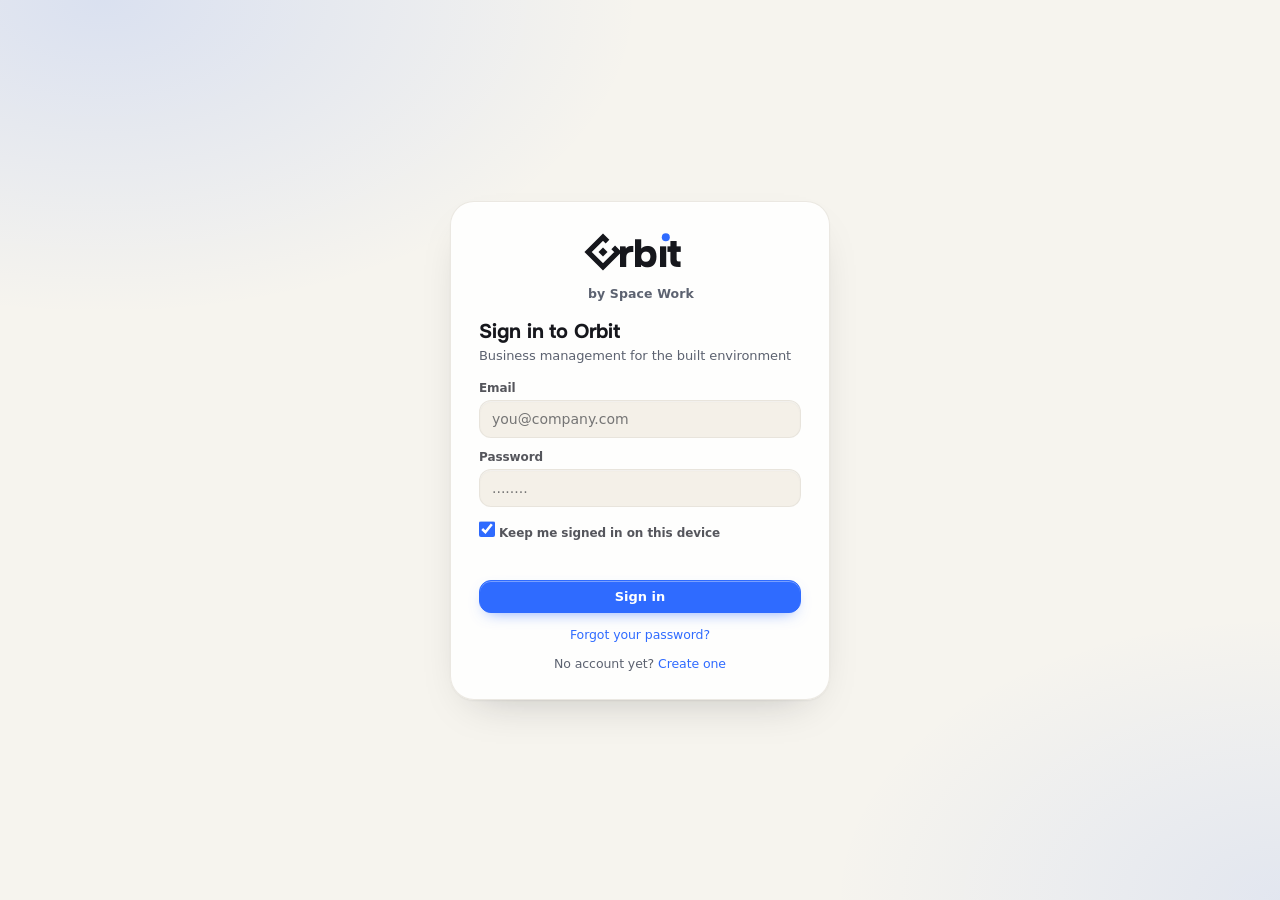
<file: index.html>
<!DOCTYPE html>
<html lang="en">
<head>
  <meta charset="utf-8">
  <meta name="viewport" content="width=device-width, initial-scale=1, viewport-fit=cover">
  <meta name="theme-color" content="#16171c">
  <link rel="manifest" href="manifest.json">
  <meta name="apple-mobile-web-app-capable" content="yes">
  <meta name="apple-mobile-web-app-status-bar-style" content="default">
  <meta name="apple-mobile-web-app-title" content="Orbit">
  <link rel="apple-touch-icon" href="icons/orbit-180.png">
  <title>Orbit - Spacework ERP</title>
  <link rel="icon" type="image/svg+xml" href="data:image/svg+xml,%3Csvg xmlns='http://www.w3.org/2000/svg' viewBox='0 0 100 100'%3E%3Crect width='100' height='100' rx='22' fill='%2316171c'/%3E%3Cpath d='M75.5 38.3L87.2 50L50 87.2L12.8 50L50 12.8L61.3 24.1' fill='none' stroke='%23ffffff' stroke-width='11' stroke-linejoin='miter'/%3E%3Crect x='43' y='43' width='14' height='14' fill='%23ffffff' transform='rotate(45 50 50)'/%3E%3Ccircle cx='68.4' cy='31.2' r='7' fill='%232f6bff'/%3E%3C/svg%3E">
  <link rel="preconnect" href="https://fonts.googleapis.com">
  <link rel="preconnect" href="https://fonts.gstatic.com" crossorigin>
  <link href="https://fonts.googleapis.com/css2?family=Onest:wght@400;500;600;700;800&family=JetBrains+Mono:wght@400;500&family=Nunito:wght@400;600;700;800&family=Lora:ital,wght@0,400;0,600;0,700;1,400&display=swap" rel="stylesheet">
  <!-- app.css loaded with a per-load cache-buster (index.html is served no-cache,
       so this always pulls the latest CSS even behind the zone's 4h asset TTL) -->
  <script>document.write('<link rel="stylesheet" href="css/app.css?t=' + Date.now() + '">');</script>
  <script src="/js/vendor/supabase-js.min.js?v=2.116.0"></script>
</head>
<body>
  <div id="root"><div class="boot">Loading Orbit...</div></div>
  <script>
    (function () {
      var t = Date.now();
      var c = document.createElement("script");
      c.src = "config.js?t=" + t;
      c.onload = function () {
        var a = document.createElement("script");
        a.src = "js/app.js?t=" + t;
        document.body.appendChild(a);
      };
      document.body.appendChild(c);
    })();
  </script>
  <script>if ("serviceWorker" in navigator && location.protocol === "https:") { window.addEventListener("load", function () { navigator.serviceWorker.register("sw.js").catch(function () { }); }); }</script>
</body>
</html>
</file>
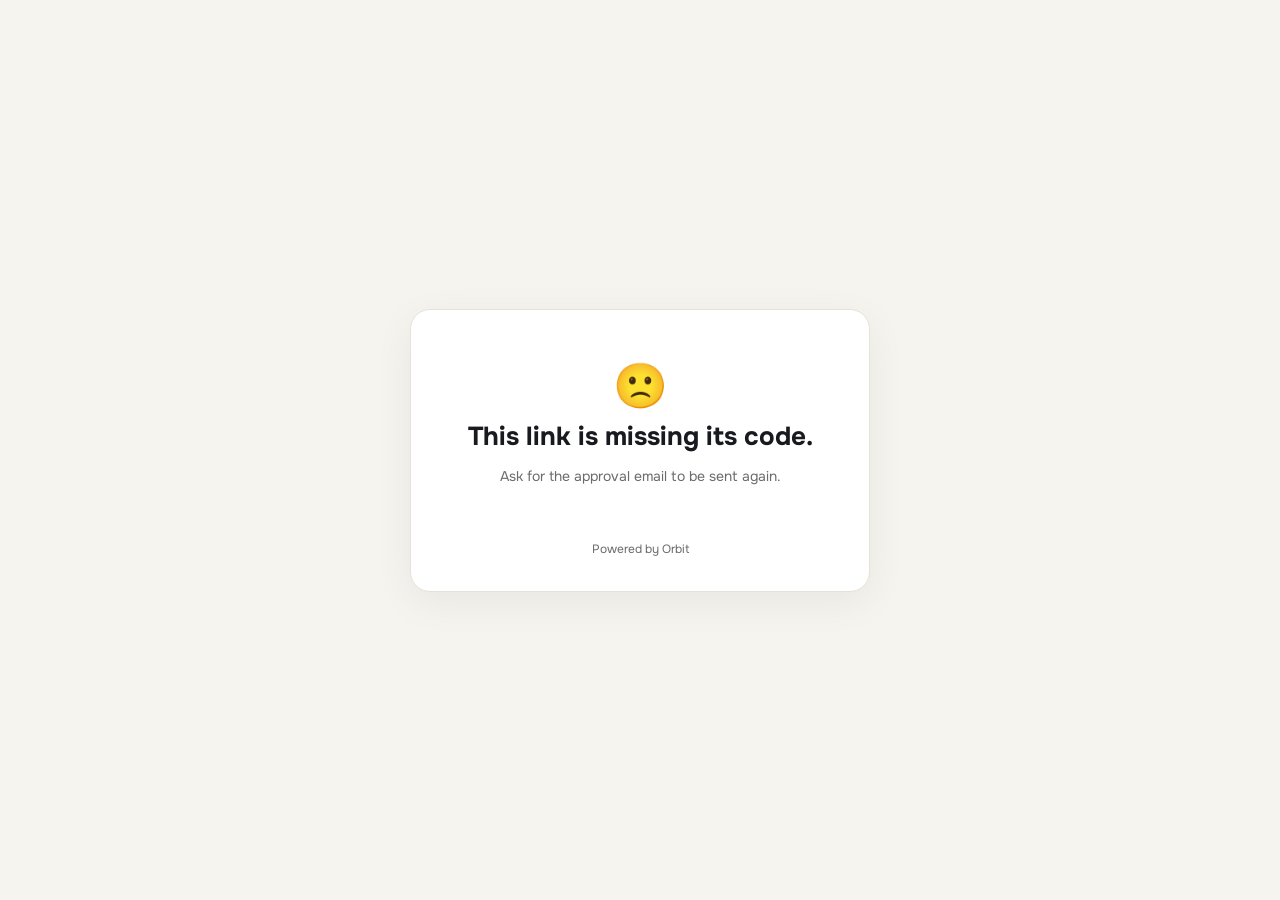
<file: approve.html>
<!DOCTYPE html>
<html lang="en">
<head>
<meta charset="utf-8">
<meta name="viewport" content="width=device-width, initial-scale=1">
<title>Approve or reject</title>
<meta name="robots" content="noindex,nofollow">
<link rel="preconnect" href="https://fonts.googleapis.com">
<link rel="preconnect" href="https://fonts.gstatic.com" crossorigin>
<link href="https://fonts.googleapis.com/css2?family=Onest:wght@400;500;600;700;800&display=swap" rel="stylesheet">
<script src="/js/vendor/supabase-js.min.js?v=2.116.0"></script>
<style>
:root{--paper:#f6f4ef;--card:#fff;--ink:#181a1f;--ink2:#6b6b6b;--line:#e6e2d9;--accent:#2f6bff;--yes:#16a34a;--no:#dc2626}
*{box-sizing:border-box}
body{margin:0;background:var(--paper);color:var(--ink);font-family:Onest,system-ui,sans-serif;display:flex;min-height:100vh;align-items:center;justify-content:center;padding:20px}
.card{background:var(--card);border:1px solid var(--line);border-radius:20px;max-width:460px;width:100%;padding:34px;box-shadow:0 10px 40px rgba(0,0,0,.06)}
.eyebrow{font-size:12px;letter-spacing:2px;text-transform:uppercase;color:var(--accent);font-weight:700}
h1{font-size:26px;margin:6px 0 2px;text-wrap:balance}
.meta{color:var(--ink2);font-size:14px;margin-bottom:22px}
.amt{font-size:34px;font-weight:800;letter-spacing:-.02em;margin:2px 0 4px;font-variant-numeric:tabular-nums}
.rows{border-top:1px solid var(--line);margin:18px 0 4px}
.row{display:flex;justify-content:space-between;gap:14px;padding:9px 0;border-bottom:1px solid var(--line);font-size:14px}
.row .k{color:var(--ink2)}
.row .v{font-weight:600;text-align:right}
.choices{display:grid;grid-template-columns:1fr 1fr;gap:10px;margin:18px 0 0}
.choice{padding:14px 6px;border:2px solid var(--line);border-radius:14px;background:#fff;font:inherit;font-size:15px;font-weight:700;cursor:pointer;text-align:center;color:var(--ink)}
.choice.on[data-v=approved]{border-color:var(--yes);color:var(--yes);background:#f0fdf4}
.choice.on[data-v=rejected]{border-color:var(--no);color:var(--no);background:#fef2f2}
label{display:block;font-size:12.5px;font-weight:600;margin:14px 0 5px}
input{width:100%;padding:11px 13px;border:1px solid var(--line);border-radius:11px;background:#fff;color:var(--ink);font:inherit;font-size:15px}
button.go{width:100%;margin-top:18px;padding:13px;border:none;border-radius:12px;background:var(--ink);color:#fff;font:inherit;font-size:15px;font-weight:700;cursor:pointer}
button.go:disabled{opacity:.5}
.big{text-align:center;padding:14px 0}.big .em{font-size:44px}
.brand{text-align:center;color:var(--ink2);font-size:12px;margin-top:20px}
.err{color:#c0392b;font-size:13px;margin-top:8px;min-height:1px}
.note{font-size:12.5px;color:var(--ink2);margin-top:14px}
</style>
</head>
<body>
<div class="card" id="card"><div class="big"><div class="em">&#9203;</div><p>Loading&hellip;</p></div></div>
<script src="config.js"></script>
<script>
(function(){
  var sb = window.supabase.createClient(window.APP_CONFIG.SUPABASE_URL, window.APP_CONFIG.SUPABASE_ANON_KEY);
  var qs = new URLSearchParams(location.search);
  var token = qs.get("t");
  var preset = qs.get("d");            // Approve / Reject pressed straight from the email
  var card = document.getElementById("card");
  var choice = (preset === "approved" || preset === "rejected") ? preset : null;

  function esc(s){ return (s==null?"":String(s)).replace(/[&<>"]/g,function(c){return {"&":"&amp;","<":"&lt;",">":"&gt;",'"':"&quot;"}[c];}); }
  function done(em, title, sub){ card.innerHTML='<div class="big"><div class="em">'+em+'</div><h1>'+esc(title)+'</h1>'+(sub?'<p class="meta">'+esc(sub)+'</p>':'')+'</div><div class="brand">Powered by Orbit</div>'; }
  function fail(msg, sub){ done("&#128577;", msg, sub); }
  function money(v, cur){ var n=Number(v||0); return (cur?cur+" ":"")+n.toLocaleString("en-US",{minimumFractionDigits:2,maximumFractionDigits:2}); }
  // Must match APPR_DOC_LABEL in js/app.js
  var DOC = { purchase_order:"Purchase order", sales_order:"Sales order", vendor_bill:"Vendor bill", customer_invoice:"Customer invoice", subcontract:"Subcontract", variation:"Variation", expense:"Expense", journal_entry:"Journal entry", payroll:"Payroll run" };

  if(!token){ fail("This link is missing its code.", "Ask for the approval email to be sent again."); return; }

  sb.rpc("approval_lookup",{p_token:token}).then(function(r){
    if(r.error || !r.data || !r.data.length){ fail("We couldn't find this request.", "The link may have expired, or the request was withdrawn."); return; }
    render(r.data[0]);
  });

  function render(a){
    if(a.status && a.status !== "pending"){
      var was = a.status === "approved" ? "approved" : "rejected";
      done(a.status==="approved"?"&#9989;":"&#128683;", "Already " + was,
        (a.decided_by ? was.charAt(0).toUpperCase()+was.slice(1)+" by "+a.decided_by : "This request has already been decided") + (a.decided_at ? " on "+new Date(a.decided_at).toLocaleDateString("en-GB",{day:"numeric",month:"long",year:"numeric"}) : "") + ".");
      return;
    }
    if(a.expired){ fail("This link has expired.", "Ask for the approval email to be sent again, or decide it inside Orbit."); return; }

    var rows = [
      ["Document", (DOC[a.doc_type] || a.doc_type || "Document") + (a.doc_number ? " " + a.doc_number : "")],
      ["Requested by", a.requested_by || "-"],
      ["Company", a.company_name || "-"],
      ["Raised", a.created_at ? new Date(a.created_at).toLocaleDateString("en-GB",{day:"numeric",month:"long",year:"numeric"}) : "-"]
    ];
    card.innerHTML =
      '<div class="eyebrow">Approval needed</div>'+
      '<h1>'+esc((DOC[a.doc_type]||a.doc_type||"Document")+(a.doc_number?" "+a.doc_number:""))+'</h1>'+
      (a.doc_amount != null ? '<div class="amt">'+esc(money(a.doc_amount, a.currency_code))+'</div>' : '')+
      '<div class="meta">'+esc(a.rule_name || "Needs your approval")+'</div>'+
      '<div class="rows">'+rows.map(function(r){ return '<div class="row"><span class="k">'+esc(r[0])+'</span><span class="v">'+esc(r[1])+'</span></div>'; }).join("")+'</div>'+
      '<div class="choices">'+
        '<button class="choice'+(choice==="approved"?" on":"")+'" data-v="approved">Approve</button>'+
        '<button class="choice'+(choice==="rejected"?" on":"")+'" data-v="rejected">Reject</button>'+
      '</div>'+
      '<label>Add a note <span style="font-weight:400;color:var(--ink2)">(optional)</span></label><input id="a-note" placeholder="Anything the requester should know">'+
      '<div class="err" id="a-err"></div>'+
      '<button class="go" id="a-go">Confirm my decision</button>'+
      '<div class="note">You are deciding as <b>'+esc(a.approver_email || "the named approver")+'</b>. This link works once and is recorded against your name.</div>'+
      '<div class="brand">Powered by Orbit</div>';
    card.querySelectorAll(".choice").forEach(function(b){ b.onclick=function(){ choice=b.dataset.v; card.querySelectorAll(".choice").forEach(function(x){x.classList.toggle("on",x===b);}); }; });
    document.getElementById("a-go").onclick = submit;
  }

  function submit(){
    if(!choice){ document.getElementById("a-err").textContent="Please choose Approve or Reject."; return; }
    var btn=document.getElementById("a-go"); btn.disabled=true; btn.textContent="Saving…";
    var note=(document.getElementById("a-note")||{}).value||"";
    sb.rpc("approval_decide",{p_token:token,p_decision:choice,p_note:note.trim()}).then(function(r){
      var out = r.data;
      if(r.error){ document.getElementById("a-err").textContent="Something went wrong: "+r.error.message; btn.disabled=false; btn.textContent="Confirm my decision"; return; }
      if(out && out.ok === false){
        if(out.reason === "already"){ done("&#9989;","Already decided","Someone got there first - this request is already "+esc(out.status)+"."); return; }
        if(out.reason === "expired"){ fail("This link has expired.","Ask for the approval email to be sent again, or decide it inside Orbit."); return; }
        fail("We couldn't record that.", "Please decide it inside Orbit instead.");
        return;
      }
      if(choice==="approved") done("&#9989;","Approved","Thank you. The requester has been told and can now post it.");
      else done("&#128683;","Rejected","Thank you. The requester has been told it will not go ahead.");
    });
  }
})();
</script>
</body>
</html>
</file>
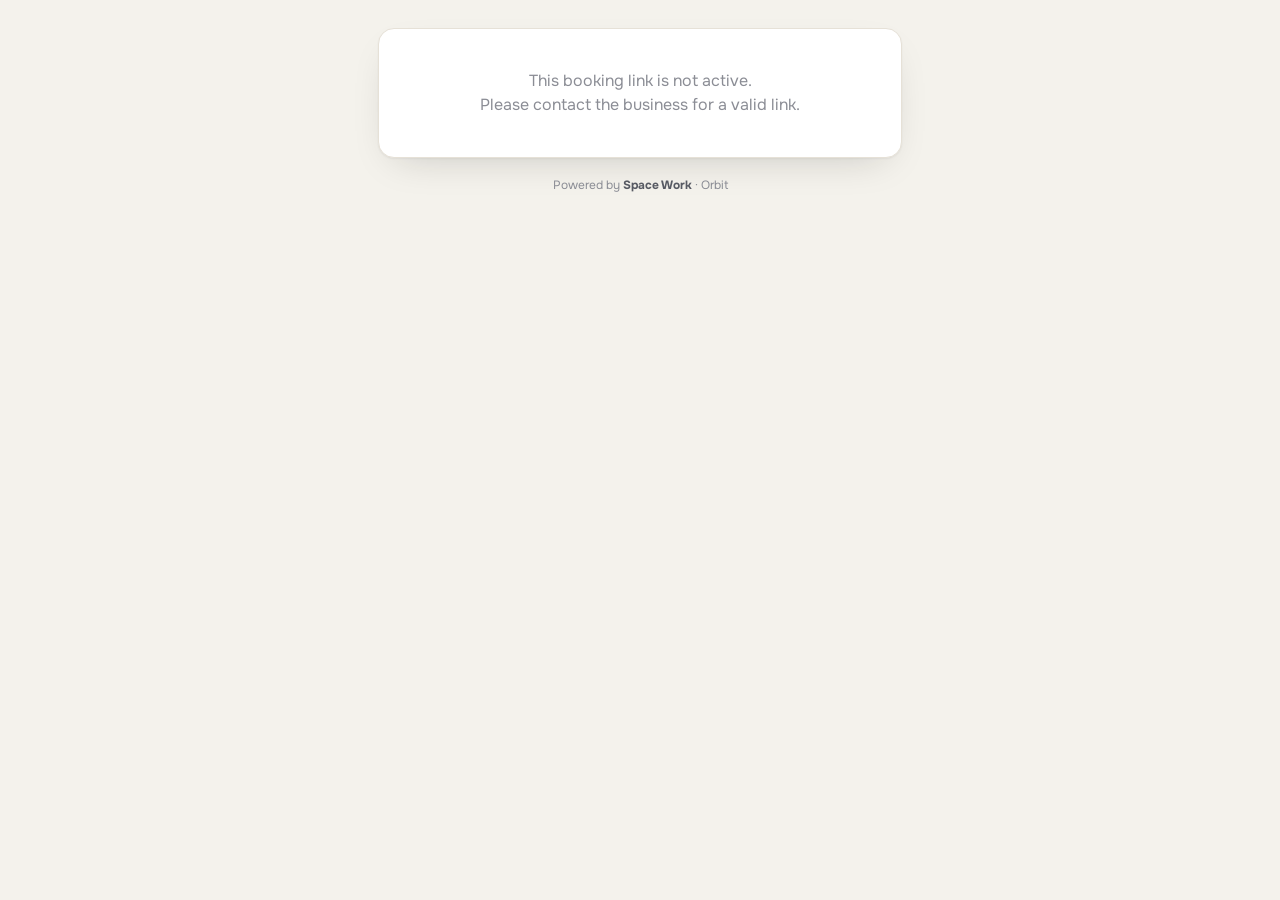
<file: book.html>
<!doctype html>
<html lang="en">
<head>
<meta charset="utf-8">
<meta name="viewport" content="width=device-width, initial-scale=1">
<title>Book an appointment</title>
<link rel="preconnect" href="https://fonts.googleapis.com"><link rel="preconnect" href="https://fonts.gstatic.com" crossorigin>
<link rel="stylesheet" href="https://fonts.googleapis.com/css2?family=Onest:wght@400;500;600;700;800&display=swap">
<style>
:root{--paper:#f4f2ec;--surface:#fff;--surf2:#f5f2ec;--ink:#191a1f;--ink2:#575a63;--ink3:#8b8d95;--line:#e6e1d7;--accent:#2f6bff;--accent-ink:#1f4fd6;--accent-soft:#e8edff;--good:#0e9f6e;--sans:'Onest',system-ui,-apple-system,Segoe UI,Roboto,sans-serif}
*{box-sizing:border-box}
body{margin:0;background:var(--paper);color:var(--ink);font-family:var(--sans);line-height:1.5;-webkit-font-smoothing:antialiased}
.wrap{max-width:560px;margin:0 auto;padding:28px 18px 60px}
.card{background:var(--surface);border:1px solid var(--line);border-radius:16px;box-shadow:0 1px 2px rgba(24,22,18,.05),0 14px 40px -18px rgba(24,22,18,.22);overflow:hidden}
.head{padding:22px 22px 18px;border-bottom:1px solid var(--line)}
.biz{font-size:22px;font-weight:800;letter-spacing:-.02em}
.sub{font-size:13.5px;color:var(--ink2);margin-top:3px}
.body{padding:20px 22px 24px;display:flex;flex-direction:column;gap:20px}
.step-l{font-size:11.5px;font-weight:700;letter-spacing:.08em;text-transform:uppercase;color:var(--ink3);margin-bottom:9px}
.svcs{display:flex;flex-direction:column;gap:9px}
.svc{display:flex;align-items:center;gap:12px;text-align:left;width:100%;border:1px solid var(--line);border-radius:12px;background:var(--surf2);padding:13px 15px;cursor:pointer;font:inherit;transition:.12s}
.svc:hover{border-color:var(--ink3)}
.svc.sel{border-color:var(--accent);background:var(--accent-soft);box-shadow:0 0 0 3px var(--accent-soft)}
.svc-b{flex:1}
.svc-n{font-size:15px;font-weight:700}
.svc-m{font-size:12.5px;color:var(--ink2);margin-top:1px}
.svc-p{font-size:15px;font-weight:700;font-variant-numeric:tabular-nums}
input,select{width:100%;height:44px;border:1px solid var(--line);border-radius:11px;background:var(--surf2);color:var(--ink);font:inherit;font-size:15px;padding:0 13px}
input:focus,select:focus{outline:none;border-color:var(--accent);background:var(--surface);box-shadow:0 0 0 3px var(--accent-soft)}
label{display:block;font-size:12.5px;font-weight:600;color:var(--ink2);margin-bottom:6px}
.slots{display:grid;grid-template-columns:repeat(auto-fill,minmax(84px,1fr));gap:8px}
.slot{height:40px;border:1px solid var(--line);border-radius:10px;background:var(--surf2);color:var(--ink);font:inherit;font-size:14px;font-weight:600;cursor:pointer;transition:.1s}
.slot:hover{border-color:var(--ink3)}
.slot.sel{background:var(--accent);border-color:var(--accent);color:#fff}
.slot.none{grid-column:1/-1;border:none;background:none;color:var(--ink3);font-weight:500;font-size:13.5px;height:auto;text-align:left;cursor:default}
.row2{display:grid;grid-template-columns:1fr 1fr;gap:12px}
.btn{width:100%;height:50px;border:none;border-radius:12px;background:var(--accent);color:#fff;font:inherit;font-size:16px;font-weight:700;cursor:pointer;box-shadow:0 2px 6px rgba(47,107,255,.3),0 8px 20px -6px rgba(47,107,255,.4)}
.btn:hover{filter:brightness(1.05)}
.btn:disabled{opacity:.5;cursor:not-allowed;box-shadow:none}
.msg{font-size:13.5px;padding:11px 14px;border-radius:10px}
.msg.err{background:#fce8e8;color:#c0392b}
.foot{text-align:center;font-size:12px;color:var(--ink3);margin-top:18px}
.foot b{color:var(--ink2)}
.done{text-align:center;padding:30px 22px}
.done .tick{width:64px;height:64px;border-radius:50%;background:var(--good);display:grid;place-items:center;margin:0 auto 16px}
.done .tick svg{width:34px;height:34px;stroke:#fff;fill:none;stroke-width:3;stroke-linecap:round;stroke-linejoin:round}
.done h2{font-size:22px;font-weight:800;margin:0 0 6px}
.done p{font-size:14.5px;color:var(--ink2);margin:0 0 4px}
.done .ref{font-family:ui-monospace,monospace;font-size:13px;color:var(--ink3);margin-top:8px}
.skel{color:var(--ink3);text-align:center;padding:40px}
@media(max-width:480px){.row2{grid-template-columns:1fr}}
</style>
</head>
<body>
<div class="wrap">
  <div class="card" id="card"><div class="skel" id="skel">Loading&hellip;</div></div>
  <div class="foot">Powered by <b>Space Work</b> &middot; Orbit</div>
</div>
<script>
var SUPABASE_URL="https://hlkwzbkgkwywomuvilwe.supabase.co";
var ANON="eyJhbGciOiJIUzI1NiIsInR5cCI6IkpXVCJ9.eyJpc3MiOiJzdXBhYmFzZSIsInJlZiI6Imhsa3d6Ymtna3d5d29tdXZpbHdlIiwicm9sZSI6ImFub24iLCJpYXQiOjE3ODYyODU0MDMsImV4cCI6MjEwMTg2MTQwM30.1JJ_2f7_t_N5jjZ5Xg4sNmQ4tgvmKqHaRuTUt-DQlKA";
function H(){return{apikey:ANON,Authorization:"Bearer "+ANON,"Content-Type":"application/json"};}
function rpc(fn,body){return fetch(SUPABASE_URL+"/rest/v1/rpc/"+fn,{method:"POST",headers:H(),body:JSON.stringify(body)});}
function esc(s){return String(s==null?"":s).replace(/[&<>"]/g,function(c){return{"&":"&amp;","<":"&lt;",">":"&gt;",'"':"&quot;"}[c];});}
function money(n,cur){return (cur?cur+" ":"")+Number(n||0).toLocaleString("en-US",{minimumFractionDigits:0,maximumFractionDigits:0});}
var slug=new URLSearchParams(location.search).get("s")||"";
var INFO=null, state={service:null, date:"", slot:""};

function ymdLocal(d){return d.getFullYear()+"-"+("0"+(d.getMonth()+1)).slice(-2)+"-"+("0"+d.getDate()).slice(-2);}
function fmtMin(m){var h=Math.floor(m/60),mm=m%60;var ap=h>=12?"PM":"AM",h12=h%12||12;return h12+":"+(mm<10?"0":"")+mm+" "+ap;}
function build(){
  var el=document.getElementById("card");
  if(!INFO){ el.innerHTML='<div class="skel">This booking link is not active.<br>Please contact the business for a valid link.</div>'; return; }
  var svcSel=state.service;
  var svcHtml=INFO.services.map(function(s){var on=svcSel&&svcSel.id===s.id;return '<button class="svc'+(on?' sel':'')+'" data-id="'+s.id+'"><div class="svc-b"><div class="svc-n">'+esc(s.name)+'</div><div class="svc-m">'+(s.duration_min||30)+' min</div></div>'+(Number(s.price)>0?'<div class="svc-p">'+esc(money(s.price,s.currency_code||INFO.currency))+'</div>':'')+'</button>';}).join("");
  var slotsHtml="";
  if(svcSel && state.date){
    var d=new Date(state.date+"T00:00:00"); var wd=d.getDay();
    var av=INFO.availability.filter(function(a){return a.weekday===wd;});
    var dur=Number(svcSel.duration_min)||30, step=Math.max(dur,15), out=[];
    var now=new Date();
    av.forEach(function(a){ for(var m=a.start_min;m+dur<=a.end_min;m+=step){ var st=new Date(state.date+"T00:00:00"); st.setMinutes(m); if(st>now){ out.push({m:m,iso:st.toISOString()}); } } });
    slotsHtml = out.length ? out.map(function(s){var on=state.slot===s.iso;return '<button class="slot'+(on?' sel':'')+'" data-iso="'+s.iso+'">'+esc(fmtMin(s.m))+'</button>';}).join("") : '<div class="slot none">No times available on that day. Try another date.</div>';
  }
  el.innerHTML='<div class="head"><div class="biz">'+esc(INFO.business)+'</div><div class="sub">Book your '+esc((INFO.term_appointment||"appointment").toLowerCase())+' below.</div></div>'
    +'<div class="body">'
    +'<div><div class="step-l">1 &middot; Choose a service</div><div class="svcs">'+svcHtml+'</div></div>'
    +(svcSel?'<div><div class="step-l">2 &middot; Pick a date</div><input type="date" id="f-date" min="'+ymdLocal(new Date())+'" value="'+esc(state.date)+'"></div>':'')
    +(svcSel&&state.date?'<div><div class="step-l">3 &middot; Pick a time</div><div class="slots">'+slotsHtml+'</div></div>':'')
    +(state.slot?'<div><div class="step-l">4 &middot; Your details</div><div style="display:flex;flex-direction:column;gap:12px"><div><label>Full name</label><input id="f-name" placeholder="Your name"></div><div class="row2"><div><label>Email</label><input id="f-email" type="email" placeholder="you@email.com"></div><div><label>Phone</label><input id="f-phone" placeholder="Mobile"></div></div></div></div>':'')
    +'<div id="msg"></div>'
    +(state.slot?'<button class="btn" id="f-book">Confirm booking</button>':'')
    +'</div>';
  el.querySelectorAll(".svc").forEach(function(b){b.onclick=function(){state.service=INFO.services.filter(function(s){return s.id===b.dataset.id;})[0];state.slot="";build();};});
  var dt=document.getElementById("f-date"); if(dt) dt.onchange=function(){state.date=this.value;state.slot="";build();};
  el.querySelectorAll(".slot[data-iso]").forEach(function(b){b.onclick=function(){state.slot=b.dataset.iso;build();};});
  var bk=document.getElementById("f-book"); if(bk) bk.onclick=submit;
}
async function submit(){
  var name=(document.getElementById("f-name")||{}).value||"", email=(document.getElementById("f-email")||{}).value||"", phone=(document.getElementById("f-phone")||{}).value||"";
  var msg=document.getElementById("msg");
  if(name.trim().length<2){ msg.innerHTML='<div class="msg err">Please enter your name.</div>'; return; }
  var bk=document.getElementById("f-book"); bk.disabled=true; bk.textContent="Booking…";
  try{
    var r=await rpc("public_book_appointment",{p_slug:slug,p_service:state.service.id,p_start:state.slot,p_name:name,p_email:email,p_phone:phone});
    var d=await r.json();
    if(!r.ok||(d&&d.message)){ throw new Error((d&&(d.message||d.hint))||"Could not book. Please try again."); }
    var when=new Date(state.slot);
    document.getElementById("card").innerHTML='<div class="done"><div class="tick"><svg viewBox="0 0 24 24"><path d="M5 13l4 4L19 7"/></svg></div><h2>You’re booked!</h2><p>'+esc(state.service.name)+'</p><p>'+esc(when.toLocaleDateString(undefined,{weekday:"long",month:"long",day:"numeric"}))+' at '+esc(when.toLocaleTimeString([], {hour:"numeric",minute:"2-digit"}))+'</p><div class="ref">Ref '+esc(d.number||"")+'</div></div>';
  }catch(e){ msg.innerHTML='<div class="msg err">'+esc(e.message)+'</div>'; bk.disabled=false; bk.textContent="Confirm booking"; }
}
(async function(){
  if(!slug){ INFO=null; build(); return; }
  try{ var r=await rpc("public_appt_info",{p_slug:slug}); INFO=await r.json(); }catch(e){ INFO=null; }
  build();
})();
</script>
</body>
</html>
</file>
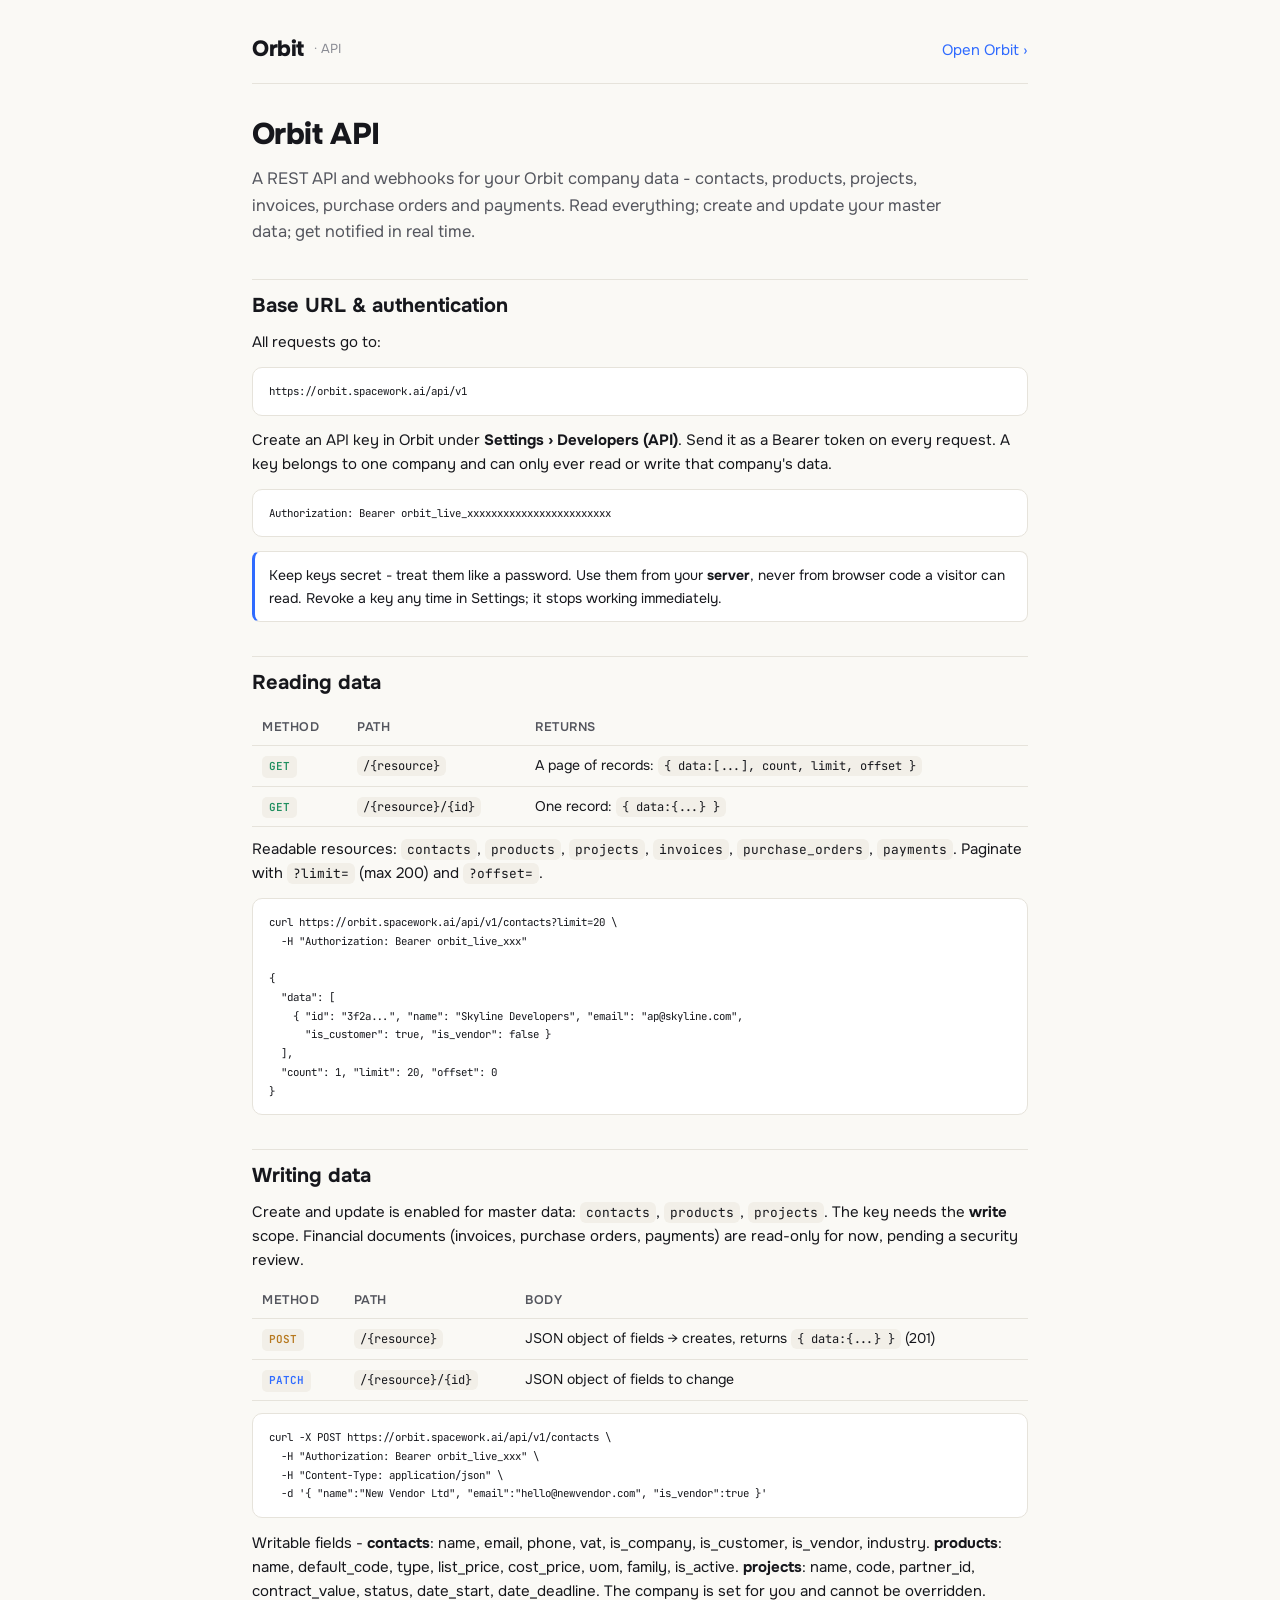
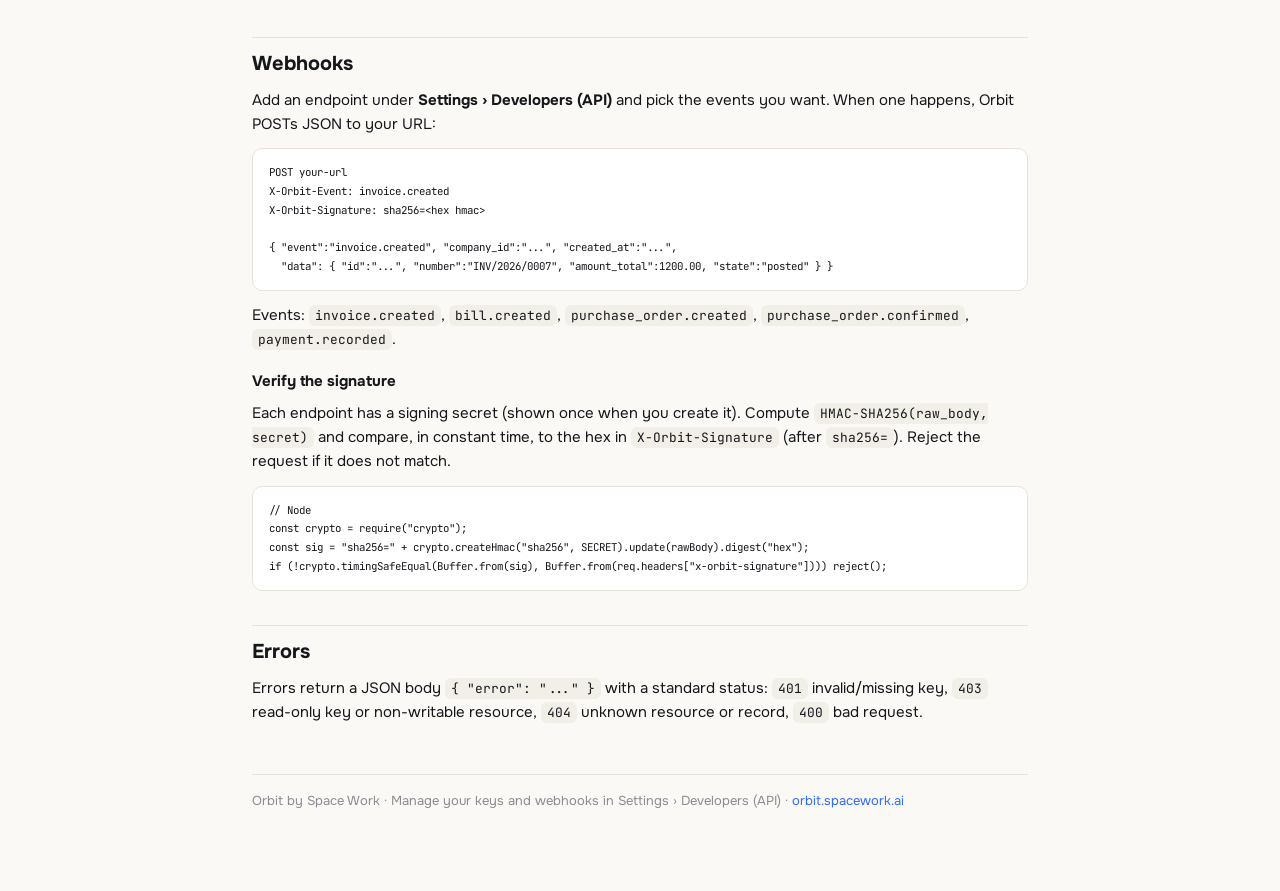
<file: developers.html>
<!doctype html>
<html lang="en">
<head>
<meta charset="utf-8">
<meta name="viewport" content="width=device-width, initial-scale=1">
<title>Orbit API - Developer Docs</title>
<link rel="preconnect" href="https://fonts.googleapis.com"><link rel="preconnect" href="https://fonts.gstatic.com" crossorigin>
<link rel="stylesheet" href="https://fonts.googleapis.com/css2?family=Onest:wght@400;500;600;700;800&family=JetBrains+Mono:wght@400;600&display=swap">
<style>
  :root{--ink:#16171c;--ink2:#54565e;--ink3:#8a8c94;--line:#e6e3db;--paper:#faf9f5;--panel:#fff;--panel2:#f2efe8;--accent:#2f6bff;--ok:#1f8f5f;--mono:'JetBrains Mono',ui-monospace,Menlo,monospace}
  @media (prefers-color-scheme:dark){:root{--ink:#eceef2;--ink2:#a7abb4;--ink3:#767a83;--line:#2c2f37;--paper:#141519;--panel:#1c1e24;--panel2:#23262d}}
  *{box-sizing:border-box}
  body{margin:0;background:var(--paper);color:var(--ink);font-family:'Onest',system-ui,-apple-system,Segoe UI,Roboto,sans-serif;line-height:1.6;font-size:15px}
  .wrap{max-width:820px;margin:0 auto;padding:32px 22px 80px}
  header.top{display:flex;align-items:center;gap:10px;border-bottom:1px solid var(--line);padding-bottom:16px;margin-bottom:8px}
  .mark{font-size:22px;font-weight:800;letter-spacing:-.02em}
  .by{color:var(--ink3);font-size:13px}
  h1{font-size:30px;font-weight:800;letter-spacing:-.02em;margin:26px 0 6px}
  h2{font-size:20px;font-weight:700;margin:34px 0 8px;padding-top:10px;border-top:1px solid var(--line)}
  h3{font-size:15px;font-weight:700;margin:18px 0 4px}
  p{margin:8px 0}
  a{color:var(--accent);text-decoration:none}a:hover{text-decoration:underline}
  code{font-family:var(--mono);font-size:.86em;background:var(--panel2);padding:2px 6px;border-radius:6px}
  pre{background:var(--panel);border:1px solid var(--line);border-radius:10px;padding:14px 16px;overflow-x:auto;font-family:var(--mono);font-size:12.5px;line-height:1.5}
  pre code{background:none;padding:0}
  .lede{font-size:16.5px;color:var(--ink2);max-width:64ch}
  table{border-collapse:collapse;width:100%;margin:10px 0;font-size:14px}
  th,td{text-align:left;padding:8px 10px;border-bottom:1px solid var(--line);vertical-align:top}
  th{color:var(--ink2);font-weight:600;font-size:12.5px;text-transform:uppercase;letter-spacing:.04em}
  .m{display:inline-block;font-family:var(--mono);font-size:11px;font-weight:600;padding:2px 7px;border-radius:5px;background:var(--panel2);color:var(--ink2)}
  .m.get{color:#1f8f5f}.m.post{color:#b7791f}.m.patch{color:#2f6bff}
  .note{background:var(--panel);border:1px solid var(--line);border-left:3px solid var(--accent);border-radius:8px;padding:12px 14px;margin:14px 0;font-size:14px}
  footer{margin-top:50px;border-top:1px solid var(--line);padding-top:16px;color:var(--ink3);font-size:13px}
</style>
</head>
<body>
<div class="wrap">
  <header class="top"><span class="mark">Orbit</span><span class="by">&middot; API</span><span style="margin-left:auto"><a href="https://orbit.spacework.ai/">Open Orbit &rsaquo;</a></span></header>

  <h1>Orbit API</h1>
  <p class="lede">A REST API and webhooks for your Orbit company data - contacts, products, projects, invoices, purchase orders and payments. Read everything; create and update your master data; get notified in real time.</p>

  <h2>Base URL &amp; authentication</h2>
  <p>All requests go to:</p>
  <pre><code>https://orbit.spacework.ai/api/v1</code></pre>
  <p>Create an API key in Orbit under <b>Settings &rsaquo; Developers (API)</b>. Send it as a Bearer token on every request. A key belongs to one company and can only ever read or write that company's data.</p>
  <pre><code>Authorization: Bearer orbit_live_xxxxxxxxxxxxxxxxxxxxxxxx</code></pre>
  <div class="note">Keep keys secret - treat them like a password. Use them from your <b>server</b>, never from browser code a visitor can read. Revoke a key any time in Settings; it stops working immediately.</div>

  <h2>Reading data</h2>
  <table>
    <tr><th>Method</th><th>Path</th><th>Returns</th></tr>
    <tr><td><span class="m get">GET</span></td><td><code>/{resource}</code></td><td>A page of records: <code>{ data:[...], count, limit, offset }</code></td></tr>
    <tr><td><span class="m get">GET</span></td><td><code>/{resource}/{id}</code></td><td>One record: <code>{ data:{...} }</code></td></tr>
  </table>
  <p>Readable resources: <code>contacts</code>, <code>products</code>, <code>projects</code>, <code>invoices</code>, <code>purchase_orders</code>, <code>payments</code>. Paginate with <code>?limit=</code> (max 200) and <code>?offset=</code>.</p>
  <pre><code>curl https://orbit.spacework.ai/api/v1/contacts?limit=20 \
  -H "Authorization: Bearer orbit_live_xxx"

{
  "data": [
    { "id": "3f2a...", "name": "Skyline Developers", "email": "ap@skyline.com",
      "is_customer": true, "is_vendor": false }
  ],
  "count": 1, "limit": 20, "offset": 0
}</code></pre>

  <h2>Writing data</h2>
  <p>Create and update is enabled for master data: <code>contacts</code>, <code>products</code>, <code>projects</code>. The key needs the <b>write</b> scope. Financial documents (invoices, purchase orders, payments) are read-only for now, pending a security review.</p>
  <table>
    <tr><th>Method</th><th>Path</th><th>Body</th></tr>
    <tr><td><span class="m post">POST</span></td><td><code>/{resource}</code></td><td>JSON object of fields &rarr; creates, returns <code>{ data:{...} }</code> (201)</td></tr>
    <tr><td><span class="m patch">PATCH</span></td><td><code>/{resource}/{id}</code></td><td>JSON object of fields to change</td></tr>
  </table>
  <pre><code>curl -X POST https://orbit.spacework.ai/api/v1/contacts \
  -H "Authorization: Bearer orbit_live_xxx" \
  -H "Content-Type: application/json" \
  -d '{ "name":"New Vendor Ltd", "email":"hello@newvendor.com", "is_vendor":true }'</code></pre>
  <p>Writable fields - <b>contacts</b>: name, email, phone, vat, is_company, is_customer, is_vendor, industry. <b>products</b>: name, default_code, type, list_price, cost_price, uom, family, is_active. <b>projects</b>: name, code, partner_id, contract_value, status, date_start, date_deadline. The company is set for you and cannot be overridden.</p>

  <h2>Webhooks</h2>
  <p>Add an endpoint under <b>Settings &rsaquo; Developers (API)</b> and pick the events you want. When one happens, Orbit POSTs JSON to your URL:</p>
  <pre><code>POST your-url
X-Orbit-Event: invoice.created
X-Orbit-Signature: sha256=&lt;hex hmac&gt;

{ "event":"invoice.created", "company_id":"...", "created_at":"...",
  "data": { "id":"...", "number":"INV/2026/0007", "amount_total":1200.00, "state":"posted" } }</code></pre>
  <p>Events: <code>invoice.created</code>, <code>bill.created</code>, <code>purchase_order.created</code>, <code>purchase_order.confirmed</code>, <code>payment.recorded</code>.</p>
  <h3>Verify the signature</h3>
  <p>Each endpoint has a signing secret (shown once when you create it). Compute <code>HMAC-SHA256(raw_body, secret)</code> and compare, in constant time, to the hex in <code>X-Orbit-Signature</code> (after <code>sha256=</code>). Reject the request if it does not match.</p>
  <pre><code>// Node
const crypto = require("crypto");
const sig = "sha256=" + crypto.createHmac("sha256", SECRET).update(rawBody).digest("hex");
if (!crypto.timingSafeEqual(Buffer.from(sig), Buffer.from(req.headers["x-orbit-signature"]))) reject();</code></pre>

  <h2>Errors</h2>
  <p>Errors return a JSON body <code>{ "error": "..." }</code> with a standard status: <code>401</code> invalid/missing key, <code>403</code> read-only key or non-writable resource, <code>404</code> unknown resource or record, <code>400</code> bad request.</p>

  <footer>Orbit by Space Work &middot; Manage your keys and webhooks in Settings &rsaquo; Developers (API) &middot; <a href="https://orbit.spacework.ai/">orbit.spacework.ai</a></footer>
</div>
</body>
</html>
</file>
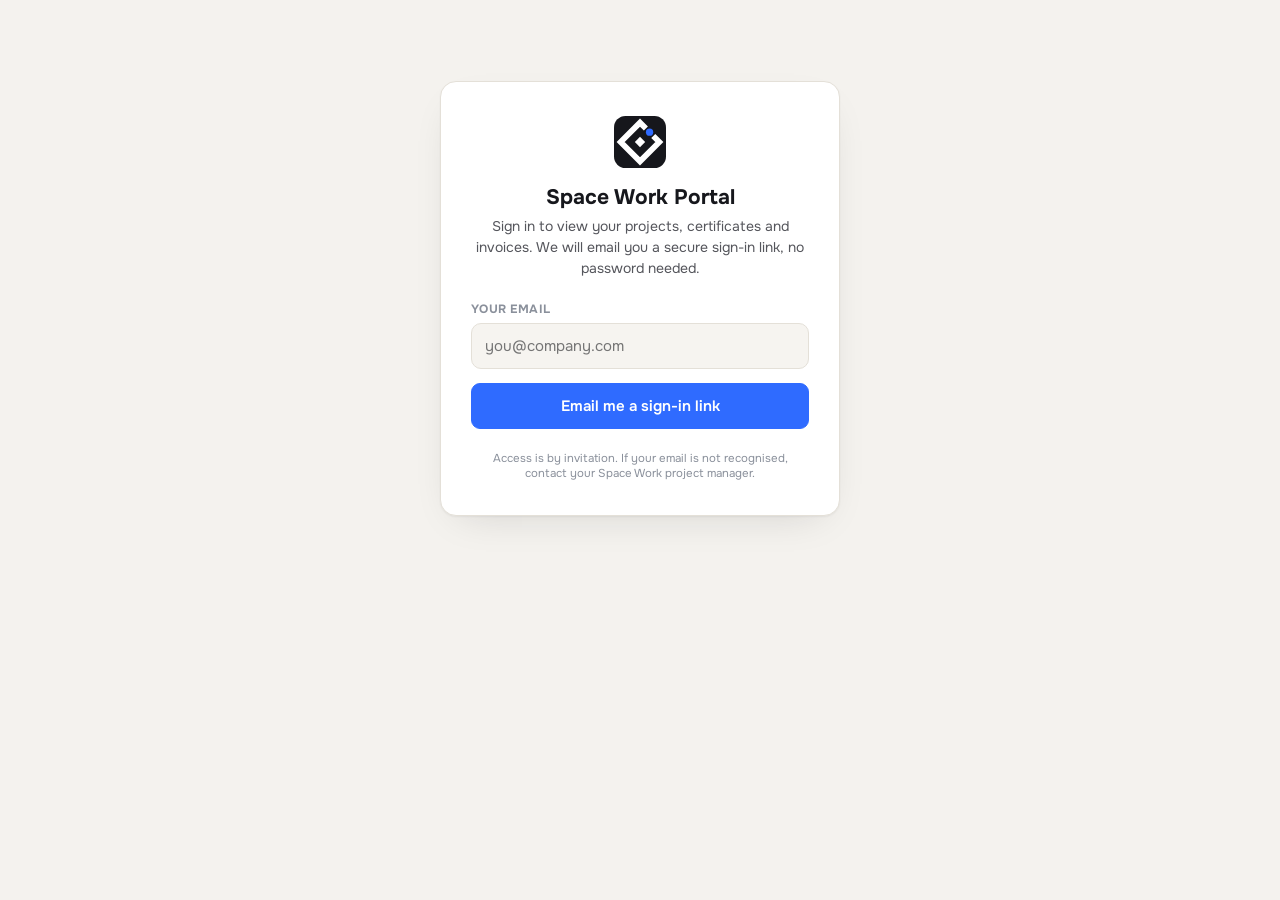
<file: portal.html>
<!DOCTYPE html>
<html lang="en">
<head>
  <meta charset="utf-8">
  <meta name="viewport" content="width=device-width, initial-scale=1">
  <title>Space Work Portal</title>
  <link rel="icon" type="image/svg+xml" href="data:image/svg+xml,%3Csvg xmlns='http://www.w3.org/2000/svg' viewBox='0 0 100 100'%3E%3Crect width='100' height='100' rx='22' fill='%2316171c'/%3E%3Cpath d='M75.5 38.3L87.2 50L50 87.2L12.8 50L50 12.8L61.3 24.1' fill='none' stroke='%23ffffff' stroke-width='11' stroke-linejoin='miter'/%3E%3Crect x='43' y='43' width='14' height='14' fill='%23ffffff' transform='rotate(45 50 50)'/%3E%3Ccircle cx='68.4' cy='31.2' r='7' fill='%232f6bff'/%3E%3C/svg%3E">
  <link rel="preconnect" href="https://fonts.googleapis.com">
  <link rel="preconnect" href="https://fonts.gstatic.com" crossorigin>
  <link href="https://fonts.googleapis.com/css2?family=Onest:wght@400;500;600;700;800&display=swap" rel="stylesheet">
  <script src="/js/vendor/supabase-js.min.js?v=2.116.0"></script>
  <style>
    :root{--bg:#f4f2ee;--panel:#fff;--panel2:#f6f4f0;--ink:#16171c;--ink2:#55565c;--ink3:#8a909b;--line:#e4e0d8;--accent:#2f6bff;--accent2:#1f4fd6;--good:#0ea66f;--good-s:#e4f6ee;--warn:#c58217;--bad:#f4573d;--bad-s:#fdeae6;--sh:0 1px 2px rgba(22,23,28,.05),0 14px 40px -20px rgba(22,23,28,.18)}
    *{box-sizing:border-box}
    body{margin:0;font-family:Onest,system-ui,sans-serif;background:var(--bg);color:var(--ink);-webkit-font-smoothing:antialiased}
    .wrap{max-width:960px;margin:0 auto;padding:0 20px}
    a{color:var(--accent)}
    /* header */
    header{background:var(--ink);color:#fff}
    .hdr{display:flex;align-items:center;gap:14px;padding:16px 0}
    .mark{width:30px;height:30px;flex:none}
    .brand{font-weight:800;font-size:16px;letter-spacing:-.01em}
    .brand small{display:block;font-weight:500;font-size:11px;color:#b9bcc4;letter-spacing:.02em}
    .hdr-r{margin-left:auto;display:flex;align-items:center;gap:14px}
    .who{text-align:right;font-size:12.5px;line-height:1.3}
    .who b{font-size:13.5px}
    .who span{color:#b9bcc4}
    .btn{border:1px solid var(--line);background:var(--panel);color:var(--ink);border-radius:9px;padding:9px 15px;font:inherit;font-size:14px;font-weight:600;cursor:pointer}
    .btn:hover{border-color:var(--ink3)}
    .btn.pri{background:var(--accent);border-color:var(--accent);color:#fff}
    .btn.pri:hover{background:var(--accent2)}
    .btn.ghost{background:transparent;border-color:#3a3b42;color:#fff}
    .btn.ghost:hover{border-color:#6a6c75}
    /* sign in */
    .signin{max-width:400px;margin:9vh auto;background:var(--panel);border:1px solid var(--line);border-radius:16px;box-shadow:var(--sh);padding:34px 30px;text-align:center}
    .signin .mark2{width:52px;height:52px;margin:0 auto 16px;display:block}
    .signin h1{font-size:21px;margin:0 0 6px}
    .signin p{color:var(--ink2);font-size:14px;margin:0 0 22px;line-height:1.5}
    .signin label{display:block;text-align:left;font-size:12px;font-weight:700;text-transform:uppercase;letter-spacing:.04em;color:var(--ink3);margin-bottom:6px}
    .signin input{width:100%;border:1px solid var(--line);border-radius:10px;padding:12px 13px;font:inherit;font-size:15px;background:var(--panel2);color:var(--ink);margin-bottom:14px}
    .signin input:focus{outline:none;border-color:var(--accent)}
    .signin .btn{width:100%;padding:12px;font-size:15px}
    .msg{font-size:13.5px;margin-top:16px;padding:11px 13px;border-radius:10px;line-height:1.45}
    .msg.ok{background:var(--good-s);color:#0a7a52}
    .msg.err{background:var(--bad-s);color:#b3311f}
    .foot{margin-top:22px;font-size:11.5px;color:var(--ink3)}
    /* dashboard */
    main{padding:26px 0 60px}
    .pagehead{margin:0 0 4px;font-size:23px;font-weight:800;letter-spacing:-.01em}
    .pagesub{color:var(--ink2);font-size:14px;margin-bottom:24px}
    .sec{margin-bottom:30px}
    .sec-h{font-size:12px;font-weight:800;text-transform:uppercase;letter-spacing:.05em;color:var(--ink3);margin:0 0 12px}
    .cards{display:grid;grid-template-columns:repeat(auto-fill,minmax(260px,1fr));gap:14px}
    .card{background:var(--panel);border:1px solid var(--line);border-radius:13px;box-shadow:var(--sh);padding:16px 18px}
    .card .t{font-weight:700;font-size:15px;margin-bottom:10px}
    .kv{display:flex;justify-content:space-between;font-size:13.5px;padding:4px 0;color:var(--ink2)}
    .kv b{color:var(--ink);font-variant-numeric:tabular-nums}
    .prog{height:7px;background:var(--panel2);border-radius:999px;overflow:hidden;margin-top:10px}
    .prog i{display:block;height:100%;background:var(--good);border-radius:999px}
    .tbl-wrap{overflow-x:auto;background:var(--panel);border:1px solid var(--line);border-radius:13px;box-shadow:var(--sh)}
    table{width:100%;border-collapse:collapse;min-width:520px}
    th{text-align:left;font-size:11px;text-transform:uppercase;letter-spacing:.04em;color:var(--ink3);font-weight:700;padding:12px 16px;border-bottom:1px solid var(--line)}
    td{padding:12px 16px;font-size:13.5px;border-bottom:1px solid var(--line);color:var(--ink)}
    tr:last-child td{border-bottom:none}
    td.num,th.num{text-align:right;font-variant-numeric:tabular-nums}
    .pill{font-size:11px;font-weight:700;padding:3px 9px;border-radius:999px;display:inline-block}
    .pill.paid{background:var(--good-s);color:#0a7a52}
    .pill.open{background:#eef1ff;color:var(--accent)}
    .pill.over{background:var(--bad-s);color:#b3311f}
    .empty{color:var(--ink3);font-size:14px;padding:20px;text-align:center}
    .center{display:flex;align-items:center;justify-content:center;min-height:70vh;color:var(--ink3)}
    @media(max-width:560px){.who{display:none}}
  </style>
</head>
<body>
  <div id="app"><div class="center">Loading...</div></div>
  <script src="config.js"></script>
  <script>
    (function () {
      var CFG = window.APP_CONFIG || {};
      var sb = window.supabase.createClient(CFG.SUPABASE_URL, CFG.SUPABASE_ANON_KEY);
      var app = document.getElementById("app");
      var MONTHS = ["Jan","Feb","Mar","Apr","May","Jun","Jul","Aug","Sep","Oct","Nov","Dec"];
      var CUR = "";
      function esc(s){ return String(s==null?"":s).replace(/[&<>"]/g,function(c){return {"&":"&amp;","<":"&lt;",">":"&gt;",'"':"&quot;"}[c];}); }
      function money(v){ v=Number(v||0); return v.toLocaleString(undefined,{minimumFractionDigits:2,maximumFractionDigits:2}); }
      function cur(v){ return (CUR?CUR+" ":"")+money(v); }
      function fdate(s){ if(!s) return ""; var d=new Date(s); if(isNaN(d)) return esc(s); return d.getDate()+" "+MONTHS[d.getMonth()]+" "+d.getFullYear(); }
      function today(){ var d=new Date(); return d.getFullYear()+"-"+("0"+(d.getMonth()+1)).slice(-2)+"-"+("0"+d.getDate()).slice(-2); }
      var MARK = '<svg class="mark" viewBox="0 0 100 100"><rect width="100" height="100" rx="22" fill="#16171c"/><path d="M75.5 38.3L87.2 50L50 87.2L12.8 50L50 12.8L61.3 24.1" fill="none" stroke="#fff" stroke-width="11" stroke-linejoin="miter"/><rect x="43" y="43" width="14" height="14" fill="#fff" transform="rotate(45 50 50)"/><circle cx="68.4" cy="31.2" r="7" fill="#2f6bff"/></svg>';

      function renderSignIn(prefill, message, cls){
        app.innerHTML =
          '<div class="signin">' + MARK.replace('class="mark"','class="mark2"') +
          '<h1>Space Work Portal</h1>' +
          '<p>Sign in to view your projects, certificates and invoices. We will email you a secure sign-in link, no password needed.</p>' +
          '<label>Your email</label><input id="email" type="email" autocomplete="email" placeholder="you@company.com" value="' + esc(prefill||"") + '">' +
          '<button class="btn pri" id="send">Email me a sign-in link</button>' +
          (message ? '<div class="msg ' + (cls||"ok") + '">' + esc(message) + '</div>' : '') +
          '<div class="foot">Access is by invitation. If your email is not recognised, contact your Space Work project manager.</div>' +
          '</div>';
        document.getElementById("send").onclick = async function(){
          var email = (document.getElementById("email").value||"").trim();
          if(!email || email.indexOf("@")<0){ renderSignIn(email,"Please enter a valid email address.","err"); return; }
          this.disabled = true; this.textContent = "Sending...";
          var r = await sb.auth.signInWithOtp({ email: email, options: { emailRedirectTo: window.location.origin + "/portal" } });
          if(r.error){ renderSignIn(email, r.error.message, "err"); return; }
          renderSignIn(email, "Check your inbox for " + email + " and click the sign-in link. You can close this tab.", "ok");
          document.getElementById("send").style.display = "none";
        };
      }

      function invoicePill(inv){
        if((inv.state==="paid") || Number(inv.residual)<=0.001) return '<span class="pill paid">Paid</span>';
        if(inv.due_date && inv.due_date < today()) return '<span class="pill over">Overdue</span>';
        return '<span class="pill open">Open</span>';
      }

      async function renderPortal(ctx){
        app.innerHTML = '<div class="center">Loading your information...</div>';
        CUR = ctx.currency || "";
        var res = await Promise.all([ sb.rpc("portal_projects"), sb.rpc("portal_invoices"), sb.rpc("portal_orders"), sb.rpc("portal_property_summary") ]);
        var projects = res[0].data || [], invoices = res[1].data || [], orders = res[2].data || [];
        var prop = (res[3] && res[3].data) || null;
        var isResident = !!(prop && prop.units && prop.units.length);
        var roleLabel = isResident ? (ctx.role==="tenant" ? "Tenant" : "Owner") : ctx.role==="subcontractor" ? "Subcontractor" : ctx.role==="supplier" ? "Supplier" : "Client";

        var html = '<header><div class="wrap hdr">' + MARK +
          '<div class="brand">Space Work<small>' + esc(ctx.company||"") + ' portal</small></div>' +
          '<div class="hdr-r"><div class="who"><b>' + esc(ctx.partner||"") + '</b><br><span>' + roleLabel + '</span></div>' +
          '<button class="btn ghost" id="signout">Sign out</button></div></div></header>' +
          '<main><div class="wrap">' +
          '<div class="pagehead">Welcome, ' + esc(ctx.partner||"") + '</div>' +
          '<div class="pagesub">Everything Space Work is sharing with you, in one place. This information is read-only and always up to date.</div>';

        if(projects.length){
          html += '<div class="sec"><div class="sec-h">Your projects</div><div class="cards">' + projects.map(function(p){
            var pct = p.contract_value>0 ? Math.min(100, Math.round(Number(p.certified)/Number(p.contract_value)*100)) : 0;
            return '<div class="card"><div class="t">' + esc(p.name) + '</div>' +
              '<div class="kv"><span>Contract value</span><b>' + cur(p.contract_value) + '</b></div>' +
              '<div class="kv"><span>Certified to date</span><b>' + cur(p.certified) + '</b></div>' +
              (p.deadline ? '<div class="kv"><span>Target completion</span><b>' + fdate(p.deadline) + '</b></div>' : '') +
              '<div class="prog"><i style="width:' + pct + '%"></i></div>' +
              '<div class="kv" style="margin-top:6px"><span>' + pct + '% certified</span><span>' + (p.active?'Active':'Closed') + '</span></div></div>';
          }).join("") + '</div></div>';
        }

        if(invoices.length){
          html += '<div class="sec"><div class="sec-h">Invoices &amp; certificates</div><div class="tbl-wrap"><table><thead><tr><th>Number</th><th>Date</th><th>Due</th><th class="num">Total</th><th class="num">Outstanding</th><th>Status</th></tr></thead><tbody>' +
            invoices.map(function(i){ return '<tr><td><b>' + esc(i.number||"") + '</b></td><td>' + fdate(i.invoice_date) + '</td><td>' + fdate(i.due_date) + '</td><td class="num">' + cur(i.total) + '</td><td class="num">' + cur(i.residual) + '</td><td>' + invoicePill(i) + '</td></tr>'; }).join("") +
            '</tbody></table></div></div>';
        }

        if(orders.length){
          html += '<div class="sec"><div class="sec-h">Purchase orders</div><div class="tbl-wrap"><table><thead><tr><th>Number</th><th>Date</th><th class="num">Total</th><th>Status</th></tr></thead><tbody>' +
            orders.map(function(o){ return '<tr><td><b>' + esc(o.number||"") + '</b></td><td>' + fdate(o.date_order) + '</td><td class="num">' + cur(o.total) + '</td><td>' + esc(o.state||"") + '</td></tr>'; }).join("") +
            '</tbody></table></div></div>';
        }

        if(isResident) html += propertySection(prop);

        if(!projects.length && !invoices.length && !orders.length && !isResident){
          html += '<div class="sec"><div class="tbl-wrap"><div class="empty">Nothing has been shared with you yet. Your Space Work project manager will add documents here as work progresses.</div></div></div>';
        }

        html += '</div></main>';
        app.innerHTML = html;
        document.getElementById("signout").onclick = async function(){ await sb.auth.signOut(); location.href = window.location.origin + "/portal"; };
        if(isResident) wireProperty(prop);
      }

      function propertySection(prop){
        var unit = (prop.units[0]||{});
        var buildings = [].concat.apply([], prop.units.map(function(u){return [u.building];})).filter(function(v,i,a){return a.indexOf(v)===i;}).join(", ");
        var h = '<div class="sec"><div class="sec-h">My building</div><div class="cards">' +
          '<div class="card"><div class="t">' + esc(buildings) + '</div>' +
          '<div class="kv"><span>My unit(s)</span><b>' + esc(prop.units.map(function(u){return u.code;}).join(", ")) + '</b></div>' +
          '<div class="kv"><span>Billed to date</span><b>' + cur(prop.billed) + '</b></div>' +
          '<div class="kv"><span>Outstanding</span><b style="color:' + (Number(prop.outstanding)>0.005?'var(--bad,#b3311f)':'#0a7a52') + '">' + cur(prop.outstanding) + '</b></div></div></div></div>';

        // announcements
        if(prop.announcements && prop.announcements.length){
          h += '<div class="sec"><div class="sec-h">Announcements</div><div class="cards">' + prop.announcements.map(function(a){
            return '<div class="card"><div class="t">' + (a.pinned?'📌 ':'') + esc(a.title) + '</div><div class="pagesub" style="margin:2px 0 0">' + esc(a.body||"") + '</div></div>';
          }).join("") + '</div></div>';
        }

        // open motions to vote on
        if(prop.motions && prop.motions.length){
          h += '<div class="sec"><div class="sec-h">Open votes</div><div class="cards">' + prop.motions.map(function(m){
            var voted = m.my_vote;
            var btns = ['for','against','abstain'].map(function(c){
              var on = voted===c;
              var lbl = c==='for'?'For':c==='against'?'Against':'Abstain';
              return '<button class="btn '+(on?'pri':'ghost')+' vote-btn" data-item="'+esc(m.id)+'" data-choice="'+c+'" style="margin-right:6px">'+lbl+'</button>';
            }).join("");
            return '<div class="card"><div class="t">' + esc(m.title) + '</div>' +
              (m.description?'<div class="pagesub" style="margin:2px 0 8px">' + esc(m.description) + '</div>':'') +
              '<div style="font-size:12px;color:var(--ink3);margin-bottom:8px">' + esc(m.meeting||"") + (m.authority?' · needs '+esc(m.authority.replace(/_/g,' ')):'') + (voted?' · you voted <b>'+esc(voted)+'</b>':'') + '</div>' +
              '<div>' + btns + '</div></div>';
          }).join("") + '</div></div>';
        }

        // my invoices
        if(prop.invoices && prop.invoices.length){
          h += '<div class="sec"><div class="sec-h">My charges</div><div class="tbl-wrap"><table><thead><tr><th>Number</th><th>Date</th><th>Due</th><th class="num">Total</th><th class="num">Outstanding</th><th>Status</th></tr></thead><tbody>' +
            prop.invoices.map(function(i){
              var pill = (Number(i.residual)<=0.005)?'<span class="pill paid">Paid</span>':(i.due && i.due<today())?'<span class="pill over">Overdue</span>':'<span class="pill open">Open</span>';
              return '<tr><td><b>'+esc(i.number||"")+'</b></td><td>'+fdate(i.date)+'</td><td>'+fdate(i.due)+'</td><td class="num">'+cur(i.total)+'</td><td class="num">'+cur(i.residual)+'</td><td>'+pill+'</td></tr>';
            }).join("") + '</tbody></table></div></div>';
        }

        // what the building spends, so the charge is not a mystery
        if(prop.charges && prop.charges.length){
          var per = function(c){ var a=Number(c.amount||0); return c.frequency==='yearly'?a/12:c.frequency==='quarterly'?a/3:a; };
          var monthly = prop.charges.reduce(function(s,c){ return s+per(c); },0);
          h += '<div class="sec"><div class="sec-h">What the building spends</div><div class="tbl-wrap"><table><thead><tr><th>Cost</th><th>How often</th><th class="num">Per month</th></tr></thead><tbody>' +
            prop.charges.map(function(c){ return '<tr><td>'+esc(c.name)+'</td><td>'+esc(c.frequency||'monthly')+'</td><td class="num">'+cur(per(c))+'</td></tr>'; }).join("") +
            '<tr style="font-weight:700"><td colspan="2">Total each month</td><td class="num">'+cur(monthly)+'</td></tr></tbody></table></div></div>';
        }

        // works the committee has made public
        if(prop.projects && prop.projects.length){
          h += '<div class="sec"><div class="sec-h">Works in the building</div><div class="cards">' + prop.projects.map(function(p){
            return '<div class="card"><div class="t">'+esc(p.title)+'</div>'+
              '<div class="kv"><span>Status</span><b>'+esc(String(p.status||'').replace(/_/g,' '))+'</b></div>'+
              '<div class="kv"><span>Budget</span><b>'+cur(p.budget)+'</b></div>'+
              '<div class="prog"><i style="width:'+(Math.max(0,Math.min(100,Number(p.progress)||0)))+'%"></i></div>'+
              '<div class="kv" style="margin-top:6px"><span>'+(Number(p.progress)||0)+'% done</span></div></div>';
          }).join("") + '</div></div>';
        }

        // documents shared with residents
        if(prop.documents && prop.documents.length){
          h += '<div class="sec"><div class="sec-h">Building documents</div><div class="tbl-wrap"><table><thead><tr><th>Document</th><th>Category</th><th></th></tr></thead><tbody>' +
            prop.documents.map(function(d){
              var act = d.url ? '<a href="'+esc(d.url)+'" target="_blank" rel="noopener">Open link</a>' : '';
              // Files the committee uploaded are private, so they cannot be linked to
              // directly. Asking for them makes a link that lasts a few minutes.
              var n = Number(d.files) || 0;
              if(n > 0) act += (act ? ' &middot; ' : '') + '<a href="#" class="doc-file" data-doc="'+esc(d.id||'')+'">'+(n>1 ? 'Show '+n+' files' : 'Show the file')+'</a>';
              return '<tr><td><b>'+esc(d.title)+'</b></td><td>'+esc(d.category||'')+'</td><td class="doc-act">'+(act||'<span style="opacity:.55">-</span>')+'</td></tr>';
            }).join("") +
            '</tbody></table></div></div>';
        }

        // what this resident has already raised (previously fetched and thrown away)
        if(prop.suggestions && prop.suggestions.length){
          h += '<div class="sec"><div class="sec-h">What you have raised</div><div class="tbl-wrap"><table><thead><tr><th>Title</th><th>Type</th><th>Raised</th><th>Status</th></tr></thead><tbody>' +
            prop.suggestions.map(function(s){
              var st=String(s.status||'new');
              var cls = (st==='done'||st==='accepted')?'paid':(st==='rejected')?'over':'open';
              return '<tr><td><b>'+esc(s.title)+'</b></td><td>'+esc(s.type||'')+'</td><td>'+fdate(s.date)+'</td><td><span class="pill '+cls+'">'+esc(st)+'</span></td></tr>';
            }).join("") + '</tbody></table></div></div>';
        }

        // raise a suggestion
        var blds = (prop.buildings && prop.buildings.length) ? prop.buildings : [];
        h += '<div class="sec"><div class="sec-h">Raise something with the committee</div><div class="card">' +
          '<div style="display:grid;gap:10px">' +
          (blds.length > 1 ? '<select id="sg-prop" class="btn ghost" style="text-align:left">' + blds.map(function(b){ return '<option value="'+esc(b.id)+'">'+esc(b.name)+'</option>'; }).join("") + '</select>' : '') +
          '<select id="sg-type" class="btn ghost" style="text-align:left"><option value="suggestion">Suggestion</option><option value="complaint">Complaint</option><option value="request">Request</option></select>' +
          '<input id="sg-title" placeholder="Short title" style="padding:11px 13px;border:1px solid var(--line);border-radius:10px;font:inherit">' +
          '<textarea id="sg-body" rows="3" placeholder="Details (optional)" style="padding:11px 13px;border:1px solid var(--line);border-radius:10px;font:inherit"></textarea>' +
          '<div><button class="btn pri" id="sg-send">Send to the committee</button></div>' +
          '<div id="sg-msg" style="font-size:13px;color:#0a7a52"></div>' +
          '</div></div></div>';
        return h;
      }

      function wireProperty(prop){
        // A file the committee uploaded is private storage, so the portal cannot show it
        // with a plain address. portal_property_document_files checks, on the server, that
        // this resident owns a unit in that building and that the document is shared with
        // residents, and only then names the file; the link it opens with lasts 5 minutes.
        document.querySelectorAll(".doc-file").forEach(function(a){
          a.onclick = async function(e){
            e.preventDefault();
            var cell = a.parentNode, was = a.textContent;
            a.textContent = "Getting the link...";
            var r = await sb.rpc("portal_property_document_files", { p_doc: a.dataset.doc });
            var files = (r && r.data) || [];
            var out = [];
            for(var i=0;i<files.length;i++){
              var s = await sb.storage.from("attachments").createSignedUrl(files[i].path, 300);
              var u = s && s.data && s.data.signedUrl;
              if(u) out.push('<a href="'+esc(u)+'" target="_blank" rel="noopener">'+esc(files[i].label || ('File '+(i+1)))+'</a>');
            }
            if(!out.length){ a.textContent = was; alert("That file is not available to open just now. Please ask the committee."); return; }
            var keep = cell.querySelector('a[target="_blank"]:not(.doc-file)');
            cell.innerHTML = (keep ? keep.outerHTML + ' &middot; ' : '') + out.join(' &middot; ') +
              '<div style="font-size:12px;opacity:.7;margin-top:2px">These links work for 5 minutes.</div>';
          };
        });
        document.querySelectorAll(".vote-btn").forEach(function(b){
          b.onclick = async function(){
            var item=b.dataset.item, choice=b.dataset.choice;
            document.querySelectorAll('.vote-btn[data-item="'+item+'"]').forEach(function(x){ x.disabled=true; });
            var r = await sb.rpc("portal_property_vote",{ p_item:item, p_choice:choice });
            if(r.data && r.data.ok){ boot(); } else { document.querySelectorAll('.vote-btn[data-item="'+item+'"]').forEach(function(x){ x.disabled=false; }); alert("Could not record your vote: "+((r.data&&r.data.reason)||(r.error&&r.error.message)||"try again")); }
          };
        });
        var send=document.getElementById("sg-send");
        if(send) send.onclick = async function(){
          var title=(document.getElementById("sg-title").value||"").trim();
          if(!title){ document.getElementById("sg-msg").textContent="Please add a title."; document.getElementById("sg-msg").style.color="var(--bad,#b3311f)"; return; }
          send.disabled=true; send.textContent="Sending...";
          var sel=document.getElementById("sg-prop");
          var propId = sel ? sel.value : (prop.property_id || "");
          var r = await sb.rpc("portal_property_suggest",{ p_property:propId, p_title:title, p_type:document.getElementById("sg-type").value, p_body:(document.getElementById("sg-body").value||"").trim() });
          if(r.data && r.data.ok){ document.getElementById("sg-msg").style.color="#0a7a52"; document.getElementById("sg-msg").textContent="Sent. The committee will see it."; document.getElementById("sg-title").value=""; document.getElementById("sg-body").value=""; setTimeout(boot,1200); }
          else { send.disabled=false; send.textContent="Send to the committee"; document.getElementById("sg-msg").style.color="var(--bad,#b3311f)"; document.getElementById("sg-msg").textContent="Could not send: "+((r.data&&r.data.reason)||(r.error&&r.error.message)||"try again"); }
        };
      }

      async function boot(){
        var sess = (await sb.auth.getSession()).data.session;
        if(!sess){ renderSignIn("", null, null); return; }
        var ctxRes = await sb.rpc("portal_context");
        var ctx = ctxRes.data;
        if(ctxRes.error){ app.innerHTML = '<div class="center">Could not load the portal. Please try again later.</div>'; return; }
        if(!ctx){
          app.innerHTML = '<div class="signin"><h1>No portal access</h1><p>This account (' + esc(sess.user.email) + ') is not linked to a Space Work portal. Please contact your project manager to be invited.</p><button class="btn" id="so">Sign out</button></div>';
          document.getElementById("so").onclick = async function(){ await sb.auth.signOut(); location.href = window.location.origin + "/portal"; };
          return;
        }
        renderPortal(ctx);
      }

      sb.auth.onAuthStateChange(function(evt){ if(evt==="SIGNED_IN") boot(); });
      boot();
    })();
  </script>
</body>
</html>
</file>
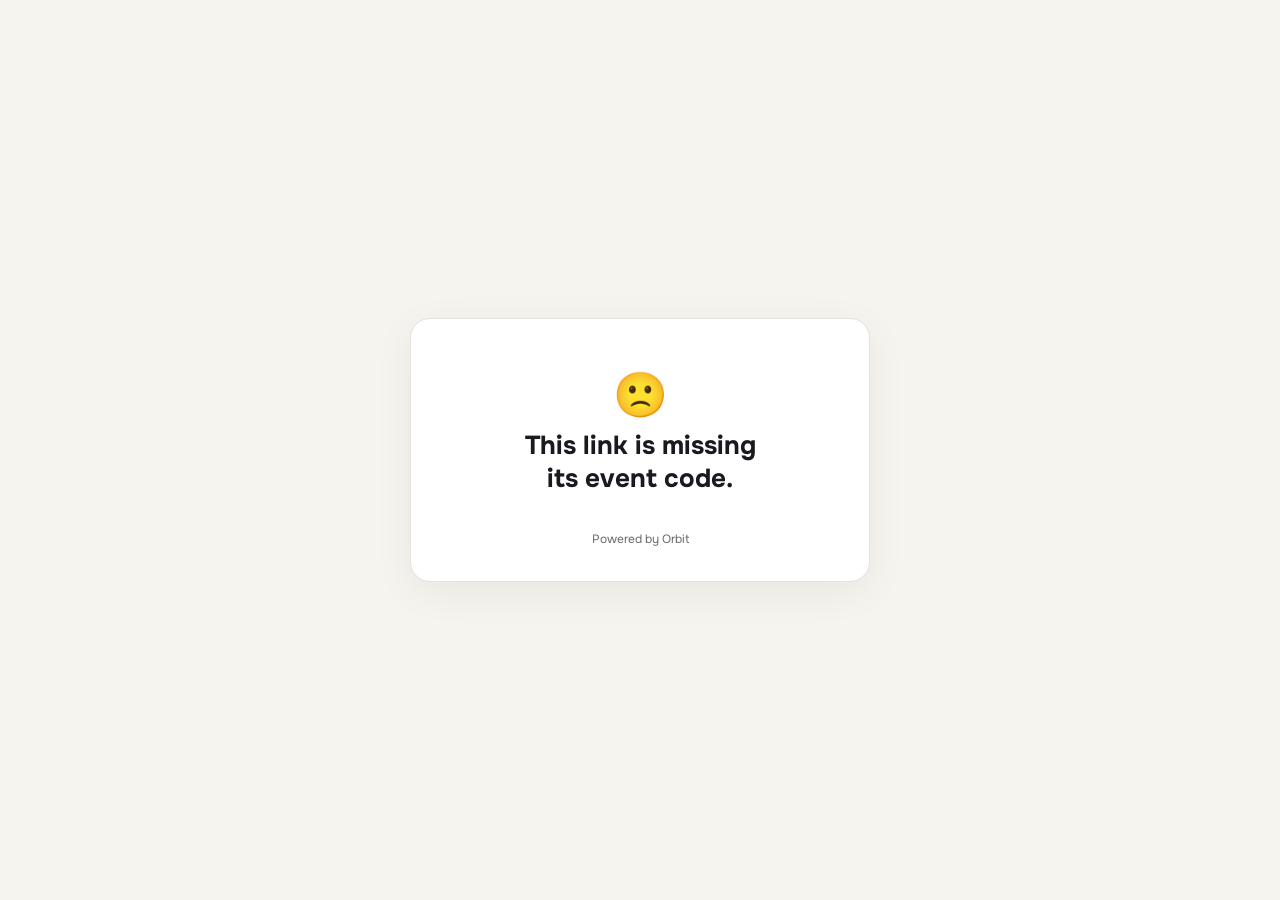
<file: register.html>
<!DOCTYPE html>
<html lang="en">
<head>
<meta charset="utf-8">
<meta name="viewport" content="width=device-width, initial-scale=1">
<title>Event registration</title>
<link rel="preconnect" href="https://fonts.googleapis.com">
<link rel="preconnect" href="https://fonts.gstatic.com" crossorigin>
<link href="https://fonts.googleapis.com/css2?family=Onest:wght@400;500;600;700;800&family=Lora:ital,wght@1,400&display=swap" rel="stylesheet">
<script src="/js/vendor/supabase-js.min.js?v=2.116.0"></script>
<style>
:root{--paper:#f6f4ef;--card:#fff;--ink:#181a1f;--ink2:#6b6b6b;--line:#e6e2d9;--accent:#2f6bff}
*{box-sizing:border-box}
body{margin:0;background:var(--paper);color:var(--ink);font-family:Onest,system-ui,sans-serif;display:flex;min-height:100vh;align-items:center;justify-content:center;padding:20px}
.card{background:var(--card);border:1px solid var(--line);border-radius:20px;max-width:460px;width:100%;padding:34px;box-shadow:0 10px 40px rgba(0,0,0,.06)}
.eyebrow{font-size:12px;letter-spacing:2px;text-transform:uppercase;color:var(--accent);font-weight:700}
h1{font-size:26px;margin:6px 0 2px;text-wrap:balance}
.meta{color:var(--ink2);font-size:14px;margin-bottom:22px}
label{display:block;font-size:12.5px;font-weight:600;margin:12px 0 5px}
input,select{width:100%;padding:11px 13px;border:1px solid var(--line);border-radius:11px;background:#fff;color:var(--ink);font:inherit;font-size:15px}
.row{display:grid;grid-template-columns:1fr 1fr;gap:12px}
button{width:100%;margin-top:22px;padding:13px;border:none;border-radius:12px;background:var(--ink);color:#fff;font:inherit;font-size:15px;font-weight:700;cursor:pointer}
button:disabled{opacity:.5}
.note{font-size:12.5px;color:var(--ink2);margin-top:14px;text-align:center}
.big{text-align:center;padding:14px 0}
.big .em{font-size:44px}
.err{color:#c0392b;font-size:13px;margin-top:10px}
.brand{text-align:center;color:var(--ink2);font-size:12px;margin-top:20px}
.quote{font-family:Lora,serif;font-style:italic;color:var(--ink2);font-size:14.5px;margin:0 0 20px}
</style>
</head>
<body>
<div class="card" id="card"><div class="big"><div class="em">&#9203;</div><p>Loading…</p></div></div>
<script src="config.js"></script>
<script>
(function(){
  var sb = window.supabase.createClient(window.APP_CONFIG.SUPABASE_URL, window.APP_CONFIG.SUPABASE_ANON_KEY);
  var token = new URLSearchParams(location.search).get("e");
  var card = document.getElementById("card");
  function esc(s){ return (s==null?"":String(s)).replace(/[&<>"]/g,function(c){return {"&":"&amp;","<":"&lt;",">":"&gt;",'"':"&quot;"}[c];}); }
  function fail(msg){ card.innerHTML = '<div class="big"><div class="em">&#128577;</div><h1>'+esc(msg)+'</h1></div><div class="brand">Powered by Orbit</div>'; }
  if(!token){ fail("This link is missing its event code."); return; }
  sb.rpc("event_public_info",{p_token:token}).then(function(r){
    if(r.error || !r.data || !r.data.length){ fail("We couldn't find this event."); return; }
    var ev = r.data[0];
    if(!ev.registration_open){ card.innerHTML='<div class="eyebrow">'+esc(ev.event_type||"Event")+'</div><h1>'+esc(ev.name)+'</h1><div class="big"><div class="em">&#128274;</div><p>Registration is not open yet. Please check back later.</p></div><div class="brand">Powered by Orbit</div>'; return; }
    render(ev);
  });
  function render(ev){
    var meta = [ev.event_date, ev.venue].filter(Boolean).join(" &middot; ");
    card.innerHTML =
      '<div class="eyebrow">You&rsquo;re invited to register</div>'+
      '<h1>'+esc(ev.name)+'</h1>'+
      '<div class="meta">'+meta+'</div>'+
      '<div class="row"><div><label>First name</label><input id="f-first"></div><div><label>Family name</label><input id="f-family"></div></div>'+
      '<label>Email</label><input id="f-email" type="email" inputmode="email">'+
      '<label>Phone</label><input id="f-phone" inputmode="tel">'+
      '<div class="row"><div><label>Which side? <span style="font-weight:400;color:var(--ink2)">(optional)</span></label><input id="f-side" placeholder="e.g. Bride / Groom"></div><div><label>Group <span style="font-weight:400;color:var(--ink2)">(optional)</span></label><input id="f-cat" placeholder="e.g. Friends"></div></div>'+
      '<label>Guests coming with you</label><input id="f-plus" type="number" min="0" value="0">'+
      '<div class="err" id="f-err"></div>'+
      '<button id="f-go">Register</button>'+
      '<div class="brand">Powered by Orbit</div>';
    document.getElementById("f-go").onclick = submit;
  }
  function submit(){
    var g=function(id){var e=document.getElementById(id);return e?e.value.trim():"";};
    if(!g("f-first") && !g("f-family")){ document.getElementById("f-err").textContent="Please enter your name."; return; }
    var btn=document.getElementById("f-go"); btn.disabled=true; btn.textContent="Registering…";
    sb.rpc("event_register",{p_token:token,p_first:g("f-first"),p_family:g("f-family"),p_email:g("f-email"),p_phone:g("f-phone"),p_side:g("f-side"),p_category:g("f-cat"),p_plus:parseInt(g("f-plus"),10)||0}).then(function(r){
      if(r.error){ document.getElementById("f-err").textContent="Something went wrong: "+r.error.message; btn.disabled=false; btn.textContent="Register"; return; }
      card.innerHTML='<div class="big"><div class="em">&#127881;</div><h1>You&rsquo;re on the list!</h1><p class="meta">Thank you for registering. The hosts will be in touch with the details.</p></div><div class="brand">Powered by Orbit</div>';
    });
  }
})();
</script>
</body>
</html>
</file>
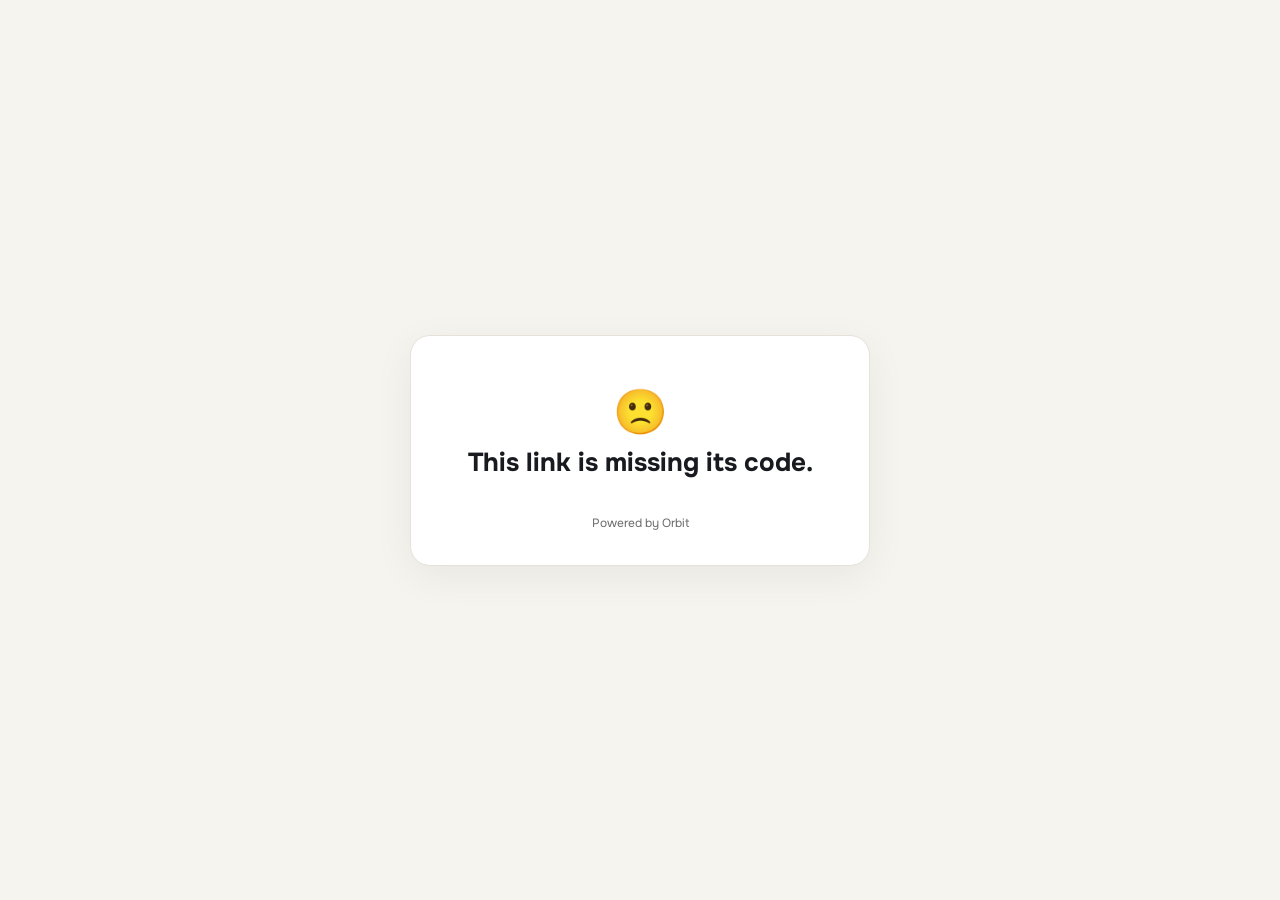
<file: rsvp.html>
<!DOCTYPE html>
<html lang="en">
<head>
<meta charset="utf-8">
<meta name="viewport" content="width=device-width, initial-scale=1">
<title>Confirm your attendance</title>
<link rel="preconnect" href="https://fonts.googleapis.com">
<link rel="preconnect" href="https://fonts.gstatic.com" crossorigin>
<link href="https://fonts.googleapis.com/css2?family=Onest:wght@400;500;600;700;800&display=swap" rel="stylesheet">
<script src="/js/vendor/supabase-js.min.js?v=2.116.0"></script>
<style>
:root{--paper:#f6f4ef;--card:#fff;--ink:#181a1f;--ink2:#6b6b6b;--line:#e6e2d9;--accent:#2f6bff;--yes:#16a34a;--no:#dc2626}
*{box-sizing:border-box}
body{margin:0;background:var(--paper);color:var(--ink);font-family:Onest,system-ui,sans-serif;display:flex;min-height:100vh;align-items:center;justify-content:center;padding:20px}
.card{background:var(--card);border:1px solid var(--line);border-radius:20px;max-width:460px;width:100%;padding:34px;box-shadow:0 10px 40px rgba(0,0,0,.06)}
.eyebrow{font-size:12px;letter-spacing:2px;text-transform:uppercase;color:var(--accent);font-weight:700}
h1{font-size:26px;margin:6px 0 2px;text-wrap:balance}
.meta{color:var(--ink2);font-size:14px;margin-bottom:22px}
.hi{font-size:16px;margin-bottom:6px}
.choices{display:grid;grid-template-columns:1fr 1fr 1fr;gap:10px;margin:16px 0}
.choice{padding:14px 6px;border:2px solid var(--line);border-radius:14px;background:#fff;font:inherit;font-size:15px;font-weight:700;cursor:pointer;text-align:center}
.choice.on[data-v=yes]{border-color:var(--yes);color:var(--yes);background:#f0fdf4}
.choice.on[data-v=no]{border-color:var(--no);color:var(--no);background:#fef2f2}
.choice.on[data-v=maybe]{border-color:var(--accent);color:var(--accent);background:#eff6ff}
label{display:block;font-size:12.5px;font-weight:600;margin:12px 0 5px}
input{width:100%;padding:11px 13px;border:1px solid var(--line);border-radius:11px;background:#fff;color:var(--ink);font:inherit;font-size:15px}
button.go{width:100%;margin-top:20px;padding:13px;border:none;border-radius:12px;background:var(--ink);color:#fff;font:inherit;font-size:15px;font-weight:700;cursor:pointer}
button.go:disabled{opacity:.5}
.big{text-align:center;padding:14px 0}.big .em{font-size:44px}
.brand{text-align:center;color:var(--ink2);font-size:12px;margin-top:20px}
.err{color:#c0392b;font-size:13px;margin-top:8px}
#extra{display:none}
</style>
</head>
<body>
<div class="card" id="card"><div class="big"><div class="em">&#9203;</div><p>Loading…</p></div></div>
<script src="config.js"></script>
<script>
(function(){
  var sb = window.supabase.createClient(window.APP_CONFIG.SUPABASE_URL, window.APP_CONFIG.SUPABASE_ANON_KEY);
  var token = new URLSearchParams(location.search).get("g");
  var card = document.getElementById("card");
  var choice = null;
  function esc(s){ return (s==null?"":String(s)).replace(/[&<>"]/g,function(c){return {"&":"&amp;","<":"&lt;",">":"&gt;",'"':"&quot;"}[c];}); }
  function fail(msg){ card.innerHTML='<div class="big"><div class="em">&#128577;</div><h1>'+esc(msg)+'</h1></div><div class="brand">Powered by Orbit</div>'; }
  if(!token){ fail("This link is missing its code."); return; }
  sb.rpc("rsvp_lookup",{p_token:token}).then(function(r){
    if(r.error || !r.data || !r.data.length){ fail("We couldn't find your invitation."); return; }
    render(r.data[0]);
  });
  function render(g){
    var meta=[g.event_date,g.venue].filter(Boolean).join(" &middot; ");
    choice = (g.rsvp && g.rsvp!=="pending") ? g.rsvp : null;
    card.innerHTML =
      '<div class="eyebrow">You&rsquo;re invited</div>'+
      '<h1>'+esc(g.event_name)+'</h1>'+
      '<div class="meta">'+meta+'</div>'+
      '<div class="hi">Hi <b>'+esc(g.guest_name||"there")+'</b> &mdash; will you join us?</div>'+
      '<div class="choices">'+
        '<button class="choice'+(choice==="yes"?" on":"")+'" data-v="yes">Yes</button>'+
        '<button class="choice'+(choice==="no"?" on":"")+'" data-v="no">No</button>'+
        '<button class="choice'+(choice==="maybe"?" on":"")+'" data-v="maybe">Maybe</button>'+
      '</div>'+
      '<div id="extra"'+(choice==="yes"?' style="display:block"':'')+'>'+
        '<label>How many guests with you?</label><input id="r-plus" type="number" min="0" value="'+(g.plus_ones||0)+'">'+
        '<label>Dietary needs / notes <span style="font-weight:400;color:var(--ink2)">(optional)</span></label><input id="r-diet">'+
      '</div>'+
      '<div class="err" id="r-err"></div>'+
      '<button class="go" id="r-go">Send my answer</button>'+
      '<div class="brand">Powered by Orbit</div>';
    card.querySelectorAll(".choice").forEach(function(b){ b.onclick=function(){ choice=b.dataset.v; card.querySelectorAll(".choice").forEach(function(x){x.classList.toggle("on",x===b);}); document.getElementById("extra").style.display = choice==="yes"?"block":"none"; }; });
    document.getElementById("r-go").onclick=submit;
  }
  function submit(){
    if(!choice){ document.getElementById("r-err").textContent="Please pick Yes, No or Maybe."; return; }
    var btn=document.getElementById("r-go"); btn.disabled=true; btn.textContent="Sending…";
    var plusEl=document.getElementById("r-plus"), dietEl=document.getElementById("r-diet");
    sb.rpc("rsvp_respond",{p_token:token,p_rsvp:choice,p_plus:plusEl?(parseInt(plusEl.value,10)||0):0,p_dietary:dietEl?dietEl.value.trim():""}).then(function(r){
      if(r.error){ document.getElementById("r-err").textContent="Something went wrong: "+r.error.message; btn.disabled=false; btn.textContent="Send my answer"; return; }
      var em = choice==="yes"?"&#127881;":choice==="no"?"&#128522;":"&#128075;";
      var msg = choice==="yes"?"See you there!":choice==="no"?"We&rsquo;ll miss you.":"Thanks &mdash; let us know when you can.";
      card.innerHTML='<div class="big"><div class="em">'+em+'</div><h1>'+msg+'</h1><p class="meta">Your response is saved. You can revisit this link to change it.</p></div><div class="brand">Powered by Orbit</div>';
    });
  }
})();
</script>
</body>
</html>
</file>
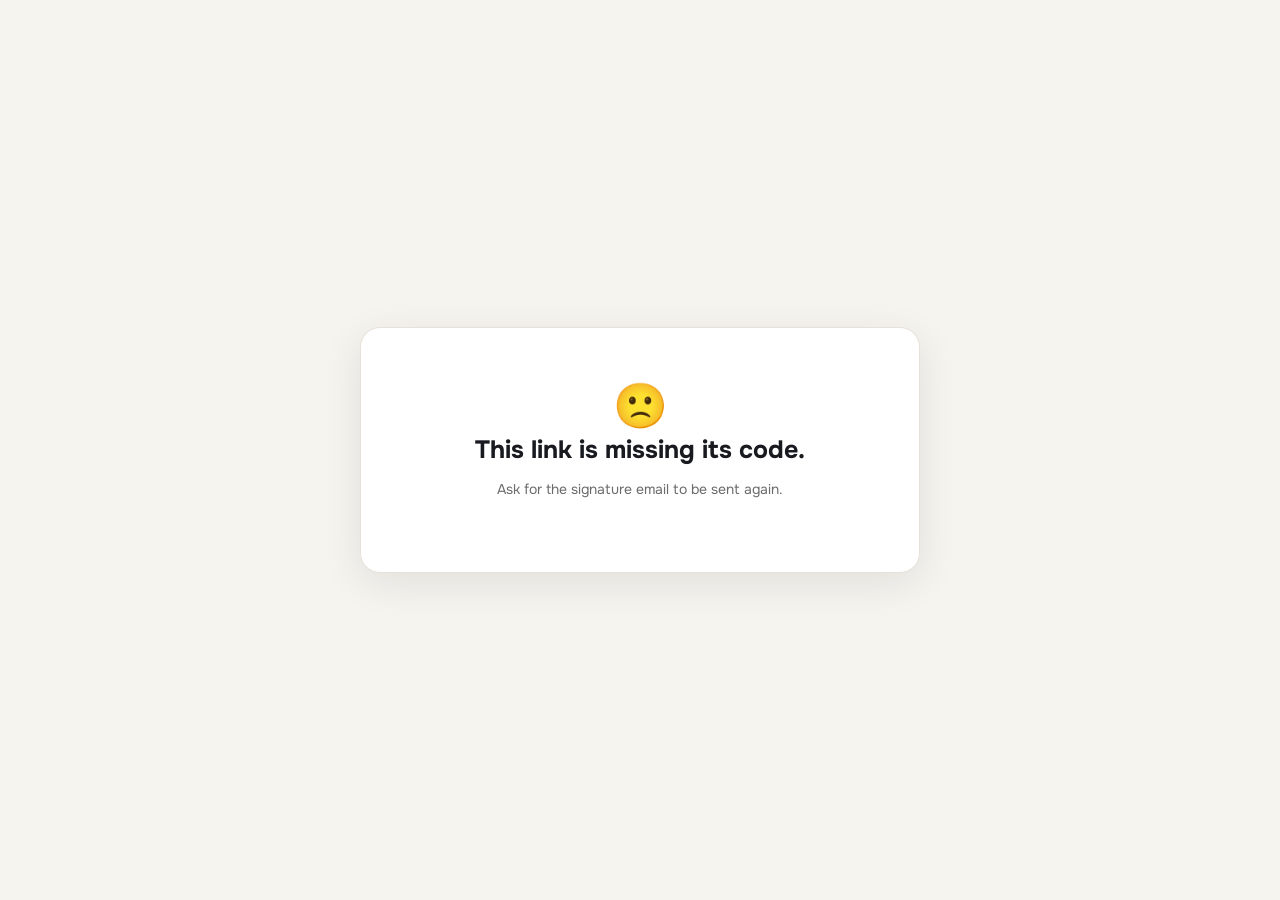
<file: sign.html>
<!DOCTYPE html>
<html lang="en">
<head>
<meta charset="utf-8">
<meta name="viewport" content="width=device-width, initial-scale=1">
<title>Sign a document</title>
<meta name="robots" content="noindex,nofollow">
<link rel="preconnect" href="https://fonts.googleapis.com">
<link rel="preconnect" href="https://fonts.gstatic.com" crossorigin>
<link href="https://fonts.googleapis.com/css2?family=Onest:wght@400;500;600;700;800&display=swap" rel="stylesheet">
<script src="/js/vendor/supabase-js.min.js?v=2.116.0"></script>
<style>
:root{--paper:#f6f4ef;--card:#fff;--ink:#181a1f;--ink2:#6b6b6b;--line:#e6e2d9;--accent:#2f6bff;--yes:#16a34a;--no:#dc2626}
*{box-sizing:border-box}
body{margin:0;background:var(--paper);color:var(--ink);font-family:Onest,system-ui,sans-serif;display:flex;min-height:100vh;align-items:center;justify-content:center;padding:18px}
.card{background:var(--card);border:1px solid var(--line);border-radius:20px;max-width:560px;width:100%;padding:30px;box-shadow:0 10px 40px rgba(24,26,31,.09)}
.eyebrow{font-size:12px;letter-spacing:2px;text-transform:uppercase;color:var(--accent);font-weight:700}
h1{font-size:25px;margin:6px 0 2px;text-wrap:balance}
.meta{color:var(--ink2);font-size:14px;margin-bottom:18px}
.docs{border:1px solid var(--line);border-radius:12px;padding:12px 14px;margin:14px 0;font-size:14px}
.docs .d{display:flex;align-items:center;gap:8px;padding:3px 0}
.notes{white-space:pre-wrap;font-size:14px;color:var(--ink2);line-height:1.5;margin:10px 0 0}
label{display:block;font-size:13px;font-weight:600;margin:16px 0 5px}
input[type=text],textarea{width:100%;padding:11px 13px;border:1px solid var(--line);border-radius:11px;font:inherit;background:#fff;color:var(--ink)}
.padwrap{position:relative;margin-top:6px}
canvas{width:100%;height:170px;border:1px dashed var(--line);border-radius:12px;background:#fff;touch-action:none;display:block}
.padhint{position:absolute;left:14px;top:50%;transform:translateY(-50%);color:#c9c5bb;font-size:14px;pointer-events:none}
.row{display:flex;gap:10px;margin-top:18px;flex-wrap:wrap}
button{font:inherit;font-weight:600;border-radius:11px;padding:12px 18px;border:1px solid var(--line);background:#fff;color:var(--ink);cursor:pointer}
button.pri{background:var(--accent);border-color:var(--accent);color:#fff;flex:1}
button.no{color:var(--no)}
button:disabled{opacity:.55;cursor:default}
.clear{position:absolute;right:10px;bottom:10px;padding:5px 10px;font-size:12px;border-radius:9px}
.big{text-align:center;padding:26px 0}
.em{font-size:44px;line-height:1}
.note{font-size:12.5px;color:var(--ink2);margin-top:14px}
</style>
</head>
<body>
<div class="card" id="card"><div class="big"><div class="em">&#9203;</div><p>Loading&hellip;</p></div></div>
<script src="config.js"></script>
<script>
(function () {
  var sb = window.supabase.createClient(window.APP_CONFIG.SUPABASE_URL, window.APP_CONFIG.SUPABASE_ANON_KEY);
  var token = new URLSearchParams(location.search).get("t");
  var card = document.getElementById("card");

  function esc(s) { return (s == null ? "" : String(s)).replace(/[&<>"]/g, function (c) { return { "&": "&amp;", "<": "&lt;", ">": "&gt;", '"': "&quot;" }[c]; }); }
  function done(em, title, sub) { card.innerHTML = '<div class="big"><div class="em">' + em + '</div><h1>' + esc(title) + '</h1>' + (sub ? '<p class="meta">' + esc(sub) + '</p>' : '') + '</div>'; }
  function fail(msg, sub) { done("&#128577;", msg, sub); }

  if (!token) { fail("This link is missing its code.", "Ask for the signature email to be sent again."); return; }

  sb.rpc("sign_lookup", { p_token: token }).then(function (r) {
    var d = r.data || {};
    if (r.error || d.error) { fail(d.error || "This link is not valid any more.", "Ask for a new one."); return; }
    if (d.signed_at) { done("&#9989;", "You have already signed this.", "Nothing more to do."); return; }
    if (d.declined_at) { done("&#128711;", "You declined this request.", "Speak to " + (d.company || "the sender") + " if that was a mistake."); return; }
    draw(d);
  }).catch(function () { fail("Something went wrong opening this link."); });

  function draw(d) {
    var docs = (d.documents || []);
    card.innerHTML =
      '<div class="eyebrow">Signature requested</div>' +
      '<h1>' + esc(d.title || d.number || "Document") + '</h1>' +
      '<div class="meta">' + esc(d.company || "") + (d.number ? ' &middot; ' + esc(d.number) : '') + '</div>' +
      (docs.length
        ? '<div class="docs"><div style="font-size:12px;color:#6b6b6b;margin-bottom:4px">What you are signing</div>' + docs.map(function (f) { return '<div class="d">&#128196; ' + esc(f.name || "Document") + '</div>'; }).join("") + '</div>'
        : '') +
      (d.notes ? '<div class="notes">' + esc(d.notes) + '</div>' : '') +
      '<label for="nm">Your name</label>' +
      '<input id="nm" type="text" value="' + esc(d.signer_name || "") + '" placeholder="As you would write it">' +
      '<label>Sign here</label>' +
      '<div class="padwrap"><canvas id="pad"></canvas><div class="padhint" id="hint">Draw your signature</div>' +
      '<button class="clear" id="clr" type="button">Clear</button></div>' +
      '<div class="row"><button class="pri" id="go">Sign</button><button class="no" id="no">Decline</button></div>' +
      '<div class="note">Signing records your name, the drawing above and the time, against this document.</div>';

    var pad = document.getElementById("pad"), hint = document.getElementById("hint");
    var ctx = pad.getContext("2d"), drawing = false, used = false, last = null;
    function size() {
      var r = pad.getBoundingClientRect(), dpr = window.devicePixelRatio || 1;
      var data = used ? pad.toDataURL() : null;
      pad.width = Math.round(r.width * dpr); pad.height = Math.round(r.height * dpr);
      ctx.setTransform(dpr, 0, 0, dpr, 0, 0);
      ctx.lineWidth = 2.2; ctx.lineCap = "round"; ctx.lineJoin = "round"; ctx.strokeStyle = "#181a1f";
      if (data) { var img = new Image(); img.onload = function () { ctx.drawImage(img, 0, 0, r.width, r.height); }; img.src = data; }
    }
    size();
    window.addEventListener("resize", size);
    function at(e) {
      var r = pad.getBoundingClientRect();
      var p = e.touches ? e.touches[0] : e;
      return { x: p.clientX - r.left, y: p.clientY - r.top };
    }
    function start(e) { e.preventDefault(); drawing = true; last = at(e); if (!used) { used = true; hint.style.display = "none"; } }
    function move(e) {
      if (!drawing) return; e.preventDefault();
      var p = at(e);
      ctx.beginPath(); ctx.moveTo(last.x, last.y); ctx.lineTo(p.x, p.y); ctx.stroke();
      last = p;
    }
    function end() { drawing = false; }
    pad.addEventListener("mousedown", start); pad.addEventListener("mousemove", move);
    window.addEventListener("mouseup", end);
    pad.addEventListener("touchstart", start, { passive: false });
    pad.addEventListener("touchmove", move, { passive: false });
    pad.addEventListener("touchend", end);
    document.getElementById("clr").onclick = function () {
      ctx.clearRect(0, 0, pad.width, pad.height); used = false; hint.style.display = "";
    };

    document.getElementById("go").onclick = function () {
      if (!used) { alert("Draw your signature in the box first."); return; }
      var btn = this; btn.disabled = true; btn.textContent = "Signing…";
      sb.rpc("sign_record", { p_token: token, p_name: document.getElementById("nm").value, p_data: pad.toDataURL("image/png") })
        .then(function (r) {
          var o = r.data || {};
          if (r.error || o.error) { btn.disabled = false; btn.textContent = "Sign"; alert(o.error || "That did not save. Try again."); return; }
          done("&#9989;", "Signed, thank you.", o.all_signed ? "Everyone has now signed this document." : "We will let you know when the others have signed.");
        }).catch(function () { btn.disabled = false; btn.textContent = "Sign"; alert("That did not save. Try again."); });
    };

    document.getElementById("no").onclick = function () {
      var why = prompt("Decline to sign. What should they know?") || "";
      var btn = this; btn.disabled = true;
      sb.rpc("sign_decline", { p_token: token, p_reason: why }).then(function (r) {
        var o = r.data || {};
        if (r.error || o.error) { btn.disabled = false; alert(o.error || "That did not save."); return; }
        done("&#128711;", "Declined.", "They have been told, with your reason.");
      }).catch(function () { btn.disabled = false; alert("That did not save."); });
    };
  }
})();
</script>
</body>
</html>
</file>
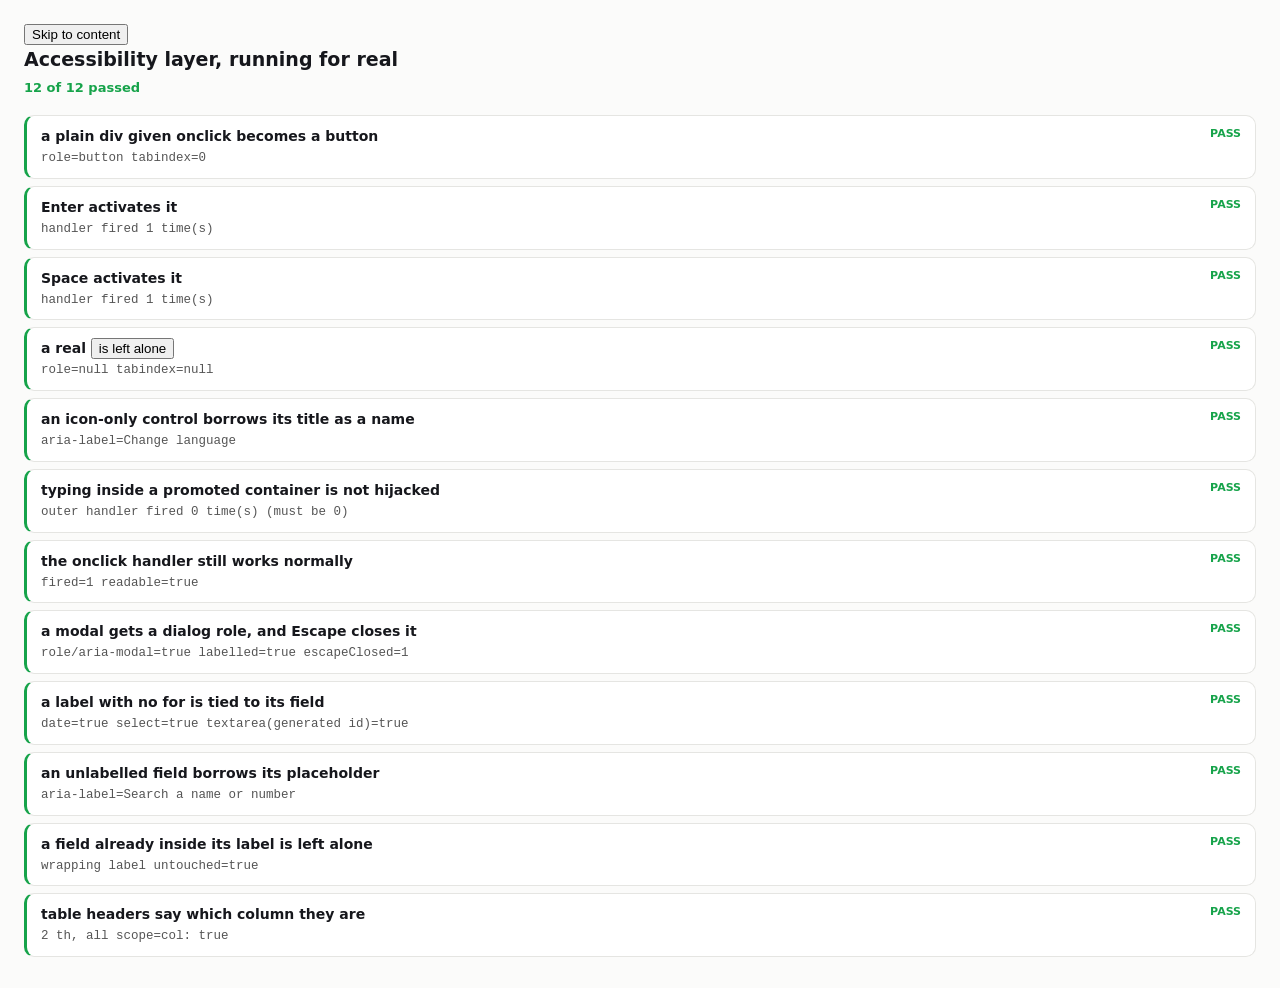
<file: tests/a11y.html>
<!doctype html>
<meta charset="utf-8">
<title>Orbit accessibility layer</title>
<style>
  body{font:14px/1.5 system-ui,sans-serif;margin:0;padding:24px;background:#fbfbfa;color:#16171c}
  h1{font-size:19px;margin:0 0 4px}
  .sum{font-size:13px;margin:0 0 18px;font-weight:700}
  .c{border:1px solid #e5e5e2;border-left:3px solid #ccc;border-radius:10px;padding:10px 14px;margin:7px 0;background:#fff}
  .c.ok{border-left-color:#16a34a} .c.no{border-left-color:#dc2626;background:#fef4f4}
  .n{font-weight:600} .d{font-size:12.5px;color:#555;font-family:ui-monospace,monospace;margin-top:2px}
  .tag{float:right;font-size:11px;font-weight:700} .ok .tag{color:#16a34a} .no .tag{color:#dc2626}
  #stage{position:absolute;left:-9999px;top:0}
</style>
<h1>Accessibility layer, running for real</h1>
<p class="sum" id="sum">loading app.js...</p>
<div id="out"></div>
<div id="stage"></div>

<!-- app.js needs these two before it will run at all -->
<script>
  window.cfg = { SUPABASE_URL: "https://example.supabase.co", SUPABASE_ANON_KEY: "test" };
  var _noop = function () { return _chain; };
  var _chain = new Proxy(function () { return _chain; }, {
    get: function (t, k) {
      if (k === "then") return function (res) { return Promise.resolve({ data: [], error: null, count: 0 }).then(res); };
      return _chain;
    },
    apply: function () { return _chain; }
  });
  window.supabase = { createClient: function () { return _chain; } };
</script>
<script src="../js/app.js"></script>
<script>
(function () {
  var results = [];
  function t(name, fn) {
    var r; try { r = fn(); } catch (e) { r = { ok: false, detail: e.message }; }
    results.push({ name: name, ok: r.ok, detail: r.detail || "" });
  }
  var stage = document.getElementById("stage");
  function mk(tag) { var e = document.createElement(tag); stage.appendChild(e); return e; }

  t("a plain div given onclick becomes a button", function () {
    var d = mk("div"); d.textContent = "Do the thing"; d.onclick = function () { };
    return { ok: d.getAttribute("role") === "button" && d.getAttribute("tabindex") === "0",
             detail: "role=" + d.getAttribute("role") + " tabindex=" + d.getAttribute("tabindex") };
  });

  t("Enter activates it", function () {
    var d = mk("div"), fired = 0; d.textContent = "x"; d.onclick = function () { fired++; };
    d.dispatchEvent(new KeyboardEvent("keydown", { key: "Enter", bubbles: true }));
    return { ok: fired === 1, detail: "handler fired " + fired + " time(s)" };
  });

  t("Space activates it", function () {
    var d = mk("div"), fired = 0; d.textContent = "x"; d.onclick = function () { fired++; };
    d.dispatchEvent(new KeyboardEvent("keydown", { key: " ", bubbles: true }));
    return { ok: fired === 1, detail: "handler fired " + fired + " time(s)" };
  });

  t("a real <button> is left alone", function () {
    var b = mk("button"); b.textContent = "Save"; b.onclick = function () { };
    return { ok: !b.getAttribute("role") && !b.hasAttribute("tabindex"),
             detail: "role=" + b.getAttribute("role") + " tabindex=" + b.getAttribute("tabindex") };
  });

  t("an icon-only control borrows its title as a name", function () {
    var d = mk("div"); d.setAttribute("title", "Change language"); d.onclick = function () { };
    return { ok: d.getAttribute("aria-label") === "Change language", detail: "aria-label=" + d.getAttribute("aria-label") };
  });

  t("typing inside a promoted container is not hijacked", function () {
    var d = mk("div"), fired = 0; d.textContent = "row"; d.onclick = function () { fired++; };
    var i = document.createElement("input"); d.appendChild(i);
    i.dispatchEvent(new KeyboardEvent("keydown", { key: " ", bubbles: true }));
    return { ok: fired === 0, detail: "outer handler fired " + fired + " time(s) (must be 0)" };
  });

  t("the onclick handler still works normally", function () {
    var d = mk("div"), fired = 0; d.onclick = function () { fired++; };
    var readBack = typeof d.onclick === "function";
    d.click();
    return { ok: fired === 1 && readBack, detail: "fired=" + fired + " readable=" + readBack };
  });

  t("a modal gets a dialog role, and Escape closes it", function (){ return { ok: false, detail: "async" }; });

  function render() {
    var pass = results.filter(function (r) { return r.ok; }).length;
    var s = document.getElementById("sum");
    s.textContent = pass + " of " + results.length + " passed";
    s.style.color = pass === results.length ? "#16a34a" : "#dc2626";
    document.getElementById("out").innerHTML = results.map(function (r) {
      return '<div class="c ' + (r.ok ? "ok" : "no") + '"><span class="tag">' + (r.ok ? "PASS" : "FAIL") +
        '</span><div class="n">' + r.name + '</div><div class="d">' + r.detail + '</div></div>';
    }).join("");
  }

  // ---- naming: labels, fields and table headers -------------------------
  // These run through the same observer the app uses, so they prove the real
  // path rather than calling the helper directly.
  var form = document.createElement("div");
  form.innerHTML =
    '<div class="form">' +
      '<div><label>Invoice date</label><input id="nm-date" type="date"></div>' +
      '<div><label>Customer</label><span class="fd">hint text</span><select id="nm-cust"><option>A</option></select></div>' +
      '<div><label>Notes</label><textarea></textarea></div>' +
      '<input placeholder="Search a name or number" id="nm-search">' +
      '<label><input type="checkbox" id="nm-wrapped"> Already wrapped</label>' +
    '</div>' +
    '<table><thead><tr><th>Item</th><th>Amount</th></tr></thead><tbody><tr><td>x</td><td>1</td></tr></tbody></table>';
  stage.appendChild(form);

  // the modal check needs the MutationObserver to fire, so it finishes async
  var m = document.createElement("div"); m.className = "modal on";
  var closed = 0;
  m.innerHTML = '<div class="sheet"><h3>Test dialog</h3><div class="form"><input id="tst-in"></div>' +
                '<div class="foot"><button id="tst-cancel">Cancel</button></div></div>';
  document.body.appendChild(m);
  document.getElementById("tst-cancel").onclick = function () { closed++; m.remove(); };
  setTimeout(function () {
    var sheet = m.querySelector(".sheet");
    var roled = sheet && sheet.getAttribute("role") === "dialog" && sheet.getAttribute("aria-modal") === "true";
    var labelled = sheet && !!sheet.getAttribute("aria-labelledby");
    m.dispatchEvent(new KeyboardEvent("keydown", { key: "Escape", bubbles: true }));
    var i = results.findIndex(function (r) { return r.name.indexOf("modal") >= 0; });
    results[i] = { name: "a modal gets a dialog role, and Escape closes it", ok: roled && labelled && closed === 1,
                   detail: "role/aria-modal=" + roled + " labelled=" + labelled + " escapeClosed=" + closed };
    if (m.parentNode) m.remove();

    // labels find their control even with a hint element in between
    var lbls = form.querySelectorAll("label");
    var dateFor = lbls[0].getAttribute("for") === "nm-date";
    var custFor = lbls[1].getAttribute("for") === "nm-cust";
    var ta = form.querySelector("textarea");
    var taFor = !!ta.id && lbls[2].getAttribute("for") === ta.id;
    t("a label with no for is tied to its field", function () {
      return { ok: dateFor && custFor && taFor, detail: "date=" + dateFor + " select=" + custFor + " textarea(generated id)=" + taFor };
    });
    t("an unlabelled field borrows its placeholder", function () {
      var s = document.getElementById("nm-search");
      return { ok: s.getAttribute("aria-label") === "Search a name or number", detail: "aria-label=" + s.getAttribute("aria-label") };
    });
    t("a field already inside its label is left alone", function () {
      var c = document.getElementById("nm-wrapped");
      var wrap = c.parentElement;
      return { ok: !wrap.getAttribute("for"), detail: "wrapping label untouched=" + !wrap.getAttribute("for") };
    });
    t("table headers say which column they are", function () {
      var ths = form.querySelectorAll("th");
      var all = [].every.call(ths, function (x) { return x.getAttribute("scope") === "col"; });
      return { ok: ths.length === 2 && all, detail: ths.length + " th, all scope=col: " + all };
    });
    render();
  }, 120);
  render();
})();
</script>
</file>
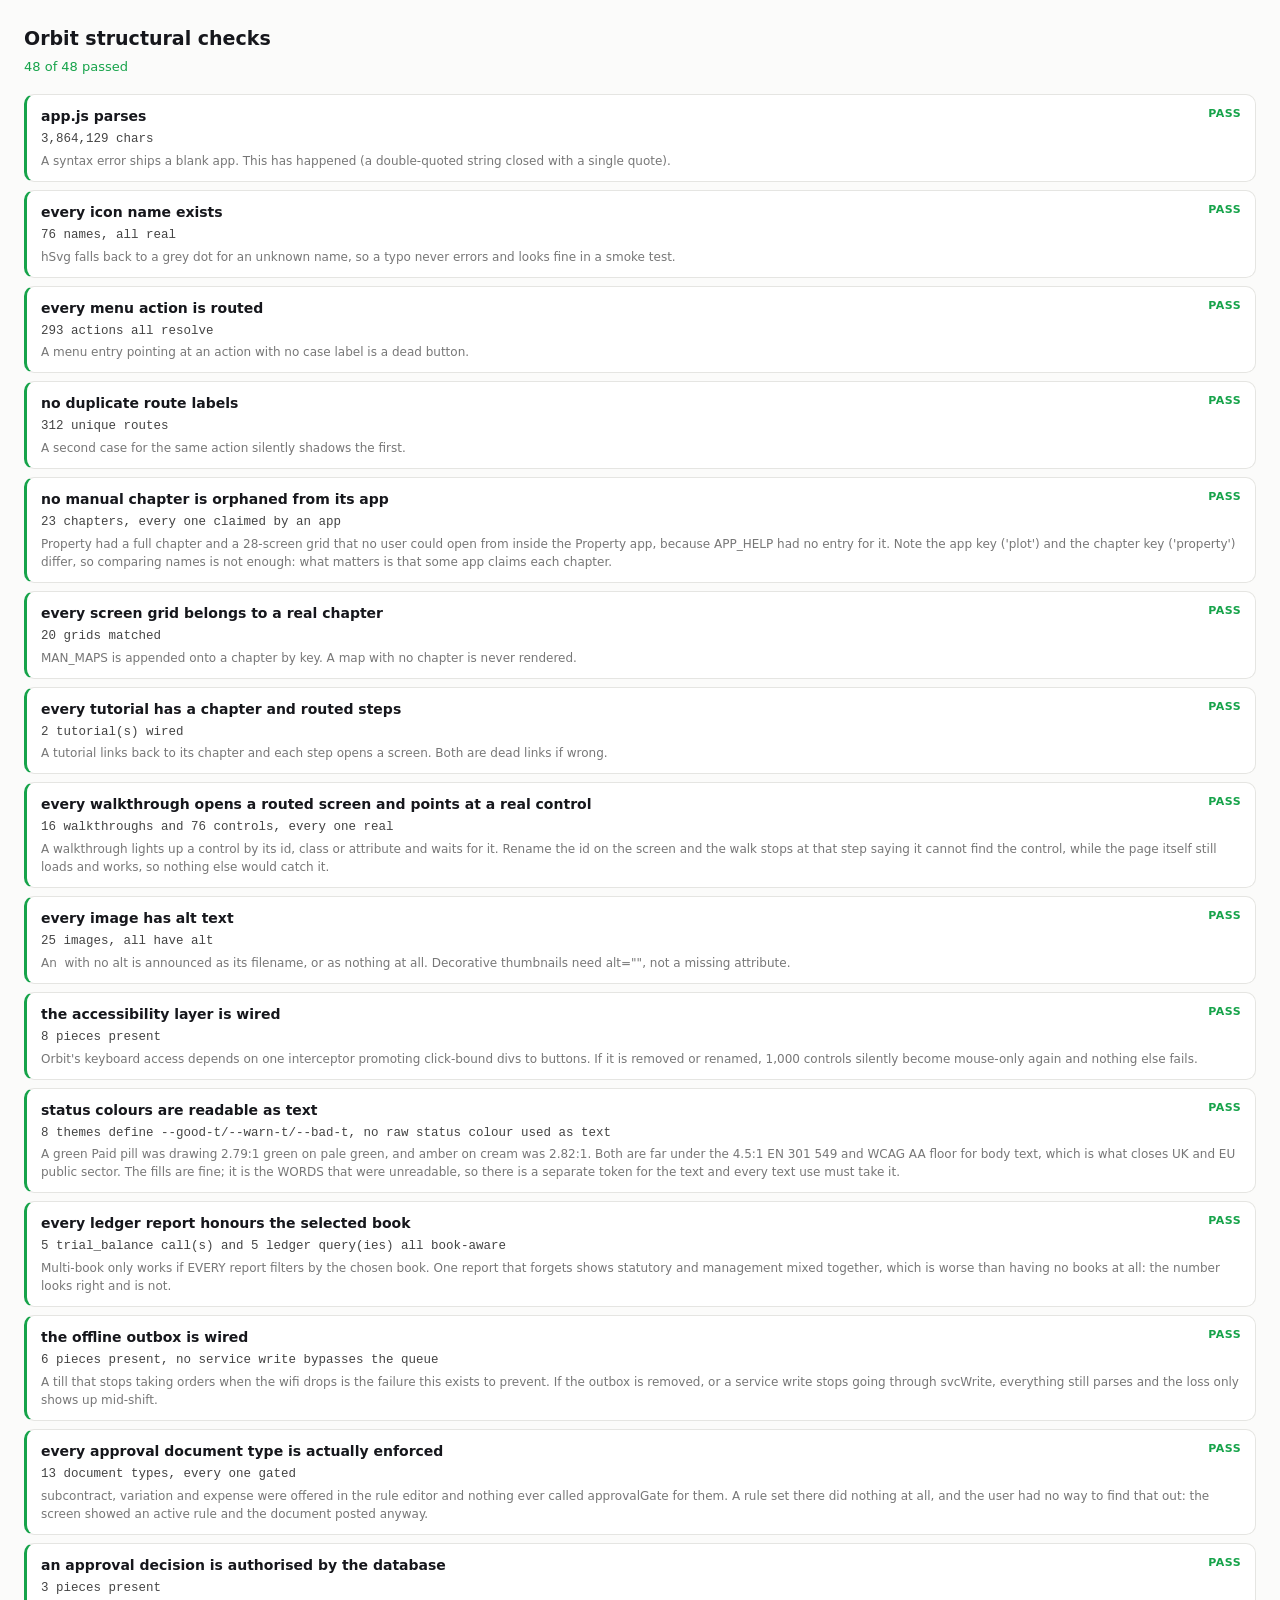
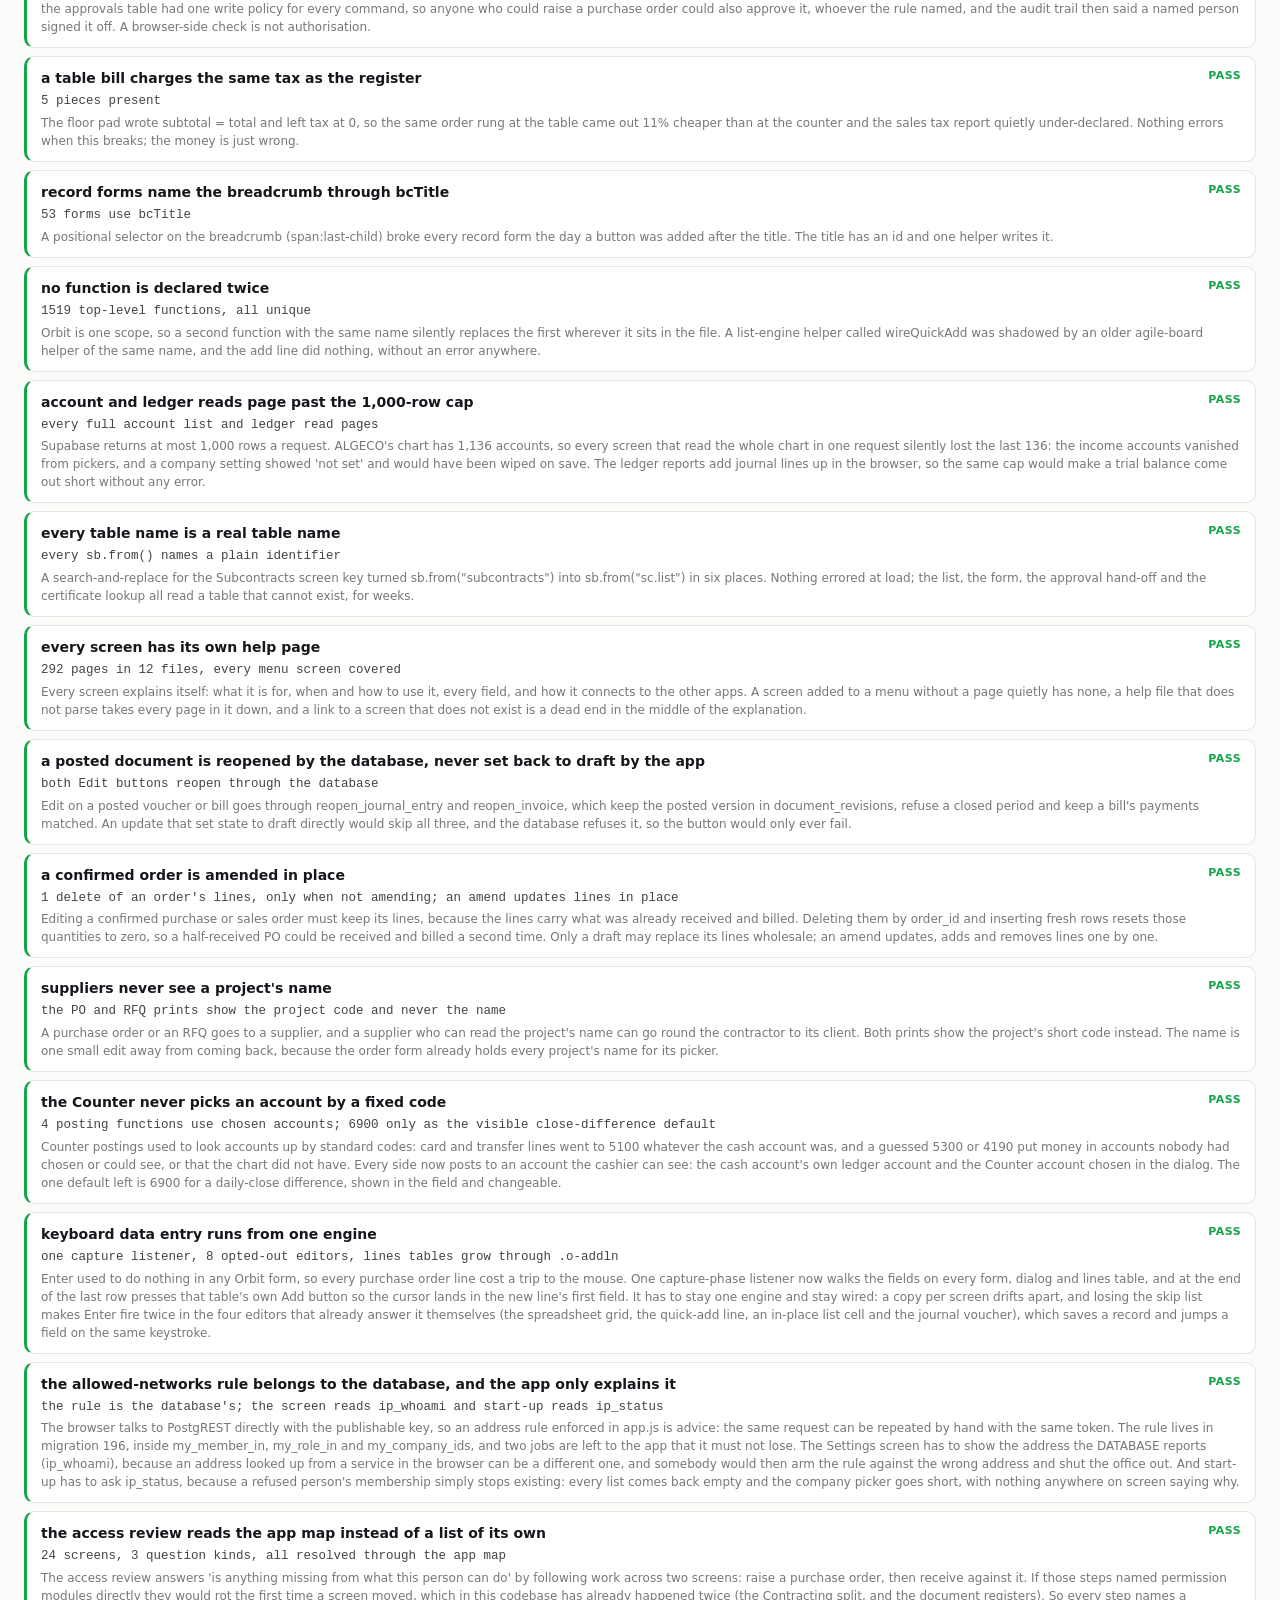
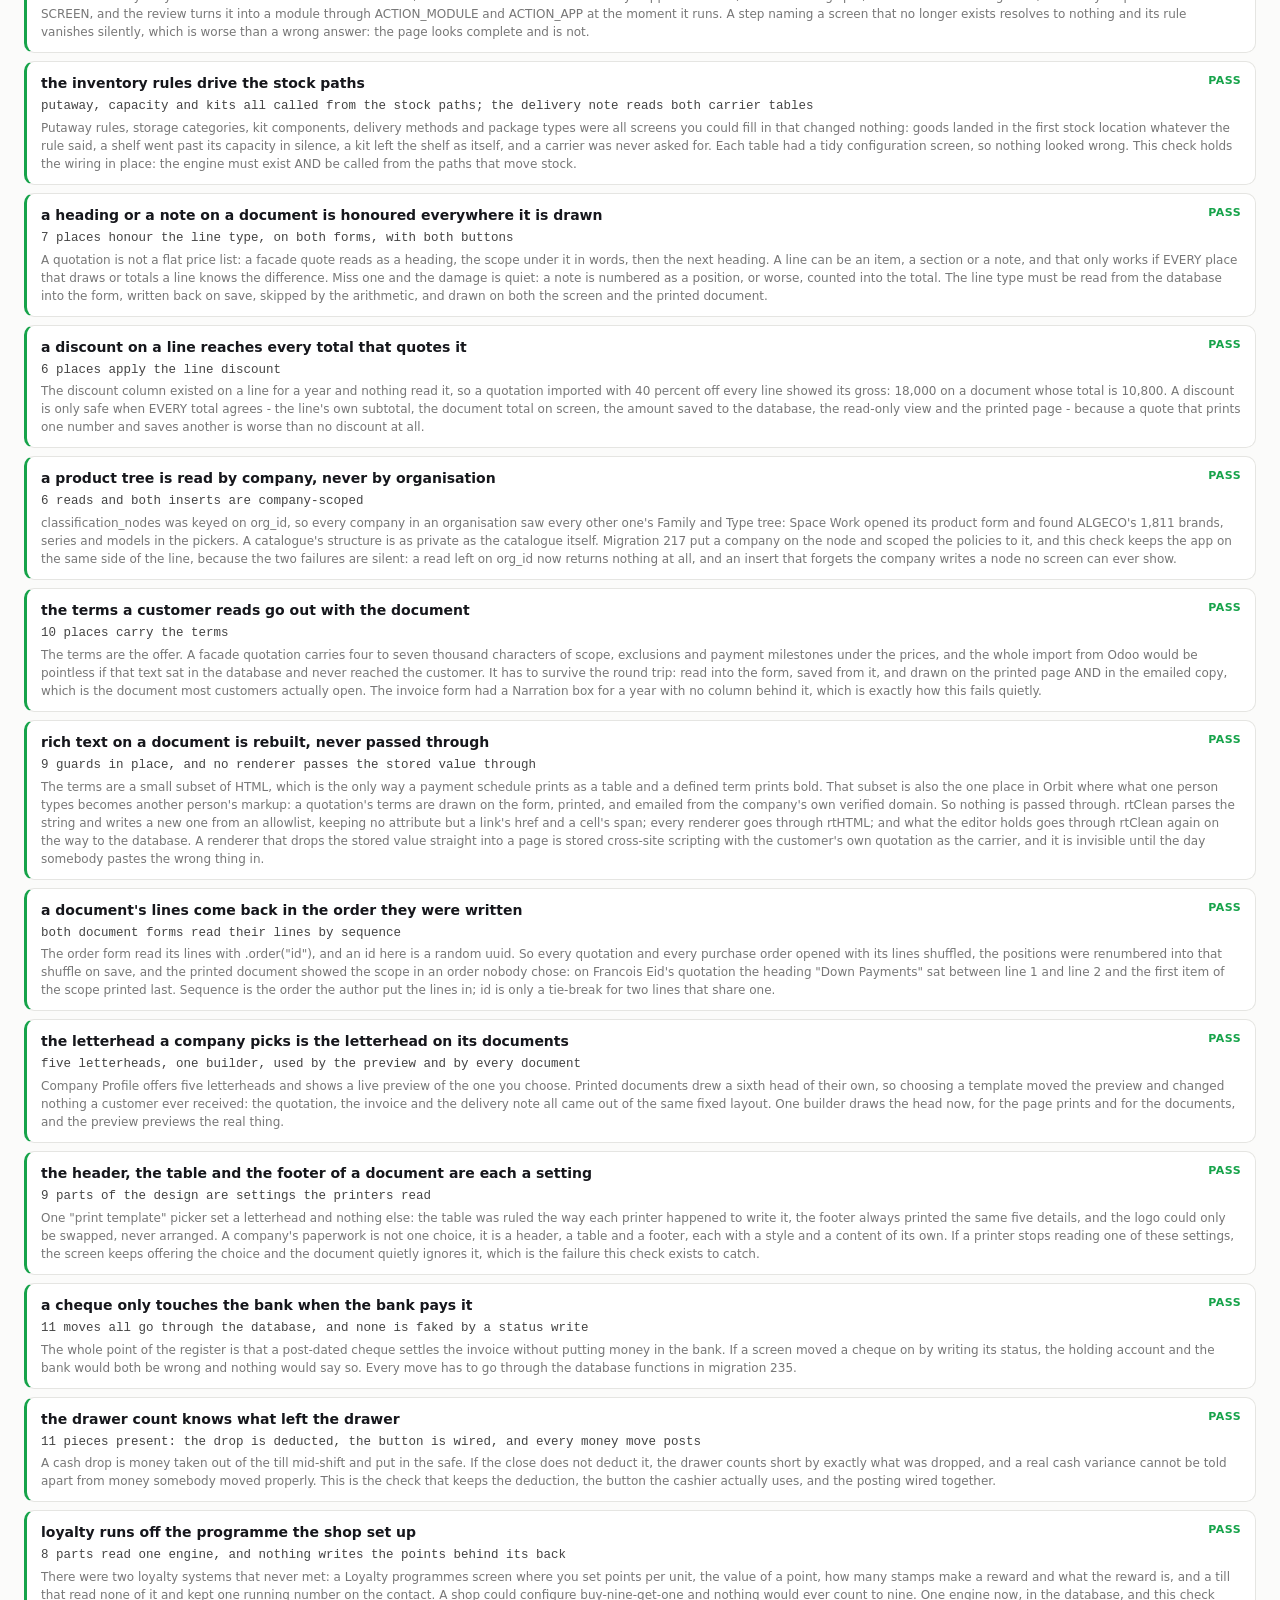
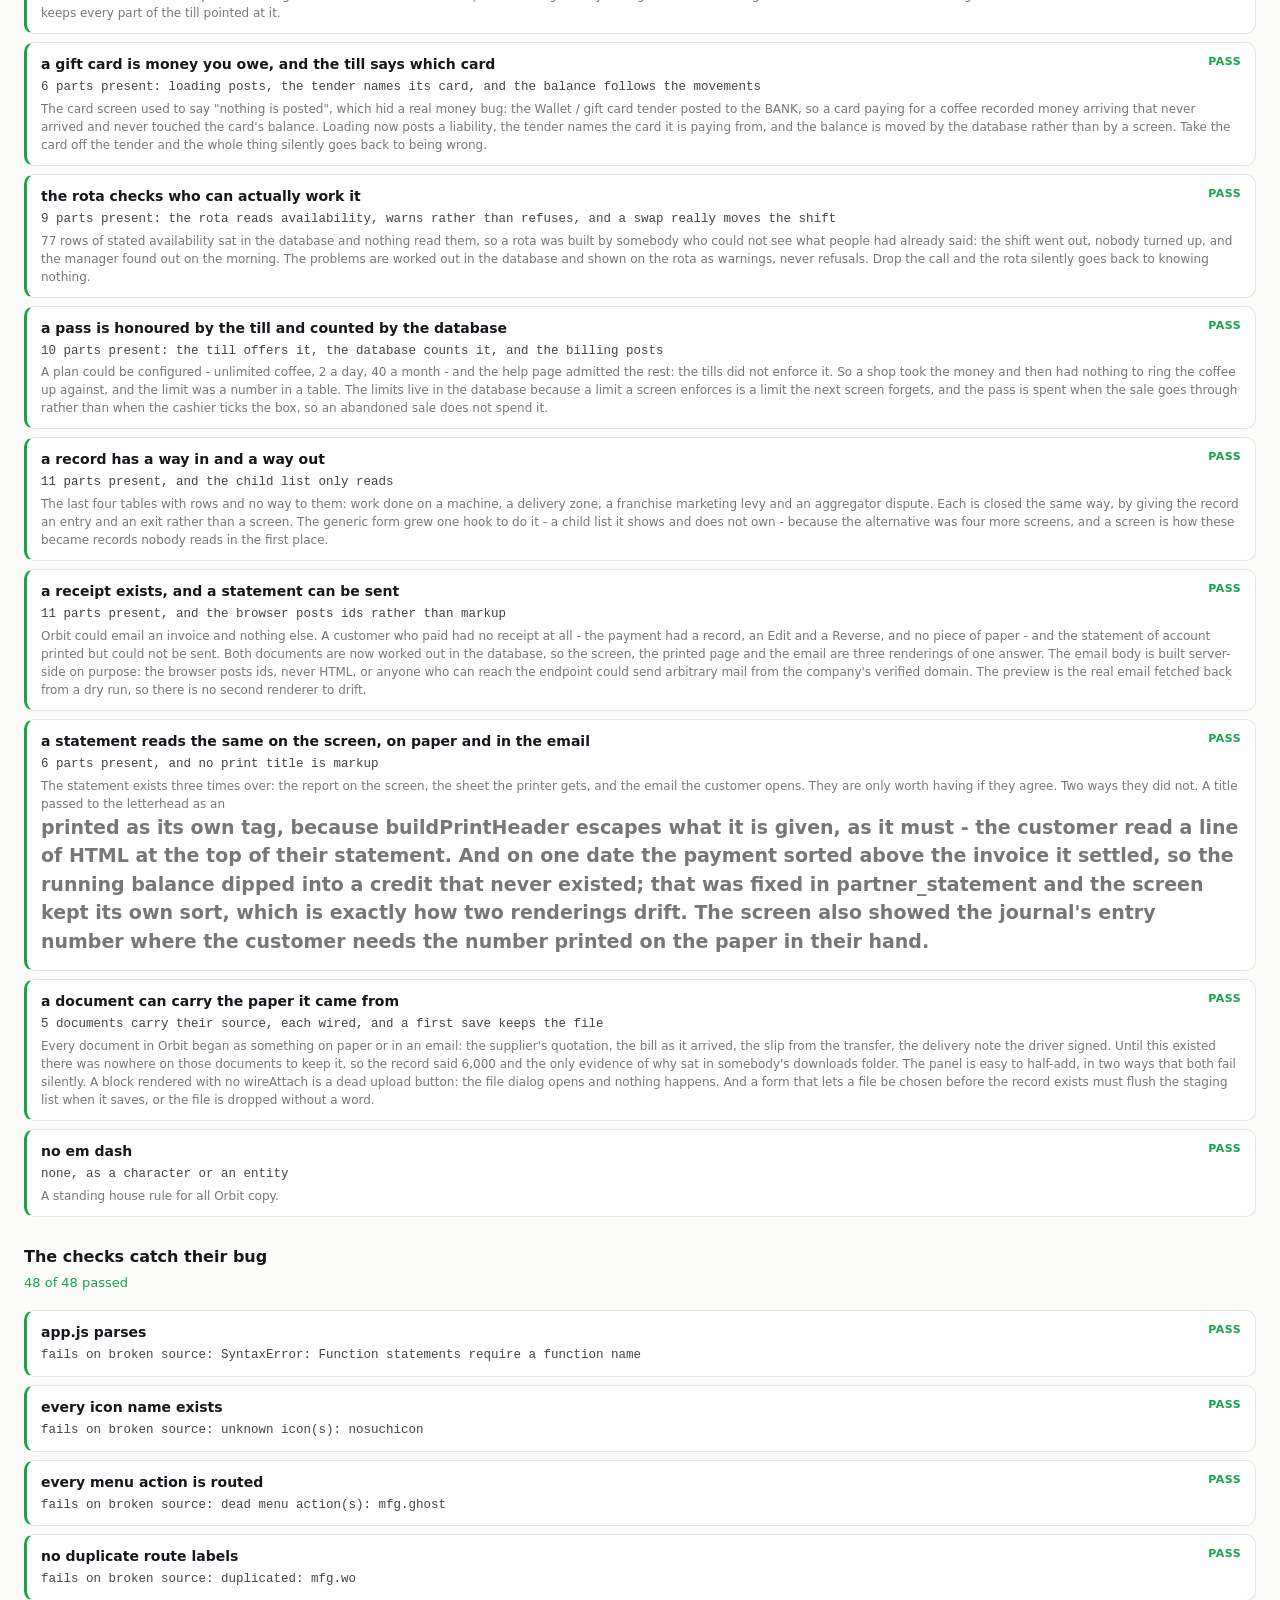
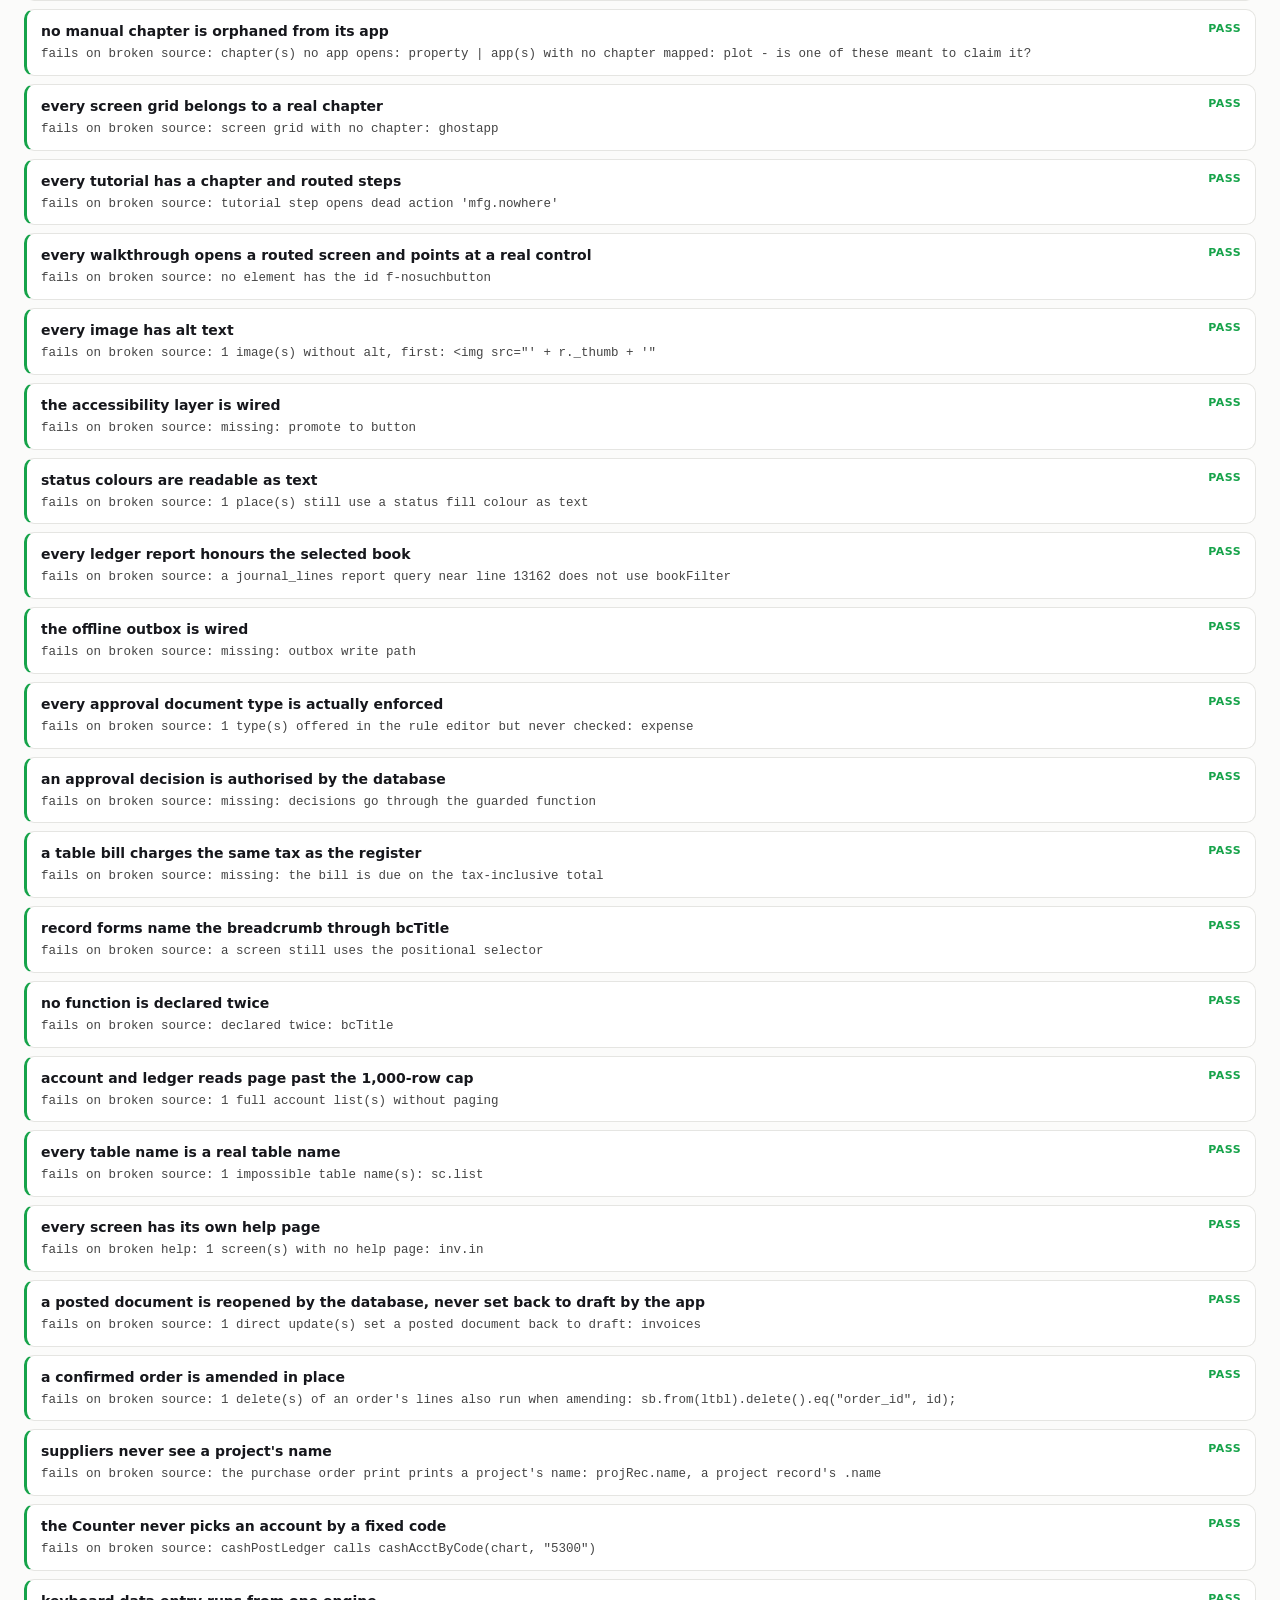
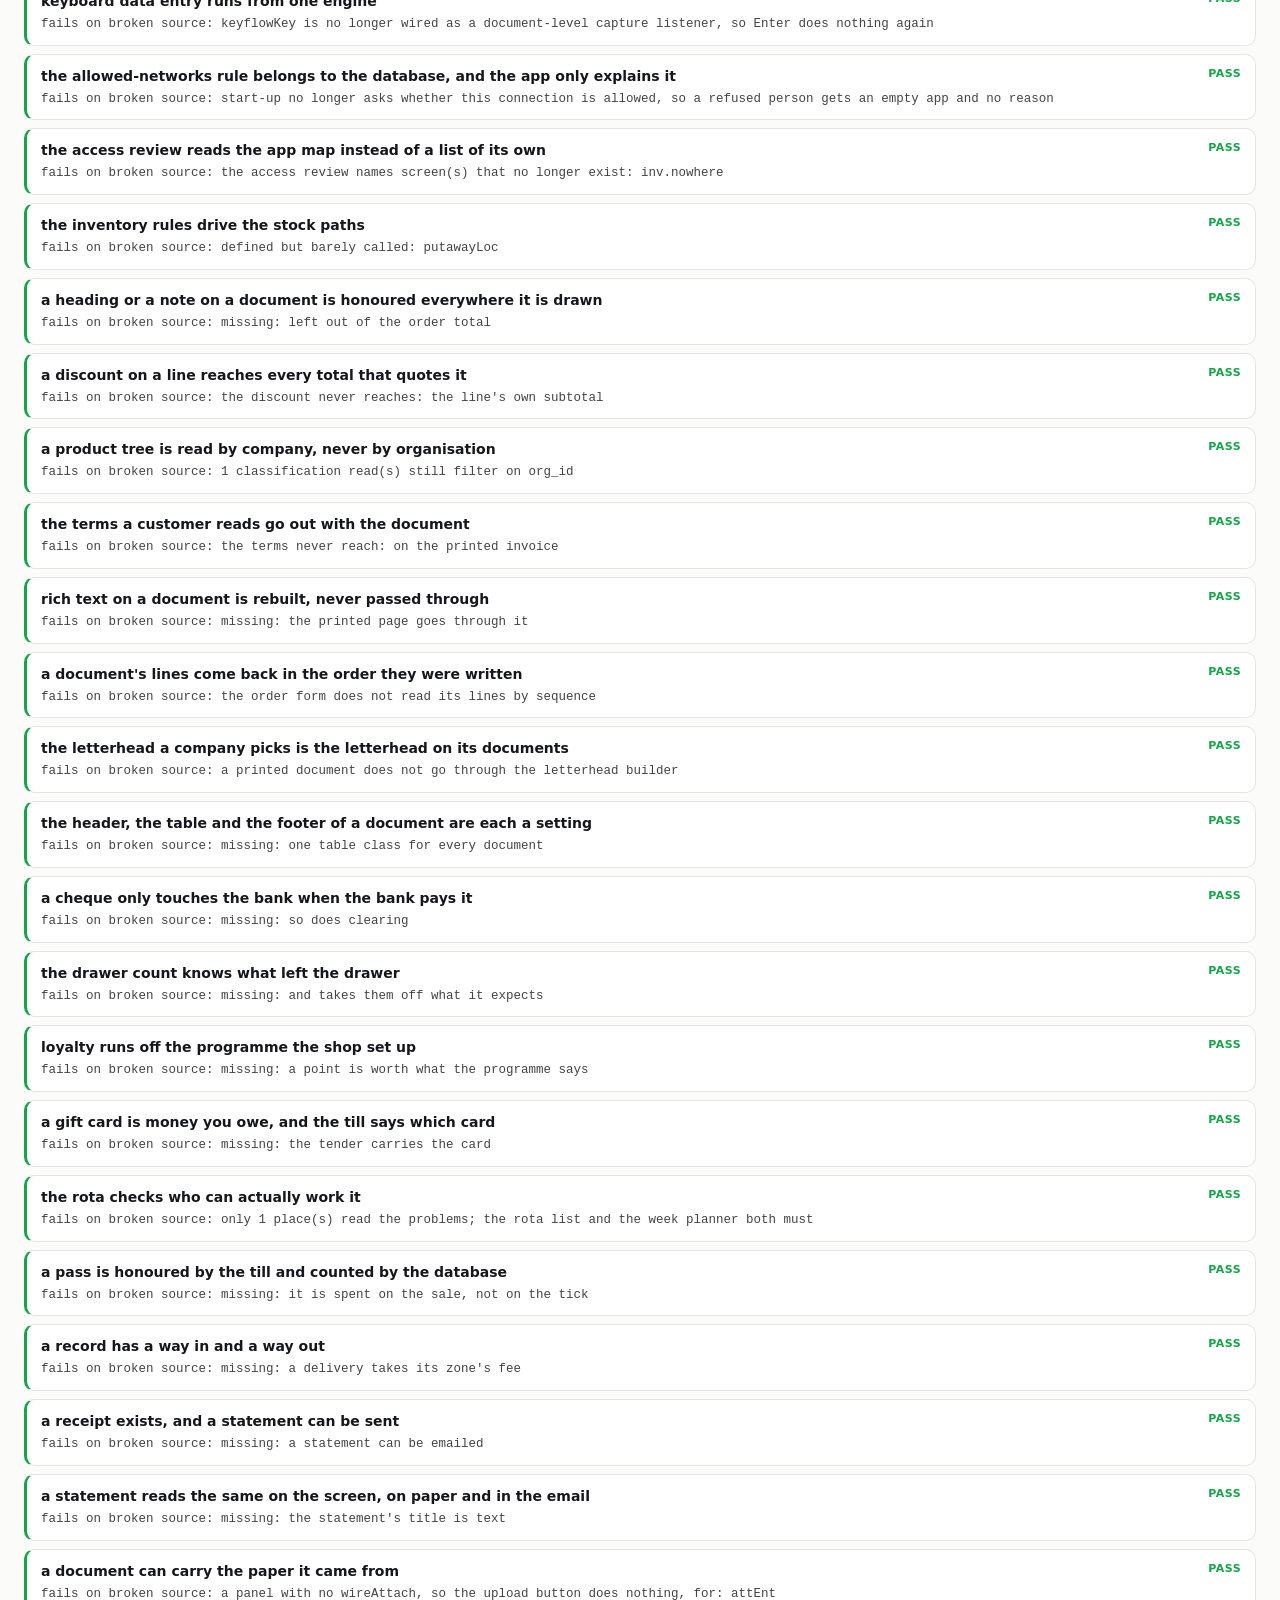
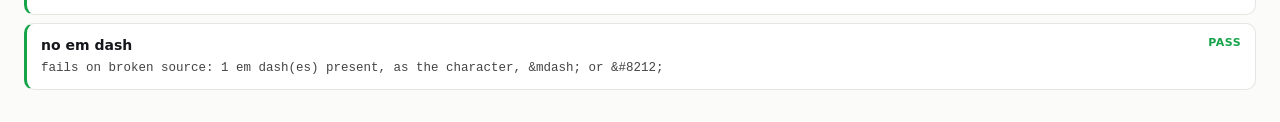
<file: tests/browser.html>
<!doctype html>
<meta charset="utf-8">
<title>Orbit checks</title>
<style>
  body{font:14px/1.5 system-ui,sans-serif;margin:0;padding:24px;background:#fbfbfa;color:#16171c}
  h1{font-size:19px;margin:0 0 4px}
  h2{font-size:16px;margin:28px 0 4px}
  .sum{font-size:13px;color:#555;margin:0 0 18px}
  .c{border:1px solid #e5e5e2;border-left:3px solid #ccc;border-radius:10px;padding:11px 14px;margin:8px 0;background:#fff}
  .c.ok{border-left-color:#16a34a}
  .c.no{border-left-color:#dc2626;background:#fef4f4}
  .n{font-weight:700}
  .d{font-size:12.5px;color:#444;margin-top:3px;font-family:ui-monospace,Menlo,monospace}
  .w{font-size:12px;color:#777;margin-top:3px}
  .tag{float:right;font-size:11px;font-weight:700;letter-spacing:.04em}
  .ok .tag{color:#16a34a} .no .tag{color:#dc2626}
</style>
<h1>Orbit structural checks</h1>
<p class="sum" id="sum">running...</p>
<div id="out"></div>
<h2>The checks catch their bug</h2>
<p class="sum" id="sum2">running...</p>
<div id="out2"></div>
<script src="checks.js"></script>
<script>
(async function () {
  var src = await fetch("../js/app.js?cb=" + Math.random()).then(function (r) { return r.text(); });
  var css = await fetch("../css/app.css?cb=" + Math.random()).then(function (r) { return r.text(); });
  // the screen help pages: the files app.js lists in SCREEN_HELP_FILES
  var fm = /var SCREEN_HELP_FILES = \[([^\]]*)\]/.exec(src), help = {};
  var names = fm ? (fm[1].match(/"[a-z0-9-]+"/g) || []).map(function (s) { return s.slice(1, -1); }) : [];
  for (var i = 0; i < names.length; i++) {
    help[names[i]] = await fetch("../js/help/" + names[i] + ".js?cb=" + Math.random()).then(function (r) { return r.ok ? r.text() : ""; });
  }
  function paint(sumId, outId, res, withWhy) {
    var pass = res.filter(function (r) { return r.ok; }).length;
    document.getElementById(sumId).textContent = pass + " of " + res.length + " passed";
    document.getElementById(sumId).style.color = pass === res.length ? "#16a34a" : "#dc2626";
    document.getElementById(outId).innerHTML = res.map(function (r) {
      return '<div class="c ' + (r.ok ? "ok" : "no") + '"><span class="tag">' + (r.ok ? "PASS" : "FAIL") + '</span>' +
        '<div class="n">' + r.name + '</div>' +
        '<div class="d">' + String(r.detail || "").replace(/&/g, "&amp;").replace(/</g, "&lt;") + '</div>' +
        (withWhy ? '<div class="w">' + r.why + '</div>' : '') + '</div>';
    }).join("");
  }
  var res = ORBIT_CHECKS.run(src, css, help);
  paint("sum", "out", res, true);

  // The node runner (static.test.js) re-runs every check against deliberately
  // broken source and requires it to FAIL. This machine may have no node, so the
  // same mutations are read out of static.test.js and applied here too.
  var runner = await fetch("static.test.js?cb=" + Math.random()).then(function (r) { return r.ok ? r.text() : ""; });
  var mm = /const MUTATIONS = \{([\s\S]*?)\r?\n\};/.exec(runner), MUT = null;
  try { MUT = mm ? new Function("return {" + mm[1] + "\n};")() : null; } catch (e) { MUT = null; }
  var mres = ORBIT_CHECKS.checks.map(function (c) {
    var mutate = MUT && MUT[c.name];
    if (!mutate) return { name: c.name, ok: false, detail: MUT ? "no mutation defined in static.test.js" : "could not read MUTATIONS from static.test.js" };
    try {
      if (/own help page/.test(c.name)) {
        var bh = {}, changed = false;
        Object.keys(help).forEach(function (k) { bh[k] = mutate(help[k]); if (bh[k] !== help[k]) changed = true; });
        if (!changed) return { name: c.name, ok: false, detail: "the mutation changed nothing, so the check was never exercised" };
        var hr = c.run(src, css, bh);
        return { name: c.name, ok: hr.ok === false, detail: hr.ok === false ? "fails on broken help: " + hr.detail : "still passes on deliberately broken help" };
      }
      var cssCheck = /status colours/.test(c.name), before = cssCheck ? css : src, after = mutate(before);
      if (after === before) return { name: c.name, ok: false, detail: "the mutation changed nothing, so the check was never exercised" };
      var r = cssCheck ? c.run(src, after, help) : c.run(after, css, help);
      return { name: c.name, ok: r.ok === false, detail: r.ok === false ? "fails on broken source: " + r.detail : "still passes on deliberately broken source" };
    } catch (e) { return { name: c.name, ok: false, detail: "threw: " + e.message }; }
  });
  paint("sum2", "out2", mres, false);
  window.__checksReport = { checks: res, mutations: mres };
})();
</script>
</file>
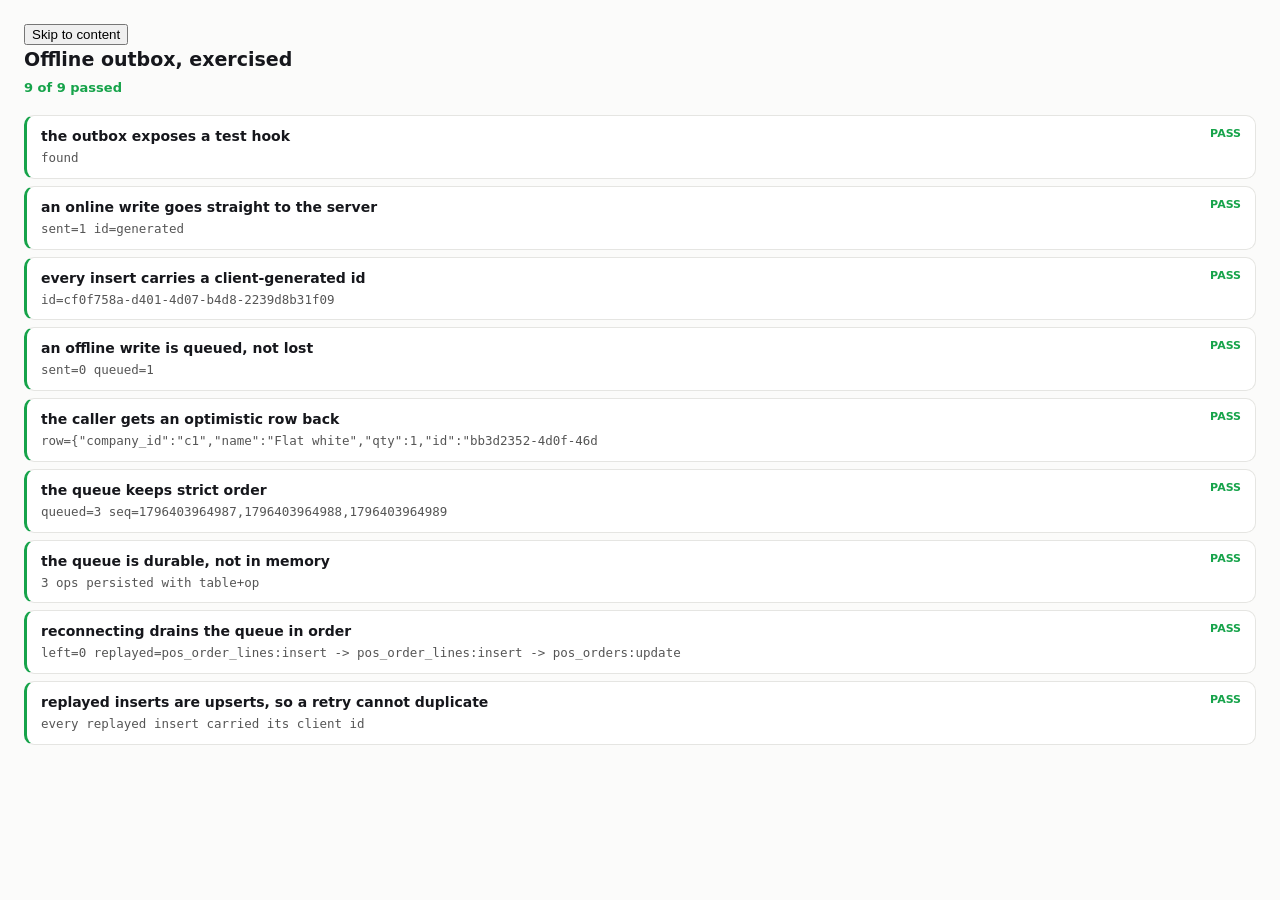
<file: tests/offline.html>
<!doctype html>
<meta charset="utf-8">
<title>Orbit offline outbox</title>
<style>
  body{font:14px/1.5 system-ui,sans-serif;margin:0;padding:24px;background:#fbfbfa;color:#16171c}
  h1{font-size:19px;margin:0 0 4px}
  .sum{font-size:13px;margin:0 0 18px;font-weight:700}
  .c{border:1px solid #e5e5e2;border-left:3px solid #ccc;border-radius:10px;padding:10px 14px;margin:7px 0;background:#fff}
  .c.ok{border-left-color:#16a34a} .c.no{border-left-color:#dc2626;background:#fef4f4}
  .n{font-weight:600} .d{font-size:12.5px;color:#555;font-family:ui-monospace,monospace;margin-top:2px}
  .tag{float:right;font-size:11px;font-weight:700} .ok .tag{color:#16a34a} .no .tag{color:#dc2626}
</style>
<h1>Offline outbox, exercised</h1>
<p class="sum" id="sum">running...</p>
<div id="out"></div>

<script>
  window.cfg = { SUPABASE_URL: "https://example.supabase.co", SUPABASE_ANON_KEY: "test" };
  // A fake supabase that can be switched between "online" and "the wifi died",
  // so the outbox can be tested without a network.
  window.__NET = { up: true, sent: [] };
  function mkChain(table) {
    var st = { table: table, op: null, payload: null, match: {} };
    var chain = {
      upsert: function (p) { st.op = "insert"; st.payload = p; return fin(); },
      insert: function (p) { st.op = "insert"; st.payload = p; return fin(); },
      update: function (p) { st.op = "update"; st.payload = p; return chain; },
      delete: function () { st.op = "delete"; return chain; },
      select: function () { return chain; },
      eq: function (k, v) { st.match[k] = v; return chain; },
      in: function () { return chain; },
      order: function () { return chain; },
      limit: function () { return chain; },
      maybeSingle: function () { return fin(); },
      single: function () { return fin(); },
      then: function (res, rej) { return fin().then(res, rej); }
    };
    function fin() {
      return new Promise(function (resolve, reject) {
        if (!window.__NET.up) { reject(new TypeError("Failed to fetch")); return; }
        window.__NET.sent.push({ table: st.table, op: st.op, payload: st.payload, match: st.match });
        resolve({ data: st.payload, error: null, count: 0 });
      });
    }
    return chain;
  }
  window.supabase = { createClient: function () { return { from: mkChain, rpc: function () { return Promise.resolve({ data: null, error: null }); }, auth: { getSession: function () { return Promise.resolve({ data: {} }); }, onAuthStateChange: function () { } } }; } };
</script>
<script src="../js/app.js"></script>
<script>
(async function () {
  var results = [];
  function t(name, ok, detail) { results.push({ name: name, ok: !!ok, detail: detail || "" }); }
  function render() {
    var pass = results.filter(function (r) { return r.ok; }).length;
    var s = document.getElementById("sum");
    s.textContent = pass + " of " + results.length + " passed";
    s.style.color = pass === results.length ? "#16a34a" : "#dc2626";
    document.getElementById("out").innerHTML = results.map(function (r) {
      return '<div class="c ' + (r.ok ? "ok" : "no") + '"><span class="tag">' + (r.ok ? "PASS" : "FAIL") +
        '</span><div class="n">' + r.name + '</div><div class="d">' + r.detail + '</div></div>';
    }).join("");
  }
  // the app exposes nothing, so reach the outbox the way the app does: via IndexedDB
  function readQueue() {
    return new Promise(function (res) {
      var rq = indexedDB.open("orbit_outbox", 1);
      rq.onsuccess = function () {
        var db = rq.result;
        if (!db.objectStoreNames.contains("ops")) { res([]); return; }
        var g = db.transaction("ops", "readonly").objectStore("ops").getAll();
        g.onsuccess = function () { res((g.result || []).sort(function (a, b) { return a.seq - b.seq; })); };
        g.onerror = function () { res([]); };
      };
      rq.onerror = function () { res([]); };
    });
  }
  // Clear the STORE, never deleteDatabase: the app holds an open connection, so
  // a delete blocks and every later open queues behind it. That cost a debugging
  // detour once already.
  function clearQueue() {
    return new Promise(function (res) {
      var rq = indexedDB.open("orbit_outbox", 1);
      rq.onsuccess = function () {
        var db = rq.result;
        if (!db.objectStoreNames.contains("ops")) { res(); return; }
        var c = db.transaction("ops", "readwrite").objectStore("ops").clear();
        c.onsuccess = c.onerror = function () { res(); };
      };
      rq.onerror = rq.onblocked = function () { res(); };
    });
  }

  await clearQueue();
  await new Promise(function (r) { setTimeout(r, 200); });

  // The app's own function, reached through the click path it is wired to.
  // svcWrite is module-private, so drive it the way a waiter would: pretend the
  // network died, then check the write landed in IndexedDB instead of vanishing.
  var sw = window.__svcWriteForTest;
  t("the outbox exposes a test hook", !!sw, sw ? "found" : "window.__svcWriteForTest is missing");
  if (!sw) { render(); return; }

  // 1. online write goes straight out
  window.__NET.up = true; window.__NET.sent = [];
  var r1 = await sw("pos_orders", "insert", { company_id: "c1", number: "T1" });
  t("an online write goes straight to the server",
    window.__NET.sent.length === 1 && !!r1 && !!r1.id,
    "sent=" + window.__NET.sent.length + " id=" + (r1 && r1.id ? "generated" : "MISSING"));

  // 2. every insert gets a client id, so a replay cannot duplicate
  t("every insert carries a client-generated id", !!(r1 && /^[0-9a-f-]{36}$/.test(r1.id)), "id=" + (r1 && r1.id));

  // 3. offline write queues instead of failing
  window.__NET.up = false; window.__NET.sent = [];
  var r2 = await sw("pos_order_lines", "insert", { company_id: "c1", name: "Flat white", qty: 1 });
  var q = await readQueue();
  t("an offline write is queued, not lost",
    window.__NET.sent.length === 0 && q.length === 1 && !!r2,
    "sent=" + window.__NET.sent.length + " queued=" + q.length);

  // 4. the caller still gets a usable row back, so the UI can paint optimistically
  t("the caller gets an optimistic row back", !!(r2 && r2.id && r2.name === "Flat white"), "row=" + JSON.stringify(r2 || null).slice(0, 70));

  // 5. order is preserved
  await sw("pos_order_lines", "insert", { company_id: "c1", name: "Croissant", qty: 1 });
  await sw("pos_orders", "update", { total: 12 }, { match: { id: r1.id } });
  q = await readQueue();
  var seqs = q.map(function (x) { return x.seq; });
  var sorted = seqs.slice().sort(function (a, b) { return a - b; });
  t("the queue keeps strict order", q.length === 3 && JSON.stringify(seqs) === JSON.stringify(sorted),
    "queued=" + q.length + " seq=" + seqs.join(","));

  // 6. it survives a reload (it is in IndexedDB, not memory)
  t("the queue is durable, not in memory", q.length === 3 && q.every(function (x) { return x.table && x.op; }),
    "3 ops persisted with table+op");

  // 7. coming back online drains it, in order
  window.__NET.up = true; window.__NET.sent = [];
  window.dispatchEvent(new Event("online"));
  await new Promise(function (r) { setTimeout(r, 700); });
  q = await readQueue();
  var order = window.__NET.sent.map(function (x) { return x.table + ":" + x.op; });
  t("reconnecting drains the queue in order",
    q.length === 0 && window.__NET.sent.length === 3 &&
    order[0] === "pos_order_lines:insert" && order[2] === "pos_orders:update",
    "left=" + q.length + " replayed=" + order.join(" -> "));

  // 8. replay is idempotent: inserts go out as upsert on the client id
  t("replayed inserts are upserts, so a retry cannot duplicate",
    window.__NET.sent.filter(function (x) { return x.op === "insert"; }).every(function (x) { return x.payload && x.payload.id; }),
    "every replayed insert carried its client id");

  await clearQueue();
  render();
})();
</script>
</file>
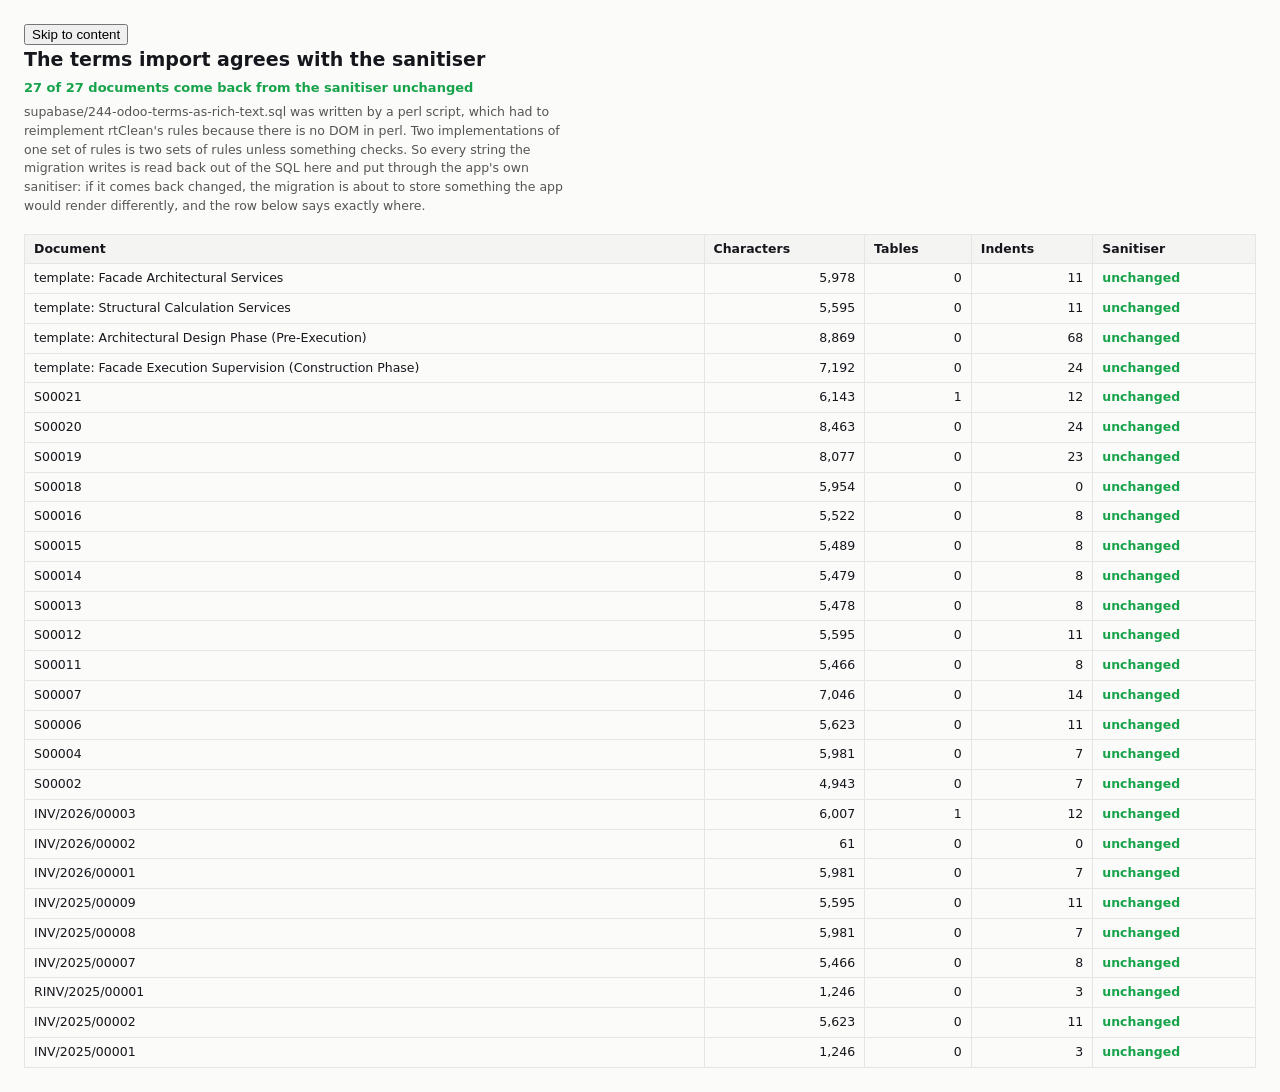
<file: tests/richtext-import.html>
<!doctype html>
<meta charset="utf-8">
<title>Orbit terms import</title>
<style>
  body{font:14px/1.5 system-ui,sans-serif;margin:0;padding:24px;background:#fbfbfa;color:#16171c}
  h1{font-size:19px;margin:0 0 4px}
  p.sum{font-size:13px;margin:0 0 6px;font-weight:700}
  p.why{font-size:12.5px;color:#555;margin:0 0 18px;max-width:70ch}
  table{border-collapse:collapse;font-size:12.5px;width:100%}
  th,td{border:1px solid #e5e5e2;padding:5px 9px;text-align:left;vertical-align:top}
  th{background:#f4f4f2;font-weight:600}
  td.n{text-align:right;font-variant-numeric:tabular-nums}
  tr.no td{background:#fef4f4}
  .ok{color:#16a34a;font-weight:700} .no{color:#dc2626;font-weight:700}
  pre{margin:4px 0 0;font-size:11.5px;white-space:pre-wrap;word-break:break-all;color:#a11}
</style>
<h1>The terms import agrees with the sanitiser</h1>
<p class="sum" id="sum">loading...</p>
<p class="why">
  supabase/244-odoo-terms-as-rich-text.sql was written by a perl script, which had to
  reimplement rtClean's rules because there is no DOM in perl. Two implementations of
  one set of rules is two sets of rules unless something checks. So every string the
  migration writes is read back out of the SQL here and put through the app's own
  sanitiser: if it comes back changed, the migration is about to store something the
  app would render differently, and the row below says exactly where.
</p>
<div id="out"></div>

<!-- app.js needs these two before it will run at all -->
<script>
  window.cfg = { SUPABASE_URL: "https://example.supabase.co", SUPABASE_ANON_KEY: "test" };
  var _chain = new Proxy(function () { return _chain; }, {
    get: function (t, k) {
      if (k === "then") return function (res) { return Promise.resolve({ data: [], error: null, count: 0 }).then(res); };
      return _chain;
    },
    apply: function () { return _chain; }
  });
  window.supabase = { createClient: function () { return _chain; } };
</script>
<script src="../js/app.js"></script>
<script>
(async function () {
  var sum = document.getElementById("sum");
  var sql = await fetch("../supabase/244-odoo-terms-as-rich-text.sql?cb=" + Math.random())
    .then(function (r) { return r.ok ? r.text() : ""; });
  if (!sql) { sum.textContent = "could not read the migration"; sum.className = "sum no"; return; }

  // Pull out each update's literal: the label from its own comment line, then the
  // single-quoted value with SQL's doubled quotes turned back into one.
  var rows = [], re = /--\s*([^\n]+)\n\s*update\s+public\.(\w+)\s+set\s+(note|narration)\s*=\s*'/g, m;
  while ((m = re.exec(sql))) {
    var i = re.lastIndex, v = "";
    for (;;) {
      var q = sql.indexOf("'", i);
      if (q < 0) { v = null; break; }
      v += sql.slice(i, q);
      if (sql.charAt(q + 1) === "'") { v += "'"; i = q + 2; continue; }
      i = q + 1; break;
    }
    if (v === null) { rows.push({ what: m[1], err: "unterminated literal" }); continue; }
    rows.push({ what: m[1].trim(), table: m[2], col: m[3], html: v });
  }

  var bad = 0;
  var body = rows.map(function (r) {
    if (r.err) { bad++; return '<tr class="no"><td>' + r.what + '</td><td colspan="4">' + r.err + '</td></tr>'; }
    var again = window.__rt.clean(r.html);
    var same = again === r.html;
    if (!same) bad++;
    // where the two first differ, so a mismatch names a place and not just a length
    var at = 0;
    while (at < again.length && at < r.html.length && again.charAt(at) === r.html.charAt(at)) at++;
    var tables = (r.html.match(/<table>/g) || []).length;
    var indents = (r.html.match(/class="rt-in[1-3]"/g) || []).length;
    return '<tr class="' + (same ? "" : "no") + '">' +
      '<td>' + r.what.replace(/&/g, "&amp;").replace(/</g, "&lt;") + '</td>' +
      '<td class="n">' + r.html.length.toLocaleString() + '</td>' +
      '<td class="n">' + tables + '</td>' +
      '<td class="n">' + indents + '</td>' +
      '<td class="' + (same ? "ok" : "no") + '">' + (same ? "unchanged" : "CHANGED") +
      (same ? "" : '<pre>at ' + at + '\nmigration: ' + r.html.slice(at, at + 120).replace(/&/g, "&amp;").replace(/</g, "&lt;") +
        '\nsanitiser: ' + again.slice(at, at + 120).replace(/&/g, "&amp;").replace(/</g, "&lt;") + '</pre>') +
      '</td></tr>';
  }).join("");

  sum.textContent = (rows.length - bad) + " of " + rows.length + " documents come back from the sanitiser unchanged";
  sum.className = "sum " + (bad ? "no" : "ok");
  document.getElementById("out").innerHTML =
    '<table><thead><tr><th>Document</th><th>Characters</th><th>Tables</th><th>Indents</th><th>Sanitiser</th></tr></thead><tbody>' +
    body + '</tbody></table>';
})();
</script>
</file>
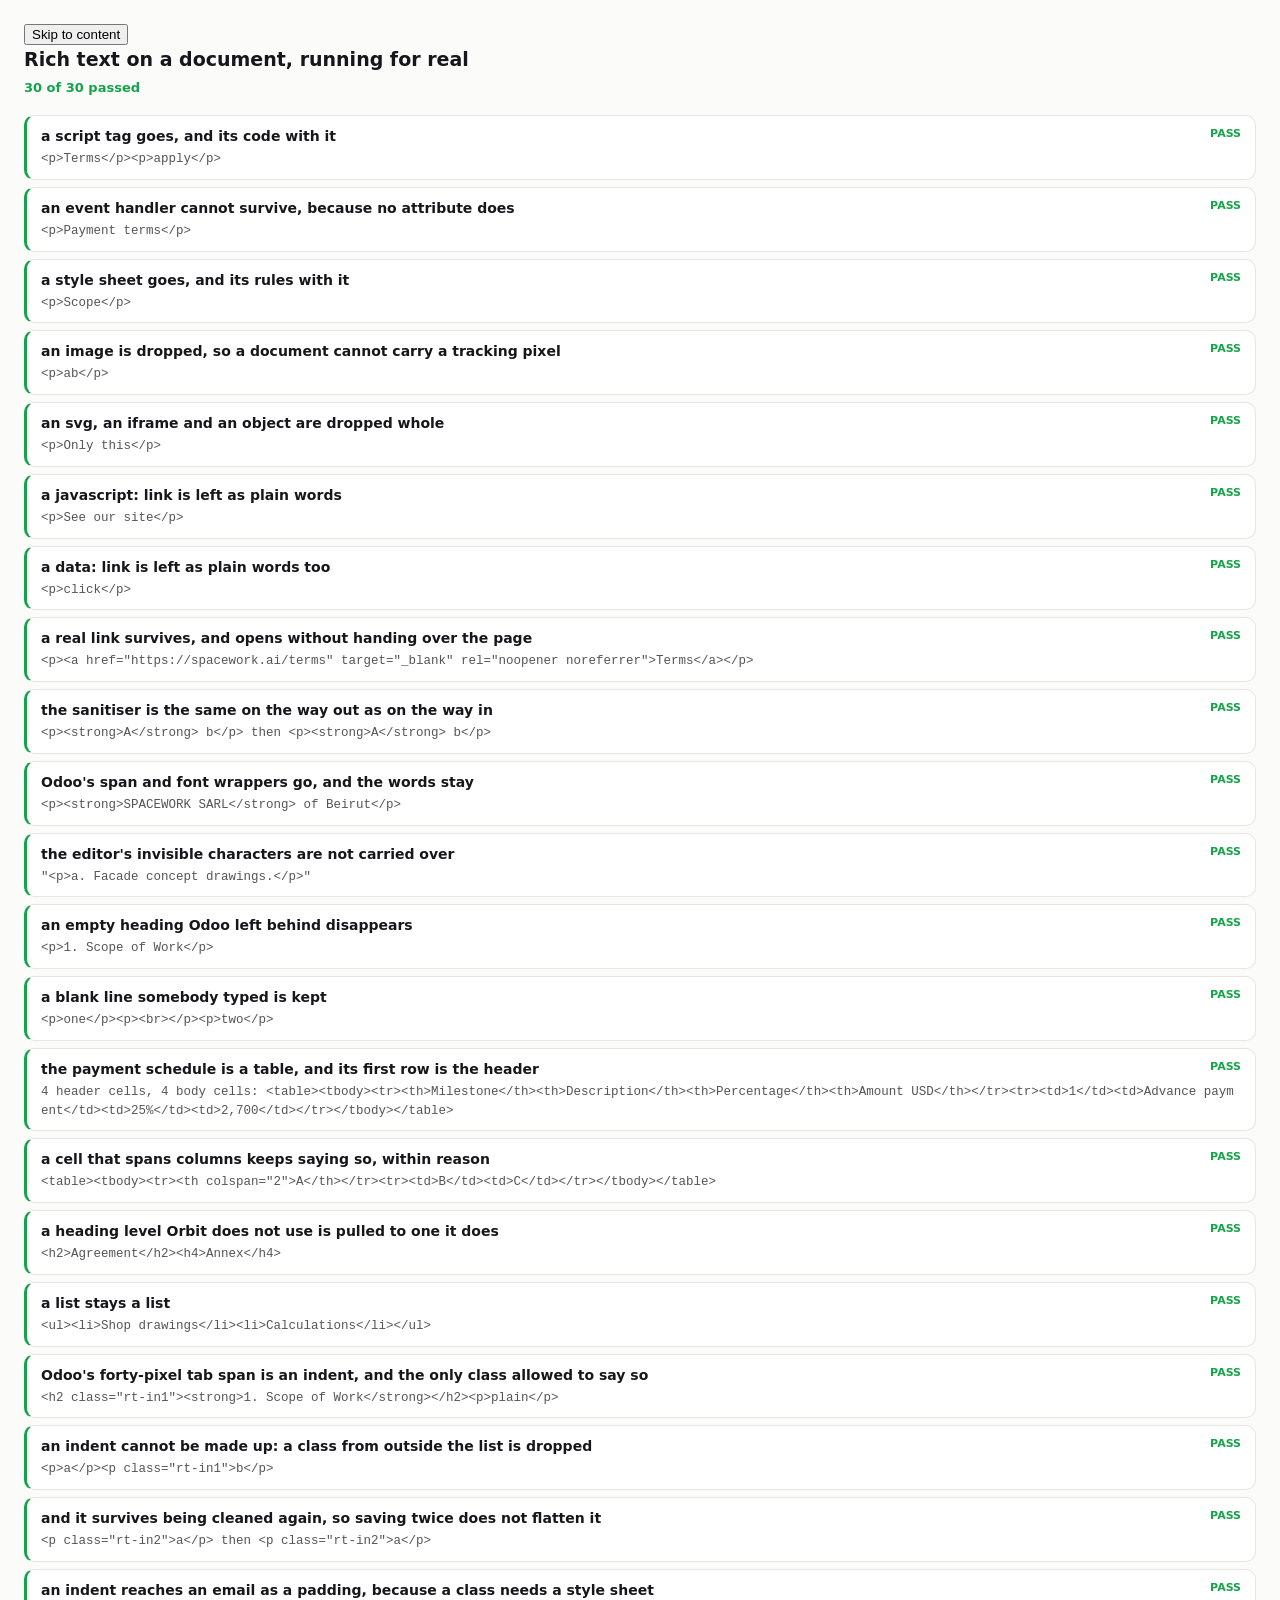
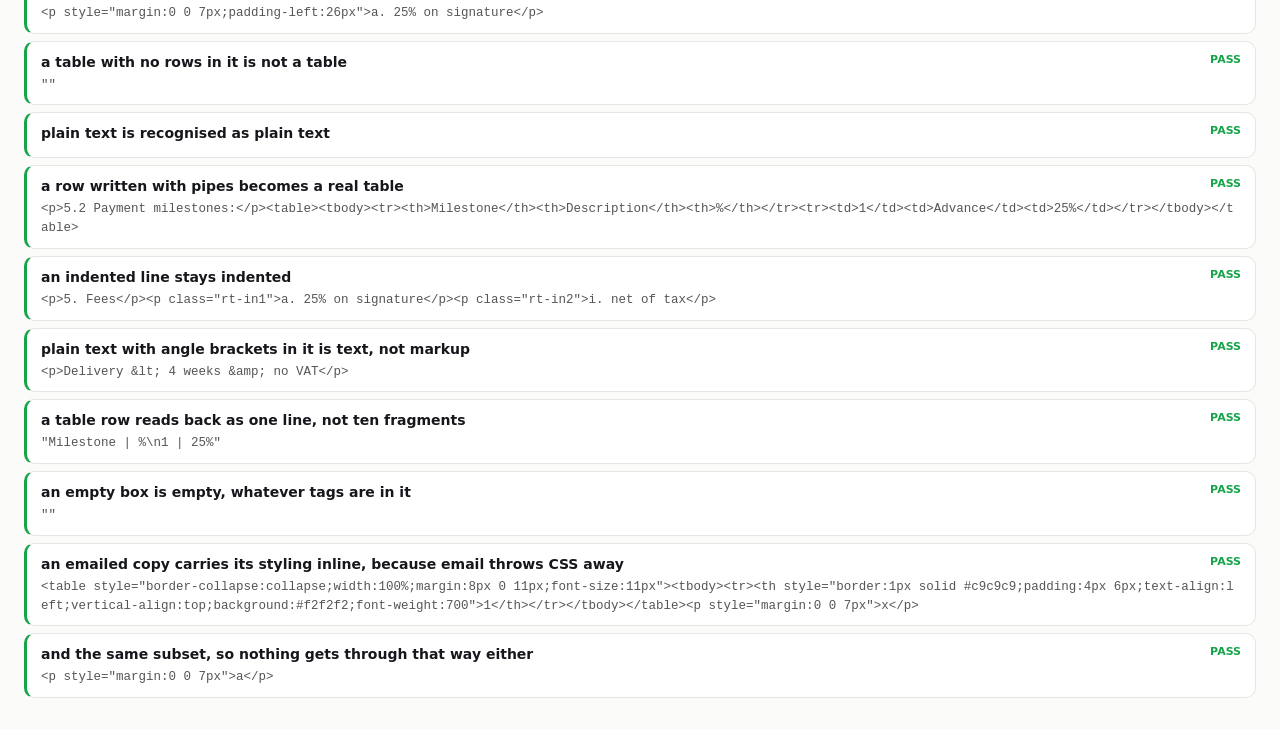
<file: tests/richtext.html>
<!doctype html>
<meta charset="utf-8">
<title>Orbit rich text</title>
<style>
  body{font:14px/1.5 system-ui,sans-serif;margin:0;padding:24px;background:#fbfbfa;color:#16171c}
  h1{font-size:19px;margin:0 0 4px}
  h2{font-size:15px;margin:26px 0 4px}
  .sum{font-size:13px;margin:0 0 18px;font-weight:700}
  .c{border:1px solid #e5e5e2;border-left:3px solid #ccc;border-radius:10px;padding:10px 14px;margin:7px 0;background:#fff}
  .c.ok{border-left-color:#16a34a} .c.no{border-left-color:#dc2626;background:#fef4f4}
  .n{font-weight:600} .d{font-size:12.5px;color:#555;font-family:ui-monospace,monospace;margin-top:3px;word-break:break-all}
  .tag{float:right;font-size:11px;font-weight:700} .ok .tag{color:#16a34a} .no .tag{color:#dc2626}
</style>
<h1>Rich text on a document, running for real</h1>
<p class="sum" id="sum">loading app.js...</p>
<div id="out"></div>

<!-- app.js needs these two before it will run at all -->
<script>
  window.cfg = { SUPABASE_URL: "https://example.supabase.co", SUPABASE_ANON_KEY: "test" };
  var _chain = new Proxy(function () { return _chain; }, {
    get: function (t, k) {
      if (k === "then") return function (res) { return Promise.resolve({ data: [], error: null, count: 0 }).then(res); };
      return _chain;
    },
    apply: function () { return _chain; }
  });
  window.supabase = { createClient: function () { return _chain; } };
</script>
<script src="../js/app.js"></script>
<script>
(function () {
  var results = [];
  function t(name, fn) {
    var r; try { r = fn(); } catch (e) { r = { ok: false, detail: e.message }; }
    results.push({ name: name, ok: !!(r && r.ok), detail: (r && r.detail) || "" });
  }
  var RT = window.__rt;

  // ---- what must never get through ----------------------------------------
  t("a script tag goes, and its code with it", function () {
    var out = RT.clean('<p>Terms</p><script>alert(1)<\/script><p>apply</p>');
    return { ok: out.indexOf("script") < 0 && out.indexOf("alert") < 0 && /Terms/.test(out) && /apply/.test(out), detail: out };
  });
  t("an event handler cannot survive, because no attribute does", function () {
    var out = RT.clean('<p onclick="steal()" onmouseover="x" style="position:fixed">Payment terms</p>');
    return { ok: out === "<p>Payment terms</p>", detail: out };
  });
  t("a style sheet goes, and its rules with it", function () {
    var out = RT.clean('<style>body{display:none}</style><p>Scope</p>');
    return { ok: out === "<p>Scope</p>", detail: out };
  });
  t("an image is dropped, so a document cannot carry a tracking pixel", function () {
    var out = RT.clean('<p>a<img src="https://x/p.gif" onerror="alert(1)">b</p>');
    return { ok: out.indexOf("img") < 0 && out.indexOf("alert") < 0 && /a/.test(out) && /b/.test(out), detail: out };
  });
  t("an svg, an iframe and an object are dropped whole", function () {
    var out = RT.clean('<svg><script>alert(1)<\/script></svg><iframe src="x"></iframe><object data="y"></object><p>Only this</p>');
    return { ok: out === "<p>Only this</p>", detail: out };
  });
  t("a javascript: link is left as plain words", function () {
    var out = RT.clean('<p>See <a href="javascript:alert(1)">our site</a></p>');
    return { ok: out === "<p>See our site</p>", detail: out };
  });
  t("a data: link is left as plain words too", function () {
    var out = RT.clean('<p><a href="data:text/html,<script>alert(1)<\/script>">click</a></p>');
    return { ok: out === "<p>click</p>", detail: out };
  });
  t("a real link survives, and opens without handing over the page", function () {
    var out = RT.clean('<p><a href="https://spacework.ai/terms" class="x">Terms</a></p>');
    return { ok: /href="https:\/\/spacework\.ai\/terms"/.test(out) && /rel="noopener noreferrer"/.test(out) && out.indexOf("class") < 0, detail: out };
  });
  t("the sanitiser is the same on the way out as on the way in", function () {
    var once = RT.clean('<div><span style="color:red"><strong>A</strong> b</span></div>');
    var twice = RT.clean(once);
    return { ok: once === twice && once === "<p><strong>A</strong> b</p>", detail: once + "  then  " + twice };
  });

  // ---- what came out of Odoo must arrive intact ----------------------------
  t("Odoo's span and font wrappers go, and the words stay", function () {
    var out = RT.clean('<p><strong><span class="o_small-fs">SPACEWORK SARL</span></strong><span class="o_small-fs"> of Beirut</span></p>');
    return { ok: out === "<p><strong>SPACEWORK SARL</strong> of Beirut</p>", detail: out };
  });
  t("the editor's invisible characters are not carried over", function () {
    var out = RT.clean('<p>​a. Facade concept drawings.﻿</p>');
    return { ok: out === "<p>a. Facade concept drawings.</p>", detail: JSON.stringify(out) };
  });
  t("an empty heading Odoo left behind disappears", function () {
    var out = RT.clean('<h2 data-oe-version="2.0"><font><span class="oe-tabs">\t</span></font></h2><p>1. Scope of Work</p>');
    return { ok: out === "<p>1. Scope of Work</p>", detail: out };
  });
  t("a blank line somebody typed is kept", function () {
    var out = RT.clean('<p>one</p><p><br></p><p>two</p>');
    return { ok: out === "<p>one</p><p><br></p><p>two</p>", detail: out };
  });
  t("the payment schedule is a table, and its first row is the header", function () {
    var src = '<table class="table o_table" style="width:668px"><tbody>' +
      '<tr><td><span>Milestone</span></td><td>Description</td><td>Percentage</td><td>Amount USD</td></tr>' +
      '<tr><td>1</td><td>Advance payment</td><td>25%</td><td>2,700</td></tr></tbody></table>';
    var out = RT.clean(src);
    var heads = (out.match(/<th>/g) || []).length, cells = (out.match(/<td>/g) || []).length;
    return { ok: heads === 4 && cells === 4 && out.indexOf("style") < 0 && /Amount USD/.test(out), detail: heads + " header cells, " + cells + " body cells: " + out };
  });
  t("a cell that spans columns keeps saying so, within reason", function () {
    var out = RT.clean('<table><tr><th colspan="2">A</th></tr><tr><td colspan="4000">B</td><td rowspan="abc">C</td></tr></table>');
    return { ok: /<th colspan="2">/.test(out) && out.indexOf('colspan="4000"') < 0 && out.indexOf("rowspan") < 0, detail: out };
  });
  t("a heading level Orbit does not use is pulled to one it does", function () {
    var out = RT.clean("<h1>Agreement</h1><h5>Annex</h5>");
    return { ok: out === "<h2>Agreement</h2><h4>Annex</h4>", detail: out };
  });
  t("a list stays a list", function () {
    var out = RT.clean('<ul><li>Shop drawings</li><li>Calculations</li></ul>');
    return { ok: out === "<ul><li>Shop drawings</li><li>Calculations</li></ul>", detail: out };
  });
  t("Odoo's forty-pixel tab span is an indent, and the only class allowed to say so", function () {
    var out = RT.clean('<h2><span class="oe-tabs" style="width: 40px;">\t</span><strong>1. Scope of Work</strong></h2>' +
                       '<p class="o_small-fs evil" style="x">plain</p>');
    return { ok: out === '<h2 class="rt-in1"><strong>1. Scope of Work</strong></h2><p>plain</p>', detail: out };
  });
  t("an indent cannot be made up: a class from outside the list is dropped", function () {
    var out = RT.clean('<p class="rt-in9">a</p><p class="rt-in1 sneaky">b</p>');
    return { ok: out === '<p>a</p><p class="rt-in1">b</p>', detail: out };
  });
  t("and it survives being cleaned again, so saving twice does not flatten it", function () {
    var once = RT.clean('<p>\t\ta</p>'), twice = RT.clean(once);
    return { ok: once === '<p class="rt-in2">a</p>' && twice === once, detail: once + "  then  " + twice };
  });
  t("an indent reaches an email as a padding, because a class needs a style sheet", function () {
    var out = RT.html("\ta. 25% on signature", { inline: true });
    return { ok: /padding-left:26px/.test(out) && out.indexOf("class") < 0, detail: out };
  });
  t("a table with no rows in it is not a table", function () {
    var out = RT.clean("<table><tbody></tbody></table>");
    return { ok: out === "", detail: JSON.stringify(out) };
  });

  // ---- the plain text written before any of this still works ---------------
  t("plain text is recognised as plain text", function () {
    return { ok: RT.isHTML("1. Scope of Work\nAll mentioned works") === false && RT.isHTML("<p>x</p>") === true, detail: "" };
  });
  t("a row written with pipes becomes a real table", function () {
    var out = RT.html("5.2 Payment milestones:\nMilestone | Description | %\n1 | Advance | 25%");
    return { ok: /<th>Milestone<\/th>/.test(out) && /<td>Advance<\/td>/.test(out) && /<p>5\.2 Payment milestones:<\/p>/.test(out), detail: out };
  });
  t("an indented line stays indented", function () {
    var out = RT.html("5. Fees\n\ta. 25% on signature\n\t\ti. net of tax");
    return { ok: out === '<p>5. Fees</p><p class="rt-in1">a. 25% on signature</p><p class="rt-in2">i. net of tax</p>', detail: out };
  });
  t("plain text with angle brackets in it is text, not markup", function () {
    var out = RT.html("Delivery < 4 weeks & no VAT");
    return { ok: out === "<p>Delivery &lt; 4 weeks &amp; no VAT</p>", detail: out };
  });
  t("a table row reads back as one line, not ten fragments", function () {
    var txt = RT.toText('<table><tr><th>Milestone</th><th>%</th></tr><tr><td>1</td><td>25%</td></tr></table>');
    return { ok: txt === "Milestone | %\n1 | 25%", detail: JSON.stringify(txt) };
  });
  t("an empty box is empty, whatever tags are in it", function () {
    return { ok: RT.toText("<p><br></p><p>&nbsp;</p>").trim() === "", detail: JSON.stringify(RT.toText("<p><br></p>")) };
  });

  // ---- the emailed copy ----------------------------------------------------
  t("an emailed copy carries its styling inline, because email throws CSS away", function () {
    var out = RT.html('<table><tr><td>1</td></tr></table><p>x</p>', { inline: true });
    return { ok: /<table style="border-collapse:collapse/.test(out) && /<th style="border:1px solid/.test(out) && /<p style="margin:0 0 7px">x<\/p>/.test(out), detail: out };
  });
  t("and the same subset, so nothing gets through that way either", function () {
    var out = RT.html('<p onclick="x">a</p><script>b<\/script>', { inline: true });
    return { ok: out.indexOf("onclick") < 0 && out.indexOf("script") < 0, detail: out };
  });

  var pass = results.filter(function (r) { return r.ok; }).length;
  var s = document.getElementById("sum");
  s.textContent = pass + " of " + results.length + " passed";
  s.style.color = pass === results.length ? "#16a34a" : "#dc2626";
  document.getElementById("out").innerHTML = results.map(function (r) {
    return '<div class="c ' + (r.ok ? "ok" : "no") + '"><span class="tag">' + (r.ok ? "PASS" : "FAIL") + '</span>' +
      '<div class="n">' + r.name + '</div>' +
      '<div class="d">' + String(r.detail).replace(/&/g, "&amp;").replace(/</g, "&lt;") + '</div></div>';
  }).join("");
})();
</script>
</file>
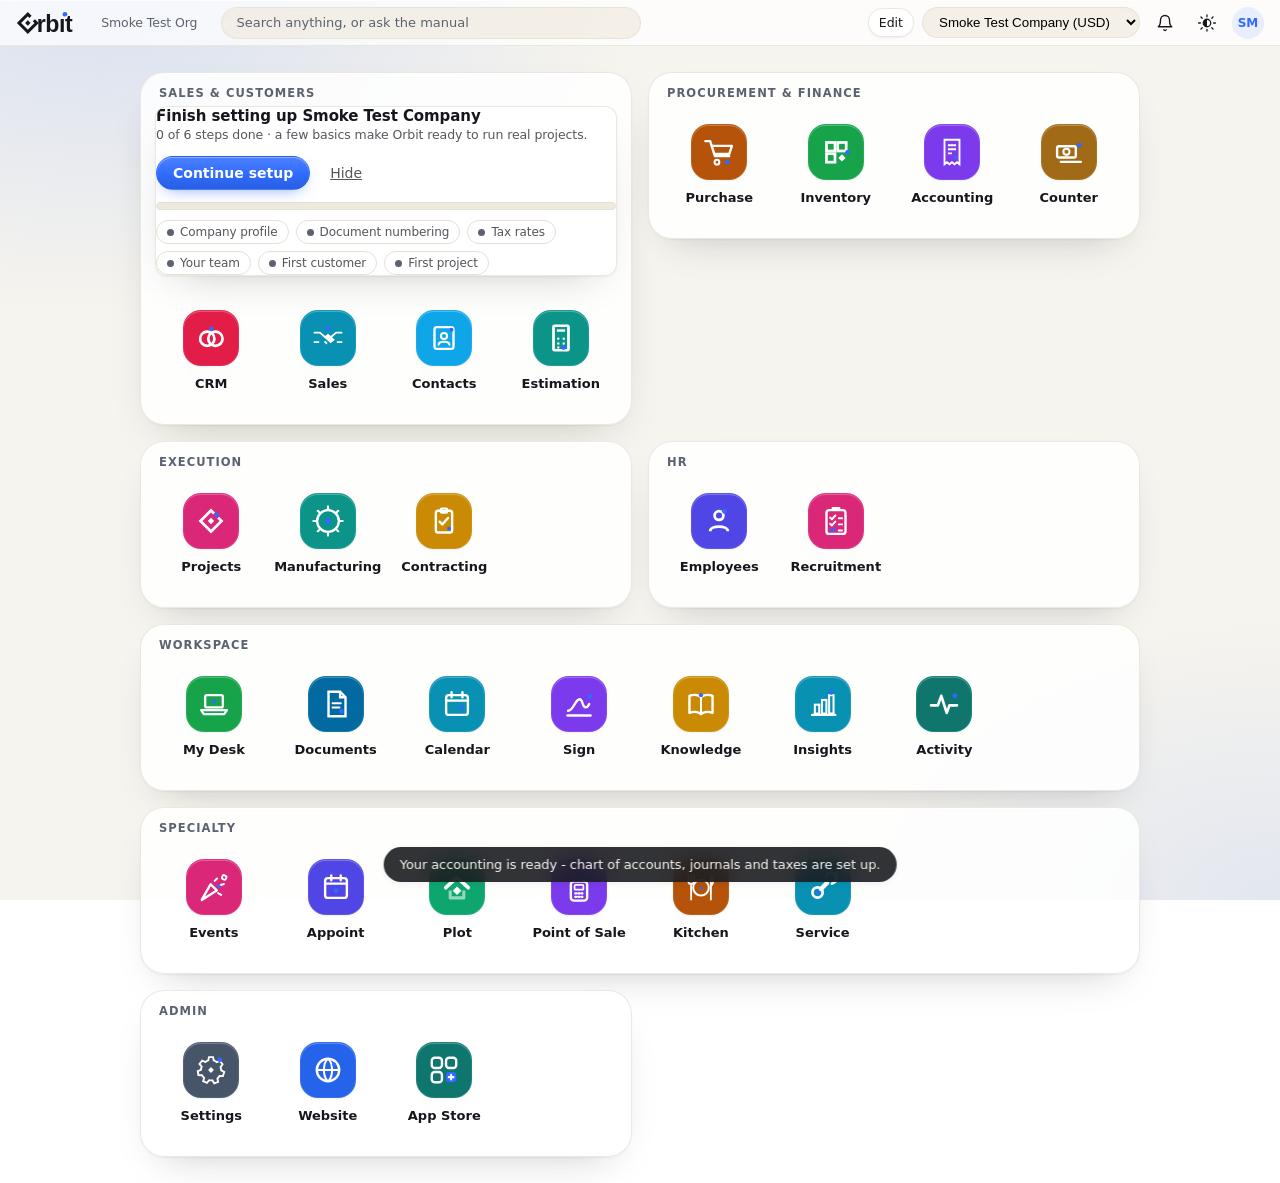
<file: tests/smoke-frame.html>
<!doctype html>
<meta charset="utf-8">
<!-- No request may leave this server: the backend is tests/smoke-stub.js. -->
<meta http-equiv="Content-Security-Policy" content="default-src 'self' 'unsafe-inline' 'unsafe-eval' data: blob:">
<!-- app.js loads help pages and images by paths relative to the site root -->
<base href="../">
<title>Orbit under smoke test</title>
<div id="root"></div>
<script>
  // One stamp for every file, so an edit made a moment ago is the version under test.
  (function () {
    var t = Date.now();
    document.write('<link rel="stylesheet" href="css/app.css?t=' + t + '">');
    document.write('<script src="tests/smoke-stub.js?t=' + t + '"><\/script>');
    document.write('<script>window.__ORBIT_SMOKE__ = true;<\/script>');
    document.write('<script src="js/app.js?t=' + t + '"><\/script>');
  })();
</script>
</file>
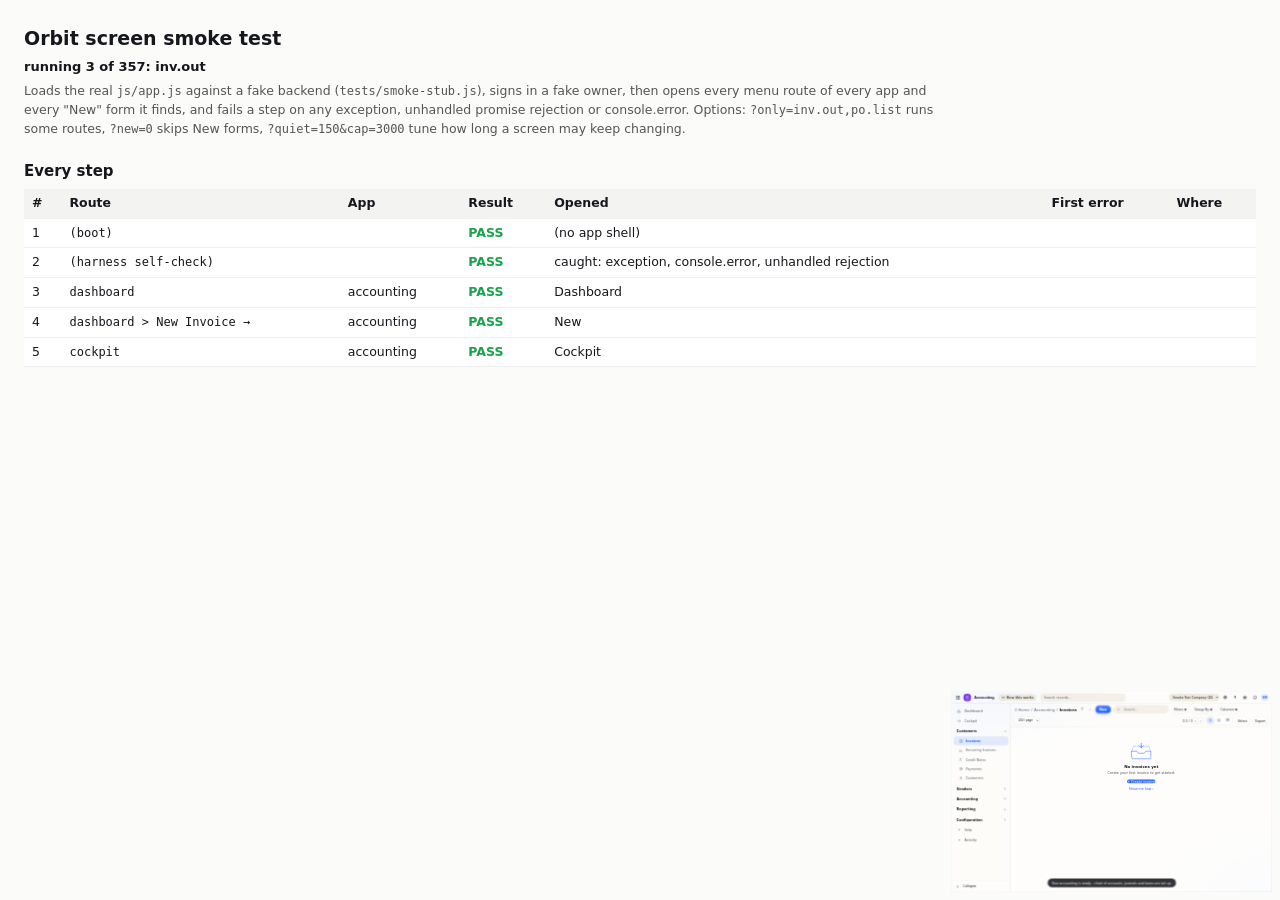
<file: tests/smoke.html>
<!doctype html>
<meta charset="utf-8">
<title>Orbit screen smoke test</title>
<style>
  body{font:14px/1.5 system-ui,sans-serif;margin:0;padding:24px;background:#fbfbfa;color:#16171c}
  h1{font-size:19px;margin:0 0 4px}
  h2{font-size:15px;margin:22px 0 6px}
  .sum{font-size:13px;margin:0 0 6px;font-weight:700}
  .note{font-size:12.5px;color:#555;margin:0 0 14px;max-width:920px}
  .wrap{overflow-x:auto}
  table{border-collapse:collapse;width:100%;font-size:12.5px;background:#fff}
  th,td{border-bottom:1px solid #eee;padding:5px 8px;text-align:left;vertical-align:top}
  th{background:#f3f3f1;font-weight:600}
  tr.no td{background:#fef4f4}
  .ok{color:#16a34a;font-weight:700} .bad{color:#dc2626;font-weight:700}
  .muted{color:#777}
  code{font-family:ui-monospace,Menlo,monospace;font-size:12px}
  #uniq li{margin:3px 0}
  #frame-box{position:fixed;right:8px;bottom:8px;width:1280px;height:800px;transform:scale(.25);transform-origin:bottom right;border:1px solid #ccc;background:#fff}
  #frame-box iframe{width:100%;height:100%;border:0}
</style>
<h1>Orbit screen smoke test</h1>
<p class="sum" id="sum">starting...</p>
<p class="note">Loads the real <code>js/app.js</code> against a fake backend (<code>tests/smoke-stub.js</code>), signs in a fake owner, then opens every menu route of every app and every "New" form it finds, and fails a step on any exception, unhandled promise rejection or console.error. Options: <code>?only=inv.out,po.list</code> runs some routes, <code>?new=0</code> skips New forms, <code>?quiet=150&amp;cap=3000</code> tune how long a screen may keep changing.</p>
<div id="uniqbox" hidden><h2>Distinct crashes</h2><ol id="uniq"></ol></div>
<h2>Every step</h2>
<div class="wrap"><table>
  <thead><tr><th>#</th><th>Route</th><th>App</th><th>Result</th><th>Opened</th><th>First error</th><th>Where</th></tr></thead>
  <tbody id="rows"></tbody>
</table></div>
<div id="frame-box"><iframe id="app" title="Orbit under test"></iframe></div>
<script>
(async function () {
  "use strict";
  var P = new URLSearchParams(location.search);
  var ONLY = P.get("only") ? P.get("only").split(",").map(function (s) { return s.trim(); }).filter(Boolean) : null;
  var DO_NEW = P.get("new") !== "0";
  var QUIET = Number(P.get("quiet")) || 150, CAP = Number(P.get("cap")) || 3000;
  var frame = document.getElementById("app"), sumEl = document.getElementById("sum"), tbody = document.getElementById("rows");
  var rows = [], TOKEN = "", report = window.__smokeReport = { done: false, total: 0, passed: 0, failed: 0, rows: [] };

  function now() { return performance.now(); }
  function esc(s) { return String(s == null ? "" : s).replace(/&/g, "&amp;").replace(/</g, "&lt;").replace(/>/g, "&gt;"); }
  function squash(s, n) { return String(s || "").trim().replace(/\s+/g, " ").slice(0, n || 60); }
  // A background tab slows setTimeout to once a second or worse, which turns a
  // few minutes into an hour. MessageChannel messages are not throttled.
  function sleep(ms) {
    return new Promise(function (res) {
      if (!document.hidden) { setTimeout(res, ms); return; }
      var ch = new MessageChannel(), t0 = now();
      ch.port1.onmessage = function () { if (now() - t0 >= ms) { ch.port1.close(); res(); } else ch.port2.postMessage(0); };
      ch.port2.postMessage(0);
    });
  }
  // Wait until the screen has stopped changing: no query answered and no DOM
  // change for QUIET ms, or CAP ms have passed.
  async function settle(w) {
    var t0 = now(), seen = -1, since = now();
    while (now() - t0 < CAP) {
      await sleep(30);
      var a = w.__smoke ? w.__smoke.activity : 0;
      if (a !== seen) { seen = a; since = now(); }
      else if (now() - since >= QUIET) return true;
    }
    return false;
  }
  // The most useful stack line: the first frame inside the app or a help page.
  function where(stack) {
    var lines = String(stack || "").split("\n"), re = /(?:at\s+(?:async\s+)?([^\s(]+)\s+\()?[^()\s]*\/(js\/app\.js|js\/help\/[\w.-]+\.js)(?:\?[^:)]*)?:(\d+):(\d+)/;
    for (var i = 0; i < lines.length; i++) { var m = re.exec(lines[i]); if (m) return (m[1] ? m[1] + " " : "") + m[2] + ":" + m[3]; }
    return (lines[1] || lines[0] || "").trim().slice(0, 140);
  }
  // What is on screen now: the open dialog, else the breadcrumb title, else the
  // first heading. "(empty)" after a route is worth a look even when nothing threw.
  function opened(w) {
    var d = w.document, hs = d.querySelectorAll(".modal .sheet h3"), last = hs[hs.length - 1];
    if (last && squash(last.textContent)) return "dialog: " + squash(last.textContent);
    var bc = d.getElementById("bc-title"); if (bc && squash(bc.textContent)) return squash(bc.textContent);
    var main = d.getElementById("o-main"); if (!main) return "(no app shell)";
    var hd = main.querySelector("h1, h2, h3, .o-bc");
    if (hd && squash(hd.textContent)) return squash(hd.textContent);
    return squash(main.textContent) || "(empty)";
  }

  function loadFrame() {
    return new Promise(function (res) {
      frame.onload = function () { frame.onload = null; res(frame.contentWindow); };
      frame.src = "smoke-frame.html?t=" + Date.now();
    });
  }
  async function bootFrame() {
    var w = await loadFrame(), t0 = now();
    TOKEN = String(Math.random());
    w.__smokeToken = TOKEN;
    while (now() - t0 < 15000) {
      var h = w.__orbitSmoke;
      if (h && h.S && h.S.company && w.document.querySelector(".o-tile")) break;
      await sleep(50);
    }
    await settle(w);
    return w;
  }
  function alive() { var w = frame.contentWindow; return !!(w && w.__smokeToken === TOKEN && w.__orbitSmoke); }

  // Run one step and collect what went wrong while it ran.
  async function step(w, fn) {
    var box = w.__smoke, mark = box.errors.length, note = "";
    try { fn(); } catch (e) { box.errors.push({ kind: "exception", message: e && e.message, stack: e && e.stack }); }
    if (!(await settle(w))) note = "still changing after " + CAP + " ms";
    if (!alive()) return { errors: box.errors.slice(mark), note: "the page reloaded or navigated away", opened: "", reloaded: true };
    return { errors: box.errors.slice(mark), note: note, opened: opened(w) };
  }
  function addRow(r) {
    r.n = rows.length + 1; rows.push(r);
    var e = r.errors[0], tr = document.createElement("tr");
    if (e) tr.className = "no";
    tr.innerHTML = '<td>' + r.n + '</td><td><code>' + esc(r.route) + '</code></td><td>' + esc(r.app) + '</td>' +
      '<td class="' + (e ? "bad" : "ok") + '">' + (e ? "FAIL" : "PASS") + '</td>' +
      '<td>' + esc(r.opened || "") + '</td>' +
      '<td>' + (e ? esc((e.kind + ": " + e.message).slice(0, 300)) + (r.errors.length > 1 ? ' <span class="muted">(+' + (r.errors.length - 1) + ' more)</span>' : '') : (r.note ? '<span class="muted">' + esc(r.note) + '</span>' : '')) + '</td>' +
      '<td><code>' + (e ? esc(where(e.stack)) : '') + '</code></td>';
    tbody.appendChild(tr);
  }
  function findNew(w) {
    var d = w.document, b = d.getElementById("o-new");
    if (b && b.offsetParent !== null) return b;
    var main = d.getElementById("o-main"); if (!main) return null;
    return [].filter.call(main.querySelectorAll("button, [role=button]"), function (x) {
      return /^(\+\s*)?New(\s|$)/.test((x.textContent || "").trim()) && x.offsetParent !== null && !x.disabled;
    })[0] || null;
  }

  // Some screens keep their real work behind a control that is not "New", and
  // the register is the one that matters: Take payment is where the money, the
  // tender pad and the loyalty live, and none of it was ever opened by this
  // test. A reference error in that modal shipped twice before this existed.
  // Each entry is a list of [label, what to do], run in order after the route.
  // Rows injected into the fixtures here are taken back out at the end, so no
  // other screen sees them.
  var EXTRA = {
    // The statement returns early until a contact is chosen, so the route step alone
    // never runs the part that builds the document: the sort, the document numbers it
    // looks up, and the guard that stops if the user has navigated away.
    "rep.stmt": [
      ["a contact to run it for", function (w) {
        var f = w.__smoke.fixtures;
        f.tables.partners = [{ id: "00000000-0000-4000-8000-0000000000p1", company_id: f.company.id, org_id: f.org.id, name: "Smoke Customer", is_customer: true, payment_days: 30 }];
        w.__orbitSmoke.go("rep.stmt");
      }],
      ["chosen", function (w) {
        var sel = w.document.getElementById("st-pid");
        if (sel && sel.options.length > 1) { sel.selectedIndex = 1; sel.dispatchEvent(new w.Event("change")); }
      }],
      ["and the fixtures put back", function (w) {
        delete w.__smoke.fixtures.tables.partners;
      }]
    ],
    // A receipt is rendered from a document the database hands back, and nothing
    // above opens a payment, so without these steps a broken receipt would ship
    // with every check green: the structural check proves the button is wired, not
    // that pressing it works.
    "pay.in": [
      ["a customer payment to open", function (w) {
        var f = w.__smoke.fixtures;
        f.tables.partners = [{ id: "00000000-0000-4000-8000-0000000000p1", company_id: f.company.id, org_id: f.org.id, name: "Smoke Customer", is_customer: true }];
        f.tables.payments = [{ id: "00000000-0000-4000-8000-00000000y001", company_id: f.company.id, partner_id: "00000000-0000-4000-8000-0000000000p1", payment_type: "inbound", date: "2026-10-07", amount: 1500, currency_code: "USD", state: "posted", reference: "Down payment", memo: "Payment for INV/2026/00003" }];
        w.__orbitSmoke.go("pay.in");
      }],
      ["open it", function (w) {
        var el = w.document.querySelector("#o-main [data-id]"); if (el) el.click();
      }],
      ["print the receipt", function (w) {
        var b = w.document.getElementById("pv-rcpt"); if (b) b.click();
      }],
      ["and open the send box", function (w) {
        var b = w.document.getElementById("pv-mail"); if (b) b.click();
      }],
      ["with the fixtures put back", function (w) {
        var f = w.__smoke.fixtures;
        var ms = w.document.querySelectorAll(".modal.on");
        for (var i = 0; i < ms.length; i++) ms[i].remove();
        delete f.tables.partners; delete f.tables.payments;
      }]
    ],
    "pos.terminal": [
      ["a customer and an item", function (w) {
        var f = w.__smoke.fixtures;
        f.tables.partners = [{ id: "00000000-0000-4000-8000-0000000000p1", company_id: f.company.id, org_id: f.org.id, name: "Smoke Customer", is_customer: true, loyalty_points: 20 }];
        f.tables.products = [{ id: "00000000-0000-4000-8000-0000000000r1", company_id: f.company.id, name: "Smoke Item", list_price: 10, is_active: true, uom: "unit" }];
        f.tables.pos_sessions = [{ id: "00000000-0000-4000-8000-0000000000s1", company_id: f.company.id, register: "Main", status: "open", opening_cash: 100, opened_at: "2026-01-01T08:00:00Z" }];
        w.__orbitSmoke.go("pos.terminal");
      }],
      ["one on the cart", function (w) {
        var t = w.document.querySelector("[data-pid]"); if (t) t.click();
        var c = w.document.getElementById("pos-cust");
        if (c && c.options.length > 1) { c.selectedIndex = 1; c.dispatchEvent(new w.Event("change")); }
      }],
      ["Take payment", function (w) {
        var b = w.document.getElementById("pos-charge"); if (b) b.click();
      }],
      ["and the fixtures put back", function (w) {
        var f = w.__smoke.fixtures;
        var m = w.document.querySelector(".modal.on"); if (m) m.remove();
        delete f.tables.partners; delete f.tables.products; delete f.tables.pos_sessions;
      }]
    ]
  };

  // ---- boot ----
  sumEl.textContent = "loading the app...";
  var w = await bootFrame(), h = w.__orbitSmoke;
  if (!h) {
    sumEl.textContent = "FAIL: app.js exposed no test hook. It sets window.__orbitSmoke only when window.__ORBIT_SMOKE__ is true before it loads.";
    sumEl.className = "sum bad"; report.done = true; return;
  }
  addRow({ route: "(boot)", app: "", errors: w.__smoke.errors.slice(), opened: opened(w) });
  if (!h.S.company) rows[0].errors.push({ kind: "harness", message: "boot never reached a signed-in home screen", stack: "" });

  // The harness has to be able to fail. Make the frame throw, reject and
  // console.error once each, and require all three to be caught.
  var probe = await step(w, function () {
    var b = w.document.createElement("button");
    b.addEventListener("click", w.Function("throw new Error('smoke self-check: thrown')"));
    b.click();
    w.Promise.reject(new w.Error("smoke self-check: rejected"));
    w.console.error("smoke self-check: console.error");
  });
  var caught = probe.errors.map(function (e) { return e.kind; });
  var missed = ["exception", "unhandled rejection", "console.error"].filter(function (k) { return caught.indexOf(k) < 0; });
  addRow({ route: "(harness self-check)", app: "", opened: "caught: " + caught.join(", "),
           errors: missed.length ? [{ kind: "harness", message: "a deliberate fault was not caught: " + missed.join(", "), stack: "" }] : [] });
  if (missed.length) { sumEl.textContent = "FAIL: the harness cannot see " + missed.join(", ") + ", so a pass would mean nothing."; sumEl.className = "sum bad"; report.done = true; return; }

  // every action in every app menu, the first app that lists it opening it
  var routes = [], seen = {};
  Object.keys(h.apps).forEach(function (appKey) {
    (h.apps[appKey].menus || []).forEach(function (m) {
      (m.items ? m.items.map(function (it) { return it[1]; }) : [m.action]).forEach(function (a) {
        if (!a || seen[a]) return; seen[a] = 1;
        if (!ONLY || ONLY.indexOf(a) >= 0) routes.push({ app: appKey, action: a });
      });
    });
  });

  for (var i = 0; i < routes.length; i++) {
    var r = routes[i];
    sumEl.textContent = "running " + (i + 1) + " of " + routes.length + ": " + r.action;
    if (!alive()) {
      w = await bootFrame(); h = w.__orbitSmoke;
      if (w.__smoke.errors.length) addRow({ route: "(reload before " + r.action + ")", app: "", errors: w.__smoke.errors.slice() });
      if (!h) break;
    }
    var res = await step(w, function () { h.home(); h.S.app = r.app; h.go(r.action); });
    addRow({ route: r.action, app: r.app, errors: res.errors, note: res.note, opened: res.opened });
    if (!DO_NEW || res.reloaded) continue;
    var btn = findNew(w);
    if (!btn) continue;
    var label = squash(btn.textContent, 40);
    var res2 = await step(w, function () { btn.click(); });
    addRow({ route: r.action + " > " + label, app: r.app, errors: res2.errors, note: res2.note, opened: res2.opened });
  }

  for (var ei = 0; ei < routes.length; ei++) {
    var er = routes[ei], extra = EXTRA[er.action];
    if (!extra) continue;
    if (!alive()) { w = await bootFrame(); h = w.__orbitSmoke; if (!h) break; }
    sumEl.textContent = "running the deeper steps on " + er.action;
    await step(w, (function (a, app) { return function () { h.home(); h.S.app = app; h.go(a); }; })(er.action, er.app));
    for (var xi = 0; xi < extra.length; xi++) {
      var xlabel = extra[xi][0], xfn = extra[xi][1];
      var xr = await step(w, (function (fn) { return function () { fn(w); }; })(xfn));
      addRow({ route: er.action + " > " + xlabel, app: er.app, errors: xr.errors, note: xr.note, opened: xr.opened });
    }
  }

  // ---- summary ----
  var fails = rows.filter(function (x) { return x.errors.length; });
  sumEl.textContent = (rows.length - fails.length) + " of " + rows.length + " passed" + (fails.length ? ", " + fails.length + " failed" : "");
  sumEl.className = "sum " + (fails.length ? "bad" : "ok");
  var groups = {}, order = [];
  fails.forEach(function (x) {
    var e = x.errors[0], k = e.message + " @ " + where(e.stack);
    if (!groups[k]) { groups[k] = []; order.push(k); }
    groups[k].push(x.route);
  });
  if (order.length) {
    document.getElementById("uniqbox").hidden = false;
    document.getElementById("uniq").innerHTML = order.map(function (k) {
      return '<li><code>' + esc(k) + '</code> <span class="muted">in ' + esc(groups[k].join(", ")) + '</span></li>';
    }).join("");
  }
  report.total = rows.length; report.passed = rows.length - fails.length; report.failed = fails.length;
  report.rows = rows.map(function (x) {
    var e = x.errors[0] || null;
    return { route: x.route, app: x.app, ok: !e, opened: x.opened || "", kind: e && e.kind, error: e && e.message, where: e ? where(e.stack) : "", stack: e ? String(e.stack || "").split("\n").slice(0, 6).join("\n") : "", more: Math.max(0, x.errors.length - 1), note: x.note || "" };
  });
  report.blocked = (w.__smoke && w.__smoke.blocked) || [];
  report.missing = (w.__smoke && w.__smoke.missing) || [];
  report.done = true;
})();
</script>
</file>
<file: css/app.css>
:root{
  /* Space Work brand palette (matches spacework.ai) */
  --bg:#f6f4ee;--panel:#ffffff;--panel2:#efeade;--ink:#16171c;--ink2:#55565c;--ink3:#5c6270;
  --line:#e4e0d8;--accent:#2f6bff;--accent2:#1f4fd6;--accent-soft:#e9eeff;
  --good:#0ea66f;--good-s:#e4f6ee;--warn:#c58217;--warn-s:#fbf0da;--bad:#f4573d;--bad-s:#fdeae6;--good-t:#0a7d54;--warn-t:#8a5a0d;--bad-t:#c8351c;--slate:#55565c;--slate-s:#f1eee8;
  --mono:"JetBrains Mono","SF Mono","Cascadia Code","Consolas",ui-monospace,monospace;
  /* The platform's own interface font: San Francisco on a Mac or an iPad,
     Segoe UI Variable on Windows, Roboto on Android. It is the face every
     other app on the machine uses, so Orbit stops looking like a website. */
  --ui:-apple-system,BlinkMacSystemFont,"SF Pro Text","Segoe UI Variable Text","Segoe UI",system-ui,Roboto,"Helvetica Neue",Arial,sans-serif;
  --brand:"Onest","Segoe UI",sans-serif;
  --sh:0 1px 2px rgba(22,23,28,.05),0 14px 40px -20px rgba(22,23,28,.22);
  --sh-sm:0 1px 2px rgba(22,23,28,.07);
  --app:#16171c;--app2:#24252c;         /* Orbit ink navbar (brand: ink + paper, blue reserved for AI/actions) */
  --app-accent:var(--app);              /* the open app's colour, set per-app in JS; used by the light top-bar chip */
  /* one scale for everything: space, corners, type, shadow, and the phone quick bar */
  --s1:4px;--s2:8px;--s3:12px;--s4:16px;--s5:20px;--s6:24px;--s8:32px;
  --r-sm:6px;--r:10px;--r-lg:14px;--r-xl:18px;--r-pill:999px;
  --t-xs:12px;--t-sm:13px;--t:14px;--t-md:16px;--t-lg:20px;--t-xl:24px;
  --sh-lg:0 2px 4px rgba(22,23,28,.06),0 24px 60px -24px rgba(22,23,28,.35);
  --nav-h:46px;--tabbar-h:0px;
}
/* auto dark only when the user hasn't picked an explicit theme (System) */
@media (prefers-color-scheme:dark){:root:not([data-theme]){
  --bg:#0c0d12;--panel:#16181f;--panel2:#101219;--ink:#e6ebf2;--ink2:#9a9ba2;--ink3:#8b96a8;
  --line:#262832;--accent:#6f9bff;--accent2:#3f6fe0;--accent-soft:#18243f;
  --good:#3ec483;--good-s:#112720;--warn:#e0a53a;--warn-s:#291f12;--bad:#f4573d;--bad-s:#2a1513;--good-t:#3ec483;--warn-t:#e0a53a;--bad-t:#ff7a63;--slate:#8595a9;--slate-s:#1a212b;
  --sh:0 1px 2px rgba(0,0,0,.3),0 10px 28px rgba(0,0,0,.4);--sh-sm:0 1px 2px rgba(0,0,0,.42);
}}
/* ===== preset themes (chosen in Settings > Appearance) ===== */
:root[data-theme="dark"]{
  --bg:#0c0d12;--panel:#16181f;--panel2:#101219;--ink:#e6ebf2;--ink2:#9a9ba2;--ink3:#8b96a8;
  --line:#262832;--accent:#6f9bff;--accent2:#3f6fe0;--accent-soft:#18243f;
  --good:#3ec483;--good-s:#112720;--warn:#e0a53a;--warn-s:#291f12;--bad:#f4573d;--bad-s:#2a1513;--good-t:#3ec483;--warn-t:#e0a53a;--bad-t:#ff7a63;--slate:#8595a9;--slate-s:#1a212b;
  --sh:0 1px 2px rgba(0,0,0,.3),0 10px 28px rgba(0,0,0,.4);--sh-sm:0 1px 2px rgba(0,0,0,.42);
}
:root[data-theme="corporate"]{
  --bg:#eef1f5;--panel:#ffffff;--panel2:#f5f7fa;--ink:#1a2432;--ink2:#4a5768;--ink3:#5b6676;
  --line:#dde3ec;--accent:#1f4e79;--accent2:#15385a;--accent-soft:#e6edf5;
  --good:#1f8f5f;--good-s:#e7f4ee;--warn:#b3781a;--warn-s:#f8efdc;--bad:#b23b34;--bad-s:#f7e6e4;--good-t:#16714a;--warn-t:#8a5a0d;--bad-t:#9c332c;--slate:#64748b;--slate-s:#eceff3;
  --app:#1f4e79;--app2:#15385a;--sh:0 1px 2px rgba(16,32,46,.06),0 8px 22px rgba(16,32,46,.08);
}
:root[data-theme="colorful"]{
  --bg:#f6f4ff;--panel:#ffffff;--panel2:#f3f0fd;--ink:#241a3a;--ink2:#5b5177;--ink3:#6a6285;
  --line:#e7e1f7;--accent:#7c3aed;--accent2:#6d28d9;--accent-soft:#efe9fe;
  --good:#12a150;--good-s:#e4f6ea;--warn:#d97706;--warn-s:#fbeede;--bad:#e11d48;--bad-s:#fbe4ea;--good-t:#0a7d54;--warn-t:#8a5a0d;--bad-t:#b31038;--slate:#7c6f9c;--slate-s:#efeaf8;
  --sh:0 1px 2px rgba(60,40,90,.06),0 10px 26px rgba(80,50,120,.12);
}
:root[data-theme="blue"]{
  --bg:#eef4fc;--panel:#ffffff;--panel2:#f2f7fd;--ink:#12233b;--ink2:#425571;--ink3:#55698a;
  --line:#dbe6f4;--accent:#2563eb;--accent2:#1d4ed8;--accent-soft:#e2ecfd;
  --good:#1f9d63;--good-s:#e7f6ee;--warn:#c07d17;--warn-s:#f9efda;--bad:#c0392b;--bad-s:#fae7e4;--good-t:#0a7d54;--warn-t:#8a5a0d;--bad-t:#a8301f;--slate:#5a7093;--slate-s:#e8eef6;
  --app:#2563eb;--app2:#1d4ed8;--sh:0 1px 2px rgba(20,50,90,.06),0 8px 22px rgba(20,60,120,.10);
}
:root[data-theme="pink"]{
  --bg:#fdf2f7;--panel:#ffffff;--panel2:#fcf1f6;--ink:#3a1f2c;--ink2:#6e4f5e;--ink3:#7a5e6d;
  --line:#f5dbe7;--accent:#db2777;--accent2:#be185d;--accent-soft:#fce7f0;
  --good:#1f9d63;--good-s:#e7f6ee;--warn:#c07d17;--warn-s:#f9efda;--bad:#c0392b;--bad-s:#fae7e4;--good-t:#0a7d54;--warn-t:#8a5a0d;--bad-t:#a8301f;--slate:#9a7787;--slate-s:#f5e9ef;
  --app:#db2777;--app2:#be185d;--sh:0 1px 2px rgba(90,20,50,.06),0 8px 22px rgba(150,30,90,.10);
}
:root[data-theme="spacework"]{
  --bg:#f6f4ee;--panel:#ffffff;--panel2:#efeade;--ink:#16171c;--ink2:#55565c;--ink3:#5c6270;
  --line:#e4e0d8;--accent:#2f6bff;--accent2:#1f4fd6;--accent-soft:#e9eeff;
  --good:#0ea66f;--good-s:#e4f6ee;--warn:#c58217;--warn-s:#fbf0da;--bad:#f4573d;--bad-s:#fdeae6;--good-t:#0a7d54;--warn-t:#8a5a0d;--bad-t:#c8351c;--slate:#55565c;--slate-s:#f1eee8;
  --app:#16171c;--app2:#24252c;--sh:0 1px 2px rgba(22,23,28,.05),0 14px 40px -20px rgba(22,23,28,.22);
}
/* brand headings (Space Grotesk) */
.o-appname,.o-brand,.o-title,.o-home-top b,.o-report h1,.login h1{font-family:var(--brand);letter-spacing:-.01em}
.o-title input{font-family:var(--brand)}
*{box-sizing:border-box;margin:0;padding:0}
/* 14px with the platform font, antialiased, and the slight negative tracking
   Apple uses on interface text. Headings tighten further, the way SF Display
   does above 20px. */
body{font-family:var(--ui);background:var(--bg);color:var(--ink);font-size:14px;letter-spacing:-.006em;-webkit-font-smoothing:antialiased;-moz-osx-font-smoothing:grayscale}
h1,h2,h3,h4{letter-spacing:-.021em}
.boot{display:grid;place-items:center;height:100vh;color:var(--ink3)}
a{color:var(--accent);text-decoration:none}
button{font-family:inherit}

/* ===== login ===== */
.login{display:grid;place-items:center;min-height:100vh;padding:20px}
.login .card{background:var(--panel);border:1px solid var(--line);border-radius:var(--r-lg);box-shadow:var(--sh);width:380px;max-width:100%;padding:28px}
.login .logo{width:46px;height:46px;display:grid;place-items:center;margin-bottom:12px;color:var(--ink)}
.login .logo svg{width:44px;height:44px;display:block}
.login .brandrow{display:flex;flex-direction:column;align-items:flex-start;gap:5px;margin-bottom:18px}
.login .lockup{color:var(--ink)}
.login .lockup svg{height:44px;width:auto;display:block}
.login .byline{font-size:12.5px;color:var(--ink3);font-weight:600;letter-spacing:.01em;padding-left:2px}
.login .brandrow{display:flex;align-items:center;gap:12px;margin-bottom:18px}
.login .brandrow .logo{margin-bottom:0}
.login .wm{font-family:var(--brand);font-weight:700;font-size:18px;line-height:1.15;color:var(--ink)}
.login .wm span{display:block;font-family:var(--ui);font-weight:600;font-size:12px;color:var(--accent);letter-spacing:.02em;margin-top:1px}
.login h1{font-size:20px;letter-spacing:-.01em}
.login p.sub{color:var(--ink3);font-size:13px;margin:4px 0 18px}
.login label{font-size:12px;color:var(--ink2);font-weight:600;display:block;margin:12px 0 5px}
.login input{width:100%;padding:10px 12px;border:1px solid var(--line);border-radius:var(--r);background:var(--panel2);color:var(--ink);font:inherit;font-size:14px}
.login input:focus{outline:none;border-color:var(--accent)}
.login input[type="checkbox"]{width:16px;height:16px;min-width:16px;padding:0;border-radius:var(--r-sm);flex:0 0 auto;accent-color:var(--accent);cursor:pointer}
.login .tc-agree{display:flex;align-items:flex-start;gap:10px;margin-top:16px;padding:11px 13px;border:1px solid var(--line);border-radius:var(--r);background:var(--panel2);font-size:13px;color:var(--ink2);font-weight:400;line-height:1.4;cursor:pointer}
.login .tc-agree a{color:var(--accent);cursor:pointer;font-weight:600}
.login select{width:100%;padding:10px 12px;border:1px solid var(--line);border-radius:var(--r);background:var(--panel2);color:var(--ink);font:inherit;font-size:14px}
.login .err{color:var(--bad-t);font-size:12.5px;margin-top:10px;min-height:16px}
.login .switch{font-size:12.5px;color:var(--ink3);margin-top:14px;text-align:center}
.login .switch a{cursor:pointer}
.rememberrow{display:flex;align-items:center;gap:8px;font-size:13px;color:var(--ink2);margin-top:14px;cursor:pointer;font-weight:500}
.rememberrow input{width:16px;height:16px;cursor:pointer}

/* ===== Odoo-style shell ===== */
.o-app{display:grid;grid-template-rows:auto 1fr;height:100vh;overflow:hidden}
.o-app.has-support{grid-template-rows:auto auto 1fr}
/* platform-operator support-mode banner (viewing a tenant that isn't yours) */
.o-support{display:flex;align-items:center;gap:9px;background:var(--warn-s);color:var(--warn-t);border-bottom:1px solid var(--warn);padding:7px 16px;font-size:12.5px;font-weight:600;line-height:1.35}
.o-support b{color:var(--warn-t)}
.o-support-dot{width:8px;height:8px;border-radius:50%;background:var(--warn);flex:none;box-shadow:0 0 0 3px color-mix(in srgb,var(--warn) 22%,transparent)}
.o-home .o-support{position:sticky;top:0;z-index:5}
/* ORB-14 RFQ comparison */
.rfq-vchips{display:flex;flex-wrap:wrap;gap:6px}
.rfq-vchip{display:inline-flex;align-items:center;gap:7px;background:var(--panel2);border:1px solid var(--line);border-radius:var(--r-lg);padding:3px 7px 3px 12px;font-size:12.5px}
.rfq-vchip button{border:0;background:none;color:var(--ink3);cursor:pointer;font-size:16px;line-height:1;padding:0}
.rfq-vchip button:hover{color:var(--bad-t)}
.rfq-best{background:var(--good-s)}
.rfq-awarded{color:var(--good-t);font-weight:700;font-size:12px}
.o-navbar{display:flex;align-items:center;height:46px;background:var(--panel);color:var(--ink);padding:0 8px 0 6px;position:relative;z-index:30;border-bottom:1px solid var(--line);box-shadow:var(--sh-sm)}
/* ORB-19: global search in the top bar */
.o-gs{position:relative;margin-left:16px;flex:0 1 340px;max-width:340px}
#o-gs-in{width:100%;height:32px;border:1px solid var(--line);border-radius:var(--r);background:var(--panel2);color:var(--ink);padding:0 12px;font:inherit;font-size:13px;outline:none;transition:border-color .12s,box-shadow .12s,background .12s}
#o-gs-in::placeholder{color:var(--ink3)}
#o-gs-in:focus{background:var(--panel);border-color:var(--accent);box-shadow:0 0 0 3px var(--accent-soft)}
.o-gs-dd{display:none;position:absolute;top:37px;left:0;min-width:320px;max-width:min(440px,90vw);background:var(--panel);border:1px solid var(--line);border-radius:var(--r);box-shadow:var(--sh);max-height:64vh;overflow:auto;z-index:80;padding:5px}
.o-gs-item{display:flex;justify-content:space-between;align-items:center;gap:10px;width:100%;text-align:left;border:0;background:none;padding:8px 10px;border-radius:var(--r-sm);cursor:pointer;font:inherit;color:var(--ink)}
.o-gs-item:hover{background:var(--panel2)}
.o-gs-l{font-size:13.5px;font-weight:600;white-space:nowrap;overflow:hidden;text-overflow:ellipsis}
.o-gs-s{font-size:11px;color:var(--ink3);flex:none}
.o-gs-empty{padding:12px;color:var(--ink3);font-size:13px}
@media(max-width:820px){.o-gs{display:none}}
/* ORB-06b: custom fields block + segmented picker */
.o-cf-block{margin-top:14px;border:1px solid var(--line);border-radius:var(--r);padding:12px 14px 14px;background:var(--panel2)}
.o-cf-head{font-size:11.5px;font-weight:700;text-transform:uppercase;letter-spacing:.05em;color:var(--ink3);margin-bottom:10px}
.o-cf-grid{display:grid;grid-template-columns:1fr 1fr;gap:10px 18px}
@media(max-width:640px){.o-cf-grid{grid-template-columns:1fr}}
.o-cf-row{display:flex;flex-direction:column;gap:4px}
.o-cf-row>label{font-size:12.5px;font-weight:600;color:var(--ink2)}
.o-cf-row input[type=text],.o-cf-row input[type=number],.o-cf-row input[type=date],.o-cf-row select{width:100%}
.o-seg-row{display:flex;gap:6px;margin-bottom:12px;flex-wrap:wrap}
.o-seg{border:1px solid var(--line);background:var(--panel);color:var(--ink2);border-radius:var(--r);padding:6px 14px;font:inherit;font-size:13px;font-weight:600;cursor:pointer}
.o-seg:hover{background:var(--panel2)}
.o-seg.on{background:var(--accent);border-color:var(--accent);color:#fff}
/* allowed networks: the address the database sees, and the three enforcement choices */
.ipr-now{border:1px solid var(--line);background:var(--panel2);border-radius:var(--r);padding:10px 12px;font-size:13.5px;margin:0 0 12px}
.ipr-now code{font-family:var(--mono);font-size:12.5px}
.ipr-now.ipr-warn{background:var(--bad-s);border-color:color-mix(in srgb,var(--bad) 32%,var(--line))}
.ipr-modes{display:grid;grid-template-columns:repeat(3,1fr);gap:8px;margin:0 0 12px}
@media(max-width:760px){.ipr-modes{grid-template-columns:1fr}}
.ipr-mode{display:flex;gap:8px;align-items:flex-start;border:1px solid var(--line);border-radius:var(--r);background:var(--panel);padding:10px 12px;cursor:pointer}
.ipr-mode:hover{background:var(--panel2)}
.ipr-mode>span{display:flex;flex-direction:column;gap:2px;font-size:13.5px}
.ipr-mode i{font-style:normal;font-size:12px;color:var(--ink2);line-height:1.45}
/* user management: team roster + invites + company-access checklist */
.um-acts{display:flex;gap:6px;justify-content:flex-end;flex-wrap:wrap}
.um-cco{display:flex;align-items:center;gap:8px;padding:4px 0;font-size:13.5px;cursor:pointer}
.um-colist{display:flex;flex-direction:column;gap:2px;margin:4px 0 2px 18px;max-height:220px;overflow:auto}
.inv-card{display:flex;align-items:center;gap:12px;border:1px solid var(--line);border-radius:var(--r);padding:12px 14px;margin-top:10px}
.inv-card>div{flex:1}
.o-invbanner{margin:0 0 6px}
.o-invb-row{display:flex;align-items:center;gap:12px;background:var(--accent-soft);border:1px solid color-mix(in srgb,var(--accent) 30%,var(--line));border-radius:var(--r);padding:10px 14px;margin-bottom:8px;font-size:13.5px}
/* help button + panel + guided tours */
.o-help{width:34px;height:34px;border-radius:var(--r);border:1px solid transparent;background:transparent;color:var(--ink2);font-weight:700;font-size:14px;cursor:pointer;margin:0;display:grid;place-items:center;line-height:1;flex:none}
.o-help:hover{background:var(--panel2);color:var(--ink)}
.help-wrap{position:fixed;inset:0;z-index:120}
.help-backdrop{position:absolute;inset:0;background:rgba(0,0,0,.28)}
.help-panel{position:absolute;top:0;right:0;height:100%;width:400px;max-width:92vw;background:var(--panel);border-left:1px solid var(--line);box-shadow:-8px 0 30px rgba(0,0,0,.18);display:flex;flex-direction:column;animation:helpIn .18s ease}
@keyframes helpIn{from{transform:translateX(22px);opacity:.4}to{transform:none;opacity:1}}
.help-head{display:flex;align-items:center;padding:14px 16px;border-bottom:1px solid var(--line);font-size:15px}
.help-x{margin-left:auto;border:0;background:none;font-size:22px;line-height:1;color:var(--ink3);cursor:pointer}
.help-body{flex:1;overflow:auto;padding:14px 16px}
.help-search input{width:100%;height:36px;border:1px solid var(--line);border-radius:var(--r);background:var(--panel2);color:var(--ink);padding:0 12px;font:inherit;font-size:14px;outline:none}
.help-search input:focus{border-color:var(--accent)}
.help-sec{font-size:11.5px;font-weight:700;text-transform:uppercase;letter-spacing:.05em;color:var(--ink3);margin:16px 0 6px}
.help-tours{display:flex;flex-direction:column;gap:8px}
.help-tour{display:flex;align-items:center;gap:12px;width:100%;text-align:left;border:1px solid var(--line);background:var(--panel2);border-radius:var(--r);padding:10px 12px;cursor:pointer;font:inherit;color:var(--ink)}
.help-tour:hover{border-color:var(--accent)}
.ht-play{width:30px;height:30px;flex:none;border-radius:50%;background:var(--accent-soft);color:var(--accent);display:grid;place-items:center;font-size:11px}
.help-tour>span:last-child{display:flex;flex-direction:column}
.ht-desc{font-size:12px;color:var(--ink3);font-weight:400}
.help-tour.done .ht-play{background:var(--good-s,#e2f2ea);color:var(--good-t)}
.ht-done{display:inline-block;font-size:10px;font-weight:700;text-transform:uppercase;letter-spacing:.03em;color:var(--good-t);background:var(--good-s,#e2f2ea);border-radius:var(--r-sm);padding:1px 6px;margin-left:6px;vertical-align:middle}
.help-art{display:flex;flex-direction:column;gap:1px;width:100%;text-align:left;border:0;border-bottom:1px solid var(--line);background:none;padding:9px 2px;cursor:pointer;font:inherit;color:var(--ink)}
.help-art:hover{color:var(--accent)}
.help-art span{font-size:12.5px;color:var(--ink3)}
.help-back{border:0;background:none;color:var(--accent);cursor:pointer;font:inherit;font-size:13px;padding:2px 0;margin-bottom:8px}
.help-article h2{margin:2px 0 8px;font-size:19px}
.help-article p,.help-article ol,.help-article ul{font-size:14px;line-height:1.55;color:var(--ink2);margin:0 0 10px}
.help-article ol,.help-article ul{padding-left:20px}
.help-article li{margin-bottom:5px}
.help-cat{font-size:11.5px;font-weight:700;text-transform:uppercase;letter-spacing:.05em;color:var(--accent)}
.help-empty{color:var(--ink3);font-size:13px;padding:12px 0}
/* screen help: a full page per screen, in the side panel and in each app's manual */
.help-panel.wide{width:640px}
.sh h4{font-size:11.5px;font-weight:700;text-transform:uppercase;letter-spacing:.05em;color:var(--ink3);margin:18px 0 6px}
.sh p,.sh li,.sh dd{font-size:14px;line-height:1.55;color:var(--ink2)}
.sh p{margin:0 0 8px}
.sh .sh-what{font-size:15px;color:var(--ink)}
.sh ol,.sh ul{padding-left:20px;margin:0 0 6px}
.sh li{margin-bottom:5px}
.sh-tw{overflow-x:auto}
.sh-t{width:100%;border-collapse:collapse;font-size:13.5px}
.sh-t td{padding:7px 8px 7px 0;border-top:1px solid var(--line);vertical-align:top;color:var(--ink2);line-height:1.5}
.sh-t td:first-child{width:30%;color:var(--ink)}
.sh-t td:nth-child(3){white-space:nowrap;text-align:right;padding-right:0}
.sh-req,.sh-auto{display:inline-block;font-size:11px;font-weight:700;padding:1px 7px;border-radius:99px}
.sh-req{background:var(--bad-s);color:var(--bad-t)}
.sh-auto{background:var(--panel2);color:var(--ink2);border:1px solid var(--line)}
.sh-opt{font-size:11.5px;color:var(--ink3)}
.sh-dl{margin:0}
.sh-dl dt{font-weight:600;color:var(--ink);margin-top:10px;font-size:14px}
.sh-dl dd{margin:2px 0 0}
.sh-d{border:1px solid var(--line);border-radius:var(--r);margin:8px 0;background:var(--panel)}
.sh-d>summary{cursor:pointer;padding:11px 14px;display:flex;flex-direction:column;gap:2px}
.sh-d>summary span{font-size:13px;color:var(--ink3)}
.sh-d[open]>summary{border-bottom:1px solid var(--line)}
.sh-d>.sh{padding:2px 16px 14px}
@media print{.sh-d{break-inside:avoid-page;border:0}.sh-d>summary{padding-left:0}}
.tour-catch{position:fixed;inset:0;z-index:200;background:transparent}
.tour-catch.dim{background:rgba(0,0,0,.5)}
.tour-spot{position:fixed;z-index:201;border-radius:var(--r);box-shadow:0 0 0 9999px rgba(0,0,0,.55);pointer-events:none;transition:all .2s ease;outline:2px solid var(--accent)}
.tour-bubble{position:fixed;z-index:202;width:320px;max-width:92vw;background:var(--panel);border:1px solid var(--line);border-radius:var(--r);box-shadow:0 10px 34px rgba(0,0,0,.3);padding:14px 16px}
.tour-bubble.center{left:50%;top:50%;transform:translate(-50%,-50%)}
.tour-step{font-size:11px;font-weight:700;text-transform:uppercase;letter-spacing:.04em;color:var(--ink3)}
.tour-title{font-size:16px;font-weight:700;margin:3px 0 5px}
.tour-body{font-size:13.5px;line-height:1.5;color:var(--ink2)}
.tour-nav{display:flex;align-items:center;margin-top:14px}
.tour-skip{border:0;background:none;color:var(--ink3);cursor:pointer;font:inherit;font-size:12.5px}
.tour-skip:hover{color:var(--ink)}
/* walkthroughs: a spotlight round the real control, a step card beside it, and the first-week checklist */
.wk-spot{position:fixed;z-index:190;border-radius:var(--r);box-shadow:0 0 0 9999px rgba(0,0,0,.45);outline:2px solid var(--accent);pointer-events:none;transition:left .18s ease,top .18s ease,width .18s ease,height .18s ease}
.wk-spot.wk-none{display:none}
.wk-spot.wk-soft{box-shadow:none}
.wk-card{position:fixed;z-index:195;box-sizing:border-box;max-width:calc(100vw - 16px);background:var(--panel);color:var(--ink);border:1px solid var(--line);border-top:3px solid var(--accent);border-radius:var(--r);box-shadow:0 12px 36px rgba(0,0,0,.32);padding:12px 14px;outline:none;transition:left .18s ease,top .18s ease}
.wk-card:focus-visible{box-shadow:0 0 0 3px var(--accent-soft),0 12px 36px rgba(0,0,0,.32)}
.wk-top{display:flex;align-items:center;gap:8px;min-width:0}
.wk-n{font-size:11px;font-weight:700;text-transform:uppercase;letter-spacing:.04em;color:var(--accent);white-space:nowrap}
.wk-name{flex:1;min-width:0;font-size:11.5px;color:var(--ink3);overflow:hidden;text-overflow:ellipsis;white-space:nowrap}
.wk-x{border:0;background:none;font-size:20px;line-height:1;color:var(--ink3);cursor:pointer;padding:0 2px}
.wk-x:hover{color:var(--ink)}
.wk-bar{height:3px;background:var(--line);border-radius:3px;margin:8px 0 2px;overflow:hidden}
.wk-bar i{display:block;height:100%;background:var(--accent);transition:width .2s ease}
.wk-t{font-size:15.5px;font-weight:700;line-height:1.3;margin:8px 0 4px;color:var(--ink)}
.wk-b{font-size:13.5px;line-height:1.5;color:var(--ink2)}
.wk-b b{color:var(--ink)}
.wk-wait{margin-top:8px;font-size:12.5px;line-height:1.45;color:var(--warn-t);background:var(--warn-s);border-radius:var(--r-sm);padding:6px 9px}
.wk-nav{display:flex;align-items:center;flex-wrap:wrap;gap:6px;margin-top:12px}
.wk-gap{flex:1}
.wk-link{border:0;background:none;color:var(--ink3);cursor:pointer;font:inherit;font-size:12.5px;padding:4px 2px;text-decoration:underline;text-underline-offset:2px}
.wk-link:hover{color:var(--ink)}
.wk-nav .btn[disabled]{opacity:.45;cursor:not-allowed}
body.wk-on .toast{z-index:196}
.wk-intro{font-size:12.5px;line-height:1.5;color:var(--ink3);margin:0 0 8px}
.wk-row{display:flex;align-items:center;gap:12px;width:100%;text-align:left;border:1px solid var(--line);background:var(--panel2);border-radius:var(--r);padding:10px 12px;cursor:pointer;font:inherit;color:var(--ink)}
.wk-row:hover{border-color:var(--accent)}
.wk-row>span:last-child{display:flex;flex-direction:column}
.wk-row.done .ht-play{background:var(--good-s);color:var(--good-t)}
.wk-showme{display:flex;flex-direction:column;align-items:flex-start;gap:8px;margin:4px 0 14px}
.wk-showme .btn{white-space:normal;text-align:left}
.wk-cl{flex-basis:100%;order:99;box-sizing:border-box;border:1px solid var(--line);border-left:3px solid var(--accent);background:var(--panel2);border-radius:var(--r);padding:8px 12px;margin:2px 0 4px}
.wk-cl-h{display:flex;align-items:center;gap:10px;font-size:13px;color:var(--ink)}
.wk-cl-n{font-size:12px;color:var(--ink3)}
.wk-cl-x{margin-left:auto;border:0;background:none;font-size:18px;line-height:1;color:var(--ink3);cursor:pointer;padding:0 2px}
.wk-cl-x:hover{color:var(--ink)}
.wk-cl-l{list-style:none;margin:6px 0 0;padding:0;display:flex;flex-wrap:wrap;gap:6px 16px}
.wk-cl-l li{display:flex;align-items:center;gap:6px;min-height:26px;font-size:13px;color:var(--ink2)}
.wk-cl-l li.done .wk-cl-t{color:var(--ink3);text-decoration:line-through}
.wk-cl-ic{width:16px;height:16px;flex:none;display:grid;place-items:center;border:1.5px solid var(--line);border-radius:50%}
.wk-cl-l li.done .wk-cl-ic{background:var(--good-s);border-color:var(--good);color:var(--good-t)}
.wk-cl-ic .svgico{width:11px;height:11px}
.wk-cl-go{border:1px solid var(--accent);background:transparent;color:var(--accent);border-radius:99px;padding:2px 9px;font:inherit;font-size:12px;font-weight:600;cursor:pointer}
.wk-cl-go:hover{background:var(--accent-soft)}
.wk-sr{position:absolute;width:1px;height:1px;overflow:hidden;clip:rect(0 0 0 0);white-space:nowrap}
.o-app.cp-mini .wk-cl{display:none}
@media (max-width:600px){.wk-card{padding:10px 12px}.wk-t{font-size:14.5px}.wk-b{font-size:13px}.wk-cl-l{flex-direction:column;gap:4px}}
@media (prefers-reduced-motion:reduce){.wk-spot,.wk-card,.wk-bar i{transition:none}}
/* automations */
.au-list{display:flex;flex-direction:column;gap:10px;max-width:760px}
.au-rule{border:1px solid var(--line);border-radius:var(--r);padding:12px 14px;background:var(--panel2)}
.au-on{display:flex;align-items:center;gap:7px;font-weight:600;font-size:13px;white-space:nowrap;color:var(--ink2)}
.au-rule input[type=number]{border:1px solid var(--line);border-radius:var(--r-sm);background:var(--panel);color:var(--ink);padding:4px 8px;font:inherit}
/* dependency timeline view */
.dep-wrap{padding:14px 16px}
.dep-legend{display:flex;align-items:center;gap:14px;flex-wrap:wrap;font-size:13px;margin-bottom:12px}
.dep-lg-warn{color:var(--bad-t);font-weight:600}
.dep-lg-ok{color:var(--good-t);font-weight:600}
.dep-lg-bot{color:var(--warn-t);font-weight:600}
.dep-flow{display:flex;align-items:flex-start;gap:0;overflow-x:auto;padding-bottom:8px}
.dep-col{flex:0 0 220px;min-width:220px;display:flex;flex-direction:column;gap:9px}
.dep-col-h{font-size:11.5px;font-weight:700;text-transform:uppercase;letter-spacing:.05em;color:var(--ink3);padding:0 2px 2px}
.dep-arrow{flex:0 0 34px;align-self:center;text-align:center;color:var(--ink3);font-size:20px;padding-top:22px}
.dep-card{border:1px solid var(--line);border-radius:var(--r);padding:10px 12px;background:var(--panel2);cursor:pointer;transition:border-color .12s}
.dep-card:hover,.dep-card:focus{border-color:var(--accent);outline:none}
.dep-card.blocked{border-left:3px solid var(--bad)}
.dep-card.done{opacity:.6}
.dep-card-t{font-size:13.5px;font-weight:600;margin-bottom:6px}
.dep-card-m{display:flex;align-items:center;gap:8px;flex-wrap:wrap}
.dep-stage{font-size:11px;color:var(--ink3);background:var(--panel);border:1px solid var(--line);border-radius:var(--r-sm);padding:1px 6px}
.dep-rel{font-size:11.5px;margin-top:6px}
.dep-rel.wait{color:var(--bad-t);font-weight:600}
.dep-rel.ok{color:var(--ink3)}
.dep-rel.unblocks{color:var(--ink2)}
.dep-bot{background:var(--warn-s);color:var(--warn-t);font-weight:700;border-radius:var(--r-sm);padding:0 5px;font-size:10.5px;text-transform:uppercase;letter-spacing:.03em}
/* full user manual (Help app) + link from the quick help panel */
.help-manual{display:block;width:100%;text-align:left;border:1px solid var(--accent);background:var(--accent-soft);color:var(--accent);border-radius:var(--r);padding:11px 14px;font:inherit;font-size:13.5px;font-weight:700;cursor:pointer;margin-bottom:14px}
.help-manual:hover{background:color-mix(in srgb,var(--accent) 16%,var(--panel))}
.man-wrap{max-width:760px;padding:16px 20px}
.man-search{position:relative;margin-bottom:18px}
.man-search input{width:100%;height:38px;border:1px solid var(--line);border-radius:var(--r);background:var(--panel2);color:var(--ink);padding:0 14px;font:inherit;font-size:14px;outline:none}
.man-search input:focus{border-color:var(--accent)}
.man-results{display:none;position:absolute;top:42px;left:0;right:0;background:var(--panel);border:1px solid var(--line);border-radius:var(--r);box-shadow:0 10px 30px rgba(0,0,0,.18);max-height:60vh;overflow:auto;z-index:30;padding:5px}
.man-res{display:flex;flex-direction:column;gap:1px;width:100%;text-align:left;border:0;background:none;padding:8px 10px;border-radius:var(--r-sm);cursor:pointer;font:inherit;color:var(--ink)}
.man-res:hover{background:var(--panel2)}
.man-res span{font-size:11.5px;color:var(--ink3)}
.man-res-empty{padding:12px;color:var(--ink3);font-size:13px}
.man-h{font-size:26px;font-weight:800;letter-spacing:-.02em;margin:0 0 14px}
.man-lead{font-size:14px;color:var(--ink2);line-height:1.5;margin:0 0 16px;max-width:70ch}
.man-toc{display:flex;flex-direction:column;gap:3px;border-left:2px solid var(--line);padding:2px 0 2px 12px;margin:0 0 20px}
.man-toc a{color:var(--accent);font-size:13.5px;cursor:pointer;text-decoration:none}
.man-toc a:hover{text-decoration:underline}
.man-art{padding:16px 0;border-bottom:1px solid var(--line)}
.man-art:last-child{border-bottom:none}
.man-art h3{font-size:17px;font-weight:700;margin:0 0 8px}
.man-art p,.man-art ol,.man-art ul{font-size:14px;line-height:1.6;color:var(--ink2);margin:0 0 10px}
.man-art ol,.man-art ul{padding-left:22px}
.man-art li{margin:4px 0}
.man-art b{color:var(--ink)}
/* workflow maps (visual "how this department flows", shown atop a manual chapter) */
.man-flow{margin:0 0 26px}
.mf-lead{display:flex;flex-direction:column;gap:6px;margin-bottom:12px}
.mf-eyebrow{font-size:11px;font-weight:700;letter-spacing:.09em;text-transform:uppercase;color:var(--accent)}
.mf-lead p{font-size:14.5px;line-height:1.55;color:var(--ink2);margin:0;max-width:64ch}
.mf-lead p b{color:var(--ink);font-weight:600}
.mf-fig{margin:0;background:var(--panel);border:1px solid var(--line);border-radius:var(--r-lg);padding:16px;box-shadow:0 1px 2px rgba(20,22,28,.04),0 8px 22px rgba(20,22,28,.05)}
.mf-svg{overflow-x:auto}
.mf-svg svg{display:block;width:100%;min-width:600px;height:auto}
.mf-fig figcaption{margin-top:10px;font-size:12.5px;line-height:1.5;color:var(--ink3);max-width:72ch}
.mf-fig figcaption b{color:var(--ink2);font-weight:600}
/* ---- manual visual kit: icons, callouts, step cards, screen maps, mockups ---- */
.svgico{stroke:currentColor;fill:none;stroke-width:1.7;stroke-linecap:round;stroke-linejoin:round;display:block}
.man-ico{display:inline-flex;align-items:center;justify-content:center;vertical-align:-.15em}
.man-ico svg{width:1.05em;height:1.05em}
/* callout boxes */
.man-cal{display:flex;gap:11px;align-items:flex-start;border:1px solid var(--line);border-left:3px solid var(--ink3);background:var(--panel2);border-radius:var(--r);padding:12px 14px;margin:14px 0}
.man-cal .man-ci{flex:0 0 auto;width:22px;height:22px;color:var(--ink3);margin-top:1px}
.man-cal .man-ci svg{width:22px;height:22px}
.man-cal-b{min-width:0}
.man-cal-t{font-size:13px;font-weight:700;color:var(--ink);margin:0 0 3px;letter-spacing:.01em}
.man-cal p{font-size:13.5px;line-height:1.55;color:var(--ink2);margin:0}
.man-cal p+p{margin-top:7px}
.man-cal.key{border-left-color:var(--accent);background:var(--accent-soft)}
.man-cal.key .man-ci,.man-cal.key .man-cal-t{color:var(--accent)}
.man-cal.tip{border-left-color:var(--good-t);background:var(--good-s)}
.man-cal.tip .man-ci,.man-cal.tip .man-cal-t{color:var(--good-t)}
.man-cal.warn{border-left-color:var(--warn-t);background:var(--warn-s)}
.man-cal.warn .man-ci,.man-cal.warn .man-cal-t{color:var(--warn-t)}
.man-cal.note{border-left-color:var(--slate);background:var(--slate-s)}
.man-cal.note .man-ci,.man-cal.note .man-cal-t{color:var(--slate)}
/* numbered step cards */
.man-steps{display:flex;flex-direction:column;gap:9px;margin:12px 0}
.man-step{display:grid;grid-template-columns:28px 1fr;gap:12px;align-items:start}
.man-step-n{width:28px;height:28px;border-radius:50%;background:var(--accent-soft);color:var(--accent);border:1px solid var(--accent);font-size:13px;font-weight:800;display:flex;align-items:center;justify-content:center;font-variant-numeric:tabular-nums}
.man-step-b{font-size:13.5px;line-height:1.55;color:var(--ink2);padding-top:3px}
.man-step-b b{color:var(--ink)}
/* screen map: every screen in an app, as an icon grid */
.man-map{display:grid;grid-template-columns:repeat(auto-fill,minmax(232px,1fr));gap:10px;margin:14px 0 6px}
.man-scr{display:flex;gap:11px;align-items:flex-start;background:var(--panel2);border:1px solid var(--line);border-radius:var(--r);padding:11px 12px;transition:border-color .12s,transform .12s,box-shadow .12s}
.man-scr:hover{border-color:var(--accent);transform:translateY(-1px);box-shadow:0 4px 14px rgba(20,22,28,.07)}
.man-scr-ic{flex:0 0 auto;width:34px;height:34px;border-radius:var(--r);background:var(--panel);border:1px solid var(--line);color:var(--accent);display:flex;align-items:center;justify-content:center}
.man-scr-ic svg{width:18px;height:18px}
.man-scr-b{min-width:0;display:flex;flex-direction:column;gap:2px}
.man-scr-n{font-size:13.5px;font-weight:700;color:var(--ink);line-height:1.2}
.man-scr-loc{font-size:10.5px;font-weight:600;letter-spacing:.03em;color:var(--ink3);text-transform:uppercase}
.man-scr-d{font-size:12.5px;line-height:1.45;color:var(--ink2)}
/* at-a-glance chips */
.man-glance{display:flex;flex-wrap:wrap;gap:8px;margin:12px 0}
.man-chip{display:inline-flex;align-items:center;gap:6px;background:var(--accent-soft);color:var(--accent);border:1px solid var(--accent);border-radius:var(--r-pill);padding:4px 11px;font-size:12px;font-weight:600}
.man-chip .man-ico svg{width:14px;height:14px}
.man-chip.plain{background:var(--panel2);color:var(--ink2);border-color:var(--line)}
/* two-up compare cards */
.man-cmp{display:grid;grid-template-columns:1fr 1fr;gap:12px;margin:14px 0}
.man-cmp-c{background:var(--panel2);border:1px solid var(--line);border-radius:var(--r);padding:13px 14px}
.man-cmp-h{display:flex;align-items:center;gap:8px;font-size:13.5px;font-weight:700;color:var(--ink);margin-bottom:6px}
.man-cmp-h .man-ico{color:var(--accent)}
.man-cmp-c p{font-size:13px;line-height:1.5;color:var(--ink2);margin:0}
.man-cmp-c.alt .man-cmp-h .man-ico{color:var(--warn-t)}
/* inline "button" keycap */
.man-key{display:inline-block;background:var(--panel2);border:1px solid var(--line);border-bottom-width:2px;border-radius:var(--r-sm);padding:0 6px;font-size:12.5px;font-weight:600;color:var(--ink);line-height:1.7;white-space:nowrap}
/* collapsible "more detail" */
.man-more{border:1px solid var(--line);border-radius:var(--r);background:var(--panel2);margin:12px 0;padding:0 14px}
.man-more>summary{cursor:pointer;padding:11px 0;font-size:13px;font-weight:600;color:var(--accent);list-style:none;display:flex;align-items:center;gap:8px;outline:none}
.man-more>summary::-webkit-details-marker{display:none}
.man-more>summary::before{content:"";width:0;height:0;border-left:6px solid currentColor;border-top:4px solid transparent;border-bottom:4px solid transparent;transition:transform .15s}
.man-more[open]>summary::before{transform:rotate(90deg)}
.man-more[open]{padding-bottom:10px}
.man-more .man-more-b{font-size:13.5px;line-height:1.6;color:var(--ink2)}
.man-more .man-more-b b{color:var(--ink)}
/* mini UI mockup ("screenshot" figure, drawn not captured, so it never goes stale) */
.man-mock{border:1px solid var(--line);border-radius:var(--r);overflow:hidden;background:var(--panel);box-shadow:0 1px 2px rgba(20,22,28,.04),0 8px 22px rgba(20,22,28,.05);margin:14px 0}
.man-mock-cap{font-size:12.5px;color:var(--ink3);line-height:1.5;margin:8px 2px 0;max-width:72ch}
.man-mock-bar{display:flex;align-items:center;gap:9px;background:var(--panel2);border-bottom:1px solid var(--line);padding:9px 12px}
.man-mock-dot{width:10px;height:10px;border-radius:50%;background:var(--line)}
.man-mock-ttl{font-size:12.5px;font-weight:700;color:var(--ink)}
.man-mock-sp{flex:1}
.man-mock-btn{font-size:11.5px;font-weight:700;border-radius:var(--r-sm);padding:4px 10px;background:var(--accent);color:#fff}
.man-mock-btn.ghost{background:var(--panel);color:var(--ink2);border:1px solid var(--line)}
.man-mock-body{padding:10px 12px;display:flex;flex-direction:column;gap:7px}
.man-mock-r{display:grid;grid-template-columns:1fr auto auto;gap:12px;align-items:center;padding:9px 11px;background:var(--panel2);border:1px solid var(--line);border-radius:var(--r)}
.man-mock-r .l1{font-size:12.5px;font-weight:600;color:var(--ink)}
.man-mock-r .l2{font-size:12px;color:var(--ink2);font-variant-numeric:tabular-nums}
.man-mock-pill{font-size:10.5px;font-weight:700;border-radius:var(--r-pill);padding:2px 9px}
.man-mock-pill.d{background:var(--panel);color:var(--ink3);border:1px solid var(--line)}
.man-mock-pill.g{background:var(--good-s);color:var(--good-t)}
.man-mock-pill.w{background:var(--warn-s);color:var(--warn-t)}
.man-mock-cols{display:grid;grid-template-columns:repeat(4,1fr);gap:8px;padding:10px 12px}
.man-mock-col{background:var(--panel2);border:1px solid var(--line);border-radius:var(--r);padding:8px;display:flex;flex-direction:column;gap:6px;min-height:70px}
.man-mock-col-h{font-size:10.5px;font-weight:700;text-transform:uppercase;letter-spacing:.03em;color:var(--ink3)}
.man-mock-card{background:var(--panel);border:1px solid var(--line);border-radius:var(--r-sm);padding:6px 8px;font-size:11.5px;color:var(--ink);box-shadow:0 1px 2px rgba(20,22,28,.05)}
@media(max-width:560px){.man-cmp{grid-template-columns:1fr}.man-mock-cols{grid-template-columns:repeat(2,1fr)}}
/* guided tutorial: steps that tick themselves off against the user's own data */
.man-tutbtn{display:inline-flex;align-items:center;gap:7px;background:var(--accent);color:#fff;border:0;border-radius:var(--r);padding:8px 14px;font:inherit;font-size:13px;font-weight:700;cursor:pointer;margin-top:4px}
.man-tutbtn:hover{filter:brightness(1.06)}
.tut-head{display:flex;align-items:center;gap:12px;margin:0 0 20px;flex-wrap:wrap}
.tut-bar{flex:1;min-width:140px;height:7px;border-radius:var(--r-pill);background:var(--panel2);border:1px solid var(--line);overflow:hidden}
.tut-bar i{display:block;height:100%;width:0;background:var(--good);transition:width .35s ease}
.tut-prog{font-size:12.5px;font-weight:700;color:var(--ink2);font-variant-numeric:tabular-nums;white-space:nowrap}
.tut-recheck{background:var(--panel2);border:1px solid var(--line);border-radius:var(--r);padding:6px 12px;font:inherit;font-size:12.5px;font-weight:600;color:var(--ink2);cursor:pointer}
.tut-recheck:hover:not(:disabled){border-color:var(--accent);color:var(--accent)}
.tut-recheck:disabled{opacity:.55;cursor:default}
.tut-list{display:flex;flex-direction:column;gap:12px}
.tut-s{display:grid;grid-template-columns:38px 1fr;gap:14px;align-items:start;border:1px solid var(--line);border-left:3px solid var(--line);border-radius:var(--r);background:var(--panel2);padding:14px 16px}
.tut-s.done{border-left-color:var(--good-t);background:var(--good-s)}
.tut-s-n{width:38px;height:38px;border-radius:var(--r);background:var(--panel);border:1px solid var(--line);color:var(--accent);display:flex;align-items:center;justify-content:center}
.tut-s-n svg{width:19px;height:19px}
.tut-s.done .tut-s-n{color:var(--good-t);border-color:var(--good-t)}
.tut-s-b{min-width:0}
.tut-s-h{display:flex;align-items:center;gap:9px;flex-wrap:wrap;margin:6px 0 6px}
.tut-s-t{font-size:15px;font-weight:700;color:var(--ink);letter-spacing:-.01em}
.tut-tag{font-size:10.5px;font-weight:700;text-transform:uppercase;letter-spacing:.04em;color:var(--ink3);background:var(--panel);border:1px solid var(--line);border-radius:var(--r-pill);padding:2px 9px}
.tut-s-b p{font-size:13.5px;line-height:1.6;color:var(--ink2);margin:0 0 9px}
.tut-s-b p b{color:var(--ink)}
.tut-see{font-size:13px;line-height:1.55;color:var(--ink2);border-left:2px solid var(--line);padding:1px 0 1px 11px;margin:10px 0}
.tut-see b{color:var(--ink3);font-size:10.5px;font-weight:700;text-transform:uppercase;letter-spacing:.04em;display:block;margin-bottom:2px}
.tut-acts{display:flex;align-items:center;gap:12px;flex-wrap:wrap;margin-top:11px}
.tut-go{background:var(--panel);border:1px solid var(--line);border-radius:var(--r);padding:6px 13px;font:inherit;font-size:12.5px;font-weight:600;color:var(--ink);cursor:pointer}
.tut-go:hover{border-color:var(--accent);color:var(--accent)}
.tut-note{font-size:12px;color:var(--ink3);font-variant-numeric:tabular-nums}
.tut-s.done .tut-note{color:var(--good-t);font-weight:600}
.tut-link{color:var(--accent);cursor:pointer;text-decoration:underline}
@media(max-width:560px){.tut-s{grid-template-columns:1fr}.tut-s-n{display:none}}
/* material take-off roll-up summary strip */
.mr-summary{display:flex;flex-wrap:wrap;align-items:center;gap:10px;margin:2px 0 14px}
.mr-summary:empty{display:none}
.mr-sum-n{font-weight:700;color:var(--ink);background:var(--accent-soft);border:1px solid var(--accent);border-radius:var(--r);padding:4px 10px;font-size:12.5px}
.mr-sum-seg{color:var(--ink2);font-size:12.5px;background:var(--panel2);border:1px solid var(--line);border-radius:var(--r);padding:4px 10px}
.mr-sum-seg b{color:var(--ink)}
/* Procurement Status dashboard */
.ps-cards{display:flex;flex-wrap:wrap;gap:10px;margin:2px 0 6px}
.ps-card{flex:1 1 140px;display:flex;flex-direction:column;gap:2px;background:var(--panel2);border:1px solid var(--line);border-left:3px solid var(--ink3);border-radius:var(--r);padding:10px 12px}
.ps-card-v{font-size:16px;font-weight:700;color:var(--ink);font-variant-numeric:tabular-nums}
.ps-card-k{font-size:11px;font-weight:600;letter-spacing:.04em;text-transform:uppercase;color:var(--ink3)}
.ps-c-need{border-left-color:var(--accent)}
.ps-c-quote{border-left-color:var(--warn-t)}
.ps-c-ord{border-left-color:var(--slate)}
.ps-c-recv{border-left-color:var(--good-t)}
.ps-c-bud{border-left-color:var(--ink3)}
.ps-funnel{display:flex;flex-direction:column;gap:9px}
.ps-row{display:grid;grid-template-columns:92px 1fr auto;align-items:center;gap:12px}
.ps-row-l{font-size:13px;font-weight:600;color:var(--ink2)}
.ps-track{height:16px;background:var(--panel2);border:1px solid var(--line);border-radius:var(--r);overflow:hidden}
.ps-fill{height:100%;border-radius:var(--r-sm) 0 0 7px;min-width:2px;transition:width .3s ease}
.ps-fill.ps-need{background:var(--accent)}
.ps-fill.ps-quote{background:var(--warn)}
.ps-fill.ps-ord{background:var(--slate)}
.ps-fill.ps-recv{background:var(--good)}
.ps-fill.ps-bud{background:repeating-linear-gradient(45deg,var(--ink3),var(--ink3) 5px,transparent 5px,transparent 10px)}
.ps-row-v{font-size:12.5px;color:var(--ink);font-variant-numeric:tabular-nums;white-space:nowrap}
.ps-alert{border-radius:var(--r);padding:10px 14px;font-size:13px;font-weight:600;margin-bottom:12px}
.ps-alert.bad{background:var(--bad-s);color:var(--bad-t);border:1px solid var(--bad)}
/* execution task: attachments on the task + on comments */
.ag-att-wrap{margin:12px 0 4px}
.ag-cmt-atts{display:flex;flex-wrap:wrap;gap:6px;margin-top:6px}
.ag-cmt-att{font-size:11.5px;border:1px solid var(--line);background:var(--panel2);border-radius:var(--r-sm);padding:3px 8px;cursor:pointer;color:var(--ink2)}
.ag-cmt-att:hover{border-color:var(--accent);color:var(--accent)}
.ag-cmt-tools{display:flex;align-items:center;gap:8px;margin-top:6px}
/* activity log app badge */
.act-appb{display:inline-block;font-size:11px;font-weight:600;padding:2px 8px;border-radius:var(--r-sm);border:1px solid;white-space:nowrap}
/* clickable home affordances for easy navigation */
.o-brandmark{cursor:pointer}
.bc-grid{cursor:pointer}
/* home appearance toggle (colourful / dark) */
.o-theme-tog{width:34px;height:34px;border-radius:50%;border:1px solid var(--line);background:var(--panel);color:var(--ink2);cursor:pointer;display:grid;place-items:center;flex:none}
.o-theme-tog:hover{border-color:var(--accent);color:var(--accent)}
/* thumbnail (gallery) view for list pages */
.o-thumbs{display:grid;grid-template-columns:repeat(auto-fill,minmax(150px,1fr));gap:14px;padding:16px}
.o-th-tile{border:1px solid var(--line);border-radius:var(--r);background:var(--panel);overflow:hidden;cursor:pointer;transition:border-color .1s,box-shadow .1s}
.o-th-tile:hover{border-color:var(--accent);box-shadow:0 4px 16px rgba(20,22,28,.08)}
.o-th-img{aspect-ratio:4/3;background:var(--panel2);display:grid;place-items:center;overflow:hidden}
.o-th-img img{max-width:100%;max-height:100%;width:auto;height:auto;object-fit:contain;padding:8px;box-sizing:border-box}
.o-th-ph{font-size:26px;font-weight:800;color:var(--ink3);letter-spacing:.02em}
.o-th-cap{padding:9px 11px}
.o-th-t{font-weight:600;font-size:13px;color:var(--ink);white-space:nowrap;overflow:hidden;text-overflow:ellipsis}
.o-th-s{font-size:11.5px;color:var(--ink3);white-space:nowrap;overflow:hidden;text-overflow:ellipsis;margin-top:1px}
/* printing: a branded header/footer + hide the app chrome */
.print-only{display:none}
@media print{
  /* force the light palette on paper whatever theme is active on screen (dark theme was
     printing reports as a dark box with near-invisible text) */
  :root{--bg:#fff !important;--panel:#fff !important;--panel2:#f5f5f3 !important;--ink:#16171c !important;--ink2:#55565c !important;--ink3:#676d79 !important;--muted:#676d79 !important;--line:#e0ddd6 !important;--accent:#2f6bff !important;--accent2:#1f4fd6 !important;--accent-soft:#e9eeff !important}
  .o-navbar,.o-side,.o-side-toggle,.o-support,.o-statusbar,.o-cp,.o-lbar,.o-skip,.o-addln,.o-new,.modal,.help-wrap,.flow-wrap,.ag-panel-bg{display:none !important}
  .o-app,.o-shell,#o-main,.o-view,.o-body,.o-form,.o-form-bg,.o-sheet,.o-report{display:block !important;overflow:visible !important;height:auto !important;max-height:none !important}
  html,body,.o-app,#o-main,.o-view,.o-body,.o-form-bg,.o-report{background:#fff !important}
  .print-only{display:block !important}
  #print-header{margin:0 0 14px}
  #print-footer{margin-top:18px}
}
/* predefined task-label chips in the execution task panel */
.ag-labels{display:flex;flex-wrap:wrap;gap:6px}
.ag-lbl{font-size:12px;border:1px solid var(--line);background:var(--panel2);color:var(--ink2);border-radius:var(--r-lg);padding:3px 10px;cursor:pointer}
.ag-lbl.on{font-weight:600}
.ag-lbl-add{border-style:dashed;color:var(--ink3)}
.ag-lbl:hover{border-color:var(--accent)}
/* number inputs: drop the spinner arrows - people type the value (RFQ, PO, all forms) */
input[type=number]::-webkit-outer-spin-button,input[type=number]::-webkit-inner-spin-button{-webkit-appearance:none;margin:0}
input[type=number]{-moz-appearance:textfield;appearance:textfield}
/* RFQ compare: the computed line subtotal under each supplier's price */
.rfq-sub{font-size:11px;color:var(--ink3);text-align:right;margin-top:2px;font-variant-numeric:tabular-nums;white-space:nowrap}
/* cleaner tables: horizontal separation only (no vertical grid), aligned figures */
.o-list td{font-variant-numeric:tabular-nums}
.o-lines th,.o-lines td{border-right:1px solid var(--line)}
.o-lines th:last-child,.o-lines td:last-child{border-right:none}
/* "How this works" chip in the top bar + the flow-map modal it opens */
.o-howto{display:inline-flex;align-items:center;gap:6px;margin-left:6px;padding:5px 10px;border:1px solid var(--line);background:var(--panel2);color:var(--ink2);border-radius:var(--r);font:inherit;font-size:12.5px;font-weight:600;cursor:pointer;white-space:nowrap;flex:none}
.o-howto:hover{border-color:var(--accent);color:var(--accent)}
.o-howto svg{flex:none}
@media (max-width:900px){.o-howto span{display:none}.o-howto{padding:6px}}
.flow-wrap{position:fixed;inset:0;z-index:120;display:flex;align-items:center;justify-content:center;padding:20px}
.flow-backdrop{position:absolute;inset:0;background:rgba(10,12,18,.5)}
.flow-modal{position:relative;background:var(--bg);border:1px solid var(--line);border-radius:var(--r-lg);box-shadow:0 20px 60px rgba(0,0,0,.35);width:min(880px,100%);max-height:88vh;display:flex;flex-direction:column;overflow:hidden}
.flow-head{display:flex;align-items:center;justify-content:space-between;gap:12px;padding:15px 20px;border-bottom:1px solid var(--line)}
.flow-head b{font-size:16px;color:var(--ink)}
.flow-body{padding:20px;overflow:auto}
.flow-body .man-flow{margin:0}
.flow-foot{padding:14px 20px;border-top:1px solid var(--line);display:flex;justify-content:flex-end}
/* material specification (product form) */
.o-matspec{margin-top:14px;border:1px solid var(--line);border-radius:var(--r);padding:12px 14px 16px;background:var(--panel2)}
.ms-formrow{display:flex;align-items:center;gap:10px;flex-wrap:wrap;margin:10px 0 12px}
.ms-formrow label{font-size:12.5px;font-weight:600;color:var(--ink2)}
.ms-formrow select{padding:7px 9px;border:1px solid var(--line);border-radius:var(--r);background:var(--panel);color:var(--ink);font:inherit;font-size:13.5px}
.ms-grid{display:grid;grid-template-columns:repeat(auto-fill,minmax(148px,1fr));gap:10px 14px}
.ms-f{display:flex;flex-direction:column;gap:3px}
.ms-f label{font-size:12px;color:var(--ink2);font-weight:600}
.ms-f input,.ms-f select{padding:7px 9px;border:1px solid var(--line);border-radius:var(--r);background:var(--panel);color:var(--ink);font:inherit;font-size:13.5px;width:100%}
.ms-f input:focus,.ms-f select:focus{outline:none;border-color:var(--accent);box-shadow:0 0 0 3px var(--accent-soft)}
.ms-out{display:flex;flex-wrap:wrap;gap:8px;margin-top:14px}
.ms-chip{display:inline-flex;flex-direction:column;gap:1px;background:var(--panel);border:1px solid var(--line);border-radius:var(--r);padding:6px 11px;min-width:78px}
.ms-chip-k{font-size:10px;color:var(--ink3);text-transform:uppercase;letter-spacing:.03em}
.ms-chip b{font-size:14px;font-variant-numeric:tabular-nums}
/* vendor capabilities checklist */
.cap-list{display:flex;flex-wrap:wrap;gap:7px 16px}
.cap-box{display:flex;align-items:center;gap:7px;font-size:13px;color:var(--ink2);cursor:pointer}
.cap-add{display:flex;gap:8px;margin-top:12px}
.cap-add input{flex:1;max-width:300px;padding:7px 9px;border:1px solid var(--line);border-radius:var(--r);background:var(--panel);color:var(--ink);font:inherit;font-size:13.5px}
/* classification tree */
.cls-tree{margin-top:10px}
.cls-node{display:flex;align-items:center;gap:10px;padding:7px 2px;border-bottom:1px solid var(--line)}
.cls-node:last-child{border-bottom:none}
.cls-name{font-size:13.5px;font-weight:600;color:var(--ink)}
.cls-code{font-size:11px;font-family:ui-monospace,"SF Mono",Consolas,monospace;background:var(--panel2);border:1px solid var(--line);border-radius:var(--r-sm);padding:1px 6px;color:var(--ink2)}
.cls-acts{margin-left:auto;display:flex;gap:12px}
.cls-acts button{border:0;background:none;cursor:pointer;font:inherit;font-size:12px;color:var(--accent);padding:0}
.cls-acts button:hover{text-decoration:underline}
.o-navbar .o-waffle{width:38px;height:38px;margin-right:2px;border-radius:var(--r);display:grid;place-items:center;cursor:pointer;color:var(--ink3);border:none;background:none;transition:background .12s,color .12s}
.o-navbar .o-waffle:hover{background:var(--panel2);color:var(--ink)}
.o-navbar .o-brandmark{display:grid;place-items:center;width:30px;height:30px;margin:0 4px 0 1px;flex:none;border-radius:var(--r);background:var(--app-accent);color:#fff;box-shadow:var(--sh-sm)}
.o-navbar .o-brandmark svg{width:18px;height:18px;display:block}
.o-navbar .o-appname{font-weight:700;font-size:15px;padding:0 12px 0 8px;white-space:nowrap;color:var(--ink)}
.o-menu{display:flex;align-items:stretch;height:100%;gap:0;flex:1;min-width:0;overflow:hidden}
.o-menu .mi{display:flex;align-items:center;gap:5px;height:100%;padding:0 12px;color:#fff;font-size:13.5px;cursor:pointer;white-space:nowrap;border:none;background:none;opacity:.94}
.o-menu .mi:hover{background:rgba(255,255,255,.14);opacity:1}
.o-menu .mi .car{font-size:9px;opacity:.8}
.o-systray{display:flex;align-items:center;gap:6px;margin-left:auto;padding-right:4px}
.o-systray .o-cosel{border:1px solid var(--line);background:var(--panel2);color:var(--ink);border-radius:var(--r);padding:5px 9px;font:inherit;font-size:12.5px;max-width:200px}
.o-systray .o-cosel:hover{border-color:var(--ink3)}
.o-systray .o-cosel option{color:var(--ink);background:var(--panel)}
select option{background:var(--panel);color:var(--ink)}
.o-ava{width:32px;height:32px;border-radius:50%;background:var(--accent-soft);color:var(--accent);display:grid;place-items:center;font-weight:700;font-size:12px;cursor:pointer;border:1px solid transparent;transition:border-color .12s}
.o-ava:hover{border-color:var(--accent)}

/* dropdown menus (app menu + systray) */
.o-dd{position:absolute;top:44px;background:var(--panel);border:1px solid var(--line);border-radius:var(--r);box-shadow:var(--sh);padding:6px;min-width:210px;z-index:40}
/* ---- Appearance: three modes, and a colour when it is Colourful ---- */
.o-appear{width:268px;padding:10px}
.o-appear-h,.o-appear-h2{font-size:10.5px;letter-spacing:.08em;text-transform:uppercase;color:var(--ink3);font-weight:700;margin:0 0 7px}
.o-appear-h2{margin-top:12px}
.o-appear-modes{display:grid;grid-template-columns:repeat(3,1fr);gap:6px}
.o-appear-m{display:flex;flex-direction:column;align-items:center;gap:6px;padding:9px 4px;border:1px solid var(--line);border-radius:var(--r);background:var(--panel);color:var(--ink);font:inherit;font-size:12px;font-weight:600;cursor:pointer}
.o-appear-m:hover{border-color:var(--accent)}
.o-appear-m.on{border-color:var(--accent);box-shadow:inset 0 0 0 1px var(--accent);color:var(--accent)}
.o-appear-m .sw{width:34px;height:22px;border-radius:var(--r-sm);border:1px solid var(--line)}
.sw-light{background:linear-gradient(135deg,#fff 50%,#f6f4ee 50%)}
.sw-dark{background:linear-gradient(135deg,#16181f 50%,#0c0d12 50%)}
.sw-colorful{background:linear-gradient(135deg,#fff 50%,var(--accent) 50%)}
.o-appear-sw{display:grid;grid-template-columns:repeat(6,1fr);gap:6px}
.o-appear-c{padding:0;border:1px solid var(--line);border-radius:var(--r);background:none;cursor:pointer;height:28px;display:grid;place-items:center}
.o-appear-c i{display:block;width:100%;height:100%;border-radius:var(--r-sm)}
.o-appear-c:hover{border-color:var(--ink3)}
.o-appear-c.on{box-shadow:0 0 0 2px var(--accent);border-color:transparent}
.o-appear-hex{display:grid;grid-template-columns:1fr auto;gap:6px;align-items:center;margin-top:10px}
.o-appear-hex label{grid-column:1/-1;font-size:11.5px;color:var(--ink3)}
.o-appear-hex input{padding:6px 9px;font-size:12.5px;font-family:var(--mono);border:1px solid var(--line);border-radius:var(--r-sm);background:var(--panel);color:var(--ink);min-width:0}
.o-appear-note{font-size:11px;color:var(--ink3);margin-top:9px;line-height:1.45}
.o-dd .sec{font-size:10.5px;letter-spacing:.08em;text-transform:uppercase;color:var(--ink3);padding:8px 10px 3px;font-weight:700}
.o-dd .it{display:block;width:100%;text-align:left;padding:8px 10px;border-radius:var(--r-sm);color:var(--ink);font-size:13px;cursor:pointer;border:none;background:none}
.o-dd .it:hover{background:var(--accent-soft);color:var(--accent)}
.o-dd .it.dis{color:var(--ink3);cursor:default}
.o-dd .it.dis:hover{background:none;color:var(--ink3)}
.o-dd .sep{height:1px;background:var(--line);margin:5px 4px}

/* ===== app shell: left sidebar navigation ===== */
.o-shell{display:flex;min-height:0;overflow:hidden}
.o-side{width:236px;min-width:0;flex:none;background:var(--panel);border-right:1px solid var(--line);display:flex;flex-direction:column;overflow:hidden;transition:width .16s ease}
.o-side.collapsed .o-side-items{overflow-x:hidden}
.o-side-items{flex:1;overflow-y:auto;overflow-x:hidden;display:flex;flex-direction:column;gap:1px;padding:10px 8px 14px}
.o-side-toggle{flex:none;display:flex;align-items:center;gap:11px;border:0;border-top:1px solid var(--line);background:none;color:var(--ink3);font:inherit;font-size:12.5px;padding:11px 14px;cursor:pointer;min-height:44px;width:100%;text-align:left}
.o-side-toggle:hover{background:var(--panel2);color:var(--ink)}
.o-side-tg-ic{display:inline-grid;place-items:center;width:20px;font-size:18px;line-height:1;transition:transform .16s}
.o-si-grp .o-si-l{font-weight:700;color:var(--ink)}
#o-main{flex:1;min-width:0}
.o-sgrp{display:flex;flex-direction:column}
.o-si{display:flex;align-items:center;gap:11px;width:100%;min-height:40px;padding:8px 11px;border:none;background:none;color:var(--ink2);font:inherit;font-size:13.5px;border-radius:var(--r);cursor:pointer;text-align:left}
.o-si:hover{background:var(--panel2);color:var(--ink)}
.o-si.on{background:var(--accent-soft);color:var(--accent);font-weight:600}
.o-si-ic{display:grid;place-items:center;width:20px;flex:none;color:currentColor;opacity:.92}
.o-si.on .o-si-ic{opacity:1}
.o-si-l{flex:1;overflow:hidden;text-overflow:ellipsis;white-space:nowrap}
.lnk{background:none;border:none;color:var(--accent);cursor:pointer;font:inherit;padding:0;text-decoration:underline}
.lnk:hover{opacity:.8}
.o-si-caret{color:var(--ink3);font-size:17px;line-height:1;transition:transform .15s}
.o-si-grp[aria-expanded="true"] .o-si-caret{transform:rotate(90deg)}
.o-sub{display:flex;flex-direction:column;gap:1px;padding:1px 0 4px}
.o-sub[hidden]{display:none}
.o-si-sub{padding-left:20px;font-size:13px;min-height:36px;color:var(--ink3)}
.o-si-sub .o-si-ic{width:17px}
.o-si-sub .o-si-ic svg{width:15px;height:15px}
.o-si-sub.on{color:var(--app)}
/* ===== accessibility fundamentals (ORB-07) ===== */
.o-skip{position:absolute;left:8px;top:-60px;z-index:200;background:var(--app);color:#fff;padding:9px 16px;border-radius:0 0 9px 9px;font-size:13px;font-weight:600;transition:top .15s}
.o-skip:focus{top:0}
a:focus-visible,button:focus-visible,input:focus-visible,select:focus-visible,textarea:focus-visible,[tabindex]:focus-visible,.o-si:focus-visible,.o-tile:focus-visible{outline:2px solid var(--accent);outline-offset:2px}
#o-main:focus{outline:none}
@media(prefers-reduced-motion:reduce){*,*::before,*::after{animation-duration:.001ms!important;animation-iteration-count:1!important;transition-duration:.001ms!important;scroll-behavior:auto!important}}
/* collapsed = vertical icon rail (manual bottom toggle; default on phones) */
.o-side.collapsed{width:64px}
.o-side.collapsed .o-si-l,.o-side.collapsed .o-si-caret,.o-side.collapsed .o-si-grp{display:none}
.o-side.collapsed .o-side-items{padding:10px 6px 14px;align-items:center}
.o-side.collapsed .o-si{justify-content:center;padding:9px 0;gap:0;width:50px}
.o-side.collapsed .o-si-sub{padding-left:0;width:50px}
.o-side.collapsed .o-sub{display:flex!important;flex-direction:column;align-items:center}
.o-side.collapsed .o-side-toggle{justify-content:center;padding:11px 0}
.o-side.collapsed .o-side-toggle .o-si-l{display:none}
.o-side.collapsed .o-side-tg-ic{transform:rotate(180deg)}
/* phone: an expanded sidebar overlays the content over a dim backdrop */
@media(max-width:760px){
  .o-side:not(.collapsed){position:fixed;top:46px;left:0;bottom:0;z-index:60;width:252px;box-shadow:0 0 0 100vmax rgba(0,0,0,.45),var(--sh)}
  #o-main{overflow:auto}
}

/* ===== app switcher home ===== */
.o-home{height:100%;overflow:auto;background:var(--bg)}
.o-home-top{display:flex;align-items:center;height:46px;background:var(--panel);border-bottom:1px solid var(--line);padding:0 16px;gap:10px}
/* the same search as the app bar, on the home where people start */
.o-gs-home{margin-left:14px;flex:1 1 260px;max-width:420px}
@media(max-width:760px){.o-gs-home{flex:1 1 120px;margin-left:8px}}
.o-home-top .logo{width:26px;height:26px;display:grid;place-items:center;color:var(--ink)}
.o-home-top .logo svg{width:26px;height:26px;display:block}
.o-home-top .lockup{color:var(--ink);display:flex;align-items:center}
.o-home-top .lockup svg{height:26px;width:auto;display:block}
.o-home-top b{font-size:15px}
.o-grid{display:grid;grid-template-columns:repeat(auto-fill,minmax(132px,1fr));gap:8px 4px;max-width:920px;margin:34px auto;padding:0 20px}
/* home grouped by department - small groups pair up side by side (less scrolling),
   groups with many apps span the full width so their tiles are not cramped */
.o-home-groups{max-width:1040px;margin:26px auto;padding:0 20px;display:grid;grid-template-columns:repeat(2,1fr);gap:16px;align-items:start;grid-auto-flow:row dense}
.o-home-grp{border:1px solid var(--line);border-radius:var(--r-lg);padding:13px 14px 15px;background:var(--panel)}
.o-home-grp.wide{grid-column:1 / -1}
.o-home-grp-t{font-size:11.5px;font-weight:700;letter-spacing:.09em;text-transform:uppercase;color:var(--ink3);margin:0 0 6px;padding-left:4px}
.o-home-grp .o-grid{margin:0;padding:0;max-width:none;grid-template-columns:repeat(auto-fill,minmax(112px,1fr))}
@media(max-width:760px){.o-home-groups{grid-template-columns:1fr}.o-home-grp.wide{grid-column:auto}}
.o-home-soon{opacity:.7}
/* app store + home edit mode */
.o-home-edithint{max-width:980px;margin:0 auto;padding:10px 20px 0;font-size:12.5px;color:var(--ink3)}
/* ---- Arranging the home, the way a phone does it ----
   Press and hold and everything wobbles, each tile carrying a small x. The
   wobble is two alternating rotations with a per-tile delay so they never move
   in lockstep, which is what makes it read as "loose" rather than "animated". */
.o-tile-edit{position:relative;cursor:grab;touch-action:none;-webkit-user-select:none;user-select:none}
.o-tile-edit.off{opacity:.45}
.o-tile-edit .ic{animation:tile-wobble .28s linear infinite alternate}
.o-tile-edit:nth-child(2n) .ic{animation-delay:-.09s}
.o-tile-edit:nth-child(3n) .ic{animation-delay:-.17s}
.o-tile-edit:nth-child(5n) .ic{animation-duration:.31s}
@keyframes tile-wobble{from{transform:rotate(-1.6deg) translateY(-.5px)}to{transform:rotate(1.6deg) translateY(.5px)}}
.o-tile-tog{position:absolute;top:8px;left:calc(50% - 42px);width:22px;height:22px;padding:0;border:1px solid rgba(0,0,0,.12);border-radius:50%;background:var(--ink);color:var(--panel);font-size:15px;font-weight:700;display:grid;place-items:center;line-height:1;cursor:pointer;box-shadow:var(--sh-sm);z-index:2}
.o-tile-tog:hover{background:var(--bad);color:#fff;border-color:transparent}
.o-tile-edit.off .o-tile-tog{background:var(--good);color:#fff}
/* the tile being dragged rides under the cursor; its old slot stays as an outline */
.o-tile-ghost{position:fixed;top:0;left:0;z-index:80;pointer-events:none;opacity:.95;transform-origin:center;box-shadow:0 18px 40px -12px rgba(20,22,28,.45);border-radius:var(--r);background:var(--panel)}
.o-tile-ghost .ic{animation:none;transform:scale(1.06)}
.o-tile-holder{opacity:.28}
.o-tile-holder .ic{animation:none}
@media (prefers-reduced-motion:reduce){.o-tile-edit .ic,.o-tile-ghost .ic{animation:none!important}}
.as-grid{display:grid;grid-template-columns:repeat(auto-fill,minmax(150px,1fr));gap:10px}
.as-card{display:flex;flex-direction:column;align-items:center;gap:7px;border:1px solid var(--line);border-radius:var(--r);padding:14px 10px;background:var(--panel)}
.as-card .ic{width:44px;height:44px;border-radius:var(--r);display:grid;place-items:center;background:#16171c;color:#fff;box-shadow:var(--sh-sm);border:1px solid rgba(255,255,255,.08)}
.as-card .ic svg{width:26px;height:26px;display:block}
.as-nm{font-weight:600;font-size:13px;text-align:center}
.as-open{font-size:11.5px;color:var(--accent);cursor:pointer;text-decoration:none}
.as-open:hover{text-decoration:underline}
@media(max-width:600px){.o-home-groups{padding:0 12px;margin:16px auto;gap:12px}.o-home-grp .o-grid{grid-template-columns:repeat(auto-fill,minmax(94px,1fr))}.o-tile{padding:14px 6px}}
/* ORB-11: owner KPI strip on home */
.o-hd{display:flex;flex-wrap:wrap;gap:10px;max-width:920px;margin:22px auto 0;padding:0 20px}
.o-hd-k{flex:1;min-width:150px;background:var(--panel);border:1px solid var(--line);border-radius:var(--r);box-shadow:var(--sh);padding:13px 16px;text-align:left;cursor:pointer;font:inherit;color:var(--ink)}
.o-hd-k:hover{border-color:var(--accent)}
.o-hd-v{font-size:19px;font-weight:800;letter-spacing:-.01em;font-variant-numeric:tabular-nums}
.o-hd-v.bad{color:var(--bad-t)}
.o-hd-l{font-size:11.5px;color:var(--ink3);text-transform:uppercase;letter-spacing:.04em;margin-top:3px}
.o-tile{display:flex;flex-direction:column;align-items:center;gap:10px;padding:18px 10px;border-radius:var(--r);cursor:pointer;text-align:center;border:0;background:none;font:inherit;width:100%;color:var(--ink)}
.o-tile:hover{background:var(--panel)}
.o-tile .ic{width:56px;height:56px;border-radius:var(--r-lg);display:grid;place-items:center;background:#16171c;color:#fff;box-shadow:var(--sh);border:1px solid rgba(255,255,255,.08)}
.o-tile .ic svg{width:34px;height:34px;display:block}
.o-tile .nm{font-size:13px;font-weight:600;color:var(--ink)}
.o-tile.soon{cursor:default}
.o-tile.soon .ic{background:#9a9ba2;border-color:rgba(255,255,255,.14);box-shadow:none}
.o-tile.soon .nm{color:var(--ink3)}
.o-tile.soon:hover{background:none}
.o-tile.soon .nm::after{content:" · soon";color:var(--ink3);font-weight:500}

/* ===== control panel ===== */
.o-view{display:grid;grid-template-rows:auto 1fr;overflow:hidden;height:100%}
.o-cp{display:flex;align-items:center;gap:10px;flex-wrap:wrap;padding:8px 14px;background:var(--panel);border-bottom:1px solid var(--line);min-height:48px}
.o-bc{display:flex;align-items:center;gap:7px;font-size:15px;font-weight:600}
/* minimise the page header: the menu has always collapsed, this is the same
   for the title bar, and it is remembered per browser */
.o-bc-min{width:22px;height:22px;margin-left:2px;border:1px solid transparent;border-radius:var(--r-sm);background:none;color:var(--ink3);cursor:pointer;display:grid;place-items:center;flex:none;padding:0}
.o-bc-min:hover{border-color:var(--line);color:var(--accent);background:var(--panel2)}
.o-bc-min.on{color:var(--accent);background:var(--accent-soft)}
.o-bc-help{width:22px;height:22px;margin-left:4px;border:1px solid var(--line);border-radius:50%;background:var(--panel);color:var(--ink2);cursor:pointer;display:grid;place-items:center;flex:none;padding:0;font-size:12px;font-weight:700;line-height:1}
.o-bc-help:hover{border-color:var(--accent);color:var(--accent);background:var(--accent-soft)}
/* roles by job family */
.rl-group{margin-bottom:18px}
.rl-gh{margin:4px 0 8px;font-size:11.5px;font-weight:700;letter-spacing:.07em;text-transform:uppercase;color:var(--ink3)}
.rl-table select.rl-lvl,.rl-table select.rl-apm{min-width:130px}
/* first / previous / next / last record, beside the title of a record opened
   from a list. It sits in a busy title bar, so it reads as one solid control in
   the theme's own ink: the faint grey version was easy to miss altogether. */
.o-recnav{display:inline-flex;align-items:center;gap:2px;margin-left:8px;flex:none;padding:2px;border:1px solid var(--line);border-radius:var(--r);background:var(--panel2);box-shadow:var(--sh-sm)}
.o-recnav-b{width:26px;height:24px;border:1px solid var(--line);border-radius:var(--r-sm);background:var(--panel);color:var(--ink);cursor:pointer;font-size:16px;font-weight:700;line-height:1;display:grid;place-items:center;padding:0}
.o-recnav-b:hover:not(:disabled){border-color:var(--accent);color:var(--accent);background:var(--accent-soft)}
.o-recnav-b:focus-visible{outline:2px solid var(--accent);outline-offset:1px}
.o-recnav-b:disabled{opacity:.4;color:var(--ink3);background:transparent;border-color:transparent;cursor:default}
.o-recnav-n{font-size:12px;font-weight:600;color:var(--ink2);white-space:nowrap;font-variant-numeric:tabular-nums;padding:0 5px}
/* on a phone the title bar is already full, so the four buttons stay and the
   "3 of 40" counter (which the buttons' tooltips repeat) gives up its space */
@media(max-width:560px){.o-recnav{margin-left:4px}.o-recnav-n{display:none}}
.o-app.cp-mini .o-bc-min svg{transform:rotate(180deg)}
/* a long page title shortens rather than wrapping the whole bar onto two rows */
.o-bc{min-width:0}
.o-bc>span:not(.up):not(.sepc){overflow:hidden;text-overflow:ellipsis;white-space:nowrap;min-width:0}
.o-cp{transition:min-height .16s ease,padding .16s ease}
.o-app.cp-mini .o-cp{min-height:0;padding:3px 14px;gap:7px}
.o-app.cp-mini .o-bc{font-size:13px}
.o-app.cp-mini .o-bc .up,.o-app.cp-mini .o-bc .sepc{display:none}
.o-app.cp-mini .o-cp .o-new{padding:5px 12px;font-size:12.5px;box-shadow:none}
.o-app.cp-mini .o-cp .o-filtbtn,.o-app.cp-mini .o-cp .btn{padding:4px 9px;font-size:12px}
.o-app.cp-mini .o-cp input,.o-app.cp-mini .o-cp select{padding:4px 8px;font-size:12.5px}
.o-bc .up{color:var(--ink3);font-weight:500;cursor:pointer}
.o-bc .up:hover{color:var(--accent)}
.o-bc .sepc{color:var(--ink3);font-weight:400}
.o-cp .o-new,.o-lbar .o-new{background:var(--accent);border:1px solid transparent;color:#fff;border-radius:var(--r);padding:8px 15px;font-weight:600;font-size:13px;cursor:pointer;box-shadow:0 1px 2px rgba(22,23,28,.14),0 4px 12px -3px rgba(22,23,28,.28);transition:transform .08s,filter .12s}
.o-cp .o-new:hover,.o-lbar .o-new:hover{filter:brightness(1.05);transform:translateY(-1px)}
.o-cp .gap{flex:1}
.o-lbar{display:flex;align-items:center;gap:10px;flex-wrap:wrap;padding:0 0 10px}
.o-lbar .gap{flex:1}
.o-body-embed{border:1px solid var(--line);border-radius:var(--r)}
.o-qa td{background:var(--panel2);padding:4px 6px;border-top:1px dashed var(--line);white-space:nowrap}
.o-qa-in{width:100%;min-width:70px;box-sizing:border-box;font:inherit;font-size:12.5px;padding:5px 7px;border:1px dashed var(--line);border-radius:var(--r-sm);background:var(--panel);color:var(--ink)}
.o-qa-in:focus{border-style:solid;border-color:var(--accent);outline:none}
.o-qa-bar{display:flex;align-items:center;gap:10px;padding:7px 10px;font-size:12px;color:var(--ink3);border-top:1px solid var(--line);background:var(--panel)}
.o-list th.o-drop-l{box-shadow:inset 3px 0 0 var(--accent)}
.o-list th.o-drop-r{box-shadow:inset -3px 0 0 var(--accent)}
.o-th-l[draggable]{cursor:grab}
.o-search{display:flex;align-items:center;gap:6px;background:var(--panel2);border:1px solid var(--line);border-radius:var(--r);padding:3px 6px 3px 10px;min-width:220px;max-width:440px;flex-wrap:wrap}
.o-search svg{opacity:.5;flex:none}
.o-facet{display:inline-flex;align-items:center;gap:6px;background:var(--accent-soft);color:var(--accent);border-radius:var(--r-sm);padding:2px 6px;font-size:12px;font-weight:600}
.o-facet .x{cursor:pointer;opacity:.7}
.o-search input{border:none;background:none;color:var(--ink);font:inherit;font-size:13px;padding:5px 2px;flex:1;min-width:80px;outline:none}
.o-filtbtn{display:inline-flex;align-items:center;gap:5px;border:1px solid var(--line);background:var(--panel);color:var(--ink2);border-radius:var(--r);padding:6px 10px;font-size:12.5px;cursor:pointer;position:relative}
.o-filtbtn:hover{border-color:var(--accent);color:var(--accent)}
.o-pager{display:flex;align-items:center;gap:2px;color:var(--ink2);font-size:12.5px;font-variant-numeric:tabular-nums}
.o-pager button{border:none;background:none;color:var(--ink2);cursor:pointer;padding:4px 6px;border-radius:var(--r-sm);font-size:14px}
.o-pager button:hover{background:var(--panel2);color:var(--ink)}
.o-vs{display:flex;border:1px solid var(--line);border-radius:var(--r);overflow:hidden}
.o-vs button{border:none;background:var(--panel);color:var(--ink3);cursor:pointer;padding:6px 9px;font-size:14px;border-left:1px solid var(--line)}
.o-vs button:first-child{border-left:none}
.o-vs button.on{background:var(--accent-soft);color:var(--accent)}

/* ===== list / kanban body ===== */
.o-body{overflow:auto;padding:0;background:var(--panel)}
.o-list{width:100%;border-collapse:collapse;background:var(--panel)}
.o-list th{position:sticky;top:0;background:var(--panel2);z-index:1;box-shadow:0 1px 0 var(--line)}
.o-list td{padding:11px 16px}
.o-list tbody tr{cursor:pointer;transition:background .08s}
.o-list tbody tr:hover{background:var(--accent-soft)}
.o-list tbody tr:last-child td{border-bottom:1px solid var(--line)}
.o-grp{background:var(--panel2);font-weight:700;font-size:12px;color:var(--ink2)}
.o-grp td{padding:9px 16px}
.o-grp .cnt{color:var(--ink3);font-weight:500;margin-left:6px}
.o-empty{padding:44px;text-align:center;color:var(--ink3)}
.o-kan{display:grid;grid-template-columns:repeat(auto-fill,minmax(260px,1fr));gap:12px;padding:16px}
.o-card{background:var(--panel);border:1px solid var(--line);border-left:3px solid var(--app);border-radius:var(--r);padding:13px 15px;box-shadow:var(--sh);cursor:pointer}
.o-card:hover{border-color:var(--accent)}
.o-card .t{font-weight:700;font-size:14px;margin-bottom:3px}
.o-card .r{display:flex;justify-content:space-between;font-size:12.5px;color:var(--ink2);margin-top:5px}

/* ===== form view ===== */
.o-form-bg{overflow:auto;background:var(--bg);padding:16px}
.o-form{max-width:none;margin:0;background:var(--panel);border:1px solid var(--line);border-radius:var(--r);box-shadow:var(--sh);overflow:hidden}
.o-statusbar{display:flex;align-items:center;justify-content:space-between;gap:12px;background:var(--panel2);border-bottom:1px solid var(--line);padding:8px 14px}
.o-sb-btns{display:flex;gap:8px;flex-wrap:wrap}
.o-sb-btns button{border:1px solid var(--line);background:var(--panel);color:var(--ink);border-radius:var(--r);padding:6px 13px;font-weight:600;font-size:13px;cursor:pointer}
.o-sb-btns button.pri{background:var(--accent);border-color:var(--accent);color:#fff}
.o-sb-btns button.pri:hover{filter:brightness(1.08)}
.o-sb-btns button:hover{border-color:var(--accent)}
.o-stages{display:flex;align-items:center;border:1px solid var(--line);border-radius:var(--r);overflow:hidden;font-size:12px}
.o-stages .st{padding:6px 14px;color:var(--ink3);background:var(--panel);font-weight:600;border-left:1px solid var(--line)}
.o-stages .st:first-child{border-left:none}
.o-stages .st.on{background:var(--accent-soft);color:var(--accent)}
.o-stages .st.done{color:var(--ink2)}
.o-sheet{padding:22px 26px}
/* the money strip on a confirmed order: ordered, billed, paid, still outstanding, and
   the badges that say where it stands. It wraps on a phone rather than scrolling. */
.o-money{display:flex;flex-wrap:wrap;align-items:center;gap:8px 18px;border:1px solid var(--line);border-radius:var(--r);background:var(--panel2);padding:10px 14px;margin:0 0 12px}
.o-money .om{display:flex;flex-direction:column;min-width:92px}
.o-money .om .k{font-size:11px;font-weight:600;color:var(--ink3)}
.o-money .om .v{font-size:14px;font-weight:700;font-variant-numeric:tabular-nums}
.o-money .om.due .v{color:var(--bad-t)}
.o-money .om-b{display:flex;flex-wrap:wrap;gap:6px;margin-left:auto}
.o-money .om-note{flex-basis:100%;font-size:12px;color:var(--ink3)}
@media(max-width:640px){.o-money .om-b{margin-left:0;flex-basis:100%}}
.o-smart{display:flex;gap:10px;flex-wrap:wrap;justify-content:flex-end;margin-bottom:6px}
.o-smart .sb{display:flex;flex-direction:column;align-items:flex-start;border:1px solid var(--line);border-radius:var(--r);padding:7px 14px;min-width:96px;cursor:pointer;background:var(--panel)}
.o-smart .sb:hover{border-color:var(--accent)}
.o-smart .sb .v{font-weight:700;font-size:15px;font-variant-numeric:tabular-nums}
.o-smart .sb .k{font-size:11.5px;color:var(--ink3)}
.o-ribbon{float:right;background:var(--good-s);color:var(--good-t);font-weight:800;font-size:12px;letter-spacing:.05em;text-transform:uppercase;padding:5px 12px;border-radius:var(--r);transform:rotate(2deg)}
.o-ribbon.due{background:var(--warn-s);color:var(--warn-t)}
.o-title{font-size:26px;font-weight:800;letter-spacing:-.02em;margin:4px 0 18px}
.o-title input{font-size:26px;font-weight:800;border:1px solid var(--line);border-radius:var(--r);padding:4px 10px;background:var(--panel2);color:var(--ink);width:100%;max-width:360px}
.o-groups{display:grid;grid-template-columns:1fr 1fr;gap:10px 34px;margin-bottom:8px}
.o-projrow{display:flex;gap:6px;align-items:center}
.o-projrow select{flex:1;min-width:0}
.o-newbtn{flex:none;border:1px solid var(--line);background:var(--panel);color:var(--ink2);border-radius:var(--r);padding:6px 10px;font-weight:600;font-size:12.5px;cursor:pointer;white-space:nowrap}
.o-newbtn:hover{border-color:var(--accent);color:var(--accent)}
.o-fld{display:grid;grid-template-columns:180px 1fr;align-items:start;gap:14px;padding:9px 0;border-bottom:1px dashed var(--line)}
.o-fld .lbl label{font-size:12.5px;color:var(--ink2);font-weight:600;display:block;cursor:default}
.o-fld .lbl .d{display:block;font-size:11px;color:var(--ink3);font-weight:400;margin-top:2px;line-height:1.35;white-space:nowrap;overflow:hidden;text-overflow:ellipsis;cursor:help}
.o-fld .lbl-row{display:flex;align-items:center;gap:6px}
/* per-field help "?" button + popover (see helpQ/showFieldHelp) */
.fld-q{width:15px;height:15px;flex:none;border-radius:50%;border:1px solid var(--line);background:var(--panel2);color:var(--ink3);font-size:10px;font-weight:700;line-height:1;display:inline-flex;align-items:center;justify-content:center;cursor:pointer;padding:0;vertical-align:middle}
.fld-q:hover,.fld-q:focus{border-color:var(--accent);color:var(--accent);background:var(--accent-soft);outline:none}
.form .fld-q{margin:0 0 4px}
.fld-pop{position:fixed;z-index:95;background:var(--panel);border:1px solid var(--line);border-radius:var(--r);box-shadow:0 10px 30px rgba(0,0,0,.22);padding:11px 13px;font-size:12.5px;line-height:1.5;color:var(--ink2);max-width:92vw}
.o-fld .v{font-size:13.5px;padding-top:1px}
.o-fld input,.o-fld select{width:100%;padding:7px 9px;border:1px solid var(--line);border-radius:var(--r);background:var(--panel2);color:var(--ink);font:inherit;font-size:13.5px}
.o-fld input:focus,.o-fld select:focus,.o-fld textarea:focus{outline:none;border-color:var(--accent);box-shadow:0 0 0 3px var(--accent-soft)}
.o-fld input[readonly]{background:transparent;border-color:transparent;padding-left:0}

/* notebook */
.o-nb{margin-top:18px}
.o-nb-tabs{display:flex;gap:2px;border-bottom:2px solid var(--line)}
.o-nb-tabs .tb{padding:9px 16px;cursor:pointer;font-weight:600;font-size:13px;color:var(--ink2);border-bottom:2px solid transparent;margin-bottom:-2px}
.o-nb-tabs .tb:hover{color:var(--ink)}
.o-nb-tabs .tb.on{color:var(--accent);border-bottom-color:var(--accent)}
.o-nb-pg{padding:14px 2px}
.o-lines{width:100%;border-collapse:collapse}
.o-lines th{font-size:11px;color:var(--ink3);text-transform:uppercase;letter-spacing:.03em;text-align:left;padding:7px 8px;border-bottom:1px solid var(--line)}
.o-lines td{padding:5px 6px;border-bottom:1px solid var(--line);vertical-align:middle}
.o-lines input,.o-lines select{width:100%;padding:6px 7px;border:1px solid transparent;border-radius:var(--r-sm);background:transparent;color:var(--ink);font:inherit;font-size:13px}
.o-lines input:hover,.o-lines select:hover{border-color:var(--line)}
/* Enter walks a line field by field, so the cell you are in has to be obvious at
   a glance; a border colour alone is too quiet to follow while typing fast. */
.o-lines input:focus,.o-lines select:focus{outline:none;border-color:var(--accent);background:var(--panel2);box-shadow:0 0 0 2px var(--accent-soft)}
.o-lines input.num{text-align:right;font-family:var(--mono)}
.o-lines .del{color:var(--bad-t);cursor:pointer;border:none;background:none;font-size:16px;line-height:1}
.o-addln{margin-top:8px;color:var(--accent);cursor:pointer;font-size:13px;font-weight:600;background:none;border:none;padding:6px 2px}
.o-tot{display:flex;flex-direction:column;gap:4px;align-items:flex-end;margin-top:12px;font-variant-numeric:tabular-nums}
.o-tot .r{display:flex;gap:26px;font-size:13.5px}
.o-tot .r .k{color:var(--ink2)}
.o-tot .r.tt{font-weight:800;font-size:16px;border-top:1px solid var(--line);padding-top:6px;margin-top:2px}

/* ===== report ===== */
.o-report{max-width:none;margin:0;background:var(--panel);border:1px solid var(--line);border-radius:var(--r);box-shadow:var(--sh);padding:22px 26px}
.o-report.wide{max-width:none}
.o-rt-wrap{overflow-x:auto;-webkit-overflow-scrolling:touch}
.o-rt-wrap .o-rt{min-width:720px}
.ob-flag{display:inline-block;font-size:11px;font-weight:700;color:#fff;background:var(--bad);border-radius:var(--r-sm);padding:1px 7px;margin-left:6px;vertical-align:middle;letter-spacing:.01em;white-space:nowrap}
.ob-banner{background:var(--bad-s);border:1px solid var(--bad);color:var(--bad-t);border-radius:var(--r);padding:10px 14px;margin:12px 0 4px;font-size:13px;font-weight:600;line-height:1.5}
.ob-banner.warn{background:var(--warn-s);border-color:var(--warn-t);color:var(--warn-t)}
.cp-grid{display:grid;grid-template-columns:repeat(auto-fit,minmax(180px,1fr));gap:12px;margin:14px 0 4px}
.cp-card{border:1px solid var(--line);border-radius:var(--r);padding:14px 16px;background:var(--panel2)}
.cp-card .l{font-size:12px;color:var(--slate);font-weight:600}
.cp-card .n{font-size:22px;font-weight:800;letter-spacing:-.01em;margin-top:4px}
.cp-card .s{font-size:11px;color:var(--slate);margin-top:3px}
.cp-card[data-go]:hover{border-color:var(--accent);box-shadow:0 1px 8px rgba(47,107,255,.12)}
.cal-grid{width:100%;border-collapse:collapse;table-layout:fixed;min-width:760px}
.cal-grid th{padding:6px 8px;font-size:11px;text-transform:uppercase;letter-spacing:.05em;color:var(--slate);text-align:left;border-bottom:1px solid var(--line)}
.cal-grid td{border:1px solid var(--line);vertical-align:top;height:98px;padding:4px;width:14.28%;overflow:hidden}
.cal-cell{cursor:pointer;transition:background .1s}
.cal-cell:hover{background:var(--panel2)}
.cal-cell.off{background:var(--panel2);opacity:.5}
.cal-cell.today{outline:2px solid var(--accent);outline-offset:-2px}
.cal-dnum{font-size:12px;font-weight:700;margin-bottom:3px}
.cal-chip{font-size:10.5px;padding:1px 5px;border-radius:var(--r-sm);margin-bottom:2px;white-space:nowrap;overflow:hidden;text-overflow:ellipsis;cursor:pointer}
.cal-more{font-size:10px;color:var(--slate);padding-left:4px}
.ag-day{margin-bottom:16px}
.ag-date{font-size:13px;font-weight:700;color:var(--ink);margin-bottom:6px;padding-bottom:4px;border-bottom:1px solid var(--line)}
.ag-item{display:flex;align-items:center;gap:8px;padding:6px 4px;font-size:14px}
.ag-item:hover{background:var(--panel2);border-radius:var(--r-sm)}
.ag-dot{width:9px;height:9px;border-radius:50%;flex:none}
.ag-cat{margin-left:auto;font-size:11px;color:var(--slate);text-transform:capitalize}
.o-empty2{text-align:center;padding:56px 20px;color:var(--slate)}
.o-empty2-t{font-size:18px;font-weight:700;color:var(--ink)}
.o-empty2-h{font-size:14px;margin:6px auto 0;max-width:42ch;line-height:1.5}
.gantt{border:1px solid var(--line);border-radius:var(--r);overflow:hidden;background:var(--panel)}
.gantt-head{display:flex;border-bottom:1px solid var(--line);background:var(--panel2)}
.gantt-row{display:flex;border-bottom:1px solid var(--line);min-height:34px;cursor:pointer}
.gantt-row:last-child{border-bottom:none}
.gantt-row:hover{background:var(--panel2)}
.gantt-label{width:230px;flex:none;padding:8px 12px;font-size:13px;border-right:1px solid var(--line);overflow:hidden;text-overflow:ellipsis;white-space:nowrap}
.gantt-track{position:relative;flex:1;min-height:34px}
.gantt-month{position:absolute;top:0;bottom:0;border-left:1px solid var(--line);opacity:.6}
.gantt-month span{position:absolute;top:7px;left:4px;font-size:10px;color:var(--slate);white-space:nowrap;font-weight:600}
.gantt-bar{position:absolute;top:8px;height:18px;background:var(--accent-soft);border:1px solid var(--accent);border-radius:var(--r-sm);overflow:hidden;min-width:4px}
.gantt-fill{height:100%;background:var(--accent);opacity:.85}
.gantt-ms{position:absolute;top:9px;width:14px;height:14px;background:#7c3aed;transform:translateX(-7px) rotate(45deg);border-radius:var(--r-sm)}
.gantt-today{position:absolute;top:0;bottom:0;width:2px;background:var(--bad);opacity:.7}
.o-roster th{text-align:center;padding:7px 6px;font-size:12px}
.o-roster td{text-align:center;vertical-align:middle}
.o-roster select{width:100%;min-width:64px;padding:5px 4px;border:1px solid var(--line);border-radius:var(--r-sm);background:var(--panel2);color:var(--ink);font:inherit}
.o-report h1{font-size:20px;letter-spacing:-.01em}
.o-report .sub{color:var(--ink3);font-size:12.5px;margin:3px 0 16px}
.o-rt{width:100%;border-collapse:collapse}
.o-rt td{padding:8px 10px;border-bottom:1px solid var(--line);font-size:13.5px}
.o-rt .sec td{font-weight:700;background:var(--panel2);text-transform:uppercase;font-size:11px;letter-spacing:.04em;color:var(--ink2)}
.o-rt .tot td{font-weight:700;border-top:2px solid var(--line)}
.o-rt .num{font-family:var(--mono);text-align:right;font-variant-numeric:tabular-nums}
.o-rt .cd{color:var(--ink3);font-family:var(--mono);width:70px}

/* ===== reused utilities ===== */
.kpis{display:grid;grid-template-columns:repeat(auto-fit,minmax(170px,1fr));gap:12px;margin-bottom:16px}
.kpi{background:var(--panel);border:1px solid var(--line);border-radius:var(--r);padding:15px 17px;box-shadow:var(--sh)}
.kpi .l{font-size:12.5px;color:var(--ink2)}
.kpi .n{font-size:22px;font-weight:700;margin-top:6px;font-variant-numeric:tabular-nums;font-family:var(--mono);letter-spacing:-.01em}
.card{background:var(--panel);border:1px solid var(--line);border-radius:var(--r);box-shadow:var(--sh);overflow:hidden}
.card h3{font-size:14px;padding:14px 18px;border-bottom:1px solid var(--line);display:flex;align-items:center;justify-content:space-between}
.num{font-family:var(--mono);font-variant-numeric:tabular-nums;text-align:right}
.muted{color:var(--ink3)}
.badge{display:inline-block;font-size:11px;font-weight:600;padding:2px 8px;border-radius:var(--r-pill);background:var(--slate-s);color:var(--slate)}
.badge.draft{background:var(--slate-s);color:var(--slate)}
.badge.paid{background:var(--good-s);color:var(--good-t)}
.badge.partial{background:var(--warn-s);color:var(--warn-t)}
.badge.unpaid{background:var(--bad-s);color:var(--bad-t)}
/* inline-editable table (quick edit right in the view) */
.gt-bar{display:flex;align-items:center;gap:10px;margin-bottom:10px}
.gtbl td{padding:3px 6px;vertical-align:middle}
.gce{width:100%;border:1px solid transparent;background:transparent;border-radius:var(--r-sm);padding:5px 7px;font:inherit;font-size:13px;color:var(--ink);transition:border-color .1s,background .1s,box-shadow .1s}
.gce:hover{border-color:var(--line);background:var(--panel2)}
.gce:focus{outline:none;border-color:var(--accent);background:var(--panel);box-shadow:0 0 0 2px var(--accent-soft)}
.gce.dirty{border-color:var(--warn-t);background:var(--warn-s)}
select.gce{cursor:pointer;appearance:auto}
.gt-open{border:1px solid var(--line);background:var(--panel);color:var(--ink3);border-radius:var(--r-sm);width:28px;height:28px;cursor:pointer;font-size:15px;line-height:1;display:grid;place-items:center}
.gt-open:hover{border-color:var(--accent);color:var(--accent)}
/* per-column header controls: sort / group / filter on every table column */
.o-list th .o-th-wrap{display:inline-flex;align-items:center;gap:3px}
.o-list th.num .o-th-wrap{flex-direction:row-reverse}
.o-th-menu{border:0;background:none;color:var(--ink3);cursor:pointer;font-size:14px;line-height:1;padding:1px 4px;border-radius:var(--r-sm);opacity:0;transition:opacity .1s,background .1s,color .1s}
.o-list th:hover .o-th-menu,.o-th-menu:focus-visible,.o-th-menu.on{opacity:1}
.o-th-menu.on{color:var(--accent)}
.o-th-menu:hover{background:var(--panel2);color:var(--ink)}
.o-th-sort{color:var(--accent);font-weight:700}
.o-colmenu{min-width:230px;max-width:280px;max-height:74vh;overflow:auto;z-index:90}
.o-colmenu .it{white-space:nowrap}
.o-colf-tools{display:flex;gap:5px;padding:5px 8px}
.o-colf-q{flex:1;min-width:0;border:1px solid var(--line);border-radius:var(--r-sm);background:var(--panel2);color:var(--ink);font:inherit;font-size:12px;padding:4px 7px;outline:none}
.o-colf-q:focus{border-color:var(--accent)}
.o-colf-all{border:1px solid var(--line);background:var(--panel);color:var(--ink2);border-radius:var(--r-sm);font:inherit;font-size:11px;padding:3px 7px;cursor:pointer}
.o-colf-all:hover{border-color:var(--accent);color:var(--accent)}
.o-colf-list{max-height:210px;overflow:auto;padding:2px 4px}
.o-colf-row{display:flex;align-items:center;gap:8px;padding:4px 7px;border-radius:var(--r-sm);font-size:12.5px;cursor:pointer;color:var(--ink)}
.o-colf-row:hover{background:var(--panel2)}
.o-colf-row>span:first-of-type{flex:1;overflow:hidden;text-overflow:ellipsis;white-space:nowrap}
.o-colf-row input{width:15px;height:15px;flex:none;accent-color:var(--accent);cursor:pointer}
.o-colf-n{color:var(--ink3);font-size:11px;font-variant-numeric:tabular-nums}
.o-colf-foot{display:flex;gap:6px;padding:7px 8px;border-top:1px solid var(--line);position:sticky;bottom:0;background:var(--panel)}
/* bulk multi-select on lists */
.o-selcol{width:36px;text-align:center;padding-left:10px}
.o-selcol input{width:16px;height:16px;accent-color:var(--accent);cursor:pointer;vertical-align:middle}
.o-selbar{display:flex;align-items:center;gap:9px;background:var(--accent-soft);border:1px solid var(--accent);border-radius:var(--r);padding:8px 12px;margin-bottom:12px;position:sticky;top:0;z-index:6}
.o-seln{font-weight:700;font-size:13px;color:var(--accent);margin-right:auto}
.o-filtbtn.on{background:var(--accent);border-color:var(--accent);color:#fff}
/* Appoint week view */
.ap-week{display:grid;grid-template-columns:repeat(7,minmax(0,1fr));gap:8px;overflow-x:auto}
@media(max-width:820px){.ap-week{grid-template-columns:repeat(7,minmax(128px,1fr))}}
.ap-wc{background:var(--panel);border:1px solid var(--line);border-radius:var(--r);min-height:130px;display:flex;flex-direction:column;overflow:hidden}
.ap-wc.today{border-color:var(--accent);box-shadow:0 0 0 2px var(--accent-soft)}
.ap-wc-h{font-size:12px;font-weight:700;color:var(--ink2);padding:8px 10px;border-bottom:1px solid var(--line);display:flex;justify-content:space-between}
.ap-wc-h span{font-family:var(--mono);color:var(--ink3)}
.ap-wc.today .ap-wc-h{color:var(--accent)}
.ap-wc-b{padding:6px;display:flex;flex-direction:column;gap:5px}
.ap-chip{background:var(--accent-soft);border-radius:var(--r-sm);padding:5px 7px;font-size:11.5px;color:var(--ink);cursor:pointer;line-height:1.3}
.ap-chip:hover{outline:1px solid var(--accent)}
.ap-chip-t{font-weight:700;font-variant-numeric:tabular-nums;color:var(--accent)}
.ap-chip-s{display:block;color:var(--ink3);font-size:10.5px}
.ap-wc-e{color:var(--ink3);font-size:13px;text-align:center;padding:10px 0}
/* End-of-service configurable gratuity rule */
.eos-rules{background:var(--panel2);border:1px solid var(--line);border-radius:var(--r);padding:10px 14px;margin-bottom:14px;font-size:13.5px;color:var(--ink2);line-height:2.1}
.eos-rules input{width:54px;border:1px solid var(--line);border-radius:var(--r-sm);background:var(--panel);color:var(--ink);font:inherit;font-size:13px;padding:4px 6px;text-align:center;margin:0 2px}
.eos-rules input:focus{outline:none;border-color:var(--accent);box-shadow:0 0 0 2px var(--accent-soft)}
.eos-rules .o-filtbtn{margin-left:8px}
.eos-hint{font-size:12px;color:var(--ink3);margin-top:6px;line-height:1.4}
/* language switcher (Google Translate) */
.gt-panel{position:fixed;top:56px;right:14px;z-index:200;background:var(--panel);border:1px solid var(--line);border-radius:var(--r);box-shadow:var(--sh);padding:12px 14px;width:264px;max-width:calc(100vw - 28px)}
.gt-panel-h{display:flex;align-items:center;justify-content:space-between;font-weight:700;font-size:13.5px;margin-bottom:8px}
.gt-x{border:0;background:none;font-size:20px;line-height:1;color:var(--ink3);cursor:pointer}
.gt-x:hover{color:var(--ink)}
.gt-note{font-size:11.5px;color:var(--ink3);margin-top:8px;line-height:1.4}
.gt-langs{display:grid;grid-template-columns:1fr 1fr;gap:6px;margin:4px 0 2px}
.gt-lang{border:1px solid var(--line);background:var(--panel2);color:var(--ink);border-radius:var(--r);padding:8px 10px;font:inherit;font-size:13px;cursor:pointer;text-align:center;transition:border-color .1s,background .1s}
.gt-lang:hover{border-color:var(--accent)}
.gt-lang.on{background:var(--accent);border-color:var(--accent);color:#fff;font-weight:600}
[dir="rtl"] .o-navbar,[dir="rtl"] .o-systray{direction:rtl}
.goog-te-banner-frame,.goog-te-gadget-icon{display:none!important}
body{top:0!important}
.goog-te-gadget{font-size:0!important;color:transparent!important}
.goog-te-combo{font:inherit!important;font-size:13px!important;padding:6px 9px!important;border:1px solid var(--line)!important;border-radius:8px!important;background:var(--panel2)!important;color:var(--ink)!important;max-width:100%!important;margin:0!important}
/* A primary button is a primary button wherever it sits. Written as
   <button class="pri"> outside a toolbar it had no rule at all and fell back to
   the browser's own grey chrome, which is the Windows XP look. */
button.pri{border:1px solid transparent;background:var(--accent);color:#fff;border-radius:var(--r);padding:8px 14px;font:inherit;font-weight:600;font-size:13px;cursor:pointer;box-shadow:0 1px 2px rgba(22,23,28,.14),0 4px 12px -3px rgba(22,23,28,.28);transition:filter .12s,transform .12s}
button.pri:hover{filter:brightness(1.05);color:#fff;transform:translateY(-1px)}
button.pri:active{transform:translateY(0)}
button.pri:disabled{opacity:.55;cursor:default;transform:none;box-shadow:none}
.btn{border:1px solid var(--line);background:var(--panel);color:var(--ink);border-radius:var(--r);padding:8px 14px;font:inherit;font-weight:600;font-size:13px;cursor:pointer;box-shadow:0 1px 1px rgba(22,23,28,.04);transition:transform .08s,box-shadow .12s,filter .12s,background .12s,border-color .12s}
.btn:hover{background:var(--panel2);border-color:var(--ink3)}
.btn.pri{background:var(--accent);border-color:transparent;color:#fff;box-shadow:0 1px 2px rgba(22,23,28,.14),0 4px 12px -3px rgba(22,23,28,.28)}
.btn.pri:hover{filter:brightness(1.05);color:#fff;transform:translateY(-1px)}
.btn:active{transform:translateY(0)}
.btn.sm{padding:5px 10px;font-size:12px}

/* dashboard journal cards */
.o-jcards{display:grid;grid-template-columns:repeat(auto-fill,minmax(260px,1fr));gap:14px}
.o-jc{background:var(--panel);border:1px solid var(--line);border-radius:var(--r);box-shadow:var(--sh);overflow:hidden}
.o-jc .hd{display:flex;align-items:center;justify-content:space-between;padding:12px 16px;background:var(--app);color:#fff}
.o-jc .hd .nm{font-weight:700}
.o-jc .bd{padding:14px 16px}
.o-jc .row{display:flex;justify-content:space-between;font-size:13px;padding:4px 0;color:var(--ink2)}
.o-jc .row b{color:var(--ink);font-variant-numeric:tabular-nums}
.o-jc .lk{display:block;padding:10px 16px;border-top:1px solid var(--line);color:var(--accent);font-size:13px;font-weight:600;cursor:pointer}
.o-jc .lk:hover{background:var(--panel2)}
.o-charts{display:grid;grid-template-columns:repeat(auto-fit,minmax(340px,1fr));gap:14px;margin-top:16px}
.o-chart{background:var(--panel);border:1px solid var(--line);border-radius:var(--r);box-shadow:var(--sh);overflow:hidden}
.o-chart h3{margin:0;padding:12px 16px;font-size:13px;font-weight:700;color:var(--ink);border-bottom:1px solid var(--line);background:var(--panel2)}
.o-chart-bd{padding:14px 16px}

/* toast */
.toast{position:fixed;bottom:18px;left:50%;transform:translateX(-50%);background:var(--ink);color:var(--bg);padding:10px 16px;border-radius:var(--r);font-size:13px;box-shadow:var(--sh);z-index:60;opacity:0;transition:opacity .2s}
.toast.on{opacity:1}

@media(max-width:820px){
  .o-menu{overflow-x:auto}
  .o-groups{grid-template-columns:1fr}
  .o-form,.o-report{border-radius:0}
  .o-nb-pg{overflow-x:auto}
}
@media(max-width:600px){
  .o-navbar .o-appname{display:none}
  .o-navbar{padding:0 3px}
  .o-menu .mi{padding:0 9px;font-size:13px}
  .o-systray .o-cosel{max-width:120px;font-size:12px;padding:5px 6px}
  .o-cp{padding:8px 10px;gap:7px}
  .o-form-bg{padding:0}
  .o-form{border-radius:0;border-left:0;border-right:0;max-width:100%}
  .o-sheet{padding:16px 13px}
  .o-nb-pg,.o-rt-wrap{overflow-x:auto}
  .o-sb-btns{flex-wrap:wrap;gap:6px}
  .o-smart{flex-wrap:wrap}
  .sheet{width:100%}
  h1{font-size:22px}
  .o-home{padding:16px 12px}
}

/* the receipt: one figure said loudly, then the detail under it */
.pinv .prparty{margin:18px 0 0}
.pinv .prbig{margin:16px 0;padding:16px 18px;border:1px solid #cfe3d4;background:#f1f6f2;border-radius:8px;text-align:center}
.pinv .prbigl{text-transform:uppercase;font-size:10.5px;letter-spacing:.06em;color:#4a6b53;font-weight:700}
.pinv .prbigv{font-size:28px;font-weight:800;margin-top:3px;color:#1d4b2a;font-variant-numeric:tabular-nums}
.pinv .prmeta{border-collapse:collapse;margin:0 0 14px;font-size:12.5px}
.pinv .prmeta .prk{color:#555;padding:5px 16px 5px 0;white-space:nowrap;vertical-align:top}
.pinv .prmeta .prv{font-weight:600;padding:5px 0}
.pinv .prnote{font-size:12px;color:#555;margin:12px 0 0}
.pinv .prstand{margin-top:14px;font-size:13px;color:#222}
.pinv .ptot td{font-weight:800;border-top:1px solid #999}
/* print / pdf invoice */
.o-print{display:none}
.pinv{max-width:none;margin:0;color:#111;background:#fff;padding:26px 30px;font-size:13px;font-family:var(--ui)}
.pinv .phead{display:flex;justify-content:space-between;align-items:flex-start;gap:20px;border-bottom:2px solid var(--print-accent,#111);padding-bottom:14px}
.pinv .pfrom{display:flex;align-items:flex-start;gap:14px}
.pinv .plogo{max-height:64px;max-width:220px;object-fit:contain}
.pinv .pname{font-size:20px;font-weight:800;line-height:1.15}
.pinv .ptag{font-size:11.5px;color:#555;font-style:italic;margin-top:2px}
.pinv .pmuted{color:#555;font-size:12px;margin-top:4px;line-height:1.45}
.pinv .pdoc{text-align:right;white-space:nowrap}
.pinv .pdoc{text-align:right}
.pinv .pdt{font-size:22px;font-weight:800;letter-spacing:.02em;text-transform:uppercase;color:#333}
.pinv .pnum{color:#555;margin-top:4px}
.pinv .pmeta{display:flex;justify-content:space-between;margin:18px 0}
.pinv .pl{font-size:10.5px;text-transform:uppercase;letter-spacing:.05em;color:#888;font-weight:700}
.pinv .pv{font-size:13.5px;font-weight:600}
.pinv .ptab{width:100%;border-collapse:collapse;margin-top:8px}
.pinv .ptab th{text-align:left;font-size:11px;text-transform:uppercase;color:#666;border-bottom:1px solid #999;padding:8px}
.pinv .ptab td{padding:8px;border-bottom:1px solid #e2e2e2}
.pinv .ptab .r{text-align:right}
/* four table styles, one company-wide choice (print_settings.table_style) */
.pinv .ptab-grid{border-collapse:collapse}
.pinv .ptab-grid th,.pinv .ptab-grid td{border:1px solid #d5d5d5}
.pinv .ptab-lines th{border-bottom:1px solid #999}
.pinv .ptab-lines td{border-bottom:1px solid #e2e2e2}
.pinv .ptab-striped th{border-bottom:1px solid #999}
.pinv .ptab-striped td{border-bottom:0}
.pinv .ptab-striped tbody tr:nth-child(odd) td{background:#f4f6f8}
.pinv .ptab-plain th{border-bottom:1px solid #ddd}
.pinv .ptab-plain td{border-bottom:0}
/* and how the header row of that table is dressed */
.pinv .ptabh-shaded th{background:#efefef;color:#333}
.pinv .ptabh-accent th{background:var(--print-accent,#2f6bff);color:#fff;border-color:var(--print-accent,#2f6bff)}
/* four footer arrangements, for documents and for page prints alike */
.pinv .pfoot.pf-left,.pf.pf-left{text-align:left}
.pinv .pfoot.pf-centered,.pf.pf-centered{text-align:center}
.pinv .pfoot.pf-rule,.pf.pf-rule{text-align:center;border-top:2px solid var(--print-accent,#2f6bff)}
.pinv .pfoot.pf-split,.pf.pf-split{display:flex;justify-content:space-between;align-items:baseline;gap:16px;text-align:left}
.pinv .pfoot.pf-split .pf-co,.pf.pf-split .pf-co{text-align:right}
.pinv .pfoot .pf-txt{margin-bottom:2px}
/* and how big the logo prints */
.ph .ph-logo-small{max-height:34px}
.ph .ph-logo-medium{max-height:54px}
.ph .ph-logo-large{max-height:80px;max-width:240px}
.pinv .psum{margin-left:auto;width:280px;margin-top:14px}
.pinv .psum .pr{display:flex;justify-content:space-between;padding:5px 0}
.pinv .psum .ptt{font-weight:800;font-size:16px;border-top:2px solid #111;margin-top:4px;padding-top:8px}
.pinv .pitem-d{font-size:11px;color:#444;margin-top:2px;white-space:pre-wrap}
.pinv .pterms{margin-top:22px;border-top:1px solid #ddd;padding-top:12px;page-break-inside:auto}
.pinv .ptermsh{text-transform:uppercase;font-size:10px;color:#777;font-weight:700;letter-spacing:.04em;margin-bottom:6px}
.pinv .ptermsb{font-size:11.5px;line-height:1.55;color:#222}
/* The terms, on the printed page: the block's own rules below, pulled down to
   document sizes and printing colours rather than screen ones. */
.pinv .ptermsb p{margin:0 0 6px}
.pinv .ptermsb h2{font-size:12.5px;margin:12px 0 4px}
.pinv .ptermsb h3{font-size:12px;margin:10px 0 3px}
.pinv .ptermsb h4{font-size:11.5px;margin:9px 0 3px}
.pinv .ptermsb ul,.pinv .ptermsb ol{margin:4px 0 7px;padding-left:20px}
.pinv .ptermsb table{margin:5px 0 9px;font-size:11px}
.pinv .ptermsb th,.pinv .ptermsb td{border:1px solid #c9c9c9;padding:3px 6px;color:#222}
.pinv .ptermsb th{background:#f2f2f2}
.pinv .ptermsb a{color:#222}
.pinv .ptermsb blockquote{border-left-color:#ddd;color:#555}
.pinv .ptermsb hr{border-top-color:#ddd}
/* ---------------------------------------------------------------------------
   RICH TEXT. One block of rules, used in three places that must agree: the
   editor on the form, the read-only copy on a confirmed document, and the
   printed page. A quotation that looks one way on screen and another way in
   the customer's hand is two documents, and only one of them was checked. */
.rtb{font-size:13px;line-height:1.6;color:var(--ink)}
.rtb>:first-child{margin-top:0}
.rtb p{margin:0 0 8px}
.rtb h2{font-size:14.5px;font-weight:700;margin:16px 0 6px;line-height:1.35}
.rtb h3{font-size:13.5px;font-weight:700;margin:13px 0 5px}
.rtb h4{font-size:13px;font-weight:700;margin:11px 0 4px}
.rtb ul,.rtb ol{margin:6px 0 9px;padding-left:22px}
.rtb li{margin:0 0 4px}
.rtb strong,.rtb b{font-weight:700}
.rtb blockquote{margin:8px 0;padding-left:11px;border-left:2px solid var(--line);color:var(--ink2)}
.rtb hr{border:0;border-top:1px solid var(--line);margin:12px 0}
.rtb a{color:var(--sw-pri)}
.rtb table{border-collapse:collapse;width:100%;margin:8px 0 12px;font-size:12.5px}
.rtb th,.rtb td{border:1px solid var(--line);padding:5px 8px;text-align:left;vertical-align:top}
.rtb th{background:var(--panel2);font-weight:700}
/* An indented sub-clause. The class is the only one the sanitiser will write, and
   it writes it from a list of three, so there are exactly three rules to carry. */
.rtb .rt-in1{padding-left:26px}
.rtb .rt-in2{padding-left:52px}
.rtb .rt-in3{padding-left:78px}
.rt{border:1px solid var(--line);border-radius:var(--r);background:var(--panel2);overflow:hidden}
.rt-tools{display:flex;flex-wrap:wrap;align-items:center;gap:2px;padding:5px 6px;border-bottom:1px solid var(--line);background:var(--panel)}
.rt-b{min-width:28px;height:27px;padding:0 7px;border:1px solid transparent;border-radius:var(--r-sm);background:none;color:var(--ink2);font:inherit;font-size:12.5px;line-height:1;cursor:pointer}
.rt-b:hover{background:var(--panel2);color:var(--ink);border-color:var(--line)}
.rt-sep{width:1px;height:18px;margin:0 4px;background:var(--line);flex:0 0 auto}
.rt-ed{min-height:340px;max-height:62vh;overflow:auto;padding:12px 14px;background:var(--panel);outline:none}
.rt-ed:focus-visible{box-shadow:inset 0 0 0 2px var(--sw-pri)}
.rt-ed.rt-blank:before{content:attr(data-ph);color:var(--muted);display:block;pointer-events:none}
.rt-ed table{min-width:55%}
.rt-ed th,.rt-ed td{min-width:42px}
.rt-grid{position:fixed;z-index:120;background:var(--panel);border:1px solid var(--line);border-radius:var(--r);box-shadow:var(--sh);padding:8px}
.rt-gw{display:grid;gap:2px}
.rt-gw i{width:15px;height:15px;border:1px solid var(--line);border-radius:2px;background:var(--panel2);cursor:pointer}
.rt-gw i.on{background:var(--sw-pri);border-color:var(--sw-pri)}
.rt-gl{margin-top:7px;font-size:11.5px;color:var(--ink2);text-align:center}
@media print{.rt-grid{display:none}}
.pinv .pfoot{margin-top:30px;border-top:1px solid #ddd;padding-top:10px;color:#888;font-size:11px;text-align:center}
@page{size:A4;margin:12mm}
/* 80mm thermal: the bill, the receipt and the kitchen docket. A restaurant
   printer is 72mm of printable width on 80mm paper, so the roll is set to
   80mm with a 3mm margin and everything inside is sized in mm, not px. */
@page therm{size:80mm auto;margin:3mm}
.tdoc{width:72mm;margin:0;color:#000;background:#fff;font-family:var(--ui);font-size:11px;line-height:1.34}
.tdoc .tlogo{display:block;margin:0 auto 4px;max-height:16mm;max-width:52mm;object-fit:contain}
.tdoc .thead{text-align:center}
.tdoc .tname{font-size:14px;font-weight:800;letter-spacing:.01em}
.tdoc .tbranch{font-size:11.5px;font-weight:700}
.tdoc .ttag{font-size:9.5px;font-style:italic;color:#333}
.tdoc .tsm{font-size:9.5px;color:#333}
.tdoc .tcent{text-align:center}
.tdoc .trule{border-top:1px dashed #000;margin:5px 0}
.tdoc .ttitle{font-size:12px;font-weight:800;text-transform:uppercase;letter-spacing:.08em;margin-top:3px}
.tdoc .trow{display:grid;grid-template-columns:7mm 1fr auto;gap:2mm;align-items:start;padding:1.2mm 0}
.tdoc .trow.tt,.tdoc .trow.tgrand{grid-template-columns:1fr auto}
.tdoc .tq{font-weight:700}
.tdoc .tn{word-break:break-word}
.tdoc .ta{text-align:right;font-variant-numeric:tabular-nums;white-space:nowrap}
.tdoc .tmod{display:block;font-size:9.5px;color:#444}
.tdoc .tgrand{font-size:14px;font-weight:800;border-top:1px solid #000;margin-top:1mm;padding-top:1.5mm}
.tdoc .tpaid{text-align:center;font-size:15px;font-weight:800;letter-spacing:.22em;border:2px solid #000;padding:1.5mm;margin-top:3mm}
.tdoc .tnote,.tdoc .tfoot{text-align:center;font-size:9.5px;color:#333;margin-top:3mm}
.tdoc .tbig{text-align:center;font-size:22px;font-weight:800;letter-spacing:.02em}
.tdoc .tcourse{font-size:10px;font-weight:800;text-transform:uppercase;letter-spacing:.08em;border-bottom:1px solid #000;margin-top:2.5mm;padding-bottom:.8mm}
.tdoc .tallergy{border:2px solid #000;text-align:center;font-size:12px;font-weight:800;padding:1.5mm;margin-top:2mm}
@media print{
  body.printing > #root{display:none !important}
  body.printing .o-print{display:block !important}
  body.printing .toast{display:none !important}
  /* a purpose-built document draws its own branded header; never also show the page frame */
  body.printing #print-header,body.printing #print-footer{display:none !important}
  body.printing-therm .o-print{page:therm}
}

/* ===== menu tiles: categories and pictures, shared by the counter and the pad ===== */
.mt-cats{display:flex;gap:6px;overflow-x:auto;padding:8px 10px 6px;border-bottom:1px solid var(--line);scrollbar-width:thin}
.mt-cat{flex:none;border:1px solid var(--line);background:var(--panel2);color:var(--ink2);border-radius:var(--r-pill);padding:6px 14px;font:inherit;font-size:12.5px;font-weight:600;cursor:pointer;white-space:nowrap}
.mt-cat.on{background:var(--app,#2f6bff);border-color:var(--app,#2f6bff);color:#fff}
.mt-grid{flex:1;overflow:auto;padding:10px;display:grid;grid-template-columns:repeat(auto-fill,minmax(118px,1fr));gap:9px;align-content:start}
.mt{display:flex;flex-direction:column;gap:0;text-align:left;background:var(--panel);border:1px solid var(--line);border-radius:var(--r);padding:0;overflow:hidden;font:inherit;color:var(--ink);cursor:pointer}
.mt:hover{border-color:var(--app,#2f6bff)}
.mt:active{transform:scale(.97)}
.mt-img{display:block;width:100%;aspect-ratio:4/3;background:var(--panel2);overflow:hidden}
.mt-img img{width:100%;height:100%;object-fit:cover;display:block}
.mt-img.none{display:grid;place-items:center;font-size:26px;font-weight:800;color:var(--ink3);opacity:.55}
.mt-n{display:block;padding:7px 9px 0;font-size:12.5px;font-weight:600;line-height:1.25}
.mt-p{display:block;padding:2px 9px 8px;font-size:12px;color:var(--ink3);font-variant-numeric:tabular-nums}

/* ===== the counter ===== */
.ct{display:grid;grid-template-columns:1fr 340px;height:100%;min-height:0}
.ct-left{display:flex;flex-direction:column;min-height:0;border-right:1px solid var(--line)}
.ct-search{padding:10px 10px 0}
.ct-search input{width:100%}
.ct-right{display:flex;flex-direction:column;min-height:0;background:var(--panel)}
.ct-head{display:flex;flex-direction:column;gap:8px;padding:12px 14px;border-bottom:1px solid var(--line)}
.ct-head b{font-size:15px}
.ct-type{display:flex;gap:6px}
@media(max-width:820px){.ct{grid-template-columns:1fr;grid-template-rows:1fr auto}.ct-left{border-right:0;border-bottom:1px solid var(--line)}.ct-right{max-height:52vh}}

/* the number, big enough to read while handing over a receipt */
.ct-called{position:fixed;inset:0;background:rgba(8,12,20,.86);display:grid;place-items:center;z-index:80;cursor:pointer}
.ct-called-b{text-align:center;color:#fff;padding:30px}
.ct-called-b span{display:block;font-size:15px;letter-spacing:.14em;text-transform:uppercase;opacity:.75}
.ct-called-b b{display:block;font-size:clamp(110px,26vw,240px);font-weight:800;line-height:1;font-variant-numeric:tabular-nums}
.ct-called-b p{font-size:14px;opacity:.7;margin-top:14px}

/* ===== the collection screen ===== */
.cb{padding:20px 22px 40px;max-width:1200px}
.cb section{margin-bottom:26px}
.cb h2{font-size:12px;font-weight:700;text-transform:uppercase;letter-spacing:.09em;color:var(--ink3);margin-bottom:12px}
.cb-ready h2{color:var(--good-t)}
.cb-grid{display:flex;flex-wrap:wrap;gap:12px}
.cb-n{border:2px solid var(--line);background:var(--panel);color:var(--ink2);border-radius:var(--r-lg);min-width:120px;padding:16px 22px;font:inherit;font-size:44px;font-weight:800;font-variant-numeric:tabular-nums;line-height:1;cursor:default}
.cb-n span{display:block;font-size:13px;font-weight:600;margin-top:6px;color:var(--ink3)}
.cb-n.rdy{border-color:var(--good);background:var(--good-s);color:var(--good-t);cursor:pointer}
.cb-n.rdy span{color:var(--good-t);opacity:.8}
.cb-none{font-size:14px;color:var(--ink3)}

/* ===== Appoint: the client / patient file ===== */
.apf{padding:18px 20px 40px;max-width:1120px}
.apf-conf{background:var(--warn-s);color:var(--warn-t);border-radius:var(--r);padding:9px 14px;font-size:12.5px;margin-bottom:10px}
.apf-alert{display:flex;flex-wrap:wrap;align-items:center;gap:8px;background:var(--bad-s);border:1px solid var(--bad);border-radius:var(--r);padding:10px 14px;margin-bottom:14px}
.apf-alert-t{font-size:10.5px;font-weight:800;text-transform:uppercase;letter-spacing:.06em;color:var(--bad-t)}
.apf-chip{background:var(--panel);color:var(--bad-t);border:1px solid var(--bad);border-radius:var(--r-pill);padding:2px 10px;font-size:12.5px;font-weight:700}
.apf-head{display:flex;flex-wrap:wrap;gap:18px;align-items:flex-start;justify-content:space-between;margin-bottom:20px}
.apf-who h1{font-family:var(--brand);font-size:25px;font-weight:800;letter-spacing:-.015em;line-height:1.1}
.apf-who p{font-size:12.5px;color:var(--ink3);margin-top:3px}
.apf-kpi{display:flex;gap:9px;flex-wrap:wrap}
.apf-kpi div{background:var(--panel);border:1px solid var(--line);border-radius:var(--r);padding:8px 14px;min-width:84px}
.apf-kpi b{display:block;font-size:17px;font-variant-numeric:tabular-nums;line-height:1.2}
.apf-kpi span{font-size:10.5px;color:var(--ink3)}
.apf-cols{display:grid;grid-template-columns:1.35fr 1fr;gap:20px;align-items:start}
.apf h2{font-size:11px;font-weight:700;text-transform:uppercase;letter-spacing:.07em;color:var(--ink3);margin:0 0 9px}
.apf-main .btn.pri{margin-top:12px}
.apf-note-form{background:var(--panel);border:1px solid var(--line);border-radius:var(--r);padding:13px 14px;display:flex;flex-direction:column;gap:10px}
.apf-np{display:block;font-size:12px;font-weight:600;color:var(--ink2)}
.apf-np span{display:block;margin-bottom:4px}
.apf-np textarea,.apf-np select{width:100%}
.apf-tl{margin-top:26px}
.ap-tl{display:grid;grid-template-columns:110px 1fr auto;gap:14px;align-items:start;background:var(--panel);border:1px solid var(--line);border-radius:var(--r);padding:11px 13px;margin-bottom:7px}
.ap-tl.appt{cursor:pointer}
.ap-tl.appt:hover{border-color:var(--accent)}
.ap-tl.note{border-left:3px solid var(--accent)}
.ap-tl-d b{display:block;font-size:12.5px}
.ap-tl-d span{font-size:11.5px;color:var(--ink3)}
.ap-tl-b b{display:block;font-size:13.5px}
.ap-tl-s{display:block;font-size:12px;color:var(--ink3);margin-top:2px}
.ap-note-body{font-size:12.5px;color:var(--ink2);white-space:pre-wrap;margin-top:4px}
.ap-note-parts{margin-top:5px;display:grid;grid-template-columns:auto 1fr;gap:2px 12px;font-size:12.5px}
.ap-note-parts dt{font-weight:700;color:var(--ink3);font-size:11px;text-transform:uppercase;letter-spacing:.04em;padding-top:2px}
.ap-note-parts dd{color:var(--ink2);white-space:pre-wrap}
.o-cf-row.wide{grid-column:1/-1}
.o-cf-hint{display:block;font-size:11px;color:var(--ink3);margin-top:3px}
@media(max-width:900px){.apf-cols{grid-template-columns:1fr}.ap-tl{grid-template-columns:88px 1fr}.ap-tl>div:last-child{grid-column:1/-1}}

/* ===== My Desk ===== */
.wd{padding:20px 22px 40px;max-width:1080px}
.wd-head{margin-bottom:22px}
.wd-head h1{font-family:var(--brand);font-size:26px;font-weight:800;letter-spacing:-.015em;line-height:1.15}
.wd-head p{font-size:13px;color:var(--ink3);margin-top:3px}
.wd-sec{margin-bottom:24px;min-width:0}
.wd-sec h2{font-size:11px;font-weight:700;text-transform:uppercase;letter-spacing:.07em;color:var(--ink3);margin-bottom:9px;display:flex;align-items:center;gap:7px}
.wd-count{background:var(--panel2);color:var(--ink2);border-radius:var(--r-pill);padding:1px 7px;font-size:10.5px;letter-spacing:0}
.wd-cols{display:grid;grid-template-columns:1fr 1fr;gap:22px;align-items:start}
@media(max-width:860px){.wd-cols{grid-template-columns:1fr;gap:0}}

/* what is waiting on you: the one part of the page that shouts */
.wd-acts{display:flex;flex-direction:column;gap:8px}
.wd-act{display:grid;grid-template-columns:44px 1fr auto;gap:12px;align-items:center;background:var(--panel);border:1px solid var(--line);border-left:3px solid var(--ink3);border-radius:var(--r);padding:12px 14px}
.wd-act.act{border-left-color:var(--accent)}
.wd-act.warn{border-left-color:var(--warn)}
.wd-act.bad{border-left-color:var(--bad)}
.wd-act-n{font-size:24px;font-weight:800;font-variant-numeric:tabular-nums;text-align:center;color:var(--ink2)}
.wd-act.bad .wd-act-n{color:var(--bad-t)}
.wd-act.warn .wd-act-n{color:var(--warn-t)}
.wd-act.act .wd-act-n{color:var(--accent)}
.wd-act-b{min-width:0}
.wd-act-b b{display:block;font-size:14px;line-height:1.3}
.wd-act-b span{display:block;font-size:12px;color:var(--ink3);margin-top:2px;overflow:hidden;text-overflow:ellipsis;white-space:nowrap}
.wd-clear{background:var(--good-s);color:var(--good-t);border-radius:var(--r);padding:16px 18px;font-size:14px;font-weight:600}

.wd-list{display:flex;flex-direction:column;gap:1px;background:var(--line);border:1px solid var(--line);border-radius:var(--r);overflow:hidden}
.wd-item{display:grid;grid-template-columns:1fr auto;gap:12px;align-items:center;width:100%;text-align:left;background:var(--panel);border:0;padding:11px 13px;font:inherit;color:var(--ink);cursor:pointer}
.wd-item:hover{background:var(--panel2)}
.wd-item-m{min-width:0}
.wd-item-m b{display:block;font-size:13.5px;font-weight:600;overflow:hidden;text-overflow:ellipsis;white-space:nowrap}
.wd-sub{display:block;font-size:11.5px;color:var(--ink3);overflow:hidden;text-overflow:ellipsis;white-space:nowrap}
.wd-when{font-size:11.5px;font-weight:700;color:var(--ink2);min-width:72px}
.wd-when span{display:block;font-weight:500;color:var(--ink3)}
.wd-item.wd-ev{grid-template-columns:auto 1fr}
.wd-ago{font-size:11px;color:var(--ink3);white-space:nowrap}
.wd-empty{background:var(--panel);border:1px dashed var(--line);border-radius:var(--r);padding:16px;font-size:13px;color:var(--ink3);line-height:1.5}
.wd-more{margin-top:8px}

/* my week: a bar per day, so a gap is visible rather than remembered */
.wd-week{display:grid;grid-template-columns:repeat(7,1fr);gap:6px;background:var(--panel);border:1px solid var(--line);border-radius:var(--r);padding:12px 10px}
.wd-day{display:flex;flex-direction:column;align-items:center;justify-content:flex-end;gap:4px;min-height:78px}
.wd-bar{width:66%;min-height:3px;border-radius:var(--r-sm) 4px 0 0;background:var(--accent);opacity:.85}
.wd-day.fut .wd-bar{background:var(--line)}
.wd-day.on .wd-bar{background:var(--accent);opacity:1}
.wd-h{font-size:10.5px;font-variant-numeric:tabular-nums;color:var(--ink2);height:13px}
.wd-d{font-size:10.5px;font-weight:700;color:var(--ink3)}
.wd-day.on .wd-d{color:var(--accent)}
.wd-weeksum{display:flex;align-items:center;gap:10px;margin-top:9px;font-size:12.5px;color:var(--ink3)}
.wd-weeksum b{font-size:15px;color:var(--ink);font-variant-numeric:tabular-nums}
.wd-weeksum .o-filtbtn{margin-left:auto}

.wd-qa{display:flex;flex-wrap:wrap;gap:8px}
.wd-qab{background:var(--panel);border:1px solid var(--line);border-radius:var(--r);padding:10px 15px;font:inherit;font-size:13px;font-weight:600;color:var(--ink);cursor:pointer}
.wd-qab:hover{border-color:var(--accent);color:var(--accent)}

/* the reservation book */
.rb-wrap{padding:14px 16px;max-width:1050px}
.rb-sum{display:flex;gap:10px;flex-wrap:wrap;margin-bottom:14px}
.rb-stat{background:var(--panel);border:1px solid var(--line);border-radius:var(--r);padding:9px 15px;min-width:104px}
.rb-stat b{display:block;font-size:22px;font-variant-numeric:tabular-nums;line-height:1.15}
.rb-stat span{font-size:11px;color:var(--ink3)}
.rb-tbl-h,.rb-row{display:grid;grid-template-columns:82px 1fr 74px 110px 104px auto;gap:10px;align-items:center}
.rb-tbl-h{font-size:10.5px;text-transform:uppercase;letter-spacing:.05em;color:var(--ink3);font-weight:700;padding:0 12px 6px}
.rb-row{background:var(--panel);border:1px solid var(--line);border-radius:var(--r);padding:10px 12px;margin-bottom:7px}
.rb-row.due{border-color:var(--accent);box-shadow:0 0 0 1px var(--accent)}
.rb-row.late{border-color:var(--bad);background:var(--bad-s)}
.rb-t{font-size:16px;font-weight:800;font-variant-numeric:tabular-nums}
.rb-flag{display:block;font-size:9.5px;font-weight:700;text-transform:uppercase;letter-spacing:.05em;color:var(--bad-t)}
.rb-flag.due{color:var(--accent)}
.rb-g b{font-size:14px}
.rb-sub{display:block;font-size:11.5px;color:var(--ink3)}
.rb-occ{display:inline-block;margin-top:2px;background:var(--accent-soft);color:var(--accent);border-radius:var(--r-pill);padding:1px 8px;font-size:10.5px;font-weight:700}
.rb-p{font-size:18px;font-weight:700;font-variant-numeric:tabular-nums;text-align:center}
.rb-p span{display:block;font-size:10px;font-weight:500;color:var(--ink3)}
.rb-tbl{font-size:13px;font-weight:600}
.rb-a{display:flex;gap:6px;justify-content:flex-end;flex-wrap:wrap}
.rb-sec{font-size:11px;text-transform:uppercase;letter-spacing:.05em;color:var(--ink3);font-weight:700;margin:18px 0 8px}
@media(max-width:820px){
  .rb-tbl-h{display:none}
  .rb-row{grid-template-columns:70px 1fr auto;grid-template-areas:"t g p" "t s s" "a a a";row-gap:6px}
  .rb-t{grid-area:t}.rb-g{grid-area:g}.rb-p{grid-area:p}.rb-tbl{display:none}.rb-st{grid-area:s}.rb-a{grid-area:a;justify-content:flex-start}
}

.p-share{display:flex;align-items:center;gap:8px;font-size:13px;font-weight:500;color:var(--ink2)}
.ap-card.ap-theirs{opacity:.72}
.ap-locked{font-size:11.5px;font-weight:700;color:var(--ink3);padding:0 6px;white-space:nowrap}

/* consolidation group editor */
.cg-list{border:1px solid var(--line);border-radius:var(--r);max-height:260px;overflow:auto}
.cg-row{display:grid;grid-template-columns:1fr 190px 74px auto;gap:8px;align-items:center;padding:7px 10px}
.cg-row+.cg-row{border-top:1px solid var(--line)}
.cg-nm{font-size:13px;display:flex;align-items:center;gap:7px;margin:0}
.cg-row select,.cg-row input[type=number]{padding:5px 7px;font-size:12.5px}
.cg-pc{font-size:12px;color:var(--ink3)}
.cg-def{display:flex;align-items:center;gap:7px;font-size:13px;margin-top:2px}

/* modal / sheet dialogs (email compose, register payment, exchange rate) */
.modal{position:fixed;inset:0;background:rgba(8,12,20,.55);display:none;place-items:center;z-index:60;padding:20px}
.modal.on{display:grid}
.sheet{background:var(--panel);border:1px solid var(--line);border-radius:var(--r-lg);box-shadow:var(--sh);width:440px;max-width:100%;max-height:92vh;overflow:hidden;display:flex;flex-direction:column}
.sheet.wide{width:760px}
.sheet h3{padding:15px 18px;border-bottom:1px solid var(--line);font-size:15px;font-weight:700;flex:none}
.form{padding:16px 18px;display:grid;gap:12px;overflow:auto}
.form label{font-size:12px;color:var(--ink2);font-weight:600;display:block;margin-bottom:5px}
.form .fd{font-size:11px;color:var(--ink3);margin:-2px 0 6px;line-height:1.35}
.form input,.form select,.form textarea{width:100%;padding:9px 11px;border:1px solid var(--line);border-radius:var(--r);background:var(--panel2);color:var(--ink);font:inherit;font-size:13.5px}
.form textarea{resize:vertical;min-height:56px;line-height:1.45}
.form input:focus,.form select:focus,.form textarea:focus{outline:none;border-color:var(--accent);background:var(--panel);box-shadow:0 0 0 3px var(--accent-soft)}
.form .row2{display:grid;grid-template-columns:1fr 1fr;gap:12px}
.foot{padding:13px 18px;border-top:1px solid var(--line);display:flex;justify-content:flex-end;gap:10px;flex:none}
@media(max-width:820px){.sheet.wide{width:100%}.form .row2{grid-template-columns:1fr}}

/* ===== Appearance (theme) settings ===== */
.appr{max-width:none;margin:0}
.appr h3{font-size:12px;text-transform:uppercase;letter-spacing:.05em;color:var(--ink3);margin:22px 0 10px;font-weight:700}
.appr h3:first-child{margin-top:4px}
.appr .themes{display:grid;grid-template-columns:repeat(auto-fill,minmax(158px,1fr));gap:12px}
.appr .th{border:2px solid var(--line);border-radius:var(--r);overflow:hidden;cursor:pointer;background:var(--panel);box-shadow:var(--sh);transition:border-color .1s}
.appr .th:hover{border-color:var(--ink3)}
.appr .th.on{border-color:var(--accent)}
.appr .th .sw{height:52px;display:flex}
.appr .th .sw i{flex:1}
.appr .th .nm{padding:9px 12px;font-size:13.5px;font-weight:600;display:flex;justify-content:space-between;align-items:center;color:var(--ink)}
.appr .th.on .nm{color:var(--accent)}
.appr .opts{display:flex;flex-wrap:wrap;gap:9px}
.appr .opt{border:1px solid var(--line);background:var(--panel);border-radius:var(--r);padding:9px 16px;cursor:pointer;font-size:13.5px;font-weight:600;color:var(--ink2)}
.appr .opt:hover{border-color:var(--ink3);color:var(--ink)}
.appr .opt.on{border-color:var(--accent);background:var(--accent-soft);color:var(--accent)}
.appr .hint{font-size:12.5px;color:var(--ink3);margin-top:6px}

/* ===== CRM pipeline ===== */
.o-pipe{display:flex;gap:12px;padding:16px;overflow-x:auto;align-items:flex-start}
.o-pcol{background:var(--panel2);border:1px solid var(--line);border-radius:var(--r);min-width:250px;width:270px;flex:none}
.o-pcol .hd{padding:10px 14px;font-weight:700;font-size:13px;border-bottom:1px solid var(--line);display:flex;justify-content:space-between;align-items:baseline}
.o-pcol .hd .amt{color:var(--ink3);font-weight:600;font-size:11.5px}
.o-pcol .cards{padding:10px;display:flex;flex-direction:column;gap:8px;min-height:44px}
.o-lead{background:var(--panel);border:1px solid var(--line);border-left:3px solid var(--app);border-radius:var(--r);padding:10px 12px;cursor:pointer;box-shadow:var(--sh)}
.o-lead:hover{border-color:var(--accent)}
.o-lead .t{font-weight:700;font-size:13.5px}
.o-lead .m{font-size:12px;color:var(--ink2);margin-top:2px}
.o-lead .rev{font-weight:700;font-size:12.5px;margin-top:5px;color:var(--ink)}

/* ===== Insights dashboard ===== */
.rw-grid{display:grid;grid-template-columns:repeat(auto-fill,minmax(300px,1fr));gap:14px;padding:14px 16px}
.rw-card{background:var(--panel);border:1px solid var(--line);border-radius:var(--r);padding:14px 16px;box-shadow:var(--sh);min-height:150px}
.rw-head{display:flex;justify-content:space-between;align-items:center;margin-bottom:12px}
.rw-title{font-weight:700;font-size:14px;color:var(--ink)}
.rw-edit{border:none;background:none;color:var(--accent);font-size:12px;font-weight:600;cursor:pointer}
.rw-kpi{font-size:34px;font-weight:800;color:var(--ink);letter-spacing:-.02em;font-variant-numeric:tabular-nums;line-height:1.1}
.rw-kpi-sub{font-size:12.5px;color:var(--ink3);margin-top:4px}
.rw-bars{display:flex;flex-direction:column;gap:8px}
.rw-bar-row{display:flex;align-items:center;gap:9px;font-size:12.5px}
.rw-bar-l{width:88px;flex:none;color:var(--ink2);white-space:nowrap;overflow:hidden;text-overflow:ellipsis}
.rw-bar-track{flex:1;height:9px;background:var(--panel2);border-radius:var(--r-pill);overflow:hidden}
.rw-bar-fill{display:block;height:100%;background:var(--accent);border-radius:var(--r-pill)}
.rw-bar-v{flex:none;font-weight:700;color:var(--ink);font-variant-numeric:tabular-nums}
.rw-tbl{width:100%;border-collapse:collapse}
.rw-tbl td{padding:5px 0;font-size:13px;border-bottom:1px solid var(--line);color:var(--ink)}
.rw-tbl td.num{text-align:right;font-weight:700;font-variant-numeric:tabular-nums}
.rw-line{width:100%;height:90px;display:block}
.rw-line-x{display:flex;justify-content:space-between;font-size:10.5px;color:var(--ink3);margin-top:4px}

/* ===== Approvals inbox ===== */
.ap-sec-h{font-size:12px;font-weight:700;text-transform:uppercase;letter-spacing:.05em;color:var(--ink3);margin:0 0 10px}
.ap-card{display:flex;justify-content:space-between;align-items:center;gap:14px;background:var(--panel);border:1px solid var(--line);border-radius:var(--r);padding:14px 16px;box-shadow:var(--sh);margin-bottom:10px}
.ap-card-main{min-width:0}
.ap-doc{font-weight:700;font-size:14.5px;color:var(--ink)}
.ap-type{font-size:11px;font-weight:700;text-transform:uppercase;letter-spacing:.03em;color:var(--ink3);background:var(--panel2);border:1px solid var(--line);border-radius:var(--r-sm);padding:1px 6px;margin-left:6px}
.ap-amt{font-size:15px;font-weight:800;color:var(--ink);margin-top:4px;font-variant-numeric:tabular-nums}
.ap-meta{font-size:12px;color:var(--ink3);margin-top:4px}
.ap-actions{display:flex;gap:8px;flex:none}
.ap-badge{font-size:12px;font-weight:700;padding:5px 11px;border-radius:var(--r-pill);flex:none}
.ap-badge.approved{background:var(--good-s);color:var(--good-t)}
.ap-badge.rejected{background:var(--bad-s);color:var(--bad-t)}

/* ===== Notifications bell ===== */
.o-bell{position:relative;display:inline-flex;align-items:center;justify-content:center;width:34px;height:34px;border-radius:var(--r);border:1px solid transparent;background:transparent;color:var(--ink2);cursor:pointer}
.o-bell:hover{background:var(--panel2);color:var(--ink)}
.o-bell-dot{position:absolute;top:2px;right:2px;min-width:16px;height:16px;padding:0 3px;border-radius:var(--r-pill);background:var(--bad);color:#fff;font-size:10px;font-weight:800;display:flex;align-items:center;justify-content:center;line-height:1}
.o-dd.o-notif{width:340px;max-width:92vw;padding:0;max-height:70vh;display:flex;flex-direction:column;overflow:hidden}
.o-notif-h{display:flex;justify-content:space-between;align-items:center;padding:11px 14px;border-bottom:1px solid var(--line);font-weight:700;font-size:13px;color:var(--ink)}
.o-notif-all{border:none;background:none;color:var(--accent);font-size:12px;font-weight:600;cursor:pointer}
.o-notif-list{overflow-y:auto}
.o-notif-empty{padding:26px 16px;text-align:center;color:var(--ink3);font-size:13px}
.o-notif-i{display:block;width:100%;text-align:left;border:none;border-bottom:1px solid var(--line);background:none;padding:11px 14px;cursor:pointer}
.o-notif-i:hover{background:var(--panel2)}
.o-notif-i.unread{background:var(--accent-soft)}
.o-notif-i.unread:hover{background:var(--accent-soft)}
.o-notif-t{font-size:13px;font-weight:600;color:var(--ink);line-height:1.35}
.o-notif-b{font-size:12.5px;color:var(--ink2);margin-top:2px;line-height:1.35}
.o-notif-w{font-size:11px;color:var(--ink3);margin-top:4px}

/* ===== Execution: agile board ===== */
.o-filtbtn.ag-vt.on{background:var(--app);border-color:var(--app);color:#fff}
.ag-sbar{display:flex;align-items:center;flex-wrap:wrap;gap:6px;padding:12px 16px 0}
.ag-sbar-l{font-size:12px;font-weight:700;color:var(--ink3);text-transform:uppercase;letter-spacing:.04em;margin-right:2px}
.ag-schip{border:1px solid var(--line);background:var(--panel);border-radius:var(--r-pill);padding:5px 12px;font-size:12.5px;font-weight:600;color:var(--ink2);cursor:pointer}
.ag-schip:hover{border-color:var(--ink3);color:var(--ink)}
.ag-schip.on{border-color:var(--accent);background:var(--accent-soft);color:var(--accent)}
.ag-sdot{display:inline-block;width:7px;height:7px;border-radius:50%;background:var(--good);margin-left:4px;vertical-align:middle}
.ag-board{display:flex;gap:12px;padding:14px 16px;overflow-x:auto;align-items:flex-start}
.ag-col{background:var(--panel2);border:1px solid var(--line);border-radius:var(--r);min-width:258px;width:270px;flex:none;display:flex;flex-direction:column;max-height:calc(100vh - 190px)}
.ag-col-h{padding:10px 13px;display:flex;justify-content:space-between;align-items:baseline;border-bottom:1px solid var(--line)}
.ag-col-t{font-weight:700;font-size:13px;color:var(--ink)}
.ag-col-n{font-size:11.5px;font-weight:600;color:var(--ink3)}
.ag-col-b{padding:9px;display:flex;flex-direction:column;gap:8px;min-height:40px;overflow-y:auto;flex:1;border-radius:0 0 12px 12px;transition:background .1s}
.ag-col-b.ag-over{background:var(--accent-soft)}
.ag-card{background:var(--panel);border:1px solid var(--line);border-radius:var(--r);padding:10px 11px;cursor:pointer;box-shadow:var(--sh);transition:border-color .1s}
.ag-card:hover{border-color:var(--accent)}
.ag-card:focus-visible{outline:2px solid var(--accent);outline-offset:2px;border-color:var(--accent)}
.ag-card.dragging{opacity:.4}
/* ORB-07: keyboard/click move buttons (drag alternative); shown on hover/focus */
.ag-move{display:flex;gap:4px;justify-content:flex-end;margin-top:6px;opacity:0;transition:opacity .12s}
.ag-card:hover .ag-move,.ag-card:focus .ag-move,.ag-card:focus-within .ag-move{opacity:1}
.ag-mv{width:24px;height:20px;padding:0;border:1px solid var(--line);border-radius:var(--r-sm);background:var(--panel2);color:var(--ink2);cursor:pointer;font-size:14px;line-height:1;display:flex;align-items:center;justify-content:center}
.ag-mv:hover{background:var(--accent-soft);color:var(--accent);border-color:var(--accent)}
@media(hover:none){.ag-move{opacity:1}}
.ag-card-t{font-weight:600;font-size:13.5px;color:var(--ink);line-height:1.32;word-break:break-word}
.ag-card-f{display:flex;justify-content:space-between;align-items:center;gap:6px;margin-top:8px}
.ag-card-l{display:flex;align-items:center;gap:6px;flex-wrap:wrap}
.ag-card-m{display:flex;gap:10px;margin-top:7px;padding-top:7px;border-top:1px solid var(--line)}
.ag-m{font-size:11.5px;color:var(--ink3);font-weight:600}
.ag-m.block{color:var(--bad-t)}
.ag-labels{display:flex;flex-wrap:wrap;gap:4px;margin-bottom:6px}
.ag-label{font-size:10.5px;font-weight:700;text-transform:uppercase;letter-spacing:.03em;background:var(--slate-s);color:var(--slate);border-radius:var(--r-sm);padding:2px 6px}
.ag-prio{font-size:10.5px;font-weight:700;text-transform:uppercase;letter-spacing:.03em;border-radius:var(--r-sm);padding:2px 7px}
.ag-prio.pr-low{background:var(--slate-s);color:var(--slate)}
.ag-prio.pr-med{background:var(--accent-soft);color:var(--accent)}
.ag-prio.pr-high{background:var(--warn-s);color:var(--warn-t)}
.ag-prio.pr-urg{background:var(--bad-s);color:var(--bad-t)}
.ag-pts{font-size:11px;font-weight:700;color:var(--ink2);background:var(--panel2);border:1px solid var(--line);border-radius:var(--r-pill);min-width:19px;text-align:center;padding:1px 6px}
.ag-due{font-size:11.5px;font-weight:600;color:var(--ink3)}
.ag-due.over{color:var(--bad-t)}
.ag-ava{display:inline-flex;align-items:center;justify-content:center;width:26px;height:26px;border-radius:50%;background:var(--app);color:#fff;font-size:10.5px;font-weight:700;flex:none}
.ag-ava.none{background:var(--panel2);color:var(--ink3);border:1px dashed var(--line)}
.ag-ava.sm{width:20px;height:20px;font-size:9px;margin-left:auto}
.ag-quick{padding:0 9px 10px}
.ag-quick-in{width:100%;border:1px solid transparent;background:transparent;border-radius:var(--r);padding:7px 9px;font:inherit;font-size:13px;color:var(--ink)}
.ag-quick-in:hover{background:var(--panel)}
.ag-quick-in:focus{outline:none;background:var(--panel);border-color:var(--accent)}
.ag-list tr{cursor:pointer}
.ag-list tbody tr:hover{background:var(--panel2)}
.ag-list td.ag-over{color:var(--bad-t);font-weight:600}
/* sprints */
.ag-sprint-top{display:flex;align-items:center;gap:14px;margin-bottom:14px}
.ag-sprints{display:grid;grid-template-columns:repeat(auto-fill,minmax(320px,1fr));gap:14px}
.ag-sprint{background:var(--panel);border:1px solid var(--line);border-radius:var(--r);padding:14px 16px;box-shadow:var(--sh)}
.ag-sprint-h{display:flex;justify-content:space-between;align-items:center;margin-bottom:4px}
.ag-burn{height:8px;background:var(--panel2);border-radius:var(--r-pill);overflow:hidden;margin:6px 0}
.ag-burn-f{height:100%;background:var(--good);border-radius:var(--r-pill)}
.ag-sprint-meta{display:flex;flex-wrap:wrap;gap:12px;font-size:12px;color:var(--ink2);font-weight:600;margin-top:4px}
.ag-sprint-actions{display:flex;gap:8px;margin-top:12px}
/* my work */
.ag-mw-sum{font-size:13px;font-weight:700;color:var(--ink2);margin-bottom:12px}
.ag-mw-g{margin-bottom:18px}
.ag-mw-gh{font-size:12px;font-weight:700;text-transform:uppercase;letter-spacing:.04em;color:var(--ink3);margin-bottom:8px}
.ag-mw-row{display:flex;justify-content:space-between;align-items:center;gap:10px;background:var(--panel);border:1px solid var(--line);border-radius:var(--r);padding:10px 12px;cursor:pointer;margin-bottom:7px}
.ag-mw-row:hover{border-color:var(--accent)}
.ag-mw-t{font-size:13.5px;color:var(--ink)}
.ag-mw-r{display:flex;align-items:center;gap:8px;flex:none}

/* ===== Execution: task panel (slide-over) ===== */
.ag-panel-bg{position:fixed;inset:0;background:rgba(0,0,0,.42);z-index:80;display:flex;justify-content:flex-end;animation:agfade .12s ease}
@keyframes agfade{from{opacity:0}to{opacity:1}}
.ag-panel{width:min(940px,97vw);height:100%;background:var(--panel);display:flex;flex-direction:column;box-shadow:-14px 0 40px -18px rgba(0,0,0,.5);overflow-y:auto}
.ag-panel-top{display:flex;justify-content:space-between;align-items:center;padding:14px 20px;border-bottom:1px solid var(--line);position:sticky;top:0;background:var(--panel);z-index:2}
.ag-panel-eyebrow{font-size:11px;font-weight:700;text-transform:uppercase;letter-spacing:.06em;color:var(--ink3)}
.ag-panel-topbtns{display:flex;align-items:center;gap:8px}
.o-filtbtn.pri{background:var(--accent);border-color:var(--accent);color:#fff}
.ag-panel-x{border:none;background:none;font-size:24px;line-height:1;color:var(--ink3);cursor:pointer;padding:0 4px}
.ag-panel-x:hover{color:var(--ink)}
.ag-panel-title{padding:16px 20px 6px}
.ag-panel-title input{width:100%;border:1px solid transparent;background:transparent;font-size:21px;font-weight:700;color:var(--ink);border-radius:var(--r);padding:6px 8px;font-family:inherit}
.ag-panel-title input:hover{background:var(--panel2)}
.ag-panel-title input:focus{outline:none;background:var(--panel2);border-color:var(--accent)}
.ag-panel-body{display:grid;grid-template-columns:1fr 296px;gap:0;align-items:start}
.ag-panel-main{padding:10px 20px 30px;border-right:1px solid var(--line);min-width:0}
.ag-panel-side{padding:14px 18px 30px;display:flex;flex-direction:column;gap:12px}
.ag-fieldlabel{font-size:11px;font-weight:700;text-transform:uppercase;letter-spacing:.05em;color:var(--ink3);margin:6px 0 6px}
.ag-desc{width:100%;min-height:90px;border:1px solid var(--line);border-radius:var(--r);background:var(--panel2);color:var(--ink);font:inherit;font-size:13.5px;padding:10px 12px;resize:vertical}
.ag-desc:focus{outline:none;border-color:var(--accent)}
.ag-sf{display:flex;flex-direction:column;gap:5px}
.ag-sf label{font-size:11px;font-weight:700;text-transform:uppercase;letter-spacing:.04em;color:var(--ink3)}
.ag-sf select,.ag-sf input{border:1px solid var(--line);border-radius:var(--r);background:var(--panel2);color:var(--ink);font:inherit;font-size:13px;padding:8px 10px;width:100%}
.ag-sf select:focus,.ag-sf input:focus{outline:none;border-color:var(--accent)}
.ag-sf-2{display:grid;grid-template-columns:1fr 1fr;gap:10px}
.ag-sec{margin-top:20px;border-top:1px solid var(--line);padding-top:14px}
.ag-sec-h{font-size:12px;font-weight:700;text-transform:uppercase;letter-spacing:.05em;color:var(--ink2);margin-bottom:10px}
.ag-hint{color:var(--ink3);font-size:13px;font-weight:500;text-transform:none;letter-spacing:0}
.ag-cl-bar{height:6px;background:var(--panel2);border-radius:var(--r-pill);overflow:hidden;margin-bottom:9px}
.ag-cl-fill{height:100%;background:var(--good)}
.ag-check{display:flex;align-items:center;justify-content:space-between;gap:8px;padding:4px 0}
.ag-check label{display:flex;align-items:center;gap:9px;font-size:13.5px;color:var(--ink);cursor:pointer;flex:1}
.ag-check input{width:16px;height:16px;accent-color:var(--good-t);flex:none}
.ag-check .done{text-decoration:line-through;color:var(--ink3)}
.ag-x{border:none;background:none;color:var(--ink3);cursor:pointer;font-size:16px;line-height:1;padding:0 3px}
.ag-x:hover{color:var(--bad-t)}
.ag-add-row{margin-top:6px}
.ag-add-in{width:100%;border:1px solid var(--line);border-radius:var(--r);background:var(--panel);color:var(--ink);font:inherit;font-size:13px;padding:8px 10px}
.ag-add-in:focus{outline:none;border-color:var(--accent)}
.ag-sub{display:flex;align-items:center;gap:9px;padding:7px 0;cursor:pointer}
.ag-sub:hover .ag-sub-t{color:var(--accent)}
.ag-sub-dot{width:9px;height:9px;border-radius:50%;border:2px solid var(--ink3);flex:none}
.ag-sub-dot.done{background:var(--good);border-color:var(--good-t)}
.ag-sub-t{font-size:13.5px;color:var(--ink);flex:1}
.ag-wtags{display:flex;flex-wrap:wrap;gap:7px;margin-bottom:8px}
.ag-wtag{display:inline-flex;align-items:center;gap:5px;background:var(--panel2);border:1px solid var(--line);border-radius:var(--r-pill);padding:4px 6px 4px 11px;font-size:12.5px;font-weight:600;color:var(--ink)}
.ag-comment{padding:9px 0;border-bottom:1px solid var(--line)}
.ag-comment-h{font-size:12.5px;color:var(--ink2);margin-bottom:3px}
.ag-comment-b{font-size:13.5px;color:var(--ink);line-height:1.45;word-break:break-word}
.ag-comment-new{margin-top:12px}
.ag-comment-new textarea{width:100%;min-height:64px;border:1px solid var(--line);border-radius:var(--r);background:var(--panel2);color:var(--ink);font:inherit;font-size:13.5px;padding:9px 11px;resize:vertical}
.ag-comment-new textarea:focus{outline:none;border-color:var(--accent)}
.ag-mchips{display:flex;flex-wrap:wrap;gap:6px;margin:8px 0}
.ag-mchip{border:1px solid var(--line);background:var(--panel);border-radius:var(--r-pill);padding:3px 10px;font-size:12px;font-weight:600;color:var(--accent);cursor:pointer}
.ag-mchip:hover{background:var(--accent-soft)}
.ag-mention{color:var(--accent);font-weight:700}
.ag-act{display:flex;gap:9px;padding:6px 0;font-size:12.5px;color:var(--ink2);line-height:1.4}
.ag-act-dot{width:7px;height:7px;border-radius:50%;background:var(--ink3);margin-top:6px;flex:none}
@media(max-width:820px){.ag-panel-body{grid-template-columns:1fr}.ag-panel-main{border-right:none;border-bottom:1px solid var(--line);padding-bottom:16px}.ag-panel-side{padding-top:16px}}
/* ===== access review =====
   The same white sheet as the statement of account (.pinv .pstmt), so screen and paper
   are one string, plus the blocks this page adds. Fixed colours for the same reason the
   statement fixes its own: it is a document handed to an auditor, white in either theme. */
.ar-p{border:1px solid #e4e4de;border-radius:4px;padding:12px 14px;margin-top:10px;break-inside:avoid;page-break-inside:avoid}
.ar-ph{display:flex;align-items:baseline;gap:8px;flex-wrap:wrap;border-bottom:1px solid #e4e4de;padding-bottom:7px;margin-bottom:9px}
.ar-nm{font-size:14.5px;font-weight:700;color:#111}
.ar-em{font-size:11.5px;color:#666}
.ar-rl{margin-left:auto;font-size:12px;color:#111;font-weight:600;white-space:nowrap}
.ar-tag{display:inline-block;font-size:10px;font-weight:700;text-transform:uppercase;letter-spacing:.04em;padding:1px 6px;border-radius:999px;border:1px solid #d7d7d1;background:#f3f3ef;color:#555}
.ar-tag.warn{border-color:#e8d3a6;background:#fdf6e6;color:#7a5410}
.ar-tag.bad{border-color:#e5b4b4;background:#fbeaea;color:#8a1f1f}
.ar-cols{display:flex;gap:22px;flex-wrap:wrap}
.ar-col{flex:1 1 190px;min-width:0}
.ar-ct{font-size:10.5px;text-transform:uppercase;letter-spacing:.05em;color:#888;font-weight:700;margin-bottom:4px}
.ar-li{font-size:12px;color:#111;line-height:1.55;overflow-wrap:anywhere}
.ar-off{color:#777}
/* one question, with its own reason and what to do about it */
.ar-q{border-left:3px solid #8b8b84;padding:6px 0 6px 10px;margin-top:9px;font-size:12px;color:#111;line-height:1.5;break-inside:avoid;page-break-inside:avoid}
.ar-q.wide{border-left-color:#b45309}
.ar-q.gap{border-left-color:#1d4ed8}
.ar-qt{display:block;font-weight:700}
.ar-qf{display:block;margin-top:2px;color:#444}
.ar-none{font-size:12px;color:#3f6b46;font-weight:600;margin-top:8px}
@media (max-width:820px){.ar-cols{flex-direction:column;gap:10px}.ar-rl{margin-left:0}}
/* Roles & Permissions */
.rl-grid{display:grid;grid-template-columns:repeat(auto-fill,minmax(280px,1fr));gap:14px}
.rl-card{background:var(--panel);border:1px solid var(--line);border-radius:var(--r);padding:14px 16px;display:flex;flex-direction:column}
.rl-h{display:flex;align-items:center;gap:6px;flex-wrap:wrap}
.rl-f{display:flex;align-items:center;margin-top:auto;padding-top:8px}
.modal .sheet.wide{max-width:780px;width:94vw}
.rl-tablewrap{max-height:46vh;overflow:auto;border:1px solid var(--line);border-radius:var(--r);margin-top:4px}
.rl-table{width:100%;border-collapse:collapse;font-size:13px}
.rl-table thead th{position:sticky;top:0;background:var(--panel2);text-align:left;padding:8px 12px;border-bottom:1px solid var(--line);font-size:11.5px;text-transform:uppercase;letter-spacing:.04em;color:var(--ink3)}
.rl-table thead th:nth-child(2),.rl-table thead th:nth-child(3){text-align:center;width:64px}
.rl-table td{padding:8px 12px;border-bottom:1px solid var(--line);vertical-align:middle}
.rl-table tbody tr:hover{background:var(--panel2)}
.rl-table input[type=checkbox]{width:17px;height:17px;cursor:pointer;accent-color:var(--accent)}
.rl-feats{display:flex;flex-wrap:wrap;gap:4px 12px}
.rl-feat{display:inline-flex;align-items:center;gap:5px;font-size:12px;color:var(--ink2);cursor:pointer}
.rl-feat input{width:15px;height:15px;accent-color:var(--accent)}
/* Work breakdown structure (WBS tree) */
.wbs-wrap{padding:14px 16px}
.wbs-top{display:flex;justify-content:space-between;align-items:baseline;flex-wrap:wrap;gap:8px;margin-bottom:10px}
.wbs-body{border:1px solid var(--line);border-radius:var(--r);overflow:hidden}
.wbs-row{display:flex;align-items:center;gap:8px;padding:7px 10px;border-bottom:1px solid var(--line);cursor:pointer}
.wbs-body>.wbs-row:last-child,.wbs-children>.wbs-row:last-child{border-bottom:none}
.wbs-row:hover{background:var(--panel2)}
.wbs-caret{width:14px;flex:none;color:var(--ink3);cursor:pointer;font-size:11px;user-select:none;text-align:center}
.wbs-caret.empty{cursor:default}
.wbs-no{font-variant-numeric:tabular-nums;color:var(--ink3);font-size:12px;min-width:38px;font-weight:700}
.wbs-name{flex:1;font-size:13.5px;font-weight:600;overflow:hidden;text-overflow:ellipsis;white-space:nowrap}
.wbs-mid{display:flex;align-items:center;gap:6px;flex:none}
.wbs-stage{width:92px;font-size:12px;color:var(--ink2);flex:none}
.wbs-bar{width:110px;height:7px;border-radius:var(--r-sm);background:var(--panel2);border:1px solid var(--line);overflow:hidden;flex:none}
.wbs-fill{display:block;height:100%;background:var(--accent)}
.wbs-pct{width:38px;text-align:right;font-size:12px;font-variant-numeric:tabular-nums;color:var(--ink2);flex:none}
.wbs-un{width:24px;text-align:center;color:var(--ink3);flex:none}
.wbs-add{width:24px;height:24px;border:1px solid var(--line);background:var(--panel);border-radius:var(--r-sm);cursor:pointer;color:var(--accent);font-size:15px;line-height:1;flex:none}
.wbs-add:hover{background:var(--accent-soft)}
@media(max-width:720px){.wbs-stage{display:none}.wbs-bar{width:64px}}
/* Complete-checkbox (board cards + outline) + the task outline (List view) */
.ag-check,.ol-check{width:18px;height:18px;border:2px solid var(--line);border-radius:50%;flex:none;cursor:pointer;display:inline-block;position:relative;box-sizing:border-box;transition:background .12s,border-color .12s;margin-top:1px}
.ag-check:hover,.ol-check:hover{border-color:var(--good-t)}
.ag-check.on,.ol-check.on{background:var(--good);border-color:var(--good-t)}
.ag-check.on::after,.ol-check.on::after{content:"";position:absolute;left:4px;top:1px;width:5px;height:9px;border:solid #fff;border-width:0 2px 2px 0;transform:rotate(45deg)}
.ag-card-th{display:flex;align-items:flex-start;gap:8px}
.ag-card-t.done{text-decoration:line-through;color:var(--ink3)}
.ol-wrap{padding:14px 16px}
.ol-top{padding:2px 4px 10px;font-size:13px}
.ol-body{border:1px solid var(--line);border-radius:var(--r);overflow:hidden}
.ol-row{display:flex;align-items:center;gap:10px;padding:9px 12px;border-bottom:1px solid var(--line);cursor:pointer}
.ol-body>.ol-row:last-child{border-bottom:none}
.ol-row:hover{background:var(--panel2)}
.ol-row.done .ol-name{text-decoration:line-through;color:var(--ink3)}
.ol-caret{width:14px;flex:none;color:var(--ink3);cursor:pointer;font-size:11px;text-align:center;user-select:none}
.ol-caret.empty{visibility:hidden;cursor:default}
.ol-name{flex:1;font-size:13.5px;font-weight:500;overflow:hidden;text-overflow:ellipsis;white-space:nowrap}
.ol-count{font-size:11.5px;color:var(--ink3);background:var(--panel2);border:1px solid var(--line);border-radius:var(--r-pill);padding:1px 8px;font-variant-numeric:tabular-nums;flex:none}
.ol-meta{display:flex;align-items:center;gap:8px;flex:none}
.ol-due{font-size:12px;color:var(--ink2)}
.ol-due.over{color:var(--bad-t)}
.ol-add{width:22px;height:22px;border:1px solid var(--line);background:var(--panel);border-radius:var(--r-sm);cursor:pointer;color:var(--accent);font-size:14px;line-height:1;flex:none;opacity:0;transition:opacity .12s}
.ol-row:hover .ol-add{opacity:1}
.ag-addwrap{margin-top:12px}
.ag-add-root{width:100%;max-width:560px;padding:10px 13px;border:1px dashed var(--line);border-radius:var(--r);background:var(--panel2);color:var(--ink);font:inherit}
.ag-add-root::placeholder{color:var(--ink3)}
.ag-add-root:focus{border-style:solid;border-color:var(--accent);outline:none;background:var(--panel)}
@media(max-width:600px){.ol-add{opacity:1}}
/* ORB-08: mobile / field-use hardening */
@media(max-width:760px){
  .o-groups{grid-template-columns:1fr}
  .form .row2,.form .row3,.row2,.row3{grid-template-columns:1fr!important}
  /* stack the label above the field so inputs use the full phone width (was 180px label + field) */
  .o-fld{grid-template-columns:1fr;gap:5px}
  .o-form{max-width:100%}
  /* full-width for standard fields; line-item inputs keep their inline widths and scroll */
  .o-form input:not([type=checkbox]):not([type=radio]):not([class*="tl-"]):not([class*="pi-"]):not([class*="pc-"]),
  .o-form select:not([class*="tl-"]),.o-form textarea{width:100%;max-width:100%}
  .modal .sheet{width:96vw;max-width:96vw;max-height:90vh;overflow:auto}
  .modal .form input:not([type=checkbox]):not([type=radio]),.modal .form select,.modal .form textarea{width:100%}
  .modal .form .row2{grid-template-columns:1fr}
  .o-statusbar{flex-wrap:wrap;row-gap:6px}
  .o-statusbar button,.o-sb-btns button,.o-filtbtn{min-height:40px}
  .o-tile{min-height:98px}
  .rl-tablewrap{max-height:60vh}
  .ol-row,.wbs-row{padding-top:11px;padding-bottom:11px}
  .ol-check,.ag-check{width:22px;height:22px}
  .o-cp{flex-wrap:wrap}
  .cp-grid,.cal-grid{overflow-x:auto}
}

/* ORB-05: Getting-started onboarding wizard */
.su-wrap{padding:18px;max-width:none;margin:0}
.su-head{display:flex;gap:16px;align-items:flex-end;justify-content:space-between;flex-wrap:wrap;margin-bottom:6px}
.su-head .sub{color:var(--ink3);font-size:13px}
.su-prog{min-width:170px;text-align:right}
.su-prog-n{font-weight:800;font-size:14px;margin-bottom:6px;color:var(--ink2);font-variant-numeric:tabular-nums}
.su-bar{height:8px;border-radius:var(--r-pill);background:var(--panel2);overflow:hidden;border:1px solid var(--line)}
.su-bar>span{display:block;height:100%;background:var(--accent);border-radius:var(--r-pill);transition:width .35s ease}
.su-allset{display:flex;align-items:center;gap:12px;border-color:var(--good-t);background:var(--good-s);margin-top:14px}
.su-allset-ic{flex:none;width:28px;height:28px;border-radius:50%;background:var(--good);color:#fff;display:flex;align-items:center;justify-content:center}
.su-steps{display:flex;flex-direction:column;gap:10px;margin-top:14px}
.su-step{border:1px solid var(--line);background:var(--panel);border-radius:var(--r);padding:14px 16px}
.su-step.done{background:var(--panel2)}
.su-step-h{display:flex;align-items:flex-start;gap:13px}
.su-num{flex:none;width:26px;height:26px;border-radius:50%;display:flex;align-items:center;justify-content:center;font-weight:800;font-size:13px;background:var(--accent-soft);color:var(--accent);margin-top:1px}
.su-num.done{background:var(--good);color:#fff}
.su-info{flex:1;min-width:0}
.su-step-t{font-weight:700;font-size:15px;display:flex;align-items:center;gap:8px;flex-wrap:wrap}
.su-step-w{color:var(--ink2);font-size:13px;margin-top:3px;line-height:1.5}
.su-pill{font-size:10.5px;font-weight:800;letter-spacing:.04em;text-transform:uppercase;padding:2px 8px;border-radius:var(--r-sm);background:var(--warn-s);color:var(--warn-t)}
.su-pill.done{background:var(--good-s);color:var(--good-t)}
.su-cta{flex:none;display:flex;align-items:center}
.su-cta-slot{flex:none}
.su-profile{display:grid;grid-template-columns:1fr 1fr;gap:12px;margin:12px 0 2px;padding-left:39px}
.su-fg{display:flex;flex-direction:column;gap:4px}
.su-fg label{font-size:12px;font-weight:600;color:var(--ink2)}
.su-fg input{padding:8px 10px;border:1px solid var(--line);border-radius:var(--r);background:var(--panel);color:var(--ink);font:inherit}
.su-fg input:focus-visible{outline:2px solid var(--accent);outline-offset:1px}
.su-profile-save{grid-column:1 / -1;display:flex;justify-content:flex-end}
.su-home{margin-bottom:16px;border-color:var(--accent-soft)}
.su-home-top{display:flex;align-items:flex-start;justify-content:space-between;gap:14px;flex-wrap:wrap}
.su-home-t{font-weight:800;font-size:15px}
.su-home-s{color:var(--ink2);font-size:12.5px;margin-top:2px}
.su-home-btns{display:flex;align-items:center;gap:10px;flex:none}
.su-home .su-bar{margin:12px 0 10px}
.su-chips{display:flex;flex-wrap:wrap;gap:7px}
.su-chip{display:inline-flex;align-items:center;gap:6px;font-size:12px;padding:4px 10px;border-radius:var(--r-pill);border:1px solid var(--line);color:var(--ink2);background:var(--panel)}
.su-chip.done{color:var(--good-t);border-color:var(--good-s);background:var(--good-s)}
.su-cdot{width:7px;height:7px;border-radius:50%;background:var(--ink3);display:inline-block}
@media(max-width:760px){
  .su-profile{grid-template-columns:1fr;padding-left:0}
  .su-step-h{flex-wrap:wrap}
  .su-cta{width:100%;margin-top:8px}
  .su-cta button{width:100%}
}

/* ---- Attachments / media ---- */
.o-att{margin-top:16px}
.o-att-grid{display:flex;flex-wrap:wrap;gap:10px;margin:4px 0}
.o-att-thumb{position:relative;width:92px;height:92px;border:1px solid var(--line);border-radius:var(--r);overflow:hidden;background:var(--panel2);cursor:pointer;flex:0 0 auto}
.o-att-thumb img{width:100%;height:100%;object-fit:cover;display:block}
/* a logo slot shows the whole mark on white; photo slots still fill their tile */
.o-att.fit .o-att-thumb img{object-fit:contain;background:#fff;padding:5px;box-sizing:border-box}
.o-att-thumb.doc{display:flex;flex-direction:column;align-items:center;justify-content:center;padding:6px;text-align:center}
.o-att-doc{font-weight:800;font-size:13px;color:var(--accent);letter-spacing:.5px}
.o-att-cap{font-size:10.5px;color:var(--ink2);margin-top:4px;line-height:1.2;word-break:break-word}
.o-att-x{position:absolute;top:3px;right:3px;width:20px;height:20px;border:none;border-radius:50%;background:rgba(0,0,0,.62);color:#fff;font-size:14px;line-height:1;cursor:pointer;display:flex;align-items:center;justify-content:center}
.o-att-add{display:inline-flex;align-items:center;gap:6px;padding:8px 14px;border:1px dashed var(--line);border-radius:var(--r);cursor:pointer;font-size:13px;color:var(--accent);background:var(--panel2);font-weight:600}
.o-att-add input{display:none}
.o-att-note{font-size:11.5px;margin-top:5px}
/* ---- Split phone field ---- */
.o-phone{display:flex;gap:6px}
.o-phone select{max-width:150px}
.o-phone input{min-width:0}
.o-phone #_ph-area,.o-phone [id$="-area"]{max-width:82px}
/* ---- misc new bits ---- */
.o-chkline{display:flex;align-items:center;gap:8px;font-size:13px;color:var(--ink2);margin-top:6px}
.o-chkline input{width:auto}
.o-lines .ln-item select{max-width:220px}
.o-toolhist td{font-size:12.5px}

/* ---- Row thumbnails on list views ---- */
.o-list td.thumbcol{width:52px;padding:4px 6px}
.o-rowthumb{display:inline-flex;align-items:center;justify-content:center;width:40px;height:40px;border-radius:var(--r);overflow:hidden;background:var(--panel2);border:1px solid var(--line)}
/* A photograph fills its tile: a face or a product reads better edge to edge
   than letterboxed, and shrinking it to fit made every row thumbnail look
   smaller than it was. */
.o-rowthumb img{width:100%;height:100%;object-fit:cover;display:block}
/* A LOGO is the exception, and the reason this class exists: it is a shape,
   not a scene, so cropping it cuts the name in half. It also tends to be dark
   ink on transparency, so it gets the white ground it has on paper. */
.o-rowthumb.logo{background:#fff;border-color:rgba(0,0,0,.14)}
.o-rowthumb.logo img{object-fit:contain;padding:2px;box-sizing:border-box}
.o-rowthumb.none{border-style:dashed;opacity:.5}

/* ---- Photo slot next to the form name + dotted upload tile ---- */
.o-titlerow{display:flex;flex-wrap:wrap;justify-content:space-between;align-items:flex-start;gap:16px}
.o-titlerow .o-title{flex:1 1 260px;min-width:0}
.o-att-row{display:flex;flex-wrap:wrap;gap:10px;align-items:flex-start}
.o-att-grid{display:contents}
.o-att .o-att-thumb{width:88px;height:88px}
.o-att-add{display:flex;flex-direction:column;align-items:center;justify-content:center;gap:4px;width:88px;height:88px;padding:0;border:2px dashed var(--line);border-radius:var(--r);cursor:pointer;font-size:11px;color:var(--ink2);background:var(--panel2);font-weight:600;transition:border-color .15s,color .15s;flex:0 0 auto;text-align:center}
.o-att-add:hover{border-color:var(--accent);color:var(--accent)}
.o-att-add svg{opacity:.9}
.o-att.slot{margin:0}
.o-att.slot .o-att-row{justify-content:flex-end}
.pf-photo{display:flex;flex-direction:column;align-items:center;gap:6px}
.pf-photo .o-att.slot .o-att-row{justify-content:center}
/* ---- Kanban card photo ---- */
.o-card-img{width:100%;height:120px;border-radius:var(--r);overflow:hidden;margin:-2px 0 8px;background:var(--panel2)}
.o-card-img img{width:100%;height:100%;object-fit:cover;display:block}

/* ---- Column-grouped kanban board ---- */
.o-kbar{display:flex;align-items:center;gap:10px;padding:4px 2px 12px;flex-wrap:wrap}
.o-kbar label{font-size:12.5px;color:var(--ink2);font-weight:600}
.o-kbar select{padding:6px 10px;border:1px solid var(--line);border-radius:var(--r);background:var(--panel);color:var(--ink);font:inherit;font-size:13px}
.o-kbar-hint{font-size:12px;color:var(--accent)}
.o-kbar-hint.muted{color:var(--ink2)}
.o-kboard{display:flex;gap:12px;align-items:flex-start;overflow-x:auto;padding-bottom:10px}
.o-kcol{flex:0 0 268px;width:268px;background:var(--panel2);border:1px solid var(--line);border-radius:var(--r);display:flex;flex-direction:column;max-height:calc(100vh - 220px)}
.o-kcol-h{display:flex;align-items:center;justify-content:space-between;padding:10px 12px;font-weight:700;font-size:13px;border-bottom:1px solid var(--line);position:sticky;top:0;background:var(--panel2);border-radius:var(--r) 12px 0 0}
.o-kcol-h .cnt{font-weight:600;color:var(--ink2);background:var(--panel);border:1px solid var(--line);border-radius:var(--r-pill);padding:1px 8px;font-size:11.5px}
.o-kcol-b{padding:10px;display:flex;flex-direction:column;gap:10px;overflow-y:auto}
.o-kcol.drop.over{border-color:var(--accent);box-shadow:0 0 0 2px var(--accent-soft) inset}
.o-kboard .o-card{margin:0}
/* resizable column width (S/M/L toggle in the kanban bar) */
.o-kboard.o-kw-s .o-kcol{flex:0 0 210px;width:210px}
.o-kboard.o-kw-m .o-kcol{flex:0 0 268px;width:268px}
.o-kboard.o-kw-l .o-kcol{flex:0 0 344px;width:344px}
/* per-column quick-add row */
.o-kadd{flex:0 0 auto;margin:0 10px 10px;padding:8px;border:1px dashed var(--line);border-radius:var(--r);background:transparent;color:var(--ink2);font:inherit;font-size:12.5px;font-weight:600;cursor:pointer;transition:border-color .12s,color .12s,background .12s}
.o-kadd:hover{border-color:var(--accent);color:var(--accent);background:var(--panel)}
/* width toggle control */
.o-kw{display:inline-flex;align-items:center;gap:4px;margin-left:2px}
.o-kw label{margin:0 3px 0 0}
.o-kw button{width:28px;height:26px;border:1px solid var(--line);background:var(--panel);color:var(--ink2);border-radius:var(--r-sm);font:inherit;font-size:11.5px;font-weight:700;cursor:pointer}
.o-kw button.on{background:var(--accent);border-color:var(--accent);color:#fff}
.o-card.drag{cursor:grab}
.o-card.drag:active{cursor:grabbing}
.o-card.dragging{opacity:.45}

/* ---- Tree view (nested / expandable) ---- */
.o-tree{padding:6px 2px;overflow:auto}
.o-tw-row{display:flex;align-items:center;gap:8px;padding:7px 10px;border-radius:var(--r);cursor:pointer;transition:background .12s}
.o-tw-row:hover{background:var(--panel2)}
.o-tw-caret{flex:0 0 auto;width:16px;text-align:center;color:var(--ink3);font-size:11px;cursor:pointer;user-select:none;border-radius:var(--r-sm)}
.o-tw-caret:not(.empty):hover{color:var(--accent);background:var(--panel)}
.o-tw-caret.empty{cursor:default}
.o-tw-lbl{font-weight:600;font-size:13.5px;color:var(--ink)}
.o-tw-meta{color:var(--ink2);font-size:12.5px}
.o-tw-n{margin-left:auto;flex:0 0 auto;color:var(--ink2);background:var(--panel);border:1px solid var(--line);border-radius:var(--r-pill);padding:0 8px;font-size:11px;font-weight:600}
.o-tw-node.collapsed>.o-tw-kids{display:none}

/* ---- Org chart (pure-CSS connectors) ---- */
.o-orgchart{overflow:auto;padding:22px 10px;text-align:center;min-height:0}
.o-orgchart ul{position:relative;padding-top:22px;display:flex;justify-content:center;margin:0;list-style:none;white-space:nowrap}
.o-orgchart li{position:relative;padding:22px 10px 0;list-style:none;display:flex;flex-direction:column;align-items:center}
.o-orgchart li::before,.o-orgchart li::after{content:'';position:absolute;top:0;right:50%;border-top:2px solid var(--line);width:50%;height:22px}
.o-orgchart li::after{right:auto;left:50%;border-left:2px solid var(--line)}
.o-orgchart li:only-child::before,.o-orgchart li:only-child::after{display:none}
.o-orgchart li:only-child{padding-top:0}
.o-orgchart li:first-child::before,.o-orgchart li:last-child::after{border:0 none}
.o-orgchart li:last-child::before{border-right:2px solid var(--line);border-radius:0 6px 0 0}
.o-orgchart li:first-child::after{border-radius:var(--r-sm) 0 0 0}
.o-orgchart ul ul::before{content:'';position:absolute;top:0;left:50%;border-left:2px solid var(--line);width:0;height:22px}
.o-oc-box{position:relative;display:inline-block;min-width:150px;max-width:220px;padding:11px 14px;border:1px solid var(--line);border-radius:var(--r);background:var(--panel);box-shadow:0 1px 2px rgba(20,23,28,.05);cursor:pointer;transition:border-color .12s,box-shadow .12s;text-align:center;white-space:normal}
.o-oc-box:hover{border-color:var(--accent);box-shadow:0 4px 14px -6px rgba(20,23,28,.22)}
.o-oc-n{font-weight:700;font-size:13.5px;color:var(--ink)}
.o-oc-s{font-size:12px;color:var(--ink2);margin-top:2px}
.o-oc-tog{margin-top:8px;border:1px solid var(--line);background:var(--panel2);color:var(--ink2);border-radius:var(--r-pill);padding:1px 9px;font:inherit;font-size:11px;font-weight:600;cursor:pointer}
.o-oc-tog:hover{border-color:var(--accent);color:var(--accent)}
/* keyboard focus ring for openable rows/cards/tree/org (added via role=button + tabindex) */
.o-list tr[data-id]:focus-visible,.o-card[data-id]:focus-visible,.o-tw-row:focus-visible,.o-oc-box:focus-visible,.o-thumb:focus-visible{outline:2px solid var(--accent);outline-offset:-2px;border-radius:var(--r-sm)}

/* ---- Events workspace ---- */
.ev-wrap{padding:18px;max-width:1200px;overflow-y:auto;min-height:0;height:100%;box-sizing:border-box}
.ev-head{display:flex;gap:18px;align-items:flex-start;margin-bottom:16px}
.ev-cover{flex:0 0 120px;width:120px;height:120px;border-radius:var(--r-lg);overflow:hidden;background:var(--panel2);border:1px solid var(--line);display:flex;align-items:center;justify-content:center}
.ev-cover img{width:100%;height:100%;object-fit:cover}
.ev-cover-x{font-size:44px;font-weight:800;color:var(--accent);opacity:.5}
.ev-head-main{flex:1;min-width:0}
.ev-title-row{display:flex;align-items:center;gap:12px;flex-wrap:wrap}
.ev-title-row h1{font-size:24px;margin:0}
.ev-meta{color:var(--ink2);font-size:13.5px;margin:4px 0 12px}
.ev-stats{display:flex;gap:22px;flex-wrap:wrap}
.ev-stat{display:flex;flex-direction:column}
.ev-stat .v{font-size:20px;font-weight:800;font-variant-numeric:tabular-nums}
.ev-stat .k{font-size:11.5px;color:var(--ink2);text-transform:uppercase;letter-spacing:.4px}
.ev-tabs{display:flex;gap:4px;flex-wrap:wrap;border-bottom:1px solid var(--line);margin-bottom:16px;overflow-x:auto}
.ev-tab{padding:9px 14px;border:none;background:none;color:var(--ink2);font:inherit;font-size:13.5px;font-weight:600;cursor:pointer;border-bottom:2px solid transparent;white-space:nowrap}
.ev-tab:hover{color:var(--ink)}
.ev-tab.on{color:var(--accent);border-bottom-color:var(--accent)}
.ev-body{min-height:200px}
.ev-toolbar{display:flex;align-items:center;gap:10px;margin-bottom:14px;flex-wrap:wrap}
.ev-search{padding:7px 11px;border:1px solid var(--line);border-radius:var(--r);background:var(--panel2);color:var(--ink);font:inherit;font-size:13px;min-width:180px}
.ev-grid2{display:grid;grid-template-columns:1fr 1fr;gap:16px}
.ev-kv .r{display:flex;justify-content:space-between;padding:5px 0;border-bottom:1px solid var(--line)}
.ev-kv .r .k{color:var(--ink2)}
.ev-cap{margin-bottom:14px}
.ev-cap-bar{height:10px;background:var(--panel2);border:1px solid var(--line);border-radius:var(--r-pill);overflow:hidden}
.ev-cap-fill{height:100%;background:var(--accent);transition:width .3s}
.ev-cap-fill.over{background:var(--bad,#dc2626)}
.ev-cap-txt{font-size:13px;color:var(--ink2);margin-top:6px}
.ev-prio{display:inline-block;width:22px;height:22px;line-height:22px;text-align:center;border-radius:var(--r-sm);font-size:12px;font-weight:700;color:#fff}
.ev-prio.pA{background:#dc2626}.ev-prio.pB{background:#ea580c}.ev-prio.pC{background:#0891b2}.ev-prio.pD{background:#64748b}

/* ---- Events: Gantt ---- */
.gz-wrap{overflow-x:auto;border:1px solid var(--line);border-radius:var(--r);background:var(--panel)}
.gz-scroll{min-width:100%}
.gz-row{display:flex;align-items:center;border-bottom:1px solid var(--line);min-height:34px}
.gz-row:last-child{border-bottom:none}
.gz-lbl{flex:0 0 220px;width:220px;padding:6px 12px;font-size:12.5px;white-space:nowrap;overflow:hidden;text-overflow:ellipsis;position:sticky;left:0;background:var(--panel);border-right:1px solid var(--line);z-index:2}
.gz-track{position:relative;flex:1;height:34px}
.gz-head{position:sticky;top:0;background:var(--panel);z-index:3;border-bottom:1px solid var(--line);height:26px}
.gz-head .gz-track{height:26px}
.gz-tick{position:absolute;top:5px;font-size:11px;color:var(--ink2);border-left:1px solid var(--line);padding-left:4px;height:16px}
.gz-today{position:absolute;top:0;bottom:-2000px;width:2px;background:var(--accent);opacity:.5}
.gz-bar{position:absolute;top:7px;height:20px;background:var(--accent);border-radius:var(--r-sm);display:flex;align-items:center;padding:0 6px;cursor:pointer;min-width:6px}
.gz-bar span{font-size:11px;color:#fff;white-space:nowrap;overflow:hidden;text-overflow:ellipsis}
.gz-bar.done{background:#16a34a}
.gz-bar.over{background:var(--bad,#dc2626)}
.gz-phase{background:var(--panel2)}
.gz-phase .gz-lbl{font-weight:700;background:var(--panel2)}
.gz-row[data-id]:hover{background:var(--accent-soft)}
/* ---- Events: budget vs actual ---- */
.bva-bars{display:flex;flex-direction:column;gap:3px;margin-top:5px;max-width:320px}
.bva-bar{height:7px;border-radius:var(--r-sm);display:inline-block}
.bva-bar.est{background:var(--accent);opacity:.45}
.bva-bar.act{background:var(--accent)}
.bva-legend{font-size:12px;color:var(--ink2);display:flex;align-items:center;gap:6px}
.bva-legend .bva-bar{width:16px;height:9px}
.o-list.bva td{vertical-align:top}

/* ---- Events: visual seating ---- */
.seat-legend{display:flex;gap:14px;flex-wrap:wrap;margin-bottom:10px;font-size:12px;color:var(--ink2)}
.seat-legend span{display:inline-flex;align-items:center;gap:5px}
.seat-legend i{width:12px;height:12px;border-radius:var(--r-sm);display:inline-block}
.seat-wrap{display:flex;gap:14px;align-items:stretch}
.seat-plan{position:relative;flex:1;min-height:600px;height:600px;overflow:auto;border:1px solid var(--line);border-radius:var(--r);background:var(--panel);background-image:radial-gradient(var(--line) 1px,transparent 1px);background-size:26px 26px}
.seat-empty{position:absolute;top:50%;left:50%;transform:translate(-50%,-50%);color:var(--ink2);font-size:13px;text-align:center;width:70%}
.seat-table{position:absolute;background:var(--panel2);border:2px solid var(--accent);border-radius:var(--r);box-shadow:0 1px 4px rgba(0,0,0,.08);user-select:none}
.seat-table.shape-round{border-radius:var(--r-pill)}
.seat-table.over{border-color:var(--bad-t,#b3200f)}
.seat-table.drop-over{box-shadow:0 0 0 3px var(--accent-soft);border-style:dashed}
.seat-th{display:flex;align-items:center;gap:5px;padding:4px 6px;border-bottom:1px solid var(--line);font-size:11.5px;font-weight:700}
.seat-move{cursor:move;color:var(--ink2)}
.seat-name{flex:1;overflow:hidden;text-overflow:ellipsis;white-space:nowrap}
.seat-cap{color:var(--ink2);font-weight:600}
.seat-cap.over{color:var(--bad-t,#b3200f)}
.seat-guests{display:flex;flex-wrap:wrap;gap:3px;padding:5px}
.seat-side{flex:0 0 240px;width:240px;border:1px solid var(--line);border-radius:var(--r);background:var(--panel);display:flex;flex-direction:column;max-height:600px}
.seat-side-h{padding:9px 12px;font-weight:700;font-size:13px;border-bottom:1px solid var(--line)}
.seat-unassigned{padding:8px;overflow-y:auto;display:flex;flex-wrap:wrap;gap:5px;align-content:flex-start}
.seat-unassigned.drop-over{background:var(--accent-soft)}
.seat-chip{display:inline-flex;align-items:center;gap:3px;padding:3px 8px;background:var(--panel2);border:1px solid var(--line);border-radius:var(--r-pill);font-size:11.5px;cursor:grab;white-space:nowrap}
.seat-chip.dragging{opacity:.4}
.seat-chip:active{cursor:grabbing}
.zm-row{display:flex;gap:8px;align-items:center}
.zm-row input.zm-name,.zm-row input#zm-newname{flex:1}
.zm-row input[type=color]{width:38px;height:34px;padding:2px;border:1px solid var(--line);border-radius:var(--r);background:var(--panel2)}

/* ---- Events: mobile ---- */
@media(max-width:760px){
  .ev-wrap{padding:12px}
  .ev-head{flex-direction:column;gap:12px}
  .ev-cover{flex-basis:84px;width:84px;height:84px}
  .ev-title-row h1{font-size:20px}
  .ev-stats{gap:16px}
  .ev-grid2{grid-template-columns:1fr}
  .ev-tabs{gap:0;flex-wrap:nowrap}
  .ev-tab{padding:9px 11px;font-size:13px}
  .ev-toolbar{gap:8px}
  .ev-search{min-width:0;flex:1}
  .seat-wrap{flex-direction:column}
  .seat-side{flex-basis:auto;width:100%;max-height:260px}
  .seat-plan{min-height:420px;height:420px}
  .o-kcol{flex-basis:220px;width:220px}
}

/* ---- Events: concept brief editor ---- */
.cc-sec{margin-bottom:14px;border-bottom:1px solid var(--line);padding-bottom:12px}
.cc-sec:last-child{border-bottom:none}
.cc-h{display:flex;gap:8px;align-items:center;margin-bottom:6px}
.cc-title{flex:1;padding:7px 10px;border:1px solid var(--line);border-radius:var(--r);background:var(--panel2);color:var(--ink);font:inherit;font-weight:700;font-size:14px}
.cc-del{border:none;background:none;color:var(--bad-t,#b3200f);font-size:20px;cursor:pointer;line-height:1;padding:0 6px}
.cc-body{width:100%;padding:9px 11px;border:1px solid var(--line);border-radius:var(--r);background:var(--panel2);color:var(--ink);font:inherit;resize:vertical}
/* ---- Events: seating extras ---- */
.seat-plan.hasfp{background-color:var(--panel)}
.seat-resize{position:absolute;right:2px;bottom:2px;width:12px;height:12px;cursor:nwse-resize;border-right:2px solid var(--ink2);border-bottom:2px solid var(--ink2);opacity:.55}
.seat-listwrap{flex:1;min-height:200px;max-height:600px;overflow:auto;border:1px solid var(--line);border-radius:var(--r);background:var(--panel);padding:10px;display:flex;flex-direction:column;gap:10px}
.seat-table.listcard{position:static;width:100%!important;min-height:0!important;border-radius:var(--r);box-shadow:none}
/* payment reminder chips (Events > Payments) */
.rem-chips{display:inline-flex;gap:3px;flex-wrap:wrap}
.rem-chip{display:inline-block;font-size:10px;font-weight:700;padding:1px 5px;border-radius:var(--r-sm);line-height:1.5;letter-spacing:.02em}
.rem-live{background:var(--app,#db2777);color:#fff}
.rem-done{background:var(--line,#e6e7ea);color:var(--ink2,#8a8f98)}
/* cash flow forecast controls + chart legend */
.cf-ctrls{display:flex;align-items:center;gap:14px;flex-wrap:wrap;margin:12px 0 2px}
.cf-ctrls label{font-size:12px;color:var(--ink2);display:flex;align-items:center;gap:6px}
.cf-ctrls select{padding:5px 8px;border:1px solid var(--line);border-radius:var(--r);background:var(--panel);color:var(--ink);font:inherit;font-size:13px}
.cf-legend{display:flex;gap:16px;flex-wrap:wrap;margin:6px 2px 0;font-size:12px;color:var(--ink2)}
.cf-legend span{display:inline-flex;align-items:center;gap:6px}
.cf-legend i{width:11px;height:11px;border-radius:var(--r-sm);display:inline-block}
/* searchable product picker (RFQ + PO lines) */
.o-combo{position:relative}
.o-combo-in{width:100%}
.o-combo-menu{position:absolute;z-index:60;left:0;right:0;top:100%;margin-top:3px;background:var(--panel);border:1px solid var(--line);border-radius:var(--r);box-shadow:0 10px 28px rgba(0,0,0,.16);max-height:270px;overflow:auto;min-width:280px}
.o-combo-opt{padding:7px 11px;cursor:pointer;display:flex;justify-content:space-between;gap:12px;align-items:center;border-bottom:1px solid var(--line)}
.o-combo-opt:last-child{border-bottom:0}
.o-combo-opt:hover{background:var(--panel2)}
.oc-name{font-weight:600;font-size:13px;color:var(--ink)}
.oc-sub{color:var(--ink2);font-size:11.5px;white-space:nowrap}
.o-combo-empty{padding:9px 11px;color:var(--ink2);font-size:12px}
.l-acts{white-space:nowrap;display:flex;gap:5px;align-items:center}
.l-addsize{font-size:11px;padding:2px 7px;border:1px solid var(--line);border-radius:var(--r-sm);background:var(--panel2);color:var(--ink2);cursor:pointer;font-weight:600}
.l-addsize:hover{color:var(--app,var(--accent));border-color:var(--app,var(--accent))}
/* material purchase line grid (W x H, area, weight, price conversions) */
.o-lines-wrap{overflow-x:auto;overflow-y:visible}
.o-lines-mat{min-width:820px}
.o-lines-mat th,.o-lines-mat td{padding:5px 6px;vertical-align:top}
.o-lines-mat input:not([type=checkbox]),.o-lines-mat select{width:100%;box-sizing:border-box}
.o-lines-mat .l-area{color:var(--ink2);white-space:nowrap;padding-top:11px}
.l-derived{font-size:11px;color:var(--ink2);margin-top:3px;line-height:1.35}
/* form-aware measure cell (sheet WxH, bar length, container, roll) */
.l-meas{display:flex;align-items:center;gap:5px;flex-wrap:wrap}
.o-lines-mat .l-meas input{width:62px}
.l-meas .mx{color:var(--ink2)}
.l-meas .l-area{color:var(--ink2);font-size:11px;white-space:nowrap;padding-top:0}
.l-meas-cell,.rl-meas-cell{min-width:150px}

/* ===== Spreadsheet grid (Excel-like estimate / IPC breakdown) ===== */
.sg-host{margin-top:2px}
.sg-scroll{overflow-x:auto;border:1px solid var(--line);border-radius:var(--r);background:var(--panel)}
table.sg{border-collapse:collapse;width:100%;font-size:12.5px;min-width:640px}
table.sg th,table.sg td{border:1px solid var(--line);padding:0;vertical-align:middle}
table.sg thead th{background:var(--panel2);position:relative;padding:3px 5px;text-align:left;font-weight:600;color:var(--ink)}
.sg-cnr{width:34px;background:var(--panel2)}
.sg-h .sg-hl{display:inline-block;font-size:9.5px;color:var(--muted);letter-spacing:.4px;margin-right:5px;vertical-align:middle}
.sg-h.sg-hn{text-align:right}
.sg-h .sg-hlbl{font-weight:600}
.sg-hin{border:1px solid transparent;background:transparent;color:var(--ink);font:inherit;font-weight:600;width:calc(100% - 46px);padding:2px 4px;border-radius:var(--r-sm)}
.sg-hin:focus{outline:none;border-color:var(--accent);background:var(--panel)}
.sg-kind,.sg-cdel{border:none;background:transparent;color:var(--muted);cursor:pointer;font-size:11px;line-height:1;padding:1px 3px;border-radius:var(--r-sm)}
.sg-kind{font-weight:700;border:1px solid var(--line)}
.sg-kind:hover,.sg-cdel:hover{background:var(--panel);color:var(--ink)}
.sg-cdel{position:absolute;top:2px;right:2px;opacity:0;font-size:13px}
.sg-h:hover .sg-cdel{opacity:1}
.sg-addc{width:26px;text-align:center}
.sg-addc #sg-addcol{border:none;background:transparent;color:var(--accent);font-size:16px;cursor:pointer;line-height:1}
.sg-gut{width:34px;background:var(--panel2);color:var(--muted);text-align:center;font-size:10.5px;position:relative;padding:2px 0;white-space:nowrap}
.sg-gut .sg-rn{opacity:.85}
.sg-rt{display:none;position:absolute;inset:0;align-items:center;justify-content:center;gap:1px;background:var(--panel2)}
.sg-gut:hover .sg-rt{display:flex}
.sg-rt button{border:none;background:transparent;color:var(--muted);cursor:pointer;font-size:11px;line-height:1;padding:1px 2px;border-radius:var(--r-sm)}
.sg-rt button:hover{background:var(--panel);color:var(--accent)}
.sg-td{padding:0}
.sg-td.sg-t{text-align:left}
.sg-td.sg-n{text-align:right}
.sg-in{border:1px solid transparent;background:transparent;color:var(--ink);font:inherit;font-size:12.5px;width:100%;padding:4px 6px;box-sizing:border-box;border-radius:0}
.sg-td.sg-n .sg-in{text-align:right;font-variant-numeric:tabular-nums}
.sg-in:focus{outline:none;border-color:var(--accent);background:var(--panel2);box-shadow:inset 0 0 0 1px var(--accent)}
.sg-td.sg-auto{padding:4px 6px;text-align:right;color:var(--ink);font-variant-numeric:tabular-nums;background:var(--panel2)}
.sg-grow{font-weight:700}
.sg-grow .sg-gut{color:var(--ink)}
.sg-grow .sg-td.sg-t .sg-in{font-weight:700}
.sg-grow .sg-auto{background:color-mix(in srgb,var(--accent) 10%,var(--panel2))}
.sg-foot td{background:var(--panel2);font-weight:700;padding:5px 6px}
.sg-foot .sg-tl{text-align:right;color:var(--muted);font-weight:600}
.sg-foot .sg-tv{text-align:right;font-variant-numeric:tabular-nums;color:var(--ink)}
.sg-pad{width:26px;background:var(--panel2)}
.sg-tools{display:flex;align-items:center;gap:8px;flex-wrap:wrap;margin-top:8px}
.sg-tools button{border:1px solid var(--line);background:var(--panel);color:var(--ink);border-radius:var(--r);padding:5px 10px;cursor:pointer;font:inherit;font-size:12px}
.sg-tools button:hover{border-color:var(--accent);color:var(--accent)}
.sg-hint{color:var(--muted);font-size:11px;flex:1;min-width:200px;line-height:1.4}
.sg-hint b{color:var(--ink);font-weight:600}

/* ===== Print button beside every form Save ===== */
.o-inl-print{display:inline-flex;align-items:center;gap:6px}
.o-inl-print svg{margin-top:-1px}

/* ===== Print header/footer templates (used in the print frame AND the live preview) ===== */
.ph{color:#111;font-family:inherit}
.ph .ph-logo{max-height:54px;max-width:190px;object-fit:contain}
.ph .ph-name{font-weight:700;font-size:15px;color:#111;line-height:1.2}
.ph .ph-tag{font-size:10.5px;color:#555;font-style:italic;line-height:1.3}
.ph-t3 .ph-tag,.ph-t4 .ph-tag{display:inline-block;margin-left:8px}
.ph .ph-addr{font-size:10.5px;color:#444;line-height:1.45;margin-top:2px}
.ph .ph-title{font-weight:700;font-size:14px;color:#111}
.ph .ph-date{font-size:10.5px;color:#666}
/* a printed document uses the same five letterheads, with the document title at document weight */
.pinv .ph{margin-bottom:16px}
.pinv .ph .ph-title{font-size:20px;text-transform:uppercase;letter-spacing:.02em}
.pinv .ph .ph-date{font-size:12px;color:#555;margin-top:2px}
.pinv .ph-t3 .ph-title{font-size:17px}
.pinv .ph-t4 .ph-title{font-size:15px}
.pinv .ph-t2 .ph-meta{margin-top:8px}
.ph-t1{display:flex;align-items:flex-start;gap:16px;padding-bottom:8px;border-bottom:2px solid var(--print-accent,#2f6bff)}
.ph-t1 .ph-brand{display:flex;align-items:flex-start;gap:12px;flex:1}
.ph-t1 .ph-meta{text-align:right;margin-left:auto}
.ph-t2{text-align:center;padding-bottom:8px;border-bottom:2px solid var(--print-accent,#2f6bff)}
.ph-t2 .ph-logo{display:block;margin:0 auto 5px}
.ph-t2 .ph-name{font-size:17px}
.ph-t2 .ph-addr{margin-top:3px}
.ph-t2 .ph-meta{margin-top:6px;font-size:11.5px;color:#333}
.ph-t3 .ph-band{display:flex;align-items:center;gap:12px;padding:9px 12px;color:#fff;border-radius:var(--r-sm);background:var(--print-accent,#2f6bff)}
.ph-t3 .ph-band-l{display:flex;align-items:center;gap:10px;flex:1}
.ph-t3 .ph-band .ph-name{color:#fff;font-size:15px}
.ph-t3 .ph-band .ph-logo{max-height:38px;background:#fff;border-radius:var(--r-sm);padding:2px}
.ph-t3 .ph-band .ph-meta{text-align:right}
.ph-t3 .ph-band .ph-title{color:#fff}
.ph-t3 .ph-band .ph-date{color:rgba(255,255,255,.85)}
.ph-t3 .ph-subline{font-size:10.5px;color:#555;padding:6px 2px 0}
.ph-t4{display:flex;align-items:center;gap:10px;padding-bottom:6px;border-bottom:1.5px solid var(--print-accent,#2f6bff)}
.ph-t4 .ph-logo{max-height:32px}
.ph-t4 .ph-name{font-size:14px}
.ph-t4 .ph-meta{margin-left:auto;font-size:12px;color:#333}
.ph-t5{display:flex;align-items:stretch;gap:12px;padding:2px 0 8px;border-bottom:1px solid #ccc}
.ph-t5 .ph-rule{width:5px;background:var(--print-accent,#2f6bff);border-radius:var(--r-sm);flex:none}
.ph-t5 .ph-co{flex:1;display:flex;flex-direction:column;justify-content:center}
.ph-t5 .ph-meta{text-align:right;margin-left:auto;display:flex;flex-direction:column;justify-content:center}
.pf{display:flex;justify-content:space-between;gap:16px;flex-wrap:wrap;font-size:10px;color:#666;padding-top:6px;border-top:1px solid #ccc}
.pf-txt{color:#444}
.pf-co{color:#888;text-align:right;margin-left:auto}

/* ===== Company Profile page ===== */
.cp-wrap{padding:16px;max-width:none;margin:0;display:flex;flex-direction:column;gap:16px}
.cp-head{display:flex;align-items:flex-start;gap:12px}
.cp-head h2{font-size:19px}
.cp-head #cp-save{margin-left:auto;align-self:center}
.cp-sec{margin:0 0 12px;font-size:13px;text-transform:uppercase;letter-spacing:.4px;color:var(--muted);font-weight:700}
.cp-tpls{display:grid;grid-template-columns:repeat(auto-fit,minmax(150px,1fr));gap:10px;margin-top:6px}
.cp-tpl{cursor:pointer;display:block}
.cp-tpl input{position:absolute;opacity:0;pointer-events:none}
.cp-tpl-card{border:1.5px solid var(--line);border-radius:var(--r);padding:10px;background:var(--panel2);transition:border-color .12s,box-shadow .12s;height:100%}
.cp-tpl:hover .cp-tpl-card{border-color:var(--accent)}
.cp-tpl input:checked+.cp-tpl-card{border-color:var(--accent);box-shadow:0 0 0 2px color-mix(in srgb,var(--accent) 30%,transparent)}
.cp-tpl-mini{height:46px;border:1px solid var(--line);border-radius:var(--r-sm);background:#fff;padding:6px;display:flex;align-items:center;gap:6px;overflow:hidden}
.cp-tpl-mini .cm-logo{width:22px;height:22px;border-radius:var(--r-sm);background:var(--accent);flex:none;opacity:.85}
.cp-tpl-mini .cm-lines{display:flex;flex-direction:column;gap:3px;flex:1}
.cp-tpl-mini .cm-lines span{height:4px;border-radius:var(--r-sm);background:#c9ced6}
.cp-tpl-mini .cm-lines span:first-child{width:70%;background:#9aa1ac}
.cp-mini-2{flex-direction:column;justify-content:center;text-align:center}
.cp-mini-2 .cm-logo{margin:0 auto}
.cp-mini-2 .cm-lines{align-items:center}
.cp-mini-3{padding:0}
.cp-mini-3 .cm-logo{border-radius:0;height:100%;width:26px;opacity:1}
.cp-mini-3 .cm-lines{padding:6px}
.cp-mini-4 .cm-logo{width:16px;height:16px}
.cp-mini-4 .cm-lines span{height:3px}
.cp-mini-5{border-left:5px solid var(--accent);padding-left:8px}
.cp-tpl-name{font-weight:600;font-size:13px;margin-top:7px;color:var(--ink)}
.cp-tpl-desc{font-size:11px;color:var(--muted);line-height:1.35;margin-top:2px}
.cp-sub{font-size:12px;text-transform:uppercase;letter-spacing:.5px;color:var(--muted);font-weight:700;margin:18px 0 8px;padding-top:12px;border-top:1px solid var(--line)}
.cp-checks{display:flex;flex-wrap:wrap;gap:8px 16px;padding:2px 0}
.cp-chk{display:inline-flex;align-items:center;gap:6px;font-size:13px;color:var(--ink);cursor:pointer}
.cp-chk input{width:15px;height:15px;accent-color:var(--accent);cursor:pointer}
.cp-doc{padding:0;overflow:hidden}
.cp-doc .pinv{padding:18px 20px;font-size:11.5px}
.cp-doc .pinv .ph .ph-title{font-size:16px}
.cp-doc .pinv .psum{width:200px;margin-top:10px}
.cp-preview-wrap{margin-top:14px}
.cp-preview-label{font-size:11px;text-transform:uppercase;letter-spacing:.4px;color:var(--muted);font-weight:700;margin-bottom:6px}
.cp-preview{background:var(--panel2);border:1px solid var(--line);border-radius:var(--r);padding:16px;overflow-x:auto}
.cp-paper{background:#fff;border-radius:var(--r-sm);padding:20px 22px;box-shadow:0 1px 8px rgba(0,0,0,.12);min-width:520px}
.cp-body-fill{height:120px;background:repeating-linear-gradient(180deg,#eef0f3 0,#eef0f3 8px,#fff 8px,#fff 20px);border-radius:var(--r-sm);margin:14px 0;opacity:.6}

/* ===== Product category tree ===== */
.cat-tree{padding:14px 16px}
.cat-node{position:relative}
.cat-row{display:flex;align-items:center;gap:10px;padding:7px 10px;border:1px solid var(--line);border-radius:var(--r);background:var(--panel);margin-bottom:6px}
.cat-row:hover{border-color:var(--accent)}
.cat-tw{color:var(--muted);width:14px;text-align:center;font-size:12px}
.cat-name{font-weight:600;color:var(--ink)}
.cat-cnt{color:var(--muted);font-size:12px;margin-left:6px}
.cat-acts{margin-left:auto;display:flex;gap:6px;opacity:0;transition:opacity .12s}
.cat-row:hover .cat-acts{opacity:1}
.cat-acts button{border:1px solid var(--line);background:var(--panel2);color:var(--ink2);border-radius:var(--r-sm);padding:3px 9px;font:inherit;font-size:11.5px;cursor:pointer}
.cat-acts button:hover{border-color:var(--accent);color:var(--accent)}
.cat-acts .cat-del:hover{border-color:var(--bad-t);color:var(--bad-t)}

/* ===== Shipments board ===== */
.shb-board{display:flex;gap:12px;padding:14px 16px;overflow-x:auto;align-items:flex-start}
.shb-col{flex:0 0 240px;min-width:240px;background:var(--panel2);border:1px solid var(--line);border-radius:var(--r);display:flex;flex-direction:column;max-height:calc(100vh - 190px)}
.shb-col-h{padding:10px 12px;border-bottom:1px solid var(--line);font-weight:700;color:var(--ink);display:flex;align-items:center;gap:8px}
.shb-col-n{background:var(--panel);border:1px solid var(--line);border-radius:var(--r-pill);font-size:11px;padding:1px 8px;color:var(--muted);font-weight:600}
.shb-col-v{margin-left:auto;font-size:11px;color:var(--muted);font-weight:600}
.shb-col-b{padding:8px;display:flex;flex-direction:column;gap:8px;overflow-y:auto}
.shb-card{background:var(--panel);border:1px solid var(--line);border-radius:var(--r);padding:9px 10px;cursor:pointer;transition:border-color .12s}
.shb-card:hover{border-color:var(--accent)}
.shb-card-r{font-weight:700;color:var(--ink);font-size:13px}
.shb-card-s{color:var(--ink2);font-size:12px;margin-top:1px}
.shb-card-m{color:var(--muted);font-size:11px;margin-top:4px}
.shb-card-f{display:flex;justify-content:space-between;gap:8px;margin-top:6px;font-size:11px;color:var(--muted);font-variant-numeric:tabular-nums}
.shb-empty{color:var(--ink3);font-size:12px;text-align:center;padding:8px}

/* ===== Camera scanner ===== */
.scan-wrap{position:relative;width:100%;aspect-ratio:4/3;background:#000;border-radius:var(--r);overflow:hidden;margin:4px 0}
.scan-wrap video{width:100%;height:100%;object-fit:cover;display:block}
.scan-frame{position:absolute;inset:16% 18%;border:3px solid rgba(255,255,255,.85);border-radius:var(--r);box-shadow:0 0 0 100vmax rgba(0,0,0,.28)}
/* Plot inline callout: a small note block on property screens */
.o-note{background:var(--panel2,#f4f2ec);border:1px solid var(--line);border-radius:var(--r);padding:9px 12px;font-size:13px;color:var(--ink2)}
.o-note.warn{background:var(--bad-soft,#fbe7e3);border-color:var(--bad-t,#a8301f);color:var(--bad-t,#a8301f)}

/* ===========================================================================
   Accessibility. Orbit promotes its click-bound divs to real buttons at
   runtime (see the accessibility layer in app.js); these are the styles that
   make the result visible and usable with a keyboard.
   ======================================================================== */

/* A visible focus ring on everything focusable, including the promoted divs.
   :focus-visible means a mouse click does not leave a ring behind. */
:focus-visible,
[role="button"]:focus-visible,
.o-list tr:focus-visible,
a:focus-visible, button:focus-visible, input:focus-visible,
select:focus-visible, textarea:focus-visible, [tabindex]:focus-visible {
  outline: 2px solid var(--accent);
  outline-offset: 2px;
  border-radius: 5px;
}
/* Browsers that only support :focus still get a ring rather than nothing. */
@supports not selector(:focus-visible) {
  :focus { outline: 2px solid var(--accent); outline-offset: 2px }
}

/* Skip link: invisible until tabbed to, so a keyboard user does not have to
   walk the whole app menu before reaching the screen. */
.o-skip {
  position: fixed; top: 8px; left: 8px; z-index: 9999;
  transform: translateY(-200%);
  background: var(--accent); color: #fff; border: 0; border-radius: 8px;
  padding: 10px 16px; font: inherit; font-size: 13px; font-weight: 700; cursor: pointer;
}
.o-skip:focus { transform: translateY(0) }

/* Visually hidden but read aloud. */
.sr-only {
  position: absolute !important; width: 1px; height: 1px;
  padding: 0; margin: -1px; overflow: hidden;
  clip: rect(0 0 0 0); clip-path: inset(50%); white-space: nowrap; border: 0;
}

/* Respect a reduced-motion preference. */
@media (prefers-reduced-motion: reduce) {
  *, *::before, *::after {
    animation-duration: .001ms !important; animation-iteration-count: 1 !important;
    transition-duration: .001ms !important; scroll-behavior: auto !important;
  }
}

/* Accounting books: the picker in a report bar, and the top-bar warning chip
   shown whenever you are looking at anything other than the primary book. */
.o-bookbar{display:inline-flex;align-items:center;gap:6px;margin-right:8px;padding:0 8px;height:30px;border:1px solid var(--line);border-radius:var(--r);background:var(--panel2);color:var(--ink2)}
.o-bookbar svg{width:15px;height:15px}
.o-bookbar select{border:0;background:none;color:inherit;font:inherit;font-size:12.5px;outline:none;cursor:pointer;max-width:150px}
.o-bookbar.alt{border-color:var(--warn-t);background:var(--warn-s);color:var(--warn-t)}
.o-bookchip{display:inline-flex;align-items:center;gap:6px;margin-right:8px;padding:0 11px;height:30px;border:1px solid var(--warn);border-radius:var(--r-pill);background:var(--warn-s);color:var(--warn-t);font:inherit;font-size:12px;font-weight:700;cursor:pointer;white-space:nowrap}
.o-bookchip svg{width:14px;height:14px}
.o-bookchip:hover{filter:brightness(.97)}

/* Menu engineering: day picker and the item chooser on a menu */
.mn-days{display:flex;flex-wrap:wrap;gap:8px}
.mn-day{display:inline-flex;align-items:center;gap:5px;font-size:12.5px;color:var(--ink2);background:var(--panel2);border:1px solid var(--line);border-radius:var(--r-sm);padding:4px 9px;cursor:pointer}
.mn-items{display:grid;grid-template-columns:repeat(auto-fill,minmax(210px,1fr));gap:6px;max-height:340px;overflow:auto;padding:2px}
.mn-item{display:flex;align-items:center;gap:7px;font-size:13px;color:var(--ink2);background:var(--panel2);border:1px solid var(--line);border-radius:var(--r);padding:6px 9px;cursor:pointer}
.mn-item:hover{border-color:var(--accent)}
.pl-cell{cursor:pointer;border-bottom:1px dashed var(--line)}
.pl-cell:hover{color:var(--accent);border-bottom-color:var(--accent)}
.o-rt td.bad{color:var(--bad-t);font-weight:600}

/* ===========================================================================
   Service screens: the floor plan, the order pad and the kitchen display.
   Built for a tablet in a hand and a screen on a wall, so targets are large,
   contrast is high, and nothing depends on hover.
   ======================================================================== */

/* --- floor plan --- */
.fl-wrap{padding:14px 18px;max-width:1200px}
.fl-legend{display:flex;flex-wrap:wrap;gap:14px;margin-bottom:16px;font-size:12px;color:var(--ink2)}
.fl-key{display:inline-flex;align-items:center;gap:6px}
.fl-key::before{content:"";width:12px;height:12px;border-radius:var(--r-sm);border:1px solid var(--line)}
.fl-key.free::before{background:var(--panel2)}
.fl-key.seated::before{background:var(--warn-s);border-color:var(--warn-t)}
.fl-key.ordered::before{background:var(--accent-soft);border-color:var(--accent)}
.fl-key.bill::before{background:var(--good-s);border-color:var(--good-t)}
.fl-key.dirty::before{background:var(--slate-s);border-color:var(--slate)}
.fl-zone{margin-bottom:22px}
.fl-zone-h{font-size:11px;font-weight:700;text-transform:uppercase;letter-spacing:.05em;color:var(--ink3);margin-bottom:9px}
.fl-map{display:grid;grid-template-columns:repeat(auto-fill,minmax(124px,1fr));gap:10px}
.fl-t{display:flex;flex-direction:column;align-items:flex-start;gap:2px;min-height:88px;padding:11px 12px;border-radius:var(--r-lg);
  border:1.5px solid var(--line);background:var(--panel2);color:var(--ink);cursor:pointer;font:inherit;text-align:left;transition:transform .1s}
.fl-t:active{transform:scale(.97)}
.fl-t.seated{background:var(--warn-s);border-color:var(--warn-t)}
.fl-t.ordered{background:var(--accent-soft);border-color:var(--accent)}
.fl-t.bill{background:var(--good-s);border-color:var(--good-t)}
.fl-t.dirty{background:var(--slate-s);border-color:var(--slate)}
.fl-t-n{font-size:17px;font-weight:800;letter-spacing:-.01em}
.fl-t-s{font-size:11px;color:var(--ink3)}
.fl-t-tot{font-size:13px;font-weight:700;font-variant-numeric:tabular-nums;margin-top:auto}
.fl-t-min{font-size:11px;font-weight:700;color:var(--ink2);font-variant-numeric:tabular-nums}

/* --- order pad --- */
.op-wrap{display:grid;grid-template-columns:1fr 330px;gap:14px;padding:14px 18px;height:calc(100vh - 150px)}
.op-left{display:flex;flex-direction:column;gap:10px;min-height:0}
.op-left input{height:42px;border:1px solid var(--line);border-radius:var(--r);background:var(--panel2);color:var(--ink);padding:0 14px;font:inherit;font-size:15px;outline:none}
.op-left input:focus{border-color:var(--accent)}
.op-grid{display:grid;grid-template-columns:repeat(auto-fill,minmax(132px,1fr));gap:9px;overflow:auto;align-content:start;min-height:0}
.op-tile{display:flex;flex-direction:column;justify-content:space-between;gap:6px;min-height:76px;padding:10px 11px;border-radius:var(--r);
  border:1px solid var(--line);background:var(--panel2);color:var(--ink);cursor:pointer;font:inherit;text-align:left}
.op-tile:active{transform:scale(.97)}
.op-tile:hover{border-color:var(--accent)}
.op-tile-n{font-size:13.5px;font-weight:600;line-height:1.25}
.op-tile-p{font-size:12.5px;font-weight:700;color:var(--ink2);font-variant-numeric:tabular-nums}
.op-right{display:flex;flex-direction:column;border:1px solid var(--line);border-radius:var(--r-lg);background:var(--panel);overflow:hidden;min-height:0}
.op-head{display:flex;justify-content:space-between;align-items:baseline;gap:8px;padding:12px 14px;border-bottom:1px solid var(--line)}
.op-head b{font-size:16px}
.op-head .muted{font-size:11.5px;flex:1}
.op-more{border:1px solid var(--line);background:var(--panel2);color:var(--ink2);border-radius:var(--r);padding:4px 10px;font:inherit;font-size:11.5px;font-weight:700;cursor:pointer}
.op-more:hover{color:var(--ink)}
/* who the next item is for, and when it should reach the table */
.op-strip{padding:8px 10px 4px;border-bottom:1px solid var(--line);display:flex;flex-direction:column;gap:6px}
.op-sr{display:flex;align-items:center;gap:5px;flex-wrap:wrap}
.op-sl{font-size:10px;font-weight:700;text-transform:uppercase;letter-spacing:.05em;color:var(--ink3);width:44px;flex:none}
.op-chip{border:1px solid var(--line);background:var(--panel2);color:var(--ink2);border-radius:var(--r-pill);padding:4px 10px;min-width:30px;font:inherit;font-size:12px;font-weight:600;cursor:pointer}
.op-chip.on{background:var(--app,#2f6bff);border-color:var(--app,#2f6bff);color:#fff}
.op-course{display:flex;align-items:center;gap:7px;font-size:10.5px;font-weight:700;text-transform:uppercase;letter-spacing:.05em;color:var(--ink3);padding:9px 9px 3px}
.op-held{background:var(--warn,#b45309);color:#fff;border-radius:var(--r-pill);padding:1px 7px;font-size:9.5px;letter-spacing:.03em}
.op-away{background:var(--panel2);color:var(--ink3);border-radius:var(--r-pill);padding:1px 7px;font-size:9.5px;letter-spacing:.03em}
.op-seat{display:inline-block;margin-left:6px;background:var(--panel2);color:var(--ink3);border-radius:var(--r-pill);padding:0 6px;font-size:10.5px;font-weight:700}
.op-row2{display:grid;grid-template-columns:1fr 1fr;gap:8px}
.op-row2 .btn{width:100%}
.op-lines{flex:1;overflow:auto;padding:6px}
.op-line{display:grid;grid-template-columns:30px 1fr auto 26px;gap:8px;align-items:center;padding:8px 9px;border-radius:var(--r);font-size:13.5px}
.op-line+.op-line{border-top:1px solid var(--line)}
.op-line.sent{opacity:.6}
.op-q{font-weight:800;font-variant-numeric:tabular-nums}
.op-nm{line-height:1.3}
.op-mod{display:block;font-size:11.5px;color:var(--ink3)}
.op-amt{font-variant-numeric:tabular-nums;font-weight:600}
.op-x{border:0;background:none;color:var(--bad-t);font-size:18px;cursor:pointer;line-height:1}
.op-sent{font-size:10px;font-weight:700;text-transform:uppercase;color:var(--ink3)}
.op-foot{border-top:1px solid var(--line);padding:11px 12px;display:flex;flex-direction:column;gap:8px}
.op-tot{display:flex;justify-content:space-between;align-items:baseline;font-size:14px}
.op-tot b{font-size:20px;font-variant-numeric:tabular-nums}
.op-tot.sub{font-size:12.5px;color:var(--muted);margin-bottom:-4px}
.op-tot.sub b{font-size:13px;font-weight:600;color:var(--muted)}
.op-foot .btn{width:100%;height:44px;font-size:15px;font-weight:700}
.mp-g{margin-bottom:12px}
.mp-h{font-size:13px;font-weight:700;margin-bottom:6px}
.mp-opts{display:grid;grid-template-columns:repeat(auto-fill,minmax(140px,1fr));gap:6px}
.mp-o{display:flex;align-items:center;gap:7px;font-size:13.5px;padding:8px 10px;border:1px solid var(--line);border-radius:var(--r);background:var(--panel2);cursor:pointer}
@media(max-width:900px){.op-wrap{grid-template-columns:1fr;height:auto}.op-right{min-height:340px}}

/* --- kitchen display: high contrast, readable across a kitchen --- */
.kds-wrap{padding:12px 14px}
.kds-allday{display:flex;flex-wrap:wrap;gap:9px;align-items:center;margin-bottom:12px;padding:9px 12px;border:1px solid var(--line);border-radius:var(--r);background:var(--panel2)}
.kds-ad-h{font-size:10.5px;font-weight:800;text-transform:uppercase;letter-spacing:.06em;color:var(--ink3)}
.kds-ad{font-size:13px;color:var(--ink2)}
.kds-ad b{font-size:15px;color:var(--ink);font-variant-numeric:tabular-nums}
.kds-board{display:grid;grid-template-columns:repeat(auto-fill,minmax(250px,1fr));gap:12px;align-items:start}
.kds-card{border:2px solid var(--line);border-radius:var(--r-lg);background:var(--panel);overflow:hidden;display:flex;flex-direction:column}
.kds-card.ok{border-color:var(--good-t)}
.kds-card.soon{border-color:var(--warn-t)}
.kds-card.late{border-color:var(--bad-t);box-shadow:0 0 0 3px var(--bad-s)}
.kds-h{display:flex;justify-content:space-between;align-items:center;padding:9px 12px;border-bottom:1px solid var(--line)}
.kds-card.ok .kds-h{background:var(--good-s)}
.kds-card.soon .kds-h{background:var(--warn-s)}
.kds-card.late .kds-h{background:var(--bad-s)}
.kds-where{font-size:17px;font-weight:800;letter-spacing:-.01em}
.kds-time{font-size:19px;font-weight:800;font-variant-numeric:tabular-nums}
.kds-card.late .kds-time{color:var(--bad-t)}
.kds-guest{padding:5px 12px 0;font-size:12.5px;color:var(--ink2)}
.kds-allergy{margin:7px 10px 0;padding:6px 9px;border-radius:var(--r);background:var(--bad-s);color:var(--bad-t);font-size:12.5px;font-weight:800;letter-spacing:.02em}
.kds-items{padding:7px;display:flex;flex-direction:column;gap:4px}
.kds-item{display:grid;grid-template-columns:30px 1fr;gap:9px;align-items:start;text-align:left;padding:9px 10px;border:0;border-radius:var(--r);background:var(--panel2);color:var(--ink);font:inherit;cursor:pointer}
.kds-item:active{transform:scale(.98)}
.kds-item.done{opacity:.45;text-decoration:line-through}
.kds-q{font-size:17px;font-weight:800;font-variant-numeric:tabular-nums}
.kds-nm{font-size:15px;font-weight:600;line-height:1.25}
.kds-mod{display:block;font-size:12.5px;font-weight:500;color:var(--ink3);text-decoration:none}
.kds-course{font-size:10.5px;font-weight:700;text-transform:uppercase;letter-spacing:.05em;color:var(--ink3);padding:5px 3px 1px}
.kds-acts{display:grid;grid-template-columns:auto 1fr;gap:7px;margin:7px}
.kds-doc{height:40px;padding:0 12px;border:1px solid var(--line);border-radius:var(--r);background:var(--panel2);color:var(--ink2);font:inherit;font-size:13px;font-weight:700;cursor:pointer}
.kds-bump{height:40px;border:0;border-radius:var(--r);background:var(--ink);color:var(--panel);font:inherit;font-size:14px;font-weight:700;cursor:pointer}
.kds-bump:active,.kds-doc:active{transform:scale(.98)}
.kds-empty{padding:60px 20px;text-align:center;color:var(--ink3);font-size:18px;font-weight:600}
.kds-empty span{display:block;margin-top:6px;font-size:13px;font-weight:400}

/* Bill and split-payment modal */
.bill-sum{display:grid;gap:5px;margin-bottom:10px;padding:11px 13px;border:1px solid var(--line);border-radius:var(--r);background:var(--panel2)}
.bill-sum>div{display:flex;justify-content:space-between;align-items:baseline;font-size:13.5px;color:var(--ink2)}
.bill-sum b{font-variant-numeric:tabular-nums;color:var(--ink)}
.bill-due{border-top:1px solid var(--line);padding-top:6px;margin-top:2px}
.bill-due span{font-weight:600;color:var(--ink)}
.bill-due b{font-size:20px;font-weight:800}
/* ---- Tender pad: one bill, more than one currency ---- */
.tp{border:1px solid var(--line);border-radius:var(--r);padding:9px 10px;background:var(--panel2);margin-bottom:10px}
.tp-row{display:grid;grid-template-columns:minmax(96px,1.1fr) 82px minmax(90px,1fr) auto 26px;gap:6px;align-items:center;margin-bottom:6px}
.tp-row select,.tp-row input{padding:7px 9px;font-size:13px;min-width:0}
.tp-eq{font-size:12px;color:var(--ink2);font-variant-numeric:tabular-nums;white-space:nowrap}
.tp-x{width:24px;height:24px;border:1px solid var(--line);background:var(--panel);color:var(--ink3);border-radius:var(--r-sm);cursor:pointer;font-size:15px;line-height:1;padding:0}
.tp-x:hover{border-color:var(--bad);color:var(--bad-t)}
.tp-foot{display:flex;justify-content:space-between;align-items:center;gap:10px;margin-top:2px}
.tp-sum{font-size:13.5px;color:var(--ink2);font-variant-numeric:tabular-nums;text-align:right}
.tp-chg{grid-template-columns:auto 82px 1fr;margin-top:8px;padding-top:8px;border-top:1px dashed var(--line)}
.tp-lbl{font-size:12.5px;color:var(--ink2)}
.tp-chg b{font-variant-numeric:tabular-nums}
@media(max-width:560px){.tp-row{grid-template-columns:1fr 78px 1fr;grid-auto-rows:min-content}.tp-eq{grid-column:1/3}.tp-x{grid-column:3}}
.bill-split{display:flex;flex-wrap:wrap;gap:6px;align-items:center;margin-bottom:10px}
.bill-split .sub{margin-right:2px}
.bill-sp{font-size:12.5px;padding:6px 11px}
.bill-sp.on{background:var(--accent);border-color:var(--accent);color:#fff}
.bill-items{display:grid;gap:5px;max-height:200px;overflow:auto;margin-bottom:10px}
.bill-it{display:grid;grid-template-columns:20px 1fr auto;gap:9px;align-items:center;padding:8px 10px;border:1px solid var(--line);border-radius:var(--r);background:var(--panel2);font-size:13.5px;cursor:pointer}
.bill-it b{font-variant-numeric:tabular-nums}

/* Offline / syncing indicator. Deliberately loud: a waiter needs to know the
   order is being held on the device, not lost. */
.o-offline{position:fixed;left:50%;transform:translateX(-50%);bottom:16px;z-index:9998;
  padding:8px 15px;border-radius:var(--r-pill);font-size:12.5px;font-weight:700;letter-spacing:.01em;
  box-shadow:0 6px 22px rgba(20,22,28,.18);cursor:default}
.o-offline.off{background:var(--bad);color:#fff}
.o-offline.sync{background:var(--warn);color:#fff}
.o-offline b{font-variant-numeric:tabular-nums}

/* ===========================================================================
   Field: a phone in a gloved hand on a building site. One column, big targets,
   nothing that needs a hover or a precise tap.
   ======================================================================== */
.fd{max-width:520px;margin:0 auto;padding:14px 16px 40px;display:flex;flex-direction:column;gap:12px}
.fd-proj,.fd-proj-name{width:100%;height:46px;border:1px solid var(--line);border-radius:var(--r);background:var(--panel2);color:var(--ink);
  font:inherit;font-size:15px;font-weight:600;padding:0 14px}
.fd-proj-name{display:flex;align-items:center}
.fd-clock{border:1px solid var(--line);border-radius:var(--r-lg);background:var(--panel);padding:16px;text-align:center}
.fd-clock.on{border-color:var(--good-t);background:var(--good-s)}
.fd-clock-t{font-size:13px;color:var(--ink2);display:flex;justify-content:center;align-items:baseline;gap:10px}
.fd-clock-t span{font-size:30px;font-weight:800;color:var(--ink);font-variant-numeric:tabular-nums;letter-spacing:-.02em}
.fd-clock-w{font-size:13.5px;color:var(--ink2);margin-top:2px}
.fd-btn{width:100%;height:52px;margin-top:12px;border:0;border-radius:var(--r);font:inherit;font-size:16px;font-weight:700;color:#fff;cursor:pointer}
.fd-btn.go{background:var(--good)} .fd-btn.stop{background:var(--bad)}
.fd-btn:active{transform:scale(.98)}
.fd-acts{display:grid;grid-template-columns:repeat(3,1fr);gap:9px}
.fd-act{display:flex;flex-direction:column;align-items:center;justify-content:center;gap:7px;min-height:78px;padding:10px 6px;
  border:1px solid var(--line);border-radius:var(--r);background:var(--panel2);color:var(--ink);font:inherit;font-size:12px;font-weight:600;cursor:pointer;text-align:center}
.fd-act svg{width:21px;height:21px;color:var(--accent)}
.fd-act:active{transform:scale(.97)}
.fd-h{font-size:11px;font-weight:800;letter-spacing:.06em;text-transform:uppercase;color:var(--ink3);margin-top:6px}
.fd-list{display:flex;flex-direction:column;gap:8px}
.fd-task{display:grid;grid-template-columns:44px 1fr auto;gap:11px;align-items:center;padding:11px 12px;border:1px solid var(--line);border-radius:var(--r);background:var(--panel)}
.fd-tick{width:44px;height:44px;border:2px solid var(--line);border-radius:var(--r);background:var(--panel2);color:var(--ink3);font-size:20px;cursor:pointer}
.fd-tick:active{background:var(--good);border-color:var(--good-t);color:#fff}
.fd-task-n{font-size:14.5px;font-weight:600;line-height:1.3}
.fd-task-d{font-size:12px;color:var(--ink3)}
.fd-task-d.late{color:var(--bad-t);font-weight:700}
.fd-task-go{border:0;background:none;color:var(--accent);font:inherit;font-size:12.5px;font-weight:700;cursor:pointer;padding:8px}
.fd-snag{display:flex;gap:9px;align-items:flex-start;padding:10px 12px;border:1px solid var(--line);border-radius:var(--r);background:var(--panel2)}
.fd-snag-d{font-size:13px;color:var(--ink2);line-height:1.4}
.fd-empty{padding:22px 14px;text-align:center;color:var(--ink3);font-size:13.5px;border:1px dashed var(--line);border-radius:var(--r)}

/* ============================================================================
   Skeletons and empty states: a screen that is fetching looks like the screen
   it is about to be, not like a word.
   ========================================================================== */
.o-skel{padding:18px 16px;display:grid;gap:12px;max-width:640px}
.o-skel i{display:block;height:14px;border-radius:var(--r-sm);background:linear-gradient(90deg,var(--panel2) 25%,var(--line) 50%,var(--panel2) 75%);background-size:200% 100%;animation:o-shimmer 1.1s linear infinite}
.o-skel i:nth-child(1){width:38%}.o-skel i:nth-child(2){width:72%}.o-skel i:nth-child(3){width:55%}.o-skel i:nth-child(4){width:64%}
@keyframes o-shimmer{from{background-position:200% 0}to{background-position:-200% 0}}
.o-empty2-art{margin:0 auto 12px;width:104px;height:78px;color:var(--accent)}
.o-empty2-art svg{width:100%;height:100%}
.o-empty2-t{font-size:var(--t-md);font-weight:700;color:var(--ink)}
.o-empty2-h{max-width:420px;margin:6px auto 0;line-height:1.5}

/* ============================================================================
   The phone shell. One hand, one thumb: a quick bar at the bottom, the side
   menu as a sheet, dropdowns and modals as bottom sheets, the Save bar under
   the thumb, and nothing that scrolls sideways. Desktop is untouched.
   ========================================================================== */
html,body{overflow-x:hidden}
.o-app{height:100vh;height:100dvh}
.o-tabbar{display:none}
@media(max-width:760px){
  :root{--tabbar-h:58px}
  .o-tabbar{position:fixed;left:0;right:0;bottom:0;z-index:55;display:grid;grid-template-columns:repeat(5,1fr);padding-bottom:env(safe-area-inset-bottom);background:var(--panel);border-top:1px solid var(--line);box-shadow:0 -8px 24px -14px rgba(22,23,28,.35)}
  .o-tabbar button{height:var(--tabbar-h);border:0;background:none;color:var(--ink3);font:inherit;font-size:10.5px;font-weight:600;display:flex;flex-direction:column;align-items:center;justify-content:center;gap:3px;padding:0;cursor:pointer;position:relative;-webkit-tap-highlight-color:transparent}
  .o-tabbar button svg{width:22px;height:22px}
  .o-tabbar button.on{color:var(--accent)}
  .o-tabbar button:active{color:var(--ink)}
  .o-tb-dot{position:absolute;top:7px;left:calc(50% + 4px);min-width:16px;height:16px;border-radius:var(--r-pill);background:var(--bad);color:#fff;font-size:10px;line-height:16px;padding:0 4px;text-align:center;font-weight:700}
  .o-tb-dot[hidden]{display:none}
  #o-main{padding-bottom:calc(var(--tabbar-h) + env(safe-area-inset-bottom))}
  .o-home{padding-bottom:calc(var(--tabbar-h) + env(safe-area-inset-bottom))}
  .toast{bottom:calc(var(--tabbar-h) + 14px + env(safe-area-inset-bottom))}
  /* the top bar keeps only what a thumb needs; the rest lives in the quick bar */
  .o-navbar{padding:0 6px;gap:4px}
  .o-navbar .o-howto,.o-navbar .o-help,.o-navbar .o-theme-tog,.o-navbar .o-bell,.o-navbar .o-ava{display:none}
  .o-systray{gap:4px;min-width:0}
  .o-systray .o-cosel{max-width:46vw;min-width:0}
  .o-home-top{padding:0 10px;gap:8px}
  .o-home-top>.muted,.o-home-top .o-bell,.o-home-top .o-theme-tog,.o-home-top .o-ava{display:none}
  .o-home-top .lockup{flex:none}
  .o-gs-home{flex:1 1 90px;max-width:none;margin-left:0;min-width:0}
  /* the side menu is a sheet from the left; the quick bar opens it */
  .o-side.collapsed{display:none}
  .o-side:not(.collapsed){top:var(--nav-h);bottom:calc(var(--tabbar-h) + env(safe-area-inset-bottom));width:min(300px,86vw);animation:o-slide-in .18s ease-out}
  .o-side .o-side-toggle{display:none}
  /* every dropdown becomes a sheet from the bottom, where the thumb already is */
  .o-dd{position:fixed!important;top:auto!important;left:0!important;right:0!important;bottom:calc(var(--tabbar-h) + env(safe-area-inset-bottom))!important;width:auto!important;max-width:none!important;min-width:0!important;z-index:58!important;border-radius:var(--r-lg) var(--r-lg) 0 0;max-height:72dvh;overflow:auto;padding:10px 12px calc(12px + env(safe-area-inset-bottom));box-shadow:var(--sh-lg);animation:o-sheet-up .2s ease-out}
  .o-dd::before{content:"";display:block;width:36px;height:4px;border-radius:var(--r-pill);background:var(--line);margin:0 auto 8px}
  .o-dd .it{padding:12px 10px;font-size:15px}
  /* modals too */
  .modal{place-items:end center;padding:0}
  .modal .sheet,.modal .sheet.wide{width:100%;max-width:100%;border-radius:var(--r-lg) var(--r-lg) 0 0;border-bottom:0;max-height:calc(100dvh - 20px);animation:o-sheet-up .22s ease-out}
  .sheet h3{padding-top:12px}
  .sheet h3::before{content:"";display:block;width:36px;height:4px;border-radius:var(--r-pill);background:var(--line);margin:0 auto 10px}
  .sheet .foot,.foot{padding-bottom:calc(13px + env(safe-area-inset-bottom));flex-wrap:wrap}
  .foot .btn{flex:1 1 auto;text-align:center;min-height:44px}
  /* the search sheet holds the real search box, moved in from the top bar */
  .o-gs.o-gs-phone{display:block;margin:0;max-width:none;flex:none;padding:14px 16px 6px}
  .o-gs-phone #o-gs-in{height:44px;font-size:16px}
  .o-gs-phone .o-gs-dd{position:static;display:block;min-width:0;max-width:none;box-shadow:none;border:0;max-height:none;margin-top:8px}
  .o-psearch-body{min-height:40dvh;max-height:70dvh;overflow:auto}
  /* record forms: Save and Discard sit under the thumb, not at the top */
  .o-statusbar{position:fixed;left:0;right:0;bottom:calc(var(--tabbar-h) + env(safe-area-inset-bottom));z-index:45;border-top:1px solid var(--line);border-bottom:0;box-shadow:0 -8px 24px -14px rgba(22,23,28,.35);padding:8px 10px}
  .o-statusbar .o-sb-btns{flex-wrap:nowrap;overflow-x:auto;-webkit-overflow-scrolling:touch}
  .o-statusbar .o-sb-btns button{white-space:nowrap;min-height:40px}
  .o-form{margin-bottom:76px}
  /* lists: the toolbar wraps and the table scrolls inside its own frame */
  .o-cp{gap:6px}
  .o-cp .o-search{min-width:0;flex:1 1 140px}
  .o-list td,.o-list th{padding:10px 8px}
}
@media(pointer:coarse){
  .btn,.o-filtbtn,.o-new,.o-si,.o-dd .it,.o-vs button,.o-pager button{min-height:42px}
  input:not([type=checkbox]):not([type=radio]):not([type=range]),select,textarea{min-height:42px;font-size:16px}
  .o-list tbody tr:not(.o-grp) .o-ecell:hover::after{display:none}
  .o-th-rs{width:14px}
}
@keyframes o-sheet-up{from{transform:translateY(18px);opacity:.5}to{transform:none;opacity:1}}
@keyframes o-slide-in{from{transform:translateX(-24px);opacity:.5}to{transform:none;opacity:1}}
@media(prefers-reduced-motion:reduce){.o-dd,.modal .sheet,.o-side:not(.collapsed){animation:none}}
.o-empty.o-skel{padding:18px 16px;text-align:left}
.boot{height:100vh;height:100dvh}
.login{min-height:100vh;min-height:100dvh}

/* ============================================================================
   Lists on a phone are cards; the toolbar keeps one row of what matters; the
   home bar fits; the till, the seating plan and the column grips answer to a
   finger as well as a mouse.
   ========================================================================== */
.o-rcards{display:grid;gap:8px;padding:10px 10px 12px;background:var(--bg)}
.o-body:has(.o-rcards){background:var(--bg)}
.o-rcard{display:flex;gap:12px;align-items:flex-start;background:var(--panel);border:1px solid var(--line);border-radius:var(--r);padding:12px 14px;cursor:pointer;box-shadow:var(--sh-sm);-webkit-tap-highlight-color:transparent}
.o-rcard:active{background:var(--panel2)}
.o-rc-img{width:44px;height:44px;border-radius:var(--r-sm);object-fit:cover;flex:none}
.o-rc-main{min-width:0;flex:1}
.o-rc-t{font-weight:700;font-size:var(--t-md);line-height:1.3;overflow-wrap:anywhere}
.o-rc-t .muted,.o-rc-t div{font-weight:500}
.o-rc-s{color:var(--ink2);font-size:var(--t-sm);margin-top:2px}
.o-rc-grid{display:grid;grid-template-columns:1fr 1fr;gap:6px 12px;margin-top:9px}
.o-rc-kv{display:flex;flex-direction:column;min-width:0}
.o-rc-kv .k{font-size:10.5px;letter-spacing:.06em;text-transform:uppercase;color:var(--ink3);font-weight:700}
.o-rc-kv .v{font-size:var(--t-sm);overflow:hidden;text-overflow:ellipsis;white-space:nowrap}
.o-rc-grp{font-size:var(--t-xs);letter-spacing:.06em;text-transform:uppercase;color:var(--ink3);font-weight:700;padding:10px 4px 2px}
.o-rc-grp .cnt{font-weight:600;color:var(--ink2)}
.o-qa-card{display:flex;gap:8px;padding:10px;position:sticky;bottom:0;background:var(--panel);border-top:1px solid var(--line)}
.o-qa-card .o-qa-in{flex:1;min-width:0}
@media(max-width:760px){
  .o-gs.o-gs-home{display:block}
  .o-home-top #home-edit{display:none}
  .o-home-top .o-cosel{max-width:40vw;flex:0 1 auto;min-width:0}
}
@media(max-width:640px){
  .o-cp .o-psize,.o-cp .o-vs,.o-cp #o-selbtn{display:none}
  .o-cp .o-search{flex:1 1 100%;max-width:none;order:-1}
  .o-cp .o-bc{order:-3;flex:1 1 auto;min-width:0}
  .o-cp .o-new{order:-2;margin-left:auto}
  .o-cp .o-pager{margin-left:auto}
  .o-lbar .o-psize,.o-lbar #o-selbtn{display:none}
  .o-lbar .o-search{flex:1 1 100%;max-width:none}
}
/* fingers */
.seat-move,.seat-resize,.o-th-rs{touch-action:none}
@media(pointer:coarse){
  .seat-resize{width:22px;height:22px}
  .pos-wrap button,.tp-rows button,.tp-meth button,.kds-wrap button,.pos-cell,.pos-tile{min-height:48px}
  .o-tile{padding:16px 6px}
}

/* ===== add a field as a column ===== */
.o-addf{display:flex;gap:6px;padding:4px 6px;align-items:center}
.o-addf-sel{flex:1;min-width:0;font:inherit;font-size:12.5px;padding:5px 7px;border:1px solid var(--line);border-radius:var(--r-sm);background:var(--panel2);color:var(--ink)}
.o-addf-none{padding:6px 10px;font-size:12px;color:var(--ink3)}

/* ===== the event board: a brief you can look at ===== */
.bd-grid{display:grid;grid-template-columns:repeat(auto-fill,minmax(230px,1fr));grid-auto-flow:dense;gap:12px;padding:12px 0 24px}
.bd-card{position:relative;background:var(--panel);border:1px solid var(--line);border-radius:var(--r-lg);padding:14px 16px;box-shadow:var(--sh-sm);min-height:110px;min-width:0;overflow-wrap:anywhere}
.bd-wide{grid-column:span 2}
.bd-card.bd-title,.bd-card.bd-subtitle{grid-column:1/-1;min-height:0;background:none;border:0;box-shadow:none;padding:10px 4px 0}
.bd-h1{margin:0;font-size:26px;font-weight:800;letter-spacing:-.02em;line-height:1.15}
.bd-h2{margin:0;font-size:17px;font-weight:700;color:var(--ink2)}
.bd-h{font-weight:700;margin-bottom:5px}
.bd-p{font-size:13.5px;line-height:1.55;color:var(--ink2)}
.bd-text{font-size:15px;line-height:1.5}
.bd-note{background:var(--warn-s);border-color:color-mix(in srgb,var(--warn) 45%,var(--line));transform:rotate(-.5deg)}
.bd-note .bd-p,.bd-note .bd-h{color:var(--warn-t)}
.bd-instruction{border-left:4px solid var(--accent)}
.bd-ins{display:flex;gap:10px;align-items:flex-start;cursor:pointer;font-size:13.5px;line-height:1.5}
.bd-ins input{margin-top:3px;width:18px;height:18px;flex:none}
.bd-ins input:checked+span{text-decoration:line-through;color:var(--ink3)}
.bd-link{display:flex;flex-direction:column;gap:2px;text-decoration:none;color:var(--ink);padding-right:8px}
.bd-link-ic{font-size:18px}
.bd-link-t{font-weight:700;font-size:14px}
.bd-link-u{font-size:12px;color:var(--accent);overflow:hidden;text-overflow:ellipsis;white-space:nowrap}
.bd-image{padding:0 0 10px}
.bd-img{border-radius:var(--r-lg) var(--r-lg) 0 0;overflow:hidden;aspect-ratio:4/3;background:var(--panel2)}
.bd-img img{width:100%;height:100%;object-fit:cover;display:block}
.bd-img-ph{display:grid;place-items:center;height:100%;color:var(--ink3)}
.bd-cap{font-size:12.5px;padding:8px 14px 0;font-weight:600}
.bd-doc{display:flex;gap:12px;align-items:center;text-decoration:none;color:var(--ink);min-height:70px}
.bd-doc-ic{width:44px;height:54px;border-radius:var(--r-sm);background:var(--accent-soft);color:var(--accent);display:grid;place-items:center;font-size:11px;font-weight:800;flex:none;letter-spacing:.04em}
.bd-doc-t{min-width:0;font-size:13.5px}
.bd-tools{position:absolute;top:6px;right:6px;display:flex;gap:2px;opacity:0;transition:opacity .12s;z-index:2}
.bd-card:hover .bd-tools,.bd-card:focus-within .bd-tools{opacity:1}
.bd-t{border:1px solid var(--line);background:var(--panel);color:var(--ink2);border-radius:var(--r-sm);width:26px;height:26px;cursor:pointer;font-size:14px;line-height:1;display:grid;place-items:center;padding:0}
.bd-t:hover{color:var(--accent);border-color:var(--accent)}
.bd-x:hover{color:var(--bad-t);border-color:var(--bad-t)}
.bd-add{position:relative}
.bd-menu{position:absolute;top:42px;left:0;z-index:30;background:var(--panel);border:1px solid var(--line);border-radius:var(--r);box-shadow:var(--sh);padding:6px;display:grid;grid-template-columns:1fr 1fr;gap:4px;width:min(460px,92vw)}
.bd-menu[hidden]{display:none}
.bd-kind{text-align:left;border:1px solid transparent;background:none;border-radius:var(--r-sm);padding:8px 10px;cursor:pointer;color:var(--ink);font:inherit}
.bd-kind:hover{background:var(--panel2)}
.bd-kind b{display:block;font-size:13px}
.bd-kind span{font-size:11.5px;color:var(--ink3)}
@media(pointer:coarse){.bd-tools{opacity:1}}
@media(max-width:640px){.bd-grid{grid-template-columns:1fr 1fr;gap:8px}.bd-wide{grid-column:span 2}.bd-menu{grid-template-columns:1fr}}
@media print{.bd-tools,.bd-add{display:none!important}.bd-grid{gap:8px}}

/* ===== utilities: the inline styles that repeated most, now classes =====
   Doubled selectors so they keep the weight the inline style had. */
.u-bad.u-bad{color:var(--bad-t)}.u-good.u-good{color:var(--good-t)}
.u-app.u-app.u-app{background:var(--app);border-color:var(--app);color:#fff}
.u-accent.u-accent.u-accent{background:var(--accent);border-color:var(--accent);color:#fff}
.u-r.u-r{text-align:right}.u-c.u-c{text-align:center}
.u-mt6.u-mt6{margin-top:6px}.u-mt8.u-mt8{margin-top:8px}.u-mt10.u-mt10{margin-top:10px}.u-mt12.u-mt12{margin-top:12px}.u-mt14.u-mt14{margin-top:14px}.u-mt16.u-mt16{margin-top:16px}
.u-fs11.u-fs11{font-size:11px}.u-fs12.u-fs12{font-size:12px}.u-fs125.u-fs125{font-size:12.5px}
.u-flex1.u-flex1{flex:1}.u-m0.u-m0{margin:0}.u-p16.u-p16{padding:16px}.u-p10.u-p10{padding:10px}
.u-b.u-b{font-weight:700}.u-sb.u-sb{font-weight:600}.u-ptr.u-ptr{cursor:pointer}
.u-mb4.u-mb4{margin:0 0 4px}.u-mb8.u-mb8{margin-bottom:8px}.u-m6012.u-m6012{margin:6px 0 12px}
.u-formpad.u-formpad{padding:16px 18px;display:grid;gap:12px}
.u-xbtn.u-xbtn{border:none;background:none;color:var(--bad-t);cursor:pointer;font-size:16px}

/* ===== the screens that needed their own hand on a phone ===== */
/* the calendar month: one day under the other, other months' days hidden */
@media(max-width:640px){
  .cal-grid{min-width:0;display:block}
  .cal-grid thead{display:none}
  .cal-grid tbody,.cal-grid tr{display:block;width:100%}
  .cal-grid td{display:block;width:100%;height:auto;min-height:44px;padding:8px 10px;border-width:0 0 1px}
  .cal-cell.off{display:none}
  .cal-dnum{font-size:13px;margin:0 0 4px}
  .cal-chip{white-space:normal;font-size:12px;padding:3px 7px;display:block}
  .ap-week{grid-template-columns:1fr;gap:6px}
  .ap-tl{grid-template-columns:1fr;gap:6px}
}
/* the register and the order pad: one column, a thumb-wide charge button */
@media(max-width:640px){
  .op-wrap{grid-template-columns:1fr;height:auto;padding:8px 10px}
  .op-right{min-height:0}
  .op-foot .btn{height:52px;font-size:16px}
  .op-line{padding:11px 9px;font-size:14.5px}
  .mp-opts{grid-template-columns:1fr 1fr}
  .tp-row{grid-template-columns:1fr 1fr;grid-auto-rows:auto}
  .tp-row select,.tp-row input{min-height:44px;font-size:16px}
}
/* the kitchen display: one ticket per row, bigger bump */
@media(max-width:640px){
  .kds-wrap{padding:8px 10px}
  .kds-board{grid-template-columns:1fr;gap:10px}
  .kds-bump,.kds-doc{height:52px;font-size:16px}
  .kds-item{padding:12px 10px}
  .kds-nm{font-size:16px}
}
/* the seating plan: the list is the phone's view, the plan scrolls in its frame */
.seat-chip{cursor:pointer}
.seat-pick{display:grid;gap:6px;padding:12px 16px 16px;max-height:60dvh;overflow:auto}
.seat-pick button{display:flex;justify-content:space-between;align-items:center;gap:10px;padding:12px 14px;border:1px solid var(--line);border-radius:var(--r);background:var(--panel2);color:var(--ink);font:inherit;font-size:14px;cursor:pointer;text-align:left;min-height:46px}
.seat-pick button:hover{border-color:var(--accent)}
.seat-pick button.full{opacity:.55}
.seat-pick button .cap{font-size:12px;color:var(--ink3);font-variant-numeric:tabular-nums}
.seat-pick button.unseat{background:var(--bad-s);color:var(--bad-t);border-color:transparent}
@media(max-width:640px){
  .seat-wrap{flex-direction:column}
  .seat-plan{min-height:360px;height:360px;touch-action:pan-x pan-y}
  .seat-side{width:auto;flex:none;max-height:220px}
  .seat-chip{padding:7px 11px;font-size:13px}
}
/* the spreadsheet grids: the row gutter stays put while the sheet scrolls sideways */
.sg-scroll{-webkit-overflow-scrolling:touch}
.sg-gut,.sg-cnr{position:sticky;left:0;z-index:3}
@media(pointer:coarse){
  .sg-in,.sg-hin{min-height:40px;font-size:14px}
  .sg-cdel{opacity:1}
}

/* ===== knowledge: an article reads like a page, and prints like one ===== */
.kb-body{background:var(--bg)}
.kb-page{display:grid;grid-template-columns:220px minmax(0,860px);gap:24px;padding:24px;max-width:1140px;margin:0 auto;align-items:start}
.kb-page.no-toc{grid-template-columns:minmax(0,860px);justify-content:center}
.kb-toc{position:sticky;top:12px;background:var(--panel);border:1px solid var(--line);border-radius:var(--r);padding:12px 14px;display:flex;flex-direction:column;gap:6px}
.kb-toc-h{font-size:10.5px;letter-spacing:.08em;text-transform:uppercase;color:var(--ink3);font-weight:700;margin-bottom:2px}
.kb-toc a{font-size:13px;color:var(--ink2);text-decoration:none;cursor:pointer;line-height:1.35}
.kb-toc a:hover{color:var(--accent)}
.kb-doc{background:var(--panel);border:1px solid var(--line);border-radius:var(--r-lg);box-shadow:var(--sh);padding:40px 48px 48px;min-width:0}
.kb-head{border-bottom:1px solid var(--line);padding-bottom:18px;margin-bottom:22px}
.kb-cat{font-size:11px;letter-spacing:.08em;text-transform:uppercase;color:var(--accent);font-weight:700}
.kb-head h1{margin:6px 0 8px;font-size:30px;font-weight:800;letter-spacing:-.02em;line-height:1.15;text-wrap:balance}
.kb-meta{font-size:12.5px;color:var(--ink3)}
.kb-rendered{font-size:15px;line-height:1.65;color:var(--ink);max-width:72ch}
.kb-rendered h2{font-size:21px;font-weight:800;letter-spacing:-.01em;margin:34px 0 10px;padding-top:6px;scroll-margin-top:12px}
.kb-rendered h2:first-child{margin-top:0}
.kb-rendered h3{font-size:16.5px;font-weight:700;margin:22px 0 6px}
.kb-rendered h4{font-size:14.5px;font-weight:700;margin:16px 0 4px;color:var(--ink2)}
.kb-rendered p{margin:0 0 12px}
.kb-rendered ul,.kb-rendered ol{margin:0 0 14px;padding-left:24px}
.kb-rendered li{margin:4px 0}
.kb-rendered li::marker{color:var(--ink3);font-weight:600}
.kb-rendered code{font-family:var(--mono);font-size:.88em;background:var(--panel2);padding:1px 6px;border-radius:var(--r-sm);border:1px solid var(--line)}
.kb-rendered hr{border:0;border-top:1px solid var(--line);margin:24px 0}
.kb-call{border-left:4px solid var(--accent);background:var(--accent-soft);padding:12px 16px;border-radius:0 var(--r) var(--r) 0;margin:14px 0;font-size:14px;line-height:1.55}
.kb-call.warn{border-color:var(--warn);background:var(--warn-s);color:var(--warn-t)}
.kb-fig{margin:18px 0 22px}
.kb-fig img{width:100%;display:block;border:1px solid var(--line);border-radius:var(--r);box-shadow:var(--sh-sm);background:var(--panel2);min-height:60px}
.kb-fig figcaption{font-size:12.5px;color:var(--ink3);margin-top:6px}
.kb-tw{overflow-x:auto;margin:0 0 16px}
.kb-table{border-collapse:collapse;width:100%;font-size:13.5px}
.kb-table th,.kb-table td{border:1px solid var(--line);padding:7px 10px;text-align:left;vertical-align:top}
.kb-table th{background:var(--panel2);font-weight:700}
.kb-xref{color:var(--accent);cursor:pointer;text-decoration:underline;text-decoration-color:color-mix(in srgb,var(--accent) 40%,transparent)}
.kb-xref.missing{color:var(--ink3);text-decoration:none;cursor:default}
.kb-related{margin-top:32px;padding-top:16px;border-top:1px solid var(--line);display:flex;flex-direction:column;gap:6px}
.kb-related a{color:var(--accent);cursor:pointer;font-size:14px}
/* the editor: write on the left, read on the right */
.kb-edbar{display:flex;flex-wrap:wrap;gap:6px;align-items:center;margin:14px 0 8px}
.kb-edhint{font-size:12px;color:var(--ink3);flex-basis:100%}
.kb-ed{display:grid;grid-template-columns:1fr 1fr;gap:14px;min-height:60vh}
.kb-ed textarea{width:100%;min-height:60vh;font-family:var(--mono);font-size:13px;line-height:1.55;padding:14px;border:1px solid var(--line);border-radius:var(--r);background:var(--panel2);color:var(--ink);resize:vertical;box-sizing:border-box}
.kb-preview{border:1px solid var(--line);border-radius:var(--r);background:var(--bg);overflow:auto;max-height:80vh}
.kb-doc-prev{box-shadow:none;border:0;border-radius:0;padding:22px 26px}
.kb-doc-prev .kb-rendered{font-size:14px}
@media(max-width:900px){.kb-page,.kb-page.no-toc{grid-template-columns:1fr;padding:12px}.kb-toc{position:static}.kb-doc{padding:22px 18px 28px}.kb-head h1{font-size:24px}.kb-ed{grid-template-columns:1fr}.kb-preview{max-height:none}}
@media print{
  #o-main,.o-app,.o-shell,.o-view,.o-body,.kb-body{overflow:visible!important;height:auto!important;display:block!important;padding:0!important;background:#fff!important}
  .kb-page{display:block;padding:0;max-width:none}
  .kb-toc,.kb-related,.o-cp,.o-navbar,.o-side,.o-tabbar{display:none!important}
  .kb-doc{border:0;box-shadow:none;padding:0;max-width:none;border-radius:0}
  .kb-rendered{max-width:none;font-size:11.5pt;line-height:1.5}
  .kb-rendered h2{break-after:avoid;margin-top:22pt}
  .kb-fig,.kb-call,.kb-table,.kb-rendered li{break-inside:avoid}
  .kb-fig img{border:1px solid #ccc;box-shadow:none;max-height:120mm;width:auto;max-width:100%}
  .kb-head h1{font-size:22pt}
  @page{margin:18mm 16mm}
}

/* ============================================================================
   Glass. The look of the current Apple platforms: frosted bars and sheets that
   blur what is behind them, capsule buttons with a specular edge, fields that
   sit in the surface rather than on it, larger continuous corners, and a
   faint wallpaper so the glass has something to blur. Appended last so it
   wins; every colour comes from the theme tokens so all eight themes keep it.
   ========================================================================== */
:root{
  --r:12px;--r-lg:18px;--r-xl:24px;
  --glass:color-mix(in srgb,var(--panel) 72%,transparent);
  --glass-strong:color-mix(in srgb,var(--panel) 86%,transparent);
  --glass-line:color-mix(in srgb,var(--line) 75%,transparent);
  --glass-hi:rgba(255,255,255,.62);
  --glass-blur:blur(22px) saturate(1.6);
  --field:color-mix(in srgb,var(--panel2) 70%,transparent);
  --ring:0 0 0 4px color-mix(in srgb,var(--accent) 18%,transparent);
  --sh:0 1px 2px rgba(22,23,28,.05),0 18px 44px -24px rgba(22,23,28,.28);
  --sh-lg:0 2px 6px rgba(22,23,28,.06),0 30px 80px -30px rgba(22,23,28,.45);
}
@media (prefers-color-scheme:dark){:root:not([data-theme="light"]){--glass-hi:rgba(255,255,255,.09);--glass:color-mix(in srgb,var(--panel) 66%,transparent)}}
:root[data-theme="dark"]{--glass-hi:rgba(255,255,255,.09);--glass:color-mix(in srgb,var(--panel) 66%,transparent)}

/* the wallpaper: two soft pools of the accent behind everything */
body::before{content:"";position:fixed;inset:0;z-index:-1;pointer-events:none;background:
  radial-gradient(60% 50% at 8% 0%,color-mix(in srgb,var(--accent) 14%,transparent),transparent 70%),
  radial-gradient(50% 45% at 100% 100%,color-mix(in srgb,var(--accent) 10%,transparent),transparent 70%),
  var(--bg)}
body{background:transparent}
.o-app,.o-home,.o-form-bg,.kb-body,.o-shell,.o-view{background:transparent}
.o-body{background:var(--glass-strong)}
.o-body-embed{background:var(--glass-strong)}

/* bars: frosted, with a specular top edge */
.o-navbar,.o-home-top,.o-cp,.o-side,.o-tabbar,.o-lbar,.o-statusbar{
  background:var(--glass);-webkit-backdrop-filter:var(--glass-blur);backdrop-filter:var(--glass-blur);
  border-color:var(--glass-line);box-shadow:inset 0 1px 0 var(--glass-hi)}
.o-navbar{box-shadow:inset 0 -1px 0 var(--glass-line),inset 0 1px 0 var(--glass-hi)}
.o-side{border-right-color:var(--glass-line)}
.o-tabbar{box-shadow:inset 0 1px 0 var(--glass-hi),0 -10px 30px -18px rgba(22,23,28,.35)}
@media(max-width:760px){.o-statusbar{background:var(--glass);-webkit-backdrop-filter:var(--glass-blur);backdrop-filter:var(--glass-blur)}}

/* sheets and menus: heavier frost, bigger corners, a deeper shadow */
.o-dd,.sheet,.o-gs-dd,.bd-menu,.o-notif,.o-appear{
  background:var(--glass-strong);-webkit-backdrop-filter:var(--glass-blur);backdrop-filter:var(--glass-blur);
  border:1px solid var(--glass-line);border-radius:var(--r-lg);box-shadow:var(--sh-lg),inset 0 1px 0 var(--glass-hi)}
.sheet{border-radius:var(--r-xl)}
.sheet h3{border-bottom-color:var(--glass-line)}
.foot{border-top-color:var(--glass-line)}
.modal{background:rgba(8,12,20,.38);-webkit-backdrop-filter:blur(6px);backdrop-filter:blur(6px)}
.o-dd .it{border-radius:var(--r)}
.o-dd .it:hover{background:color-mix(in srgb,var(--accent) 10%,transparent)}

/* surfaces: the panels sit in the wallpaper, lit from the top */
.card,.o-form,.o-report,.o-home-grp,.kb-doc,.o-card,.o-rcard,.stat,.cp-card,.o-th-tile,.bd-card,.login .card,.o-sheet .card{
  background:var(--glass-strong);border-color:var(--glass-line);box-shadow:var(--sh),inset 0 1px 0 var(--glass-hi)}
.o-home-grp{border-radius:var(--r-xl)}
.o-form,.kb-doc,.login .card{border-radius:var(--r-xl)}
.o-tile .ic{border-radius:var(--r-lg);box-shadow:var(--sh),inset 0 1px 0 rgba(255,255,255,.25)}
.o-list th{background:var(--glass-strong);-webkit-backdrop-filter:var(--glass-blur);backdrop-filter:var(--glass-blur)}
.o-list tbody tr:hover{background:color-mix(in srgb,var(--accent) 8%,transparent)}
.o-statusbar{background:var(--glass)}

/* fields: in the surface, not on it; a soft wide ring when they have focus */
.o-fld input,.o-fld select,.o-fld textarea,.form input,.form select,.form textarea,.o-title input,#o-gs-in,.o-cosel,.o-qa-in,.o-ein,.kb-ed textarea,.o-search,.cc-body,.ev-search,.tp-row input,.tp-row select,.o-colf-q,.o-addf-sel,.login input{
  background:var(--field);border:1px solid var(--glass-line);border-radius:var(--r);box-shadow:inset 0 1px 2px rgba(22,23,28,.05),inset 0 1px 0 var(--glass-hi);
  transition:border-color .14s,box-shadow .14s,background .14s}
.o-fld input:focus,.o-fld select:focus,.o-fld textarea:focus,.form input:focus,.form select:focus,.form textarea:focus,.o-title input:focus,#o-gs-in:focus,.o-cosel:focus,.o-qa-in:focus,.o-ein:focus,.kb-ed textarea:focus,.o-search:focus-within,.ev-search:focus,.login input:focus{
  outline:none;border-color:color-mix(in srgb,var(--accent) 60%,var(--glass-line));box-shadow:var(--ring),inset 0 1px 0 var(--glass-hi);background:var(--glass-strong)}
.o-fld input[readonly]{background:transparent;box-shadow:none;border-color:transparent}
.o-search{border-radius:var(--r-pill);padding-left:12px}
#o-gs-in{border-radius:var(--r-pill);padding:0 14px}
.o-cosel{border-radius:var(--r-pill);padding:6px 12px}
.o-title input{border-radius:var(--r-lg)}

/* buttons: capsules with a specular edge; the primary is the accent lit from above */
.btn,.o-filtbtn,.o-new,.o-statusbar button,.ev-toolbar .pri,.ev-toolbar button,.bd-add-btn,.o-help,.o-bell,.o-theme-tog,.o-side-toggle,.o-psize,.o-vs,.o-pager button{
  border-radius:var(--r-pill);border:1px solid var(--glass-line);background:var(--glass-strong);color:var(--ink);
  box-shadow:inset 0 1px 0 var(--glass-hi),0 1px 2px rgba(22,23,28,.06);transition:transform .08s,box-shadow .12s,background .12s,border-color .12s}
.btn:hover,.o-filtbtn:hover,.o-statusbar button:hover,.o-pager button:hover{background:var(--panel);border-color:color-mix(in srgb,var(--accent) 35%,var(--glass-line));box-shadow:inset 0 1px 0 var(--glass-hi),0 2px 8px rgba(22,23,28,.08)}
.btn:active,.o-filtbtn:active,.o-new:active,.o-statusbar button:active,.pri:active{transform:scale(.97)}
.o-filtbtn.on,.o-vs button.on{background:color-mix(in srgb,var(--accent) 14%,var(--panel));border-color:color-mix(in srgb,var(--accent) 45%,transparent);color:var(--accent)}
.o-vs{padding:2px;gap:2px;overflow:hidden}
.o-vs button{border:0;border-radius:var(--r-pill);background:transparent}
.o-vs button.on{background:color-mix(in srgb,var(--accent) 14%,var(--panel))}
.btn.pri,.pri,.o-new,.o-cp .o-new,.ev-toolbar .pri,.u-app.u-app.u-app,.u-accent.u-accent.u-accent{
  color:#fff;border:1px solid transparent;
  background:linear-gradient(180deg,color-mix(in srgb,var(--accent) 86%,#fff),var(--accent) 55%,color-mix(in srgb,var(--accent) 88%,#000));
  box-shadow:inset 0 1px 0 rgba(255,255,255,.35),0 6px 16px -8px color-mix(in srgb,var(--accent) 70%,transparent)}
.u-app.u-app.u-app,.o-statusbar .pri{background:linear-gradient(180deg,color-mix(in srgb,var(--app) 84%,#fff),var(--app) 55%,color-mix(in srgb,var(--app) 86%,#000));box-shadow:inset 0 1px 0 rgba(255,255,255,.28),0 6px 16px -8px color-mix(in srgb,var(--app) 70%,transparent)}
.btn.pri:hover,.pri:hover,.o-new:hover{filter:brightness(1.06);transform:translateY(-1px)}
.o-help,.o-bell,.o-theme-tog{background:transparent;border-color:transparent;box-shadow:none}
.o-help:hover,.o-bell:hover,.o-theme-tog:hover{background:var(--glass-strong);border-color:var(--glass-line)}
.o-side-toggle{border-radius:0;border:0;border-top:1px solid var(--glass-line);background:transparent;box-shadow:none}
.o-si.on{background:color-mix(in srgb,var(--accent) 12%,transparent);border-radius:var(--r);color:var(--accent)}
.o-si:hover{border-radius:var(--r)}
.badge{box-shadow:inset 0 1px 0 rgba(255,255,255,.35)}
.o-tabbar button.on{color:var(--accent)}
.toast{background:color-mix(in srgb,var(--ink) 88%,transparent);-webkit-backdrop-filter:blur(12px);backdrop-filter:blur(12px);border-radius:var(--r-pill);box-shadow:var(--sh-lg)}
.o-qa td{background:transparent}
.o-qa-in{border-style:solid}
/* printing keeps paper white and drops the frost */
@media print{body::before{display:none}.o-body,.card,.o-form,.o-report,.kb-doc{background:#fff!important;box-shadow:none!important}}
@media(prefers-reduced-transparency:reduce){.o-navbar,.o-home-top,.o-cp,.o-side,.o-tabbar,.o-lbar,.o-statusbar,.o-dd,.sheet,.o-gs-dd,.bd-menu,.o-notif,.card,.o-form,.o-report,.o-home-grp,.kb-doc,.o-body{background:var(--panel);-webkit-backdrop-filter:none;backdrop-filter:none}}
.o-cp .o-new,.o-lbar .o-new,.o-statusbar .pri,.o-statusbar button{border-radius:var(--r-pill)}
.su-home-btns .pri{border-radius:var(--r-pill);padding:8px 16px;font-weight:600;border:1px solid transparent;color:#fff;background:linear-gradient(180deg,color-mix(in srgb,var(--accent) 86%,#fff),var(--accent) 55%,color-mix(in srgb,var(--accent) 88%,#000));box-shadow:inset 0 1px 0 rgba(255,255,255,.35),0 6px 16px -8px color-mix(in srgb,var(--accent) 70%,transparent);cursor:pointer;font:inherit;font-weight:600}
.su-home-btns .lnk{border:0;background:none;color:var(--ink2);font:inherit;cursor:pointer;padding:8px 10px;border-radius:var(--r-pill)}
.su-home-btns .lnk:hover{background:var(--glass-strong)}
.o-opencol{width:38px;padding:0 4px!important;text-align:center;vertical-align:middle}
.o-open{width:26px;height:26px;border:1px solid var(--glass-line);border-radius:var(--r-pill);background:var(--glass-strong);color:var(--ink3);cursor:pointer;font:inherit;font-size:13px;line-height:1;display:inline-grid;place-items:center;box-shadow:inset 0 1px 0 var(--glass-hi)}
.o-open:hover{color:var(--accent);border-color:color-mix(in srgb,var(--accent) 45%,transparent)}
@media(pointer:coarse){.o-open{width:34px;height:34px}}
/* ===== event: stages and priorities of its own ===== */
.ev-cfg{display:grid;grid-template-columns:1fr 1fr;gap:14px;padding:12px 0 4px}
.ev-cfg-card{padding:14px 16px 12px}
.ev-cfg-card h3{margin:0 0 8px;font-size:15px}
.ev-cfg-head,.ev-cfg-row{display:grid;grid-template-columns:1fr 150px 70px auto;gap:8px;align-items:center}
.ev-cfg-head{font-size:10.5px;letter-spacing:.06em;text-transform:uppercase;color:var(--ink3);font-weight:700;padding:0 0 4px}
.ev-cfg-row{padding:6px 0;border-top:1px dashed var(--line)}
.ev-cfg-row .cfg-label,.ev-cfg-row .cfg-counts{width:100%;min-width:0;padding:7px 9px}
.ev-cfg-row .cfg-color{width:44px;height:32px;padding:2px;border:1px solid var(--line);border-radius:var(--r-sm);background:var(--panel)}
.cfg-use{font-size:11.5px;white-space:nowrap}
.cfg-tools{display:flex;gap:2px}
.cfg-add{margin-top:10px}
.ev-prio{width:auto;min-width:22px;padding:0 6px}
@media(max-width:760px){.ev-cfg{grid-template-columns:1fr}.ev-cfg-head,.ev-cfg-row{grid-template-columns:1fr 120px auto auto}.cfg-use{display:none}}

/* ===== the journal voucher ===== */
/* The head of the voucher: Date, Journal, Reference and Description on one row,
   each field the width of what goes in it (a date is 10 characters, not half the
   screen). It wraps field by field on a small screen and one field per row on a
   phone, so nothing is ever cut off. */
.je-head{display:flex;flex-wrap:wrap;align-items:flex-end;gap:10px 14px;margin:0 0 14px;padding:0 0 14px;border-bottom:1px dashed var(--line)}
.je-hf{display:flex;flex-direction:column;gap:3px;min-width:0}
.je-hf label{font-size:12px;font-weight:600;color:var(--ink2);cursor:default}
.je-hf .lbl-row{display:flex;align-items:center;gap:5px}
.je-hf input,.je-hf select{width:100%;padding:7px 9px;border:1px solid var(--line);border-radius:var(--r);background:var(--panel2);color:var(--ink);font:inherit;font-size:13.5px}
.je-hf input:focus,.je-hf select:focus{outline:none;border-color:var(--accent);box-shadow:0 0 0 3px var(--accent-soft)}
.je-hf input:disabled,.je-hf select:disabled{background:transparent;border-color:var(--line);color:var(--ink)}
.je-hf-date{flex:0 0 152px}
.je-hf-jrn{flex:0 0 186px}
.je-hf-book{flex:0 0 156px}
.je-hf-ref{flex:0 0 200px}
.je-hf-narr{flex:1 1 260px;min-width:180px}
@media(max-width:720px){.je-head{gap:8px 10px;margin-bottom:10px;padding-bottom:10px}.je-hf-date,.je-hf-jrn,.je-hf-book,.je-hf-ref{flex:1 1 150px}.je-hf-narr{flex:1 1 100%}}
@media(max-width:460px){.je-hf{flex:1 1 100%}}
/* The lines. table-layout:fixed with a <colgroup> is what keeps a header and the
   cells under it in one column: every width is decided once, by the colgroup,
   and the widest account name can no longer push its column out of line. */
.je-wrap{overflow-x:auto;margin-top:10px;-webkit-overflow-scrolling:touch}
.je-grid{table-layout:fixed;min-width:1080px}
/* a light rule between the columns, in the same line colour the rest of the app
   uses, so it reads on paper-white and on the dark themes alike */
.je-grid th,.je-grid td{border-right:1px solid var(--line)}
.je-grid th:last-child,.je-grid td:last-child{border-right:none}
.je-grid tbody td{border-top:1px solid var(--line)}
.je-grid th{position:relative;text-align:left;color:var(--ink2);font-weight:700}
.je-grid th.num{text-align:right}
.je-grid td.num,.je-grid td.num .je-in{text-align:right;font-variant-numeric:tabular-nums}
/* a number field's spinner would sit where the digits end and push them out of
   line with the heading above; the step arrows are no loss on an amount */
.je-grid input[type=number]{-moz-appearance:textfield}
.je-grid input[type=number]::-webkit-outer-spin-button,.je-grid input[type=number]::-webkit-inner-spin-button{-webkit-appearance:none;margin:0}
/* drag a column's right edge, as in a spreadsheet. It is also a focus stop, so
   the width can be nudged with the left and right arrow keys. */
.je-rs{position:absolute;top:0;right:-3px;width:7px;height:100%;cursor:col-resize;user-select:none;touch-action:none;z-index:3}
.je-rs:hover,.je-rs.drag,.je-rs:focus{background:var(--accent);opacity:.55;outline:none}
/* a finger needs more than seven pixels to catch a column edge */
@media(pointer:coarse){.je-rs{width:18px;right:-9px}}
.je-wreset{margin-right:auto;border:1px solid var(--line);background:var(--panel);color:var(--ink2);border-radius:var(--r-sm);padding:3px 9px;font:inherit;font-size:11.5px;cursor:pointer}
.je-wreset:hover{border-color:var(--accent);color:var(--accent)}
.je-grid td{padding:3px 6px;vertical-align:middle}
/* the two cells that hold plain text rather than a full-width box are the only
   ones that could spill past their column, so they are the only ones clipped
   (a cell with overflow:hidden would cut the focus ring off an input) */
.je-grid td.je-base{overflow:hidden;text-overflow:ellipsis}
.je-grid th{padding:6px 7px;font-size:11.5px;letter-spacing:.02em}
/* the accounting entries: one framed block, the working area of the voucher */
.je-box{margin:14px 0 8px;border:1.5px solid var(--accent);border-radius:var(--r);background:var(--panel);box-shadow:0 0 0 4px var(--accent-soft);overflow:hidden}
.je-box-h{display:flex;align-items:center;justify-content:space-between;gap:12px;flex-wrap:wrap;padding:8px 12px;border-bottom:1px solid var(--line);background:var(--accent-soft)}
.je-box-h>b{font-size:12px;letter-spacing:.06em;text-transform:uppercase;color:var(--accent)}
.je-box .je-wrap{margin-top:0}
.je-box .je-tot{margin:0;font-size:13.5px}
.je-box-f{display:flex;align-items:center;flex-wrap:wrap;gap:4px 10px;padding:6px 10px 8px;border-top:1px solid var(--line)}
.je-box-f .je-addline{margin-top:0}
.je-box-f .je-hint{margin-left:0}
.je-grid tbody tr:hover{background:transparent}
.je-grid .je-in{width:100%;min-width:0;box-sizing:border-box;padding:4px 7px;border:1px solid var(--line);border-radius:var(--r-sm);background:var(--panel2);color:var(--ink);font:inherit;font-size:13px}
.je-grid .je-in:focus{outline:none;border-color:var(--accent);box-shadow:var(--ring,0 0 0 3px var(--accent-soft))}
.je-grid .je-in:disabled{background:transparent;border-color:transparent;color:var(--ink)}
.je-rate{display:flex;align-items:center;gap:4px;font-size:11.5px;color:var(--ink2);white-space:nowrap;overflow:hidden}
/* the rate reads "1 EUR = [1.0870] USD", and the box gives way first when the
   column is narrowed, so the whole sentence stays inside the column */
.je-rate .je-in{width:auto;min-width:48px;flex:1 1 68px}
.je-flip{border:1px solid var(--line);background:var(--panel);border-radius:var(--r-sm);cursor:pointer;padding:3px 6px;color:var(--ink2);font-size:12px;line-height:1}
.je-flip:hover{color:var(--accent);border-color:var(--accent)}
.je-base{font-size:12px;white-space:nowrap}
.je-addline{margin-top:8px;border:1px dashed var(--line);background:transparent;color:var(--ink2);border-radius:var(--r);padding:7px 12px;cursor:pointer;font:inherit}
.je-hint{font-size:12px;margin-left:10px}
.je-tot{margin:12px 0 16px;font-size:14px;text-align:right;font-variant-numeric:tabular-nums}
/* ===== statement of account =====
   The statement is one document. The very same markup is shown on screen inside #rep and
   handed to pdocPrint, so paper cannot drift from the screen. Its colours are fixed rather
   than theme variables, because it is a white sheet whichever theme the app is in. */
.o-report.o-stmt-sheet{padding:0;background:#fff;border-color:#dcdcd6;color:#111}
/* the shaded header, totals and carried-forward rows carry the reading order, so they have to
   survive the printer's habit of dropping background colour */
.pstmt{-webkit-print-color-adjust:exact;print-color-adjust:exact}
.pstmt-meta{display:flex;gap:26px;align-items:flex-start;margin:18px 0 0}
.pstmt-party{flex:1 1 auto;min-width:0}
.pstmt-facts{flex:0 0 auto;min-width:220px}
.pstmt-lbl{font-size:10.5px;text-transform:uppercase;letter-spacing:.05em;color:#888;font-weight:700}
.pstmt-name{font-size:15.5px;font-weight:700;margin-top:3px;line-height:1.25}
.pstmt-addr{font-size:12px;color:#444;line-height:1.5;margin-top:4px}
.pstmt-facts table{border-collapse:collapse;width:100%}
.pstmt-facts td{padding:2px 0;font-size:12.5px;vertical-align:top;color:#111}
.pstmt-facts td.k{color:#666;padding-right:16px;white-space:nowrap}
.pstmt-facts td.v{font-weight:600;text-align:right}
/* the closing balance is the one figure the reader looks for, so it gets its own box */
.pstmt-box{display:flex;justify-content:space-between;align-items:center;gap:20px;border:2px solid var(--print-accent,#111);border-radius:4px;padding:11px 15px;margin:16px 0 4px}
.pstmt-box-l{min-width:0}
.pstmt-box .k{font-size:10.5px;text-transform:uppercase;letter-spacing:.06em;font-weight:700;color:#555}
.pstmt-box .n{font-size:13px;font-weight:600;margin-top:2px;color:#111}
.pstmt-box .v{font-size:21px;font-weight:800;white-space:nowrap;font-variant-numeric:tabular-nums;color:#111}
.pstmt-tw{margin-top:14px}
.pstmt-h2 + .pstmt-tw{margin-top:0}
.pstmt .o-rt{width:100%;border-collapse:collapse;table-layout:fixed;min-width:0}
.pstmt .o-rt th,.pstmt .o-rt td{font-size:12.5px;line-height:1.4;padding:7px 9px;border-bottom:1px solid #e4e4de;color:#111;vertical-align:top;text-align:left;overflow-wrap:anywhere}
.pstmt .o-rt thead th{background:#f3f3ef;border-bottom:1.5px solid #8b8b84;font-size:10.5px;text-transform:uppercase;letter-spacing:.05em;color:#555;font-weight:700;white-space:nowrap}
.pstmt .o-rt .num{text-align:right;font-family:var(--mono);font-variant-numeric:tabular-nums;white-space:nowrap}
.pstmt .o-rt .pstmt-sm{display:block;font-size:10.5px;color:#666;margin-top:2px;font-weight:400}
.pstmt .o-rt tr.bf td,.pstmt .o-rt tr.tot td{background:#f7f7f3;font-weight:700}
.pstmt .o-rt tr.tot td{border-top:1px solid #8b8b84}
.pstmt .o-rt tr.cf td{background:#eef1f8;font-weight:800;border-top:1.5px solid #333;border-bottom:1.5px solid #333}
.pstmt .o-rt tr.none td{color:#777;font-style:italic}
/* the auxiliary trial balance has no fixed column plan: let the account names size themselves */
.pstmt .st-tb{table-layout:auto}
.pstmt-note{font-size:11px;color:#666;line-height:1.5;margin-top:10px}
.pstmt-h2{font-size:12px;font-weight:800;text-transform:uppercase;letter-spacing:.05em;color:#333;margin:22px 0 6px}
.pstmt-age{width:100%;border-collapse:collapse;table-layout:fixed}
.pstmt-age th,.pstmt-age td{border:1px solid #d7d7d1;padding:7px 9px;font-size:12.5px;text-align:right;color:#111;font-variant-numeric:tabular-nums}
.pstmt-age th{background:#f3f3ef;font-size:10.5px;text-transform:uppercase;letter-spacing:.05em;color:#555;font-weight:700}
.pstmt-age td{font-family:var(--mono)}
.pstmt-age td.t{font-weight:800;background:#f7f7f3}
/* a phone is narrower than the sheet, so let the table scroll there and nowhere else */
@media (max-width:820px){
  .o-stmt-sheet .pinv{padding:16px 14px}
  .pstmt-meta{flex-direction:column;gap:12px}
  .pstmt-box{flex-direction:column;align-items:flex-start;gap:6px}
  .pstmt-tw{overflow-x:auto;-webkit-overflow-scrolling:touch}
  .pstmt-tw table{min-width:620px}
}
@media print{
  /* the sheet supplies its own letterhead, so the generic page frame must not add a second
     one when the statement screen is printed straight from the browser with Ctrl+P */
  body:has(.o-stmt-sheet) #print-header,body:has(.o-stmt-sheet) #print-footer{display:none !important}
  .o-report.o-stmt-sheet{border:0 !important;box-shadow:none !important}
  /* the page margin is the margin: the sheet fills the width it is given */
  .pstmt{padding:0 !important}
  .pstmt-tw{overflow:visible !important}
  .pstmt-tw table{min-width:0 !important}
  .pstmt thead{display:table-header-group}
  .pstmt tr{break-inside:avoid;page-break-inside:avoid}
  .pstmt-meta,.pstmt-box,.pstmt-age,.pstmt-h2{break-inside:avoid;page-break-inside:avoid}
  .pstmt-h2{break-after:avoid;page-break-after:avoid}
}

/* A rota cell that disagrees with what somebody said they can work, or with
   leave already approved. A warning, never a block: hover it for the reason. */
.o-roster td { position: relative; }
.rst-warn {
  position: absolute; top: 1px; right: 3px; z-index: 1;
  width: 15px; height: 15px; border-radius: 50%;
  background: var(--bad-t); color: #fff;
  font-size: 11px; font-weight: 700; line-height: 15px; text-align: center;
  cursor: help; pointer-events: auto;
}
</file>
